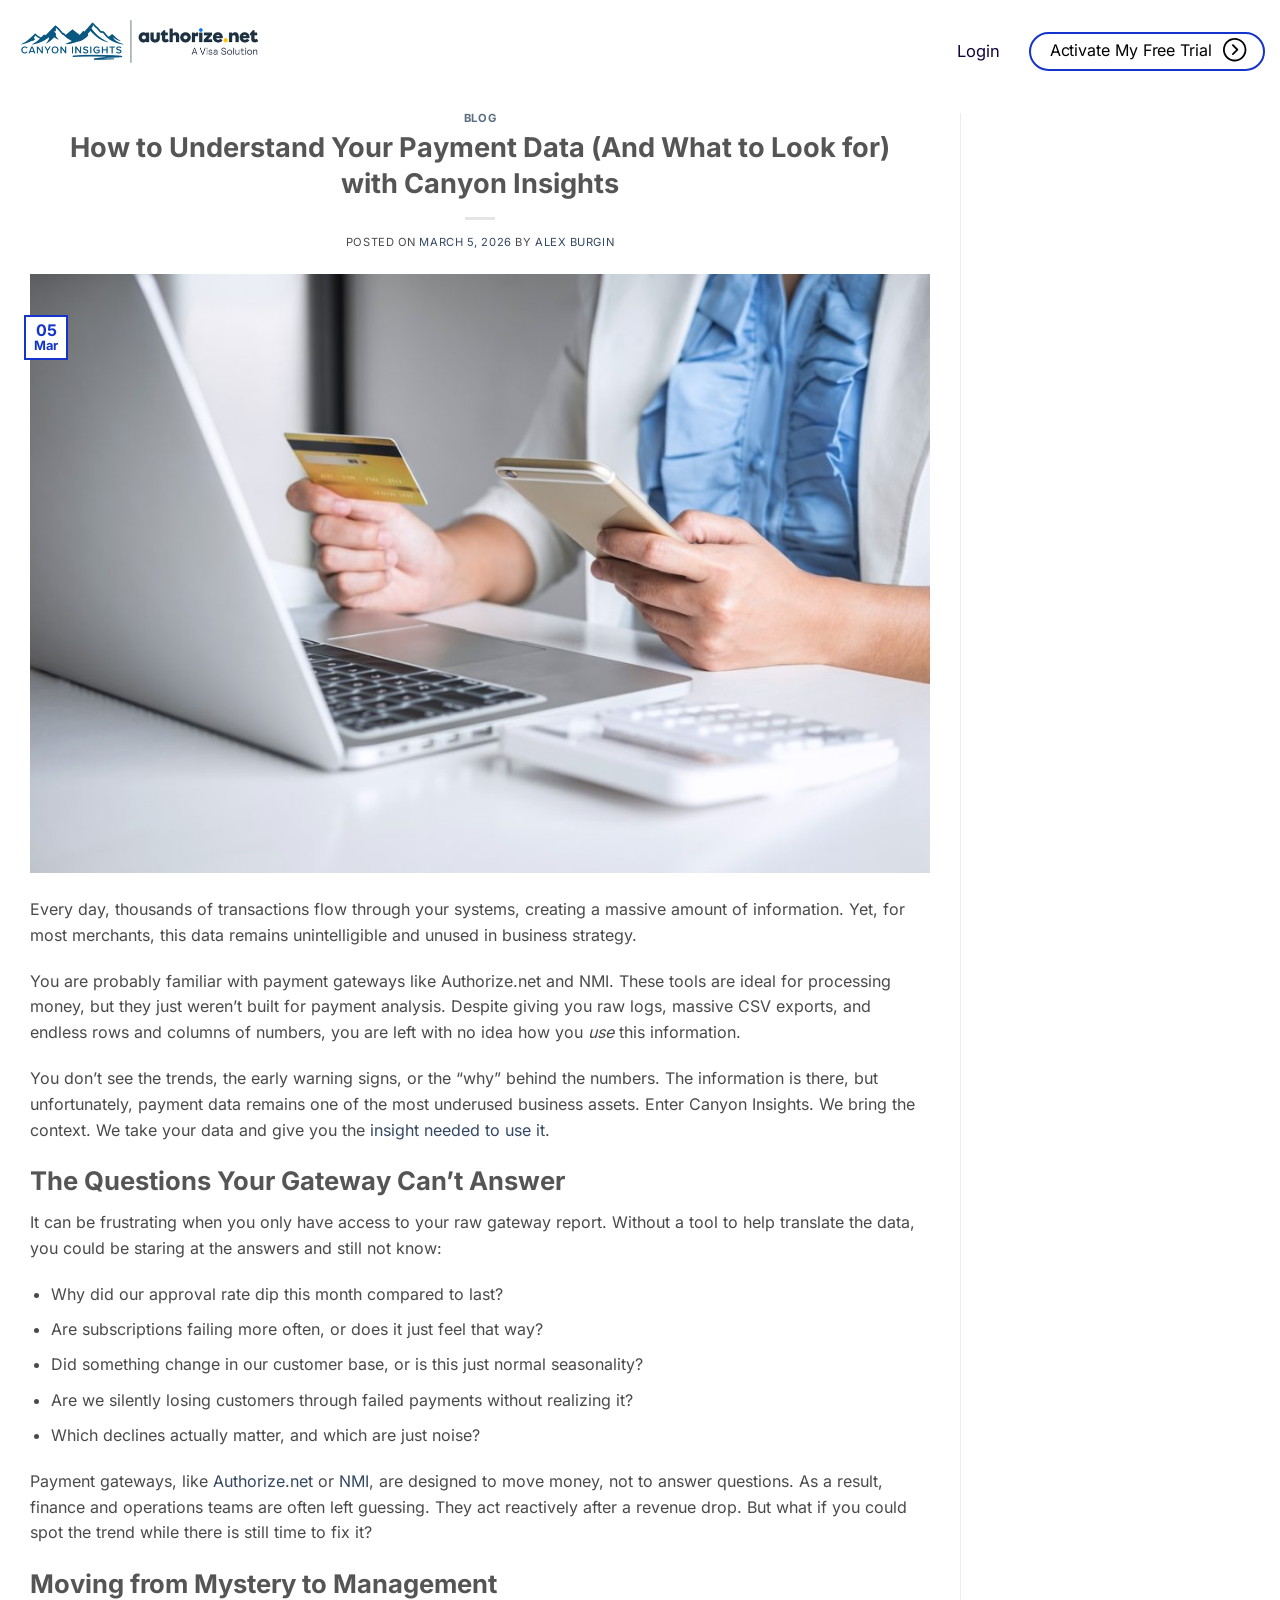
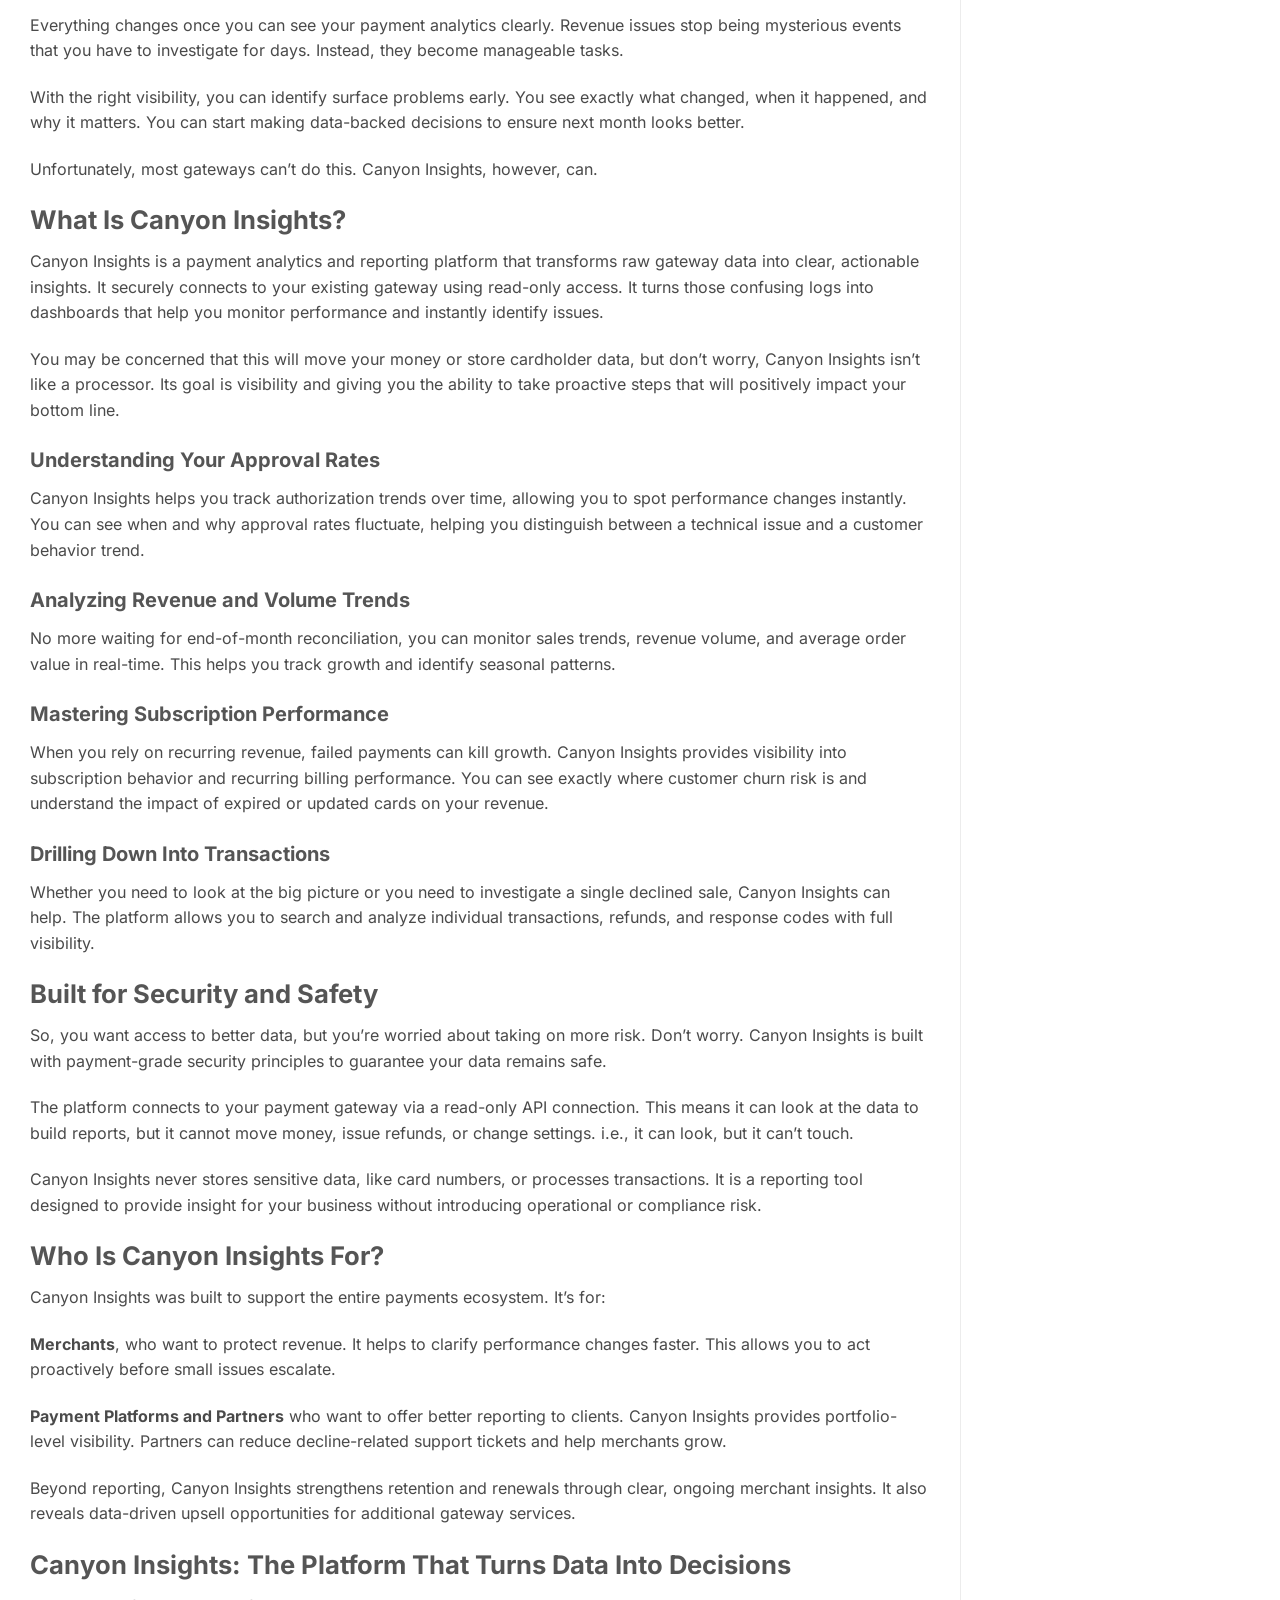
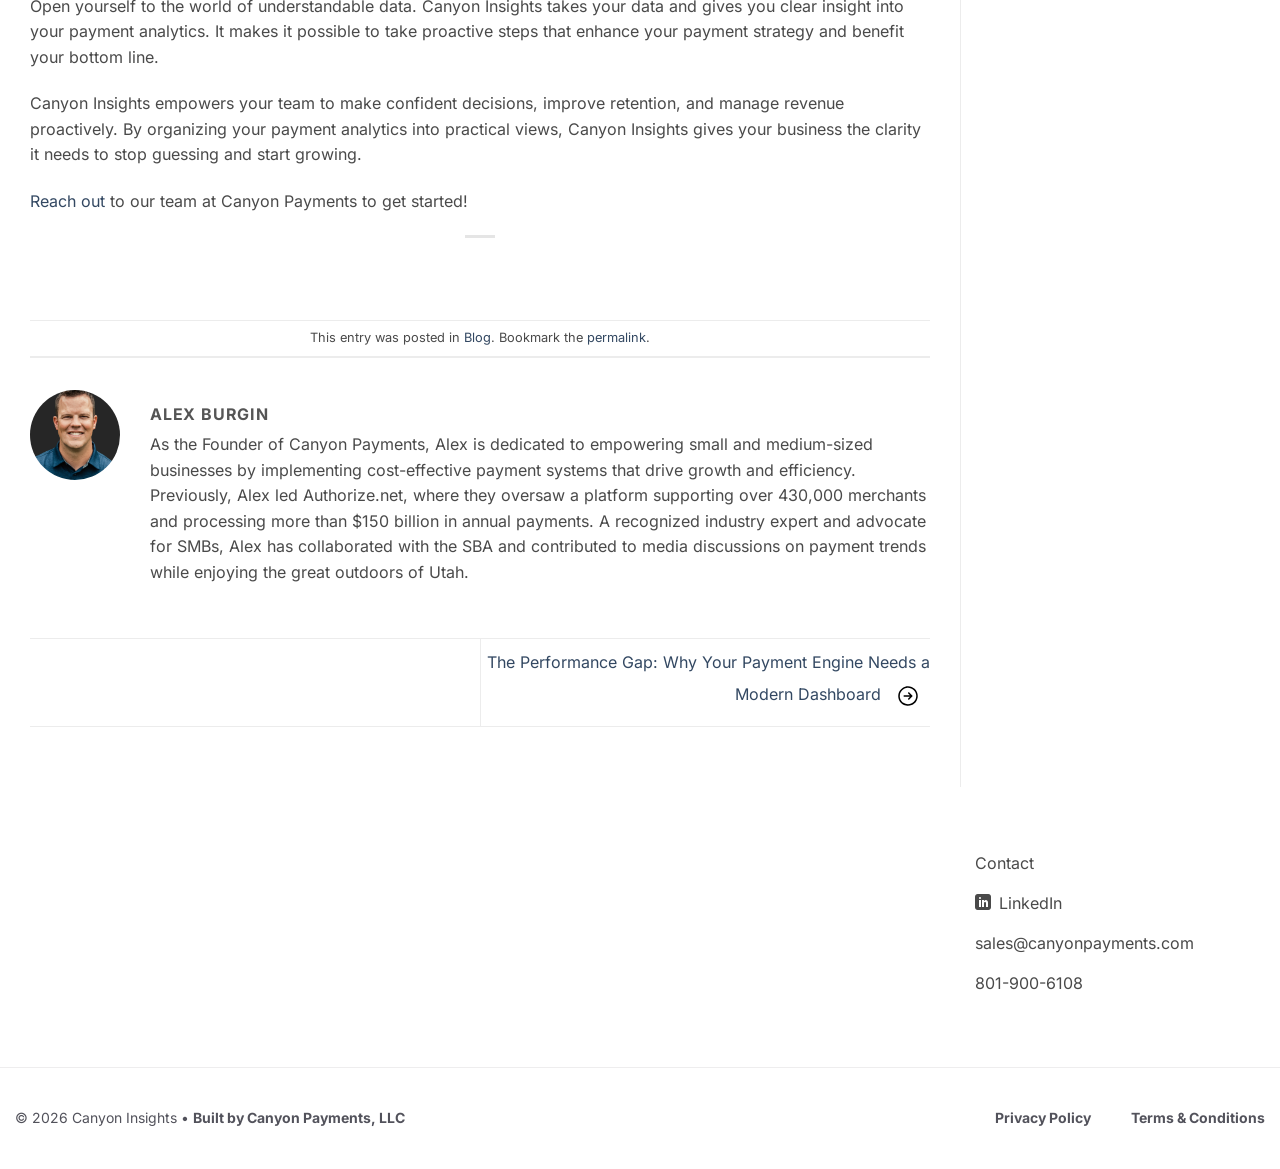
<file: how-to-understand-your-payment-data/index.html>
<!DOCTYPE html>
<html lang="en-US" class="loading-site no-js">
<head>
	<meta charset="UTF-8" />
	<meta property="og:site_name" content="Canyon Insights" />
	<meta property="og:title" content="Canyon Insights - Home" />
	<meta property="og:description" content="Your Payment Data. Real Insights" />
	<link rel="profile" href="http://gmpg.org/xfn/11" />
	<link rel="pingback" href="/xmlrpc.php" />

	<script>(function(html){html.className = html.className.replace(/\bno-js\b/,'js')})(document.documentElement);</script>
<meta name='robots' content='index, follow, max-image-preview:large, max-snippet:-1, max-video-preview:-1' />
<meta name="viewport" content="width=device-width, initial-scale=1" />
	<!-- This site is optimized with the Yoast SEO plugin v27.4 - https://yoast.com/product/yoast-seo-wordpress/ -->
	<title>How to Understand Your Payment Data (And What to Look for) with Canyon Insights - Authorize Canyon Insights</title>
	<link rel="canonical" href="https://awx.afh.mybluehost.me/website_a8115bc0/how-to-understand-your-payment-data/" />
	<meta property="og:locale" content="en_US" />
	<meta property="og:type" content="article" />
	<meta property="og:title" content="How to Understand Your Payment Data (And What to Look for) with Canyon Insights - Authorize Canyon Insights" />
	<meta property="og:description" content="Every day, thousands of transactions flow through your systems, creating a massive amount of information. Yet, for most merchants, this data remains unintelligible and unused in business strategy. You are probably familiar with payment gateways like Authorize.net and NMI. These tools are ideal for processing money, but they just weren&#8217;t built for payment analysis. Despite [...]" />
	<meta property="og:url" content="https://awx.afh.mybluehost.me/website_a8115bc0/how-to-understand-your-payment-data/" />
	<meta property="og:site_name" content="Authorize Canyon Insights" />
	<meta property="article:published_time" content="2026-03-05T14:00:52+00:00" />
	<meta property="article:modified_time" content="2026-04-23T18:02:17+00:00" />
	<meta property="og:image" content="https://awx.afh.mybluehost.me/website_a8115bc0/wp-content/uploads/2026/03/woman-looking-at-credit-card-and-making-payment-online.jpg" />
	<meta property="og:image:width" content="1280" />
	<meta property="og:image:height" content="853" />
	<meta property="og:image:type" content="image/jpeg" />
	<meta name="author" content="Alex Burgin" />
	<meta name="twitter:card" content="summary_large_image" />
	<meta name="twitter:label1" content="Written by" />
	<meta name="twitter:data1" content="Alex Burgin" />
	<meta name="twitter:label2" content="Est. reading time" />
	<meta name="twitter:data2" content="5 minutes" />
	<script type="application/ld+json" class="yoast-schema-graph">{"@context":"https:\/\/schema.org","@graph":[{"@type":"Article","@id":"https:\/\/awx.afh.mybluehost.me\/website_a8115bc0\/how-to-understand-your-payment-data\/#article","isPartOf":{"@id":"https:\/\/awx.afh.mybluehost.me\/website_a8115bc0\/how-to-understand-your-payment-data\/"},"author":{"name":"Alex Burgin","@id":"https:\/\/awx.afh.mybluehost.me\/website_a8115bc0\/#\/schema\/person\/17cca97730118bd9597b99b6a11eff7f"},"headline":"How to Understand Your Payment Data (And What to Look for) with Canyon Insights","datePublished":"2026-03-05T14:00:52+00:00","dateModified":"2026-04-23T18:02:17+00:00","mainEntityOfPage":{"@id":"https:\/\/awx.afh.mybluehost.me\/website_a8115bc0\/how-to-understand-your-payment-data\/"},"wordCount":928,"image":{"@id":"https:\/\/awx.afh.mybluehost.me\/website_a8115bc0\/how-to-understand-your-payment-data\/#primaryimage"},"thumbnailUrl":"\/wp-content\/uploads\/2026\/03\/woman-looking-at-credit-card-and-making-payment-online.jpg","articleSection":["Blog"],"inLanguage":"en-US"},{"@type":"WebPage","@id":"https:\/\/awx.afh.mybluehost.me\/website_a8115bc0\/how-to-understand-your-payment-data\/","url":"https:\/\/awx.afh.mybluehost.me\/website_a8115bc0\/how-to-understand-your-payment-data\/","name":"How to Understand Your Payment Data (And What to Look for) with Canyon Insights - Authorize Canyon Insights","isPartOf":{"@id":"https:\/\/awx.afh.mybluehost.me\/website_a8115bc0\/#website"},"primaryImageOfPage":{"@id":"https:\/\/awx.afh.mybluehost.me\/website_a8115bc0\/how-to-understand-your-payment-data\/#primaryimage"},"image":{"@id":"https:\/\/awx.afh.mybluehost.me\/website_a8115bc0\/how-to-understand-your-payment-data\/#primaryimage"},"thumbnailUrl":"\/wp-content\/uploads\/2026\/03\/woman-looking-at-credit-card-and-making-payment-online.jpg","datePublished":"2026-03-05T14:00:52+00:00","dateModified":"2026-04-23T18:02:17+00:00","author":{"@id":"https:\/\/awx.afh.mybluehost.me\/website_a8115bc0\/#\/schema\/person\/17cca97730118bd9597b99b6a11eff7f"},"breadcrumb":{"@id":"https:\/\/awx.afh.mybluehost.me\/website_a8115bc0\/how-to-understand-your-payment-data\/#breadcrumb"},"inLanguage":"en-US","potentialAction":[{"@type":"ReadAction","target":["https:\/\/awx.afh.mybluehost.me\/website_a8115bc0\/how-to-understand-your-payment-data\/"]}]},{"@type":"ImageObject","inLanguage":"en-US","@id":"https:\/\/awx.afh.mybluehost.me\/website_a8115bc0\/how-to-understand-your-payment-data\/#primaryimage","url":"\/wp-content\/uploads\/2026\/03\/woman-looking-at-credit-card-and-making-payment-online.jpg","contentUrl":"\/wp-content\/uploads\/2026\/03\/woman-looking-at-credit-card-and-making-payment-online.jpg","width":1280,"height":853,"caption":"woman looking at credit card and making payment online"},{"@type":"BreadcrumbList","@id":"https:\/\/awx.afh.mybluehost.me\/website_a8115bc0\/how-to-understand-your-payment-data\/#breadcrumb","itemListElement":[{"@type":"ListItem","position":1,"name":"Home","item":"\/"},{"@type":"ListItem","position":2,"name":"How to Understand Your Payment Data (And What to Look for) with Canyon Insights"}]},{"@type":"WebSite","@id":"https:\/\/awx.afh.mybluehost.me\/website_a8115bc0\/#website","url":"https:\/\/awx.afh.mybluehost.me\/website_a8115bc0\/","name":"Authorize Canyon Insights","description":"","potentialAction":[{"@type":"SearchAction","target":{"@type":"EntryPoint","urlTemplate":"https:\/\/awx.afh.mybluehost.me\/website_a8115bc0\/?s={search_term_string}"},"query-input":{"@type":"PropertyValueSpecification","valueRequired":true,"valueName":"search_term_string"}}],"inLanguage":"en-US"},{"@type":"Person","@id":"https:\/\/awx.afh.mybluehost.me\/website_a8115bc0\/#\/schema\/person\/17cca97730118bd9597b99b6a11eff7f","name":"Alex Burgin","image":{"@type":"ImageObject","inLanguage":"en-US","@id":"\/wp-content\/uploads\/2026\/04\/Alex-150x150.webp","url":"\/wp-content\/uploads\/2026\/04\/Alex-150x150.webp","contentUrl":"\/wp-content\/uploads\/2026\/04\/Alex-150x150.webp","caption":"Alex Burgin"},"description":"As the Founder of Canyon Payments, Alex is dedicated to empowering small and medium-sized businesses by implementing cost-effective payment systems that drive growth and efficiency. Previously, Alex led Authorize.net, where they oversaw a platform supporting over 430,000 merchants and processing more than $150 billion in annual payments. A recognized industry expert and advocate for SMBs, Alex has collaborated with the SBA and contributed to media discussions on payment trends while enjoying the great outdoors of Utah.","sameAs":["http:\/\/canyonpayments.com"],"url":"\/author\/alex-burgin\/"}]}</script>
	<!-- / Yoast SEO plugin. -->


<link rel='prefetch' href='/wp-content/themes/flatsome/assets/js/flatsome.js?ver=e2eddd6c228105dac048' />
<link rel='prefetch' href='/wp-content/themes/flatsome/assets/js/chunk.slider.js?ver=3.20.4' />
<link rel='prefetch' href='/wp-content/themes/flatsome/assets/js/chunk.popups.js?ver=3.20.4' />
<link rel='prefetch' href='/wp-content/themes/flatsome/assets/js/chunk.tooltips.js?ver=3.20.4' />
<link rel="alternate" type="application/rss+xml" title="Authorize Canyon Insights &raquo; Feed" href="/feed/" />
<link rel="alternate" type="application/rss+xml" title="Authorize Canyon Insights &raquo; Comments Feed" href="/comments/feed/" />
<link rel="alternate" title="oEmbed (JSON)" type="application/json+oembed" href="/wp-json/oembed/1.0/embed?url=https%3A%2F%2Fauthorizenet.canyoninsights.com%2Fhow-to-understand-your-payment-data%2F" />
<link rel="alternate" title="oEmbed (XML)" type="text/xml+oembed" href="/wp-json/oembed/1.0/embed?url=https%3A%2F%2Fauthorizenet.canyoninsights.com%2Fhow-to-understand-your-payment-data%2F&#038;format=xml" />
<style id="wp-img-auto-sizes-contain-inline-css">
img:is([sizes=auto i],[sizes^="auto," i]){contain-intrinsic-size:3000px 1500px}
/*# sourceURL=wp-img-auto-sizes-contain-inline-css */
</style>
<style id="wp-emoji-styles-inline-css">

	img.wp-smiley, img.emoji {
		display: inline !important;
		border: none !important;
		box-shadow: none !important;
		height: 1em !important;
		width: 1em !important;
		margin: 0 0.07em !important;
		vertical-align: -0.1em !important;
		background: none !important;
		padding: 0 !important;
	}
/*# sourceURL=wp-emoji-styles-inline-css */
</style>
<style id="wp-block-library-inline-css">
:root{--wp-block-synced-color:#7a00df;--wp-block-synced-color--rgb:122,0,223;--wp-bound-block-color:var(--wp-block-synced-color);--wp-editor-canvas-background:#ddd;--wp-admin-theme-color:#007cba;--wp-admin-theme-color--rgb:0,124,186;--wp-admin-theme-color-darker-10:#006ba1;--wp-admin-theme-color-darker-10--rgb:0,107,160.5;--wp-admin-theme-color-darker-20:#005a87;--wp-admin-theme-color-darker-20--rgb:0,90,135;--wp-admin-border-width-focus:2px}@media (min-resolution:192dpi){:root{--wp-admin-border-width-focus:1.5px}}.wp-element-button{cursor:pointer}:root .has-very-light-gray-background-color{background-color:#eee}:root .has-very-dark-gray-background-color{background-color:#313131}:root .has-very-light-gray-color{color:#eee}:root .has-very-dark-gray-color{color:#313131}:root .has-vivid-green-cyan-to-vivid-cyan-blue-gradient-background{background:linear-gradient(135deg,#00d084,#0693e3)}:root .has-purple-crush-gradient-background{background:linear-gradient(135deg,#34e2e4,#4721fb 50%,#ab1dfe)}:root .has-hazy-dawn-gradient-background{background:linear-gradient(135deg,#faaca8,#dad0ec)}:root .has-subdued-olive-gradient-background{background:linear-gradient(135deg,#fafae1,#67a671)}:root .has-atomic-cream-gradient-background{background:linear-gradient(135deg,#fdd79a,#004a59)}:root .has-nightshade-gradient-background{background:linear-gradient(135deg,#330968,#31cdcf)}:root .has-midnight-gradient-background{background:linear-gradient(135deg,#020381,#2874fc)}:root{--wp--preset--font-size--normal:16px;--wp--preset--font-size--huge:42px}.has-regular-font-size{font-size:1em}.has-larger-font-size{font-size:2.625em}.has-normal-font-size{font-size:var(--wp--preset--font-size--normal)}.has-huge-font-size{font-size:var(--wp--preset--font-size--huge)}:root .has-text-align-center{text-align:center}:root .has-text-align-left{text-align:left}:root .has-text-align-right{text-align:right}.has-fit-text{white-space:nowrap!important}#end-resizable-editor-section{display:none}.aligncenter{clear:both}.items-justified-left{justify-content:flex-start}.items-justified-center{justify-content:center}.items-justified-right{justify-content:flex-end}.items-justified-space-between{justify-content:space-between}.screen-reader-text{word-wrap:normal!important;border:0;clip-path:inset(50%);height:1px;margin:-1px;overflow:hidden;padding:0;position:absolute;width:1px;word-break:normal!important}.screen-reader-text:focus{background-color:#ddd;clip-path:none;color:#444;display:block;font-size:1em;height:auto;left:5px;line-height:normal;padding:15px 23px 14px;text-decoration:none;top:5px;width:auto;z-index:100000}html :where(.has-border-color){border-style:solid}html :where([style^=border-color],[style*=";border-color"],[style*="; border-color"]){border-style:solid}html :where([style^=border-top-color],[style*=";border-top-color"],[style*="; border-top-color"]){border-top-style:solid}html :where([style^=border-right-color],[style*=";border-right-color"],[style*="; border-right-color"]){border-right-style:solid}html :where([style^=border-bottom-color],[style*=";border-bottom-color"],[style*="; border-bottom-color"]){border-bottom-style:solid}html :where([style^=border-left-color],[style*=";border-left-color"],[style*="; border-left-color"]){border-left-style:solid}html :where([style^=border-width],[style*=";border-width"],[style*="; border-width"]){border-style:solid}html :where([style^=border-top-width],[style*=";border-top-width"],[style*="; border-top-width"]){border-top-style:solid}html :where([style^=border-right-width],[style*=";border-right-width"],[style*="; border-right-width"]){border-right-style:solid}html :where([style^=border-bottom-width],[style*=";border-bottom-width"],[style*="; border-bottom-width"]){border-bottom-style:solid}html :where([style^=border-left-width],[style*=";border-left-width"],[style*="; border-left-width"]){border-left-style:solid}html :where(img[class*=wp-image-]){height:auto;max-width:100%}:where(figure){margin:0 0 1em}html :where(.is-position-sticky){--wp-admin--admin-bar--position-offset:var(--wp-admin--admin-bar--height,0px)}@media screen and (max-width:600px){html :where(.is-position-sticky){--wp-admin--admin-bar--position-offset:0px}}

/*# sourceURL=/wp-includes/css/dist/block-library/common.min.css */
</style>

<style id="global-styles-inline-css">
:root{--wp--preset--aspect-ratio--square: 1;--wp--preset--aspect-ratio--4-3: 4/3;--wp--preset--aspect-ratio--3-4: 3/4;--wp--preset--aspect-ratio--3-2: 3/2;--wp--preset--aspect-ratio--2-3: 2/3;--wp--preset--aspect-ratio--16-9: 16/9;--wp--preset--aspect-ratio--9-16: 9/16;--wp--preset--color--black: #000000;--wp--preset--color--cyan-bluish-gray: #abb8c3;--wp--preset--color--white: #ffffff;--wp--preset--color--pale-pink: #f78da7;--wp--preset--color--vivid-red: #cf2e2e;--wp--preset--color--luminous-vivid-orange: #ff6900;--wp--preset--color--luminous-vivid-amber: #fcb900;--wp--preset--color--light-green-cyan: #7bdcb5;--wp--preset--color--vivid-green-cyan: #00d084;--wp--preset--color--pale-cyan-blue: #8ed1fc;--wp--preset--color--vivid-cyan-blue: #0693e3;--wp--preset--color--vivid-purple: #9b51e0;--wp--preset--color--primary: #1434cb;--wp--preset--color--secondary: #C05530;--wp--preset--color--success: #627D47;--wp--preset--color--alert: #b20000;--wp--preset--gradient--vivid-cyan-blue-to-vivid-purple: linear-gradient(135deg,rgb(6,147,227) 0%,rgb(155,81,224) 100%);--wp--preset--gradient--light-green-cyan-to-vivid-green-cyan: linear-gradient(135deg,rgb(122,220,180) 0%,rgb(0,208,130) 100%);--wp--preset--gradient--luminous-vivid-amber-to-luminous-vivid-orange: linear-gradient(135deg,rgb(252,185,0) 0%,rgb(255,105,0) 100%);--wp--preset--gradient--luminous-vivid-orange-to-vivid-red: linear-gradient(135deg,rgb(255,105,0) 0%,rgb(207,46,46) 100%);--wp--preset--gradient--very-light-gray-to-cyan-bluish-gray: linear-gradient(135deg,rgb(238,238,238) 0%,rgb(169,184,195) 100%);--wp--preset--gradient--cool-to-warm-spectrum: linear-gradient(135deg,rgb(74,234,220) 0%,rgb(151,120,209) 20%,rgb(207,42,186) 40%,rgb(238,44,130) 60%,rgb(251,105,98) 80%,rgb(254,248,76) 100%);--wp--preset--gradient--blush-light-purple: linear-gradient(135deg,rgb(255,206,236) 0%,rgb(152,150,240) 100%);--wp--preset--gradient--blush-bordeaux: linear-gradient(135deg,rgb(254,205,165) 0%,rgb(254,45,45) 50%,rgb(107,0,62) 100%);--wp--preset--gradient--luminous-dusk: linear-gradient(135deg,rgb(255,203,112) 0%,rgb(199,81,192) 50%,rgb(65,88,208) 100%);--wp--preset--gradient--pale-ocean: linear-gradient(135deg,rgb(255,245,203) 0%,rgb(182,227,212) 50%,rgb(51,167,181) 100%);--wp--preset--gradient--electric-grass: linear-gradient(135deg,rgb(202,248,128) 0%,rgb(113,206,126) 100%);--wp--preset--gradient--midnight: linear-gradient(135deg,rgb(2,3,129) 0%,rgb(40,116,252) 100%);--wp--preset--font-size--small: 13px;--wp--preset--font-size--medium: 20px;--wp--preset--font-size--large: 36px;--wp--preset--font-size--x-large: 42px;--wp--preset--spacing--20: 0.44rem;--wp--preset--spacing--30: 0.67rem;--wp--preset--spacing--40: 1rem;--wp--preset--spacing--50: 1.5rem;--wp--preset--spacing--60: 2.25rem;--wp--preset--spacing--70: 3.38rem;--wp--preset--spacing--80: 5.06rem;--wp--preset--shadow--natural: 6px 6px 9px rgba(0, 0, 0, 0.2);--wp--preset--shadow--deep: 12px 12px 50px rgba(0, 0, 0, 0.4);--wp--preset--shadow--sharp: 6px 6px 0px rgba(0, 0, 0, 0.2);--wp--preset--shadow--outlined: 6px 6px 0px -3px rgb(255, 255, 255), 6px 6px rgb(0, 0, 0);--wp--preset--shadow--crisp: 6px 6px 0px rgb(0, 0, 0);}.wp-block-button{--wp--preset--dimension--25: 25%;--wp--preset--dimension--50: 50%;--wp--preset--dimension--75: 75%;--wp--preset--dimension--100: 100%;}:where(body) { margin: 0; }.wp-site-blocks > .alignleft { float: left; margin-right: 2em; }.wp-site-blocks > .alignright { float: right; margin-left: 2em; }.wp-site-blocks > .aligncenter { justify-content: center; margin-left: auto; margin-right: auto; }:where(.is-layout-flex){gap: 0.5em;}:where(.is-layout-grid){gap: 0.5em;}.is-layout-flow > .alignleft{float: left;margin-inline-start: 0;margin-inline-end: 2em;}.is-layout-flow > .alignright{float: right;margin-inline-start: 2em;margin-inline-end: 0;}.is-layout-flow > .aligncenter{margin-left: auto !important;margin-right: auto !important;}.is-layout-constrained > .alignleft{float: left;margin-inline-start: 0;margin-inline-end: 2em;}.is-layout-constrained > .alignright{float: right;margin-inline-start: 2em;margin-inline-end: 0;}.is-layout-constrained > .aligncenter{margin-left: auto !important;margin-right: auto !important;}.is-layout-constrained > :where(:not(.alignleft):not(.alignright):not(.alignfull)){margin-left: auto !important;margin-right: auto !important;}body .is-layout-flex{display: flex;}.is-layout-flex{flex-wrap: wrap;align-items: center;}.is-layout-flex > :is(*, div){margin: 0;}body .is-layout-grid{display: grid;}.is-layout-grid > :is(*, div){margin: 0;}body{padding-top: 0px;padding-right: 0px;padding-bottom: 0px;padding-left: 0px;}a:where(:not(.wp-element-button)){text-decoration: none;}:root :where(.wp-element-button, .wp-block-button__link){background-color: #32373c;border-width: 0;color: #fff;font-family: inherit;font-size: inherit;font-style: inherit;font-weight: inherit;letter-spacing: inherit;line-height: inherit;padding-top: calc(0.667em + 2px);padding-right: calc(1.333em + 2px);padding-bottom: calc(0.667em + 2px);padding-left: calc(1.333em + 2px);text-decoration: none;text-transform: inherit;}.has-black-color{color: var(--wp--preset--color--black) !important;}.has-cyan-bluish-gray-color{color: var(--wp--preset--color--cyan-bluish-gray) !important;}.has-white-color{color: var(--wp--preset--color--white) !important;}.has-pale-pink-color{color: var(--wp--preset--color--pale-pink) !important;}.has-vivid-red-color{color: var(--wp--preset--color--vivid-red) !important;}.has-luminous-vivid-orange-color{color: var(--wp--preset--color--luminous-vivid-orange) !important;}.has-luminous-vivid-amber-color{color: var(--wp--preset--color--luminous-vivid-amber) !important;}.has-light-green-cyan-color{color: var(--wp--preset--color--light-green-cyan) !important;}.has-vivid-green-cyan-color{color: var(--wp--preset--color--vivid-green-cyan) !important;}.has-pale-cyan-blue-color{color: var(--wp--preset--color--pale-cyan-blue) !important;}.has-vivid-cyan-blue-color{color: var(--wp--preset--color--vivid-cyan-blue) !important;}.has-vivid-purple-color{color: var(--wp--preset--color--vivid-purple) !important;}.has-primary-color{color: var(--wp--preset--color--primary) !important;}.has-secondary-color{color: var(--wp--preset--color--secondary) !important;}.has-success-color{color: var(--wp--preset--color--success) !important;}.has-alert-color{color: var(--wp--preset--color--alert) !important;}.has-black-background-color{background-color: var(--wp--preset--color--black) !important;}.has-cyan-bluish-gray-background-color{background-color: var(--wp--preset--color--cyan-bluish-gray) !important;}.has-white-background-color{background-color: var(--wp--preset--color--white) !important;}.has-pale-pink-background-color{background-color: var(--wp--preset--color--pale-pink) !important;}.has-vivid-red-background-color{background-color: var(--wp--preset--color--vivid-red) !important;}.has-luminous-vivid-orange-background-color{background-color: var(--wp--preset--color--luminous-vivid-orange) !important;}.has-luminous-vivid-amber-background-color{background-color: var(--wp--preset--color--luminous-vivid-amber) !important;}.has-light-green-cyan-background-color{background-color: var(--wp--preset--color--light-green-cyan) !important;}.has-vivid-green-cyan-background-color{background-color: var(--wp--preset--color--vivid-green-cyan) !important;}.has-pale-cyan-blue-background-color{background-color: var(--wp--preset--color--pale-cyan-blue) !important;}.has-vivid-cyan-blue-background-color{background-color: var(--wp--preset--color--vivid-cyan-blue) !important;}.has-vivid-purple-background-color{background-color: var(--wp--preset--color--vivid-purple) !important;}.has-primary-background-color{background-color: var(--wp--preset--color--primary) !important;}.has-secondary-background-color{background-color: var(--wp--preset--color--secondary) !important;}.has-success-background-color{background-color: var(--wp--preset--color--success) !important;}.has-alert-background-color{background-color: var(--wp--preset--color--alert) !important;}.has-black-border-color{border-color: var(--wp--preset--color--black) !important;}.has-cyan-bluish-gray-border-color{border-color: var(--wp--preset--color--cyan-bluish-gray) !important;}.has-white-border-color{border-color: var(--wp--preset--color--white) !important;}.has-pale-pink-border-color{border-color: var(--wp--preset--color--pale-pink) !important;}.has-vivid-red-border-color{border-color: var(--wp--preset--color--vivid-red) !important;}.has-luminous-vivid-orange-border-color{border-color: var(--wp--preset--color--luminous-vivid-orange) !important;}.has-luminous-vivid-amber-border-color{border-color: var(--wp--preset--color--luminous-vivid-amber) !important;}.has-light-green-cyan-border-color{border-color: var(--wp--preset--color--light-green-cyan) !important;}.has-vivid-green-cyan-border-color{border-color: var(--wp--preset--color--vivid-green-cyan) !important;}.has-pale-cyan-blue-border-color{border-color: var(--wp--preset--color--pale-cyan-blue) !important;}.has-vivid-cyan-blue-border-color{border-color: var(--wp--preset--color--vivid-cyan-blue) !important;}.has-vivid-purple-border-color{border-color: var(--wp--preset--color--vivid-purple) !important;}.has-primary-border-color{border-color: var(--wp--preset--color--primary) !important;}.has-secondary-border-color{border-color: var(--wp--preset--color--secondary) !important;}.has-success-border-color{border-color: var(--wp--preset--color--success) !important;}.has-alert-border-color{border-color: var(--wp--preset--color--alert) !important;}.has-vivid-cyan-blue-to-vivid-purple-gradient-background{background: var(--wp--preset--gradient--vivid-cyan-blue-to-vivid-purple) !important;}.has-light-green-cyan-to-vivid-green-cyan-gradient-background{background: var(--wp--preset--gradient--light-green-cyan-to-vivid-green-cyan) !important;}.has-luminous-vivid-amber-to-luminous-vivid-orange-gradient-background{background: var(--wp--preset--gradient--luminous-vivid-amber-to-luminous-vivid-orange) !important;}.has-luminous-vivid-orange-to-vivid-red-gradient-background{background: var(--wp--preset--gradient--luminous-vivid-orange-to-vivid-red) !important;}.has-very-light-gray-to-cyan-bluish-gray-gradient-background{background: var(--wp--preset--gradient--very-light-gray-to-cyan-bluish-gray) !important;}.has-cool-to-warm-spectrum-gradient-background{background: var(--wp--preset--gradient--cool-to-warm-spectrum) !important;}.has-blush-light-purple-gradient-background{background: var(--wp--preset--gradient--blush-light-purple) !important;}.has-blush-bordeaux-gradient-background{background: var(--wp--preset--gradient--blush-bordeaux) !important;}.has-luminous-dusk-gradient-background{background: var(--wp--preset--gradient--luminous-dusk) !important;}.has-pale-ocean-gradient-background{background: var(--wp--preset--gradient--pale-ocean) !important;}.has-electric-grass-gradient-background{background: var(--wp--preset--gradient--electric-grass) !important;}.has-midnight-gradient-background{background: var(--wp--preset--gradient--midnight) !important;}.has-small-font-size{font-size: var(--wp--preset--font-size--small) !important;}.has-medium-font-size{font-size: var(--wp--preset--font-size--medium) !important;}.has-large-font-size{font-size: var(--wp--preset--font-size--large) !important;}.has-x-large-font-size{font-size: var(--wp--preset--font-size--x-large) !important;}
/*# sourceURL=global-styles-inline-css */
</style>

<link rel='stylesheet' id='contact-form-7-css' href='/wp-content/plugins/contact-form-7/includes/css/styles.css?ver=6.2.2' media='all' />
<link rel='stylesheet' id='flatsome-main-css' href='/wp-content/themes/flatsome/assets/css/flatsome.css?ver=3.20.4' media='all' />
<style id="flatsome-main-inline-css">
@font-face {
				font-family: "fl-icons";
				font-display: block;
				src: url(/wp-content/themes/flatsome/assets/css/icons/fl-icons.eot?v=3.20.4);
				src:
					url(/wp-content/themes/flatsome/assets/css/icons/fl-icons.eot#iefix?v=3.20.4) format("embedded-opentype"),
					url(/wp-content/themes/flatsome/assets/css/icons/fl-icons.woff2?v=3.20.4) format("woff2"),
					url(/wp-content/themes/flatsome/assets/css/icons/fl-icons.ttf?v=3.20.4) format("truetype"),
					url(/wp-content/themes/flatsome/assets/css/icons/fl-icons.woff?v=3.20.4) format("woff"),
					url(/wp-content/themes/flatsome/assets/css/icons/fl-icons.svg?v=3.20.4#fl-icons) format("svg");
			}
/*# sourceURL=flatsome-main-inline-css */
</style>
<link rel='stylesheet' id='flatsome-style-css' href='/wp-content/themes/flatsome-child/style.css?ver=3.2' media='all' />
<script id="jquery-core-js" src="/wp-includes/js/jquery/jquery.min.js?ver=3.7.1"></script>
<script id="jquery-migrate-js" src="/wp-includes/js/jquery/jquery-migrate.min.js?ver=3.4.1"></script>
<link rel="https://api.w.org/" href="/wp-json/" /><link rel="alternate" title="JSON" type="application/json" href="/wp-json/wp/v2/posts/1690" /><link rel="EditURI" type="application/rsd+xml" title="RSD" href="/xmlrpc.php?rsd" />
<meta name="generator" content="WordPress 7.1.3" />
<link rel='shortlink' href='/?p=1690' />
<style>
.footer-secondary.pull-right {
	text-align: end;
}
.copyright-footer img{
width: 200px; }
.absolute-footer .container{
	 display: block;
}
</style><!-- Google Tag Manager -->
<script>(function(w,d,s,l,i){w[l]=w[l]||[];w[l].push({'gtm.start':
new Date().getTime(),event:'gtm.js'});var f=d.getElementsByTagName(s)[0],
j=d.createElement(s),dl=l!='dataLayer'?'&l='+l:'';j.async=true;j.src=
'https://www.googletagmanager.com/gtm.js?id='+i+dl;f.parentNode.insertBefore(j,f);
})(window,document,'script','dataLayer','GTM-WSVLZ2HT');</script>
<!-- End Google Tag Manager --><link rel="icon" href="/wp-content/uploads/2026/03/cropped-new-favicon-scaled-1-32x32.png" sizes="32x32" />
<link rel="icon" href="/wp-content/uploads/2026/03/cropped-new-favicon-scaled-1-192x192.png" sizes="192x192" />
<link rel="apple-touch-icon" href="/wp-content/uploads/2026/03/cropped-new-favicon-scaled-1-180x180.png" />
<meta name="msapplication-TileImage" content="/wp-content/uploads/2026/03/cropped-new-favicon-scaled-1-270x270.png" />
<style id="custom-css" type="text/css">:root {--primary-color: #1434cb;--fs-color-primary: #1434cb;--fs-color-secondary: #C05530;--fs-color-success: #627D47;--fs-color-alert: #b20000;--fs-color-base: #4a4a4a;--fs-experimental-link-color: #334862;--fs-experimental-link-color-hover: #111;}.tooltipster-base {--tooltip-color: #fff;--tooltip-bg-color: #000;}.off-canvas-right .mfp-content, .off-canvas-left .mfp-content {--drawer-width: 300px;}.container-width, .full-width .ubermenu-nav, .container, .row{max-width: 1500px}.row.row-collapse{max-width: 1470px}.row.row-small{max-width: 1492.5px}.row.row-large{max-width: 1530px}.header-main{height: 83px}#logo img{max-height: 83px}#logo{width:320px;}#logo img{padding:20px 0;}.header-bottom{min-height: 10px}.header-top{min-height: 20px}.transparent .header-main{height: 30px}.transparent #logo img{max-height: 30px}.has-transparent + .page-title:first-of-type,.has-transparent + #main > .page-title,.has-transparent + #main > div > .page-title,.has-transparent + #main .page-header-wrapper:first-of-type .page-title{padding-top: 30px;}.header.show-on-scroll,.stuck .header-main{height:70px!important}.stuck #logo img{max-height: 70px!important}.search-form{ width: 100%;}.header-bg-color {background-color: rgba(255,255,255,0.9)}.header-bottom {background-color: #f1f1f1}.top-bar-nav > li > a{line-height: 50px }.header-main .nav > li > a{line-height: 16px }.header-wrapper:not(.stuck) .header-main .header-nav{margin-top: 20px }.stuck .header-main .nav > li > a{line-height: 50px }.header-bottom-nav > li > a{line-height: 16px }@media (max-width: 549px) {.header-main{height: 70px}#logo img{max-height: 70px}}@media screen and (max-width: 549px){body{font-size: 100%;}}body{font-family: Inter, sans-serif;}body {font-weight: 400;font-style: normal;}.nav > li > a {font-family: Inter, sans-serif;}.mobile-sidebar-levels-2 .nav > li > ul > li > a {font-family: Inter, sans-serif;}.nav > li > a,.mobile-sidebar-levels-2 .nav > li > ul > li > a {font-weight: 700;font-style: normal;}h1,h2,h3,h4,h5,h6,.heading-font, .off-canvas-center .nav-sidebar.nav-vertical > li > a{font-family: Inter, sans-serif;}h1,h2,h3,h4,h5,h6,.heading-font,.banner h1,.banner h2 {font-weight: 700;font-style: normal;}.alt-font{font-family: Inter, sans-serif;}.alt-font {font-weight: 400!important;font-style: normal!important;}button,.button{text-transform: none;}.header:not(.transparent) .header-nav-main.nav > li > a:hover,.header:not(.transparent) .header-nav-main.nav > li.active > a,.header:not(.transparent) .header-nav-main.nav > li.current > a,.header:not(.transparent) .header-nav-main.nav > li > a.active,.header:not(.transparent) .header-nav-main.nav > li > a.current{color: #1434cb;}.header-nav-main.nav-line-bottom > li > a:before,.header-nav-main.nav-line-grow > li > a:before,.header-nav-main.nav-line > li > a:before,.header-nav-main.nav-box > li > a:hover,.header-nav-main.nav-box > li.active > a,.header-nav-main.nav-pills > li > a:hover,.header-nav-main.nav-pills > li.active > a{color:#FFF!important;background-color: #1434cb;}.footer-1{background-color: #ffffff}.footer-2{background-color: #ffffff}.header-vertical-menu__opener {width: 500px}.nav-vertical-fly-out > li + li {border-top-width: 1px; border-top-style: solid;}.label-new.menu-item > a:after{content:"New";}.label-hot.menu-item > a:after{content:"Hot";}.label-sale.menu-item > a:after{content:"Sale";}.label-popular.menu-item > a:after{content:"Popular";}</style><style id="wp-custom-css">
.hero-start h1 {
    font-size: 48px;
}
.hero-start h1 span{
	color: #fFC400 !important;
}
.logo_banner {
	padding-left: 20px;
	padding-right: 20px;
}

.home-banner {
    height: 950px !important;
}
.home-banner .lg-y55 {
    bottom: 5%;
}


    .page-id-1995 header{
        display: none !important;
    }
    .header-start-section{
        position: absolute;
    }











.home-banner .imagr-container {
    height: 120px !important;
}
.features-list ul {
	display: flex !important;
    gap: 28px;
    align-items: center;
    padding-top: 12px;
    color: #6B6E70;
    margin: 0 auto;
    justify-content: center;
}


.icon-flickr::before {
background-size: contain;
}

.imgr-card{
box-shadow: 1px 1px 11px 0 rgba(0, 0, 0, 0.14);
	border-radius: 16px;
}

.title-tag p {
    color: #1434CB !important; 
}
.title-tag p:hover {
    color: #1434CB !important;
}

.features-list ul li {
    list-style: none;
    position: relative;
    padding-left: 20px;
}

.features-list ul li::before {
    content: "";
    position: absolute;
    left: -5px;
    top: 2px;
    width: 18px;
    height: 18px;
    /*background: url("data:image/svg+xml,%3Csvg xmlns='http://www.w3.org/2000/svg' viewBox='0 0 24 24'%3E%3Cpolyline fill='none' points='3.7 14.3 9.6 19 20.3 5' stroke='%2303a300' stroke-width='2' stroke-linecap='round' stroke-linejoin='round'/%3E%3C/svg%3E") no-repeat center center;*/
	background: url("data:image/svg+xml,%3Csvg xmlns='http://www.w3.org/2000/svg' viewBox='0 0 24 24'%3E%3Cpolyline fill='none' points='3.7 14.3 9.6 19 20.3 5' stroke='%231434cb' stroke-width='2' stroke-linecap='round' stroke-linejoin='round'/%3E%3C/svg%3E") no-repeat center center;
    background-size: contain;
}




@media screen and (max-width: 768px) {
	.image_space_banner {
			padding-top: 30px;
	}
	.item {
		width: 160px;
		margin: auto;
	}
	.process-liner-wid .medium-3 {
		 max-width: 32%;
	}
	.logo_banner .has-hover {
			width: auto !important;
	}
	.home-banner {
    height: 716px !important;
}
	.features-list ul {
	display: flex !important;
   flex-direction: column;
		gap: 0px;
}


}
.card-gifs img{
	height: 400px;
	object-fit: contain;
}
@media screen and (max-width: 575px) {
	.image-dashboard {
		margin: auto !important;
	}
	.blue_card_box > .col-inner {
			margin: 16px 0 !important;
			left: 0;
			padding: 0 27px;
	}
	.logo_banner .has-hover {
			margin: auto;
	}
	.card-gifs img {
    height: 260px;
    object-fit: contain;
}
}



@media screen and (max-width: 550px) {
	.home-banner .imagr-container {
    height: 290px !important;
}

	
	.hero-start .buttom-copy {
    padding: 10px 0px;
    font-size: 12px;
}
	.lowercase span {
    font-size: 10px;
}
}


@media screen and (max-width: 3740px) {
    
	.dashb-bullets ul li {
    font-size: 10px;
  
}
	.text-center .button:first-of-type {
    margin-left: 0!important;
    margin: 0px  !important;
}
}


</style>
<style id="kirki-inline-styles">/* cyrillic-ext */
@font-face {
  font-family: 'Inter';
  font-style: normal;
  font-weight: 400;
  font-display: swap;
  src: url(/wp-content/fonts/inter/UcC73FwrK3iLTeHuS_nVMrMxCp50SjIa2JL7SUc.woff2) format('woff2');
  unicode-range: U+0460-052F, U+1C80-1C8A, U+20B4, U+2DE0-2DFF, U+A640-A69F, U+FE2E-FE2F;
}
/* cyrillic */
@font-face {
  font-family: 'Inter';
  font-style: normal;
  font-weight: 400;
  font-display: swap;
  src: url(/wp-content/fonts/inter/UcC73FwrK3iLTeHuS_nVMrMxCp50SjIa0ZL7SUc.woff2) format('woff2');
  unicode-range: U+0301, U+0400-045F, U+0490-0491, U+04B0-04B1, U+2116;
}
/* greek-ext */
@font-face {
  font-family: 'Inter';
  font-style: normal;
  font-weight: 400;
  font-display: swap;
  src: url(/wp-content/fonts/inter/UcC73FwrK3iLTeHuS_nVMrMxCp50SjIa2ZL7SUc.woff2) format('woff2');
  unicode-range: U+1F00-1FFF;
}
/* greek */
@font-face {
  font-family: 'Inter';
  font-style: normal;
  font-weight: 400;
  font-display: swap;
  src: url(/wp-content/fonts/inter/UcC73FwrK3iLTeHuS_nVMrMxCp50SjIa1pL7SUc.woff2) format('woff2');
  unicode-range: U+0370-0377, U+037A-037F, U+0384-038A, U+038C, U+038E-03A1, U+03A3-03FF;
}
/* vietnamese */
@font-face {
  font-family: 'Inter';
  font-style: normal;
  font-weight: 400;
  font-display: swap;
  src: url(/wp-content/fonts/inter/UcC73FwrK3iLTeHuS_nVMrMxCp50SjIa2pL7SUc.woff2) format('woff2');
  unicode-range: U+0102-0103, U+0110-0111, U+0128-0129, U+0168-0169, U+01A0-01A1, U+01AF-01B0, U+0300-0301, U+0303-0304, U+0308-0309, U+0323, U+0329, U+1EA0-1EF9, U+20AB;
}
/* latin-ext */
@font-face {
  font-family: 'Inter';
  font-style: normal;
  font-weight: 400;
  font-display: swap;
  src: url(/wp-content/fonts/inter/UcC73FwrK3iLTeHuS_nVMrMxCp50SjIa25L7SUc.woff2) format('woff2');
  unicode-range: U+0100-02BA, U+02BD-02C5, U+02C7-02CC, U+02CE-02D7, U+02DD-02FF, U+0304, U+0308, U+0329, U+1D00-1DBF, U+1E00-1E9F, U+1EF2-1EFF, U+2020, U+20A0-20AB, U+20AD-20C4, U+2113, U+2C60-2C7F, U+A720-A7FF;
}
/* latin */
@font-face {
  font-family: 'Inter';
  font-style: normal;
  font-weight: 400;
  font-display: swap;
  src: url(/wp-content/fonts/inter/UcC73FwrK3iLTeHuS_nVMrMxCp50SjIa1ZL7.woff2) format('woff2');
  unicode-range: U+0000-00FF, U+0131, U+0152-0153, U+02BB-02BC, U+02C6, U+02DA, U+02DC, U+0304, U+0308, U+0329, U+2000-206F, U+20AC, U+2122, U+2191, U+2193, U+2212, U+2215, U+FEFF, U+FFFD;
}
/* cyrillic-ext */
@font-face {
  font-family: 'Inter';
  font-style: normal;
  font-weight: 700;
  font-display: swap;
  src: url(/wp-content/fonts/inter/UcC73FwrK3iLTeHuS_nVMrMxCp50SjIa2JL7SUc.woff2) format('woff2');
  unicode-range: U+0460-052F, U+1C80-1C8A, U+20B4, U+2DE0-2DFF, U+A640-A69F, U+FE2E-FE2F;
}
/* cyrillic */
@font-face {
  font-family: 'Inter';
  font-style: normal;
  font-weight: 700;
  font-display: swap;
  src: url(/wp-content/fonts/inter/UcC73FwrK3iLTeHuS_nVMrMxCp50SjIa0ZL7SUc.woff2) format('woff2');
  unicode-range: U+0301, U+0400-045F, U+0490-0491, U+04B0-04B1, U+2116;
}
/* greek-ext */
@font-face {
  font-family: 'Inter';
  font-style: normal;
  font-weight: 700;
  font-display: swap;
  src: url(/wp-content/fonts/inter/UcC73FwrK3iLTeHuS_nVMrMxCp50SjIa2ZL7SUc.woff2) format('woff2');
  unicode-range: U+1F00-1FFF;
}
/* greek */
@font-face {
  font-family: 'Inter';
  font-style: normal;
  font-weight: 700;
  font-display: swap;
  src: url(/wp-content/fonts/inter/UcC73FwrK3iLTeHuS_nVMrMxCp50SjIa1pL7SUc.woff2) format('woff2');
  unicode-range: U+0370-0377, U+037A-037F, U+0384-038A, U+038C, U+038E-03A1, U+03A3-03FF;
}
/* vietnamese */
@font-face {
  font-family: 'Inter';
  font-style: normal;
  font-weight: 700;
  font-display: swap;
  src: url(/wp-content/fonts/inter/UcC73FwrK3iLTeHuS_nVMrMxCp50SjIa2pL7SUc.woff2) format('woff2');
  unicode-range: U+0102-0103, U+0110-0111, U+0128-0129, U+0168-0169, U+01A0-01A1, U+01AF-01B0, U+0300-0301, U+0303-0304, U+0308-0309, U+0323, U+0329, U+1EA0-1EF9, U+20AB;
}
/* latin-ext */
@font-face {
  font-family: 'Inter';
  font-style: normal;
  font-weight: 700;
  font-display: swap;
  src: url(/wp-content/fonts/inter/UcC73FwrK3iLTeHuS_nVMrMxCp50SjIa25L7SUc.woff2) format('woff2');
  unicode-range: U+0100-02BA, U+02BD-02C5, U+02C7-02CC, U+02CE-02D7, U+02DD-02FF, U+0304, U+0308, U+0329, U+1D00-1DBF, U+1E00-1E9F, U+1EF2-1EFF, U+2020, U+20A0-20AB, U+20AD-20C4, U+2113, U+2C60-2C7F, U+A720-A7FF;
}
/* latin */
@font-face {
  font-family: 'Inter';
  font-style: normal;
  font-weight: 700;
  font-display: swap;
  src: url(/wp-content/fonts/inter/UcC73FwrK3iLTeHuS_nVMrMxCp50SjIa1ZL7.woff2) format('woff2');
  unicode-range: U+0000-00FF, U+0131, U+0152-0153, U+02BB-02BC, U+02C6, U+02DA, U+02DC, U+0304, U+0308, U+0329, U+2000-206F, U+20AC, U+2122, U+2191, U+2193, U+2212, U+2215, U+FEFF, U+FFFD;
}</style></head>

<body class="wp-singular post-template-default single single-post postid-1690 single-format-standard wp-theme-flatsome wp-child-theme-flatsome-child lightbox nav-dropdown-has-arrow nav-dropdown-has-shadow nav-dropdown-has-border">

<!-- Google Tag Manager (noscript) -->
<noscript><iframe src="https://www.googletagmanager.com/ns.html?id=GTM-WSVLZ2HT"
height="0" width="0" style="display:none;visibility:hidden"></iframe></noscript>
<!-- End Google Tag Manager (noscript) -->
<a class="skip-link screen-reader-text" href="#main">Skip to content</a>

<div id="wrapper">

	
	<header id="header" class="header has-sticky sticky-jump">
		<div class="header-wrapper">
			<div id="masthead" class="header-main ">
      <div class="header-inner flex-row container logo-left medium-logo-left" role="navigation">

          <!-- Logo -->
          <div id="logo" class="flex-col logo">
            
<!-- Header logo -->
<a href="/" title="Authorize Canyon Insights" rel="home">
		<img width="1020" height="170" src="/wp-content/uploads/2026/09/Aznet-logfo-1-1024x171.png" class="header_logo header-logo" alt="Authorize Canyon Insights"/><img  width="1020" height="170" src="/wp-content/uploads/2026/09/Aznet-logfo-1-1024x171.png" class="header-logo-dark" alt="Authorize Canyon Insights"/></a>
          </div>

          <!-- Mobile Left Elements -->
          <div class="flex-col show-for-medium flex-left">
            <ul class="mobile-nav nav nav-left ">
              <li class="nav-icon has-icon">
			<a href="#" class="is-small" data-open="#main-menu" data-pos="right" data-bg="main-menu-overlay" role="button" aria-label="Menu" aria-controls="main-menu" aria-expanded="false" aria-haspopup="dialog" data-flatsome-role-button>
			<i class="icon-menu" aria-hidden="true"></i>					</a>
	</li>
            </ul>
          </div>

          <!-- Left Elements -->
          <div class="flex-col hide-for-medium flex-left
            flex-grow">
            <ul class="header-nav header-nav-main nav nav-left  nav-spacing-xlarge" >
                          </ul>
          </div>

          <!-- Right Elements -->
          <div class="flex-col hide-for-medium flex-right">
            <ul class="header-nav header-nav-main nav nav-right  nav-spacing-xlarge">
              <li class="html header-button-1">
	<div class="header-button">
		<a href="http://authorizenetapp.canyoninsights.com/login?source=authorize.net&#038;ref=authnet-trial-9f3a2b1c" target="_blank" class="button primary is-link is-large lowercase" rel="noopener" style="border-radius:99px;">
		<span>Login</span>
	</a>
	</div>
</li>
<li class="html header-button-2">
	<div class="header-button">
		<a href="https://authorizenetapp.canyoninsights.com/register?source=authorize.net&#038;ref=authnet-trial-9f3a2b1c" target="_blank" class="button plain is-outline is-large lowercase" rel="noopener" style="border-radius:99px;">
		<span>Activate My Free Trial</span>
	<i class="icon-flickr" aria-hidden="true"></i></a>
	</div>
</li>
            </ul>
          </div>

          <!-- Mobile Right Elements -->
          <div class="flex-col show-for-medium flex-right">
            <ul class="mobile-nav nav nav-right ">
                          </ul>
          </div>

      </div>

      </div>

<div class="header-bg-container fill"><div class="header-bg-image fill"></div><div class="header-bg-color fill"></div></div>		</div>
	</header>

	
	<main id="main" class="">

<div id="content" class="blog-wrapper blog-single page-wrapper">
	

<div class="row row-large row-divided ">

	<div class="large-9 col">
		


<article id="post-1690" class="post-1690 post type-post status-publish format-standard has-post-thumbnail hentry category-blog">
	<div class="article-inner ">
		<header class="entry-header">
	<div class="entry-header-text entry-header-text-top text-center">
		<h6 class="entry-category is-xsmall"><a href="/category/blog/" rel="category tag">Blog</a></h6><h1 class="entry-title">How to Understand Your Payment Data (And What to Look for) with Canyon Insights</h1><div class="entry-divider is-divider small"></div>
	<div class="entry-meta uppercase is-xsmall">
		<span class="posted-on">Posted on <a href="/how-to-understand-your-payment-data/" rel="bookmark"><time class="entry-date published" datetime="2026-03-05T14:00:52+00:00">March 5, 2026</time><time class="updated" datetime="2026-04-23T18:02:17+00:00">April 23, 2026</time></a></span> <span class="byline">by <span class="meta-author vcard"><a class="url fn n" href="/author/alex-burgin/">Alex Burgin</a></span></span>	</div>
	</div>
						<div class="entry-image relative">
				<a href="/how-to-understand-your-payment-data/">
    <img width="1020" height="679" src="/wp-content/uploads/2026/03/woman-looking-at-credit-card-and-making-payment-online-1024x682.jpg" class="attachment-large size-large wp-post-image" alt="woman looking at credit card and making payment online" decoding="async" fetchpriority="high" srcset="/wp-content/uploads/2026/03/woman-looking-at-credit-card-and-making-payment-online-1024x682.jpg 1024w, /wp-content/uploads/2026/03/woman-looking-at-credit-card-and-making-payment-online-300x200.jpg 300w, /wp-content/uploads/2026/03/woman-looking-at-credit-card-and-making-payment-online-768x512.jpg 768w, /wp-content/uploads/2026/03/woman-looking-at-credit-card-and-making-payment-online.jpg 1280w" sizes="(max-width: 1020px) 100vw, 1020px" /></a>
				<div class="badge absolute top post-date badge-outline">
	<div class="badge-inner">
		<span class="post-date-day">05</span><br>
		<span class="post-date-month is-small">Mar</span>
	</div>
</div>
			</div>
			</header>
		<div class="entry-content single-page">

	<p><span style="font-weight: 400;">Every day, thousands of transactions flow through your systems, creating a massive amount of information. Yet, for most merchants, this data remains unintelligible and unused in business strategy.</span></p>
<p><span style="font-weight: 400;">You are probably familiar with payment gateways like Authorize.net and NMI. These tools are ideal for processing money, but they just weren&#8217;t built for payment analysis. Despite giving you raw logs, massive CSV exports, and endless rows and columns of numbers, you are left with no idea how you </span><i><span style="font-weight: 400;">use</span></i><span style="font-weight: 400;"> this information.</span></p>
<p><span style="font-weight: 400;">You don&#8217;t see the trends, the early warning signs, or the &#8220;why&#8221; behind the numbers. The information is there, but unfortunately, payment data remains one of the most underused business assets. Enter Canyon Insights. We bring the context. We take your data and give you the</span><a href="https://canyonpayments.com/" target="_blank" rel="noopener"> <span style="font-weight: 400;">insight needed to use it</span></a><span style="font-weight: 400;">.</span></p>
<h2><b>The Questions Your Gateway Can&#8217;t Answer</b></h2>
<p><span style="font-weight: 400;">It can be frustrating when you only have access to your raw gateway report. Without a tool to help translate the data, you could be staring at the answers and still not know:</span></p>
<ul>
<li style="font-weight: 400;" aria-level="1"><span style="font-weight: 400;">Why did our approval rate dip this month compared to last?</span></li>
<li style="font-weight: 400;" aria-level="1"><span style="font-weight: 400;">Are subscriptions failing more often, or does it just feel that way?</span></li>
<li style="font-weight: 400;" aria-level="1"><span style="font-weight: 400;">Did something change in our customer base, or is this just normal seasonality?</span></li>
<li style="font-weight: 400;" aria-level="1"><span style="font-weight: 400;">Are we silently losing customers through failed payments without realizing it?</span></li>
<li style="font-weight: 400;" aria-level="1"><span style="font-weight: 400;">Which declines actually matter, and which are just noise?</span></li>
</ul>
<p><span style="font-weight: 400;">Payment gateways, like</span><a href="https://www.authorize.net/" target="_blank" rel="noopener"> <span style="font-weight: 400;">Authorize.net</span></a><span style="font-weight: 400;"> or</span><a href="https://www.nmi.com/modular-payment-gateway-solution/?utm_source=google&amp;utm_medium=paidsearch&amp;utm_campaign=CL-Brand-US-NMI&amp;utm_content=677517767162&amp;utm_adgroup=99504078157&amp;utm_term=nmi&amp;utm_campaign_id=9726167926&amp;gad_source=1&amp;gad_campaignid=9726167926&amp;gbraid=0AAAAACzdW6rDkhasZCIrCcX__9kh5JBtR&amp;gclid=Cj0KCQiAp-zLBhDkARIsABcYc6uVJ5RCzfKh5fjB3C6iX0eyZBr1e6ReV4JLDkOKP9-OZsVnEq0EXMEaAmjJEALw_wcB" target="_blank" rel="noopener"> <span style="font-weight: 400;">NMI</span></a><span style="font-weight: 400;">, are designed to move money, not to answer questions. As a result, finance and operations teams are often left guessing. They act reactively after a revenue drop. But what if you could spot the trend while there is still time to fix it?</span></p>
<h2><b>Moving from Mystery to Management</b></h2>
<p><span style="font-weight: 400;">Everything changes once you can see your payment analytics clearly. Revenue issues stop being mysterious events that you have to investigate for days. Instead, they become manageable tasks.</span></p>
<p><span style="font-weight: 400;">With the right visibility, you can identify surface problems early. You see exactly what changed, when it happened, and why it matters. You can start making data-backed decisions to ensure next month looks better.</span></p>
<p><span style="font-weight: 400;">Unfortunately, most gateways can&#8217;t do this. Canyon Insights, however, can.</span></p>
<h2><b>What Is Canyon Insights?</b></h2>
<p><span style="font-weight: 400;">Canyon Insights is a payment analytics and reporting platform that transforms raw gateway data into clear, actionable insights. It securely connects to your existing gateway using read-only access. It turns those confusing logs into dashboards that help you monitor performance and instantly identify issues.</span></p>
<p><span style="font-weight: 400;">You may be concerned that this will move your money or store cardholder data, but don&#8217;t worry, Canyon Insights isn&#8217;t like a processor. Its goal is visibility and giving you the ability to take proactive steps that will positively impact your bottom line.</span></p>
<h3><b>Understanding Your Approval Rates</b></h3>
<p><span style="font-weight: 400;">Canyon Insights helps you track authorization trends over time, allowing you to spot performance changes instantly. You can see when and why approval rates fluctuate, helping you distinguish between a technical issue and a customer behavior trend.</span></p>
<h3><b>Analyzing Revenue and Volume Trends</b></h3>
<p><span style="font-weight: 400;">No more waiting for end-of-month reconciliation, you can monitor sales trends, revenue volume, and average order value in real-time. This helps you track growth and identify seasonal patterns.</span></p>
<h3><b>Mastering Subscription Performance</b></h3>
<p><span style="font-weight: 400;">When you rely on recurring revenue, failed payments can kill growth. Canyon Insights provides visibility into subscription behavior and recurring billing performance. You can see exactly where customer churn risk is and understand the impact of expired or updated cards on your revenue.</span></p>
<h3><b>Drilling Down Into Transactions</b></h3>
<p><span style="font-weight: 400;">Whether you need to look at the big picture or you need to investigate a single declined sale, Canyon Insights can help. The platform allows you to search and analyze individual transactions, refunds, and response codes with full visibility.</span></p>
<h2><b>Built for Security and Safety</b></h2>
<p><span style="font-weight: 400;">So, you want access to better data, but you&#8217;re worried about taking on more risk. Don&#8217;t worry. Canyon Insights is built with payment-grade security principles to guarantee your data remains safe.</span></p>
<p><span style="font-weight: 400;">The platform connects to your payment gateway via a read-only API connection. This means it can look at the data to build reports, but it cannot move money, issue refunds, or change settings. i.e., it can look, but it can&#8217;t touch. </span></p>
<p><span style="font-weight: 400;">Canyon Insights never stores sensitive data, like card numbers, or processes transactions. It is a reporting tool designed to provide insight for your business without introducing operational or compliance risk.</span></p>
<h2><b>Who Is Canyon Insights For?</b></h2>
<p><span style="font-weight: 400;">Canyon Insights was built to support the entire payments ecosystem. It’s for:</span></p>
<p><b>Merchants</b><span style="font-weight: 400;">, who want to protect revenue. It helps to clarify performance changes faster. This allows you to act proactively before small issues escalate.</span></p>
<p><b>Payment Platforms and Partners</b><span style="font-weight: 400;"> who want to offer better reporting to clients. Canyon Insights provides portfolio-level visibility. Partners can reduce decline-related support tickets and help merchants grow.</span></p>
<p><span style="font-weight: 400;">Beyond reporting, Canyon Insights strengthens retention and renewals through clear, ongoing merchant insights. It also reveals data-driven upsell opportunities for additional gateway services.</span></p>
<h2><b>Canyon Insights: The Platform That Turns Data Into Decisions</b></h2>
<p><span style="font-weight: 400;">Open yourself to the world of understandable data. Canyon Insights takes your data and gives you clear insight into your payment analytics. It makes it possible to take proactive steps that enhance your payment strategy and benefit your bottom line.</span></p>
<p><span style="font-weight: 400;">Canyon Insights empowers your team to make confident decisions, improve retention, and manage revenue proactively. By organizing your payment analytics into practical views, Canyon Insights gives your business the clarity it needs to stop guessing and start growing.</span></p>
<p><a href="/register" target="_blank" rel="noopener"><span style="font-weight: 400;">Reach out</span></a><span style="font-weight: 400;"> to our team at Canyon Payments to get started!</span></p>

	
	<div class="blog-share text-center"><div class="is-divider medium"></div><div class="social-icons share-icons share-row relative icon-style-outline" ><a href="whatsapp://send?text=How%20to%20Understand%20Your%20Payment%20Data%20%28And%20What%20to%20Look%20for%29%20with%20Canyon%20Insights - /how-to-understand-your-payment-data/" data-action="share/whatsapp/share" class="icon button circle is-outline tooltip whatsapp show-for-medium" title="Share on WhatsApp" aria-label="Share on WhatsApp"><i class="icon-whatsapp" aria-hidden="true"></i></a><a href="https://www.facebook.com/sharer.php?u=/how-to-understand-your-payment-data/" data-label="Facebook" onclick="window.open(this.href,this.title,'width=500,height=500,top=300px,left=300px'); return false;" target="_blank" class="icon button circle is-outline tooltip facebook" title="Share on Facebook" aria-label="Share on Facebook" rel="noopener nofollow"><i class="icon-facebook" aria-hidden="true"></i></a><a href="https://twitter.com/share?url=/how-to-understand-your-payment-data/" onclick="window.open(this.href,this.title,'width=500,height=500,top=300px,left=300px'); return false;" target="_blank" class="icon button circle is-outline tooltip twitter" title="Share on Twitter" aria-label="Share on Twitter" rel="noopener nofollow"><i class="icon-twitter" aria-hidden="true"></i></a><a href="mailto:?subject=How%20to%20Understand%20Your%20Payment%20Data%20%28And%20What%20to%20Look%20for%29%20with%20Canyon%20Insights&body=Check%20this%20out%3A%20https%3A%2F%2Fauthorizenet.canyoninsights.com%2Fhow-to-understand-your-payment-data%2F" class="icon button circle is-outline tooltip email" title="Email to a Friend" aria-label="Email to a Friend" rel="nofollow"><i class="icon-envelop" aria-hidden="true"></i></a><a href="https://pinterest.com/pin/create/button?url=/how-to-understand-your-payment-data/&media=/wp-content/uploads/2026/03/woman-looking-at-credit-card-and-making-payment-online-1024x682.jpg&description=How%20to%20Understand%20Your%20Payment%20Data%20%28And%20What%20to%20Look%20for%29%20with%20Canyon%20Insights" onclick="window.open(this.href,this.title,'width=500,height=500,top=300px,left=300px'); return false;" target="_blank" class="icon button circle is-outline tooltip pinterest" title="Pin on Pinterest" aria-label="Pin on Pinterest" rel="noopener nofollow"><i class="icon-pinterest" aria-hidden="true"></i></a><a href="https://www.linkedin.com/shareArticle?mini=true&url=/how-to-understand-your-payment-data/&title=How%20to%20Understand%20Your%20Payment%20Data%20%28And%20What%20to%20Look%20for%29%20with%20Canyon%20Insights" onclick="window.open(this.href,this.title,'width=500,height=500,top=300px,left=300px'); return false;" target="_blank" class="icon button circle is-outline tooltip linkedin" title="Share on LinkedIn" aria-label="Share on LinkedIn" rel="noopener nofollow"><i class="icon-linkedin" aria-hidden="true"></i></a></div></div></div>

	<footer class="entry-meta text-center">
		This entry was posted in <a href="/category/blog/" rel="category tag">Blog</a>. Bookmark the <a href="/how-to-understand-your-payment-data/" title="Permalink to How to Understand Your Payment Data (And What to Look for) with Canyon Insights" rel="bookmark">permalink</a>.	</footer>

	<div class="entry-author author-box">
		<div class="flex-row align-top">
			<div class="flex-col mr circle">
				<div class="blog-author-image">
					<img src="/wp-content/uploads/2026/04/Alex-150x150.webp" width="90" height="90" srcset="/wp-content/uploads/2026/04/Alex.webp 2x" alt="Alex Burgin" class="avatar avatar-90 wp-user-avatar wp-user-avatar-90 alignnone photo" />				</div>
			</div>
			<div class="flex-col flex-grow">
				<h5 class="author-name uppercase pt-half">
					Alex Burgin				</h5>
				<p class="author-desc small">As the Founder of Canyon Payments, Alex is dedicated to empowering small and medium-sized businesses by implementing cost-effective payment systems that drive growth and efficiency. Previously, Alex led Authorize.net, where they oversaw a platform supporting over 430,000 merchants and processing more than $150 billion in annual payments. 

A recognized industry expert and advocate for SMBs, Alex has collaborated with the SBA and contributed to media discussions on payment trends while enjoying the great outdoors of Utah.</p>
			</div>
		</div>
	</div>

        <nav role="navigation" id="nav-below" class="navigation-post">
	<div class="flex-row next-prev-nav bt bb">
		<div class="flex-col flex-grow nav-prev text-left">
			    
		</div>
		<div class="flex-col flex-grow nav-next text-right">
			    <div class="nav-next"><a href="/the-performance-gap-why-your-payment-engine-needs-a-modern-dashboard/" rel="next">The Performance Gap: Why Your Payment Engine Needs a Modern Dashboard <span class="hide-for-small"><i class="icon-angle-right" aria-hidden="true"></i></span></a></div>		</div>
	</div>

	    </nav>

    	</div>
</article>




<div id="comments" class="comments-area">

	
	
	
	
</div>
	</div>
	<div class="post-sidebar large-3 col">
				<div id="secondary" class="widget-area " role="complementary">
			</div>
			</div>
</div>

</div>


</main>

<footer id="footer" class="footer-wrapper">

	<style>
/* --- Forced Font & Logo Fix --- */</p>
<p>/* Headers: Product / Contact */
#canyon-custom-footer .ux-menu-title, 
#canyon-custom-footer .ux-menu-title span {
    font-family: "Helvetica Neue", Helvetica, Arial, sans-serif !important;
    font-weight: 700 !important;
    color: #000000 !important;
    text-transform: uppercase !important;
    font-size: 0.85rem !important;
    letter-spacing: 1.2px !important;
}</p>
<p>/* Menu Links */
#canyon-custom-footer .ux-menu-link__text, 
#canyon-custom-footer .ux-menu-link__link,
#canyon-custom-footer .ux-menu-link span {
    font-family: "Helvetica Neue", Helvetica, Arial, sans-serif !important;
    color: #555555 !important;
    font-size: 0.95rem !important;
    font-weight: 400 !important;
}</p>
<p>/* THE LOGO FIX */
/* This forces the image to stay at a reasonable footer size */
#canyon-custom-footer .img-inner img {
    max-width: 180px !important; 
    height: auto !important;
}</p>
<p>/* Alignment for the logo column */
#canyon-custom-footer .img-inner {
    text-align: left;
}</p>
<p>/* Hover Effect */
#canyon-custom-footer .ux-menu-link__link:hover span {
    color: #000000 !important;
}
</style>
<div id="canyon-custom-footer">

	<section class="section" id="section_495149386">
		<div class="section-bg fill" >
									
			

		</div>

		

		<div class="section-content relative">
			

<div class="row"  id="row-1826988751">


	<div id="col-1448964988" class="col medium-1 small-12 large-1"  >
				<div class="col-inner"  >
			
			


		</div>
					</div>

	

	<div id="col-1361706784" class="col medium-2 small-12 large-2"  >
				<div class="col-inner"  >
			
			

	<div class="img has-hover x md-x lg-x y md-y lg-y" id="image_41745927">
		<a class="" href="/" >						<div class="img-inner dark" >
			<img width="1020" height="356" src="/wp-content/uploads/2026/02/Canyon-InsightsLogo-1024x357.webp" class="attachment-large size-large" alt="" decoding="async" loading="lazy" srcset="/wp-content/uploads/2026/02/Canyon-InsightsLogo-1024x357.webp 1024w, /wp-content/uploads/2026/02/Canyon-InsightsLogo-300x105.webp 300w, /wp-content/uploads/2026/02/Canyon-InsightsLogo-768x268.webp 768w, /wp-content/uploads/2026/02/Canyon-InsightsLogo-1536x535.webp 1536w, /wp-content/uploads/2026/02/Canyon-InsightsLogo-2048x714.webp 2048w" sizes="auto, (max-width: 1020px) 100vw, 1020px" />						
					</div>
						</a>		
<style>
#image_41745927 {
  width: 100%;
}
</style>
	</div>
	


		</div>
					</div>

	

	<div id="col-1145625574" class="col medium-6 small-12 large-6"  >
				<div class="col-inner"  >
			
			


		</div>
					</div>

	

	<div id="col-821687990" class="col medium-3 small-12 large-3"  >
				<div class="col-inner"  >
			
			

	<div class="ux-menu stack stack-col justify-start">
		

	<div class="ux-menu-link flex menu-item">
		<a class="ux-menu-link__link flex" href="/" >
						<span class="ux-menu-link__text">
				Contact			</span>
		</a>
	</div>
	

	<div class="ux-menu-link flex menu-item">
		<a class="ux-menu-link__link flex" href="https://www.linkedin.com/company/canyonpayments" >
			<i class="ux-menu-link__icon text-center icon-linkedin" aria-hidden="true"></i>			<span class="ux-menu-link__text">
				LinkedIn			</span>
		</a>
	</div>
	

	<div class="ux-menu-link flex menu-item">
		<a class="ux-menu-link__link flex" href="mailto:sales@canyonpayments.com" >
						<span class="ux-menu-link__text">
				sales@canyonpayments.com			</span>
		</a>
	</div>
	

	<div class="ux-menu-link flex menu-item">
		<a class="ux-menu-link__link flex" href="tel:8019006108" >
						<span class="ux-menu-link__text">
				801-900-6108			</span>
		</a>
	</div>
	


	</div>
	

		</div>
					</div>

	

</div>

		</div>

		
<style>
#section_495149386 {
  padding-top: 30px;
  padding-bottom: 30px;
}
</style>
	</section>
	
</div>
<div class="absolute-footer dark medium-text-center text-center">
  <div class="container clearfix">
          <div class="footer-secondary pull-right">
                  <div class="footer-text inline-block small-block">
            <div class="footer-links">

    <a href="/privacy-policy/">Privacy Policy</a>
    <a href="/terms-of-service/">Terms & Conditions</a>
</div>          </div>
                      </div>
    
    <div class="footer-primary pull-left">
            <div class="copyright-footer">
        © 2026 Canyon Insights • <strong>Built by Canyon Payments, LLC</strong>      </div>
          </div>
  </div>
</div>
<button type="button" id="top-link" class="back-to-top button icon invert plain fixed bottom z-1 is-outline circle hide-for-medium" aria-label="Go to top"><i class="icon-angle-up" aria-hidden="true"></i></button>
</footer>

</div>

<div id="main-menu" class="mobile-sidebar no-scrollbar mfp-hide">

	
	<div class="sidebar-menu no-scrollbar ">

		
					<ul class="nav nav-sidebar nav-vertical nav-uppercase" data-tab="1">
				<li class="html header-button-1">
	<div class="header-button">
		<a href="http://authorizenetapp.canyoninsights.com/login?source=authorize.net&#038;ref=authnet-trial-9f3a2b1c" target="_blank" class="button primary is-link is-large lowercase" rel="noopener" style="border-radius:99px;">
		<span>Login</span>
	</a>
	</div>
</li>
<li class="html header-button-2">
	<div class="header-button">
		<a href="https://authorizenetapp.canyoninsights.com/register?source=authorize.net&#038;ref=authnet-trial-9f3a2b1c" target="_blank" class="button plain is-outline is-large lowercase" rel="noopener" style="border-radius:99px;">
		<span>Activate My Free Trial</span>
	<i class="icon-flickr" aria-hidden="true"></i></a>
	</div>
</li>
			</ul>
		
		
	</div>

	
</div>
<script type="speculationrules">
{"prefetch":[{"source":"document","where":{"and":[{"href_matches":"/*"},{"not":{"href_matches":["/wp-*.php","/wp-admin/*","/wp-content/uploads/*","/wp-content/*","/wp-content/plugins/*","/wp-content/themes/flatsome-child/*","/wp-content/themes/flatsome/*","/*\\?(.+)"]}},{"not":{"selector_matches":"a[rel~=\"nofollow\"]"}},{"not":{"selector_matches":".no-prefetch, .no-prefetch a"}}]},"eagerness":"conservative"}]}
</script>
<style>
/* MODAL BACKDROP */
.video-modal-overlay {
    position: fixed;
    top: 0;
    left: 0;
    width: 100%;
    height: 100%;
    background: rgba(0,0,0,0.75);
    display: none;
    align-items: center;
    justify-content: center;
    z-index: 999999;
}

/* MODAL BOX */
.video-modal-box {
    position: relative;
    width: 90%;
    max-width: 900px;
    aspect-ratio: 16/9;
    background: #000;
}

/* CLOSE BUTTON */
.video-modal-close {
    position: absolute;
    top: -40px;
    right: 0;
    font-size: 30px;
    color: #fff;
    cursor: pointer;
}

/* IFRAME */
.video-modal-box iframe {
    width: 100%;
    height: 100%;
    border: 0;
}
</style>

<div class="video-modal-overlay" id="videoModal">
    <div class="video-modal-box">
        <span class="video-modal-close" id="videoModalClose">&times;</span>

        <iframe
            id="videoFrame"
            src=""
            allow="autoplay; encrypted-media"
            allowfullscreen>
        </iframe>
    </div>
</div>

<script>
document.addEventListener('DOMContentLoaded', function () {

    const btn = document.querySelector('a.button.primary.is-outline.lowercase');
    const modal = document.getElementById('videoModal');
    const closeBtn = document.getElementById('videoModalClose');
    const iframe = document.getElementById('videoFrame');

    const videoURL = "https://www.youtube.com/embed/myzHe4fv6l0?autoplay=1&rel=0&modestbranding=1";

    if (!btn) return;

    // Open modal
    btn.addEventListener('click', function (e) {
        e.preventDefault();

        modal.style.display = "flex";
        iframe.src = videoURL;
    });

    // Close modal
    function closeModal() {
        modal.style.display = "none";
        iframe.src = ""; // IMPORTANT → stops video
    }

    closeBtn.addEventListener('click', closeModal);

    // Click outside box closes modal
    modal.addEventListener('click', function (e) {
        if (e.target === modal) {
            closeModal();
        }
    });

});
</script>
<script id="wp-hooks-js" src="/wp-includes/js/dist/hooks.min.js?ver=f0f188028580e8dc1255"></script>
<script id="wp-i18n-js" src="/wp-includes/js/dist/i18n.min.js?ver=1dfe7db3940c23ea9216"></script>
<script id="wp-i18n-js-after">
wp.i18n.setLocaleData( { 'text direction\u0004ltr': [ 'ltr' ] } );
//# sourceURL=wp-i18n-js-after
</script>
<script id="swv-js" src="/wp-content/plugins/contact-form-7/includes/swv/js/index.js?ver=6.2.2"></script>
<script id="contact-form-7-js-before">
var wpcf7 = {
    "api": {
        "root": "\/wp-json\/",
        "namespace": "contact-form-7\/v1"
    }
};
//# sourceURL=contact-form-7-js-before
</script>
<script id="contact-form-7-js" src="/wp-content/plugins/contact-form-7/includes/js/index.js?ver=6.2.2"></script>
<script id="flatsome-live-search-js" src="/wp-content/themes/flatsome/assets/js/extensions/flatsome-live-search.js?ver=3.20.4"></script>
<script id="wp-polyfill-js" src="/wp-includes/js/dist/vendor/wp-polyfill.min.js?ver=3.15.0"></script>
<script id="hoverIntent-js" src="/wp-includes/js/hoverIntent.min.js?ver=1.10.2"></script>
<script id="flatsome-js-js-extra">
var flatsomeVars = {"theme":{"version":"3.20.4"},"ajaxurl":"/wp-admin/admin-ajax.php","rtl":"","sticky_height":"70","stickyHeaderHeight":"0","scrollPaddingTop":"0","assets_url":"/wp-content/themes/flatsome/assets/","lightbox":{"close_markup":"\u003Cbutton title=\"%title%\" type=\"button\" class=\"mfp-close\"\u003E\u003Csvg xmlns=\"http://www.w3.org/2000/svg\" width=\"28\" height=\"28\" viewBox=\"0 0 24 24\" fill=\"none\" stroke=\"currentColor\" stroke-width=\"2\" stroke-linecap=\"round\" stroke-linejoin=\"round\" class=\"feather feather-x\"\u003E\u003Cline x1=\"18\" y1=\"6\" x2=\"6\" y2=\"18\"\u003E\u003C/line\u003E\u003Cline x1=\"6\" y1=\"6\" x2=\"18\" y2=\"18\"\u003E\u003C/line\u003E\u003C/svg\u003E\u003C/button\u003E","close_btn_inside":false},"user":{"can_edit_pages":false},"i18n":{"mainMenu":"Main Menu","toggleButton":"Toggle"},"options":{"cookie_notice_version":"1","swatches_layout":false,"swatches_disable_deselect":false,"swatches_box_select_event":false,"swatches_box_behavior_selected":false,"swatches_box_update_urls":"1","swatches_box_reset":false,"swatches_box_reset_limited":false,"swatches_box_reset_extent":false,"swatches_box_reset_time":300,"search_result_latency":"0","header_nav_vertical_fly_out_frontpage":1}};
//# sourceURL=flatsome-js-js-extra
</script>
<script id="flatsome-js-js" src="/wp-content/themes/flatsome/assets/js/flatsome.js?ver=e2eddd6c228105dac048"></script>
<script id="wp-emoji-settings" type="application/json">
{"baseUrl":"https://s.w.org/images/core/emoji/17.0.2/72x72/","ext":".png","svgUrl":"https://s.w.org/images/core/emoji/17.0.2/svg/","svgExt":".svg","source":{"concatemoji":"/wp-includes/js/wp-emoji-release.min.js?ver=7.1.3"}}
</script>
<script type="module">
/*! This file is auto-generated */
var e="script#wp-emoji-settings",t=document.querySelector(e);if(!(t instanceof HTMLScriptElement))throw new Error("Element missing: "+e);const r=JSON.parse(t.text),s=(window._wpemojiSettings=r,"wpEmojiSettingsSupports"),o=["flag","emoji"];function i(e){try{var t={supportTests:e,timestamp:(new Date).valueOf()};sessionStorage.setItem(s,JSON.stringify(t))}catch(e){}}function c(e,t,n){e.clearRect(0,0,e.canvas.width,e.canvas.height),e.fillText(t,0,0);t=new Uint32Array(e.getImageData(0,0,e.canvas.width,e.canvas.height).data);e.clearRect(0,0,e.canvas.width,e.canvas.height),e.fillText(n,0,0);const r=new Uint32Array(e.getImageData(0,0,e.canvas.width,e.canvas.height).data);return t.every((e,t)=>e===r[t])}function p(e,t){e.clearRect(0,0,e.canvas.width,e.canvas.height),e.fillText(t,0,0);var n=e.getImageData(16,16,1,1);for(let e=0;e<n.data.length;e++)if(0!==n.data[e])return!1;return!0}function u(e,t,n,r){switch(t){case"flag":return n(e,"\ud83c\udff3\ufe0f\u200d\u26a7\ufe0f","\ud83c\udff3\ufe0f\u200b\u26a7\ufe0f")?!1:!n(e,"\ud83c\udde8\ud83c\uddf6","\ud83c\udde8\u200b\ud83c\uddf6")&&!n(e,"\ud83c\udff4\udb40\udc67\udb40\udc62\udb40\udc65\udb40\udc6e\udb40\udc67\udb40\udc7f","\ud83c\udff4\u200b\udb40\udc67\u200b\udb40\udc62\u200b\udb40\udc65\u200b\udb40\udc6e\u200b\udb40\udc67\u200b\udb40\udc7f");case"emoji":return!r(e,"\ud83e\u1fac8")}return!1}function f(e,t,n,r){let a;const s=(a="undefined"!=typeof WorkerGlobalScope&&self instanceof WorkerGlobalScope?new OffscreenCanvas(300,150):document.createElement("canvas")).getContext("2d",{willReadFrequently:!0}),o=(s.textBaseline="top",s.font="600 32px Arial",{});return e.forEach(e=>{o[e]=t(s,e,n,r)}),o}function a(e){var t=document.createElement("script");t.src=e,t.defer=!0,document.head.appendChild(t)}r.supports={everything:!0,everythingExceptFlag:!0},new Promise(t=>{let n=function(){try{var e=JSON.parse(sessionStorage.getItem(s));if("object"==typeof e&&"number"==typeof e.timestamp&&(new Date).valueOf()<e.timestamp+604800&&"object"==typeof e.supportTests)return e.supportTests}catch(e){}return null}();if(!n){if("undefined"!=typeof Worker&&"undefined"!=typeof OffscreenCanvas&&"undefined"!=typeof URL&&URL.createObjectURL&&"undefined"!=typeof Blob)try{var e="postMessage("+f.toString()+"("+[JSON.stringify(o),u.toString(),c.toString(),p.toString()].join(",")+"));",r=new Blob([e],{type:"text/javascript"});const a=new Worker(URL.createObjectURL(r),{name:"wpTestEmojiSupports"});return void(a.onmessage=e=>{i(n=e.data),a.terminate(),t(n)})}catch(e){}i(n=f(o,u,c,p))}t(n)}).then(e=>{for(const n in e)r.supports[n]=e[n],r.supports.everything=r.supports.everything&&r.supports[n],"flag"!==n&&(r.supports.everythingExceptFlag=r.supports.everythingExceptFlag&&r.supports[n]);var t;r.supports.everythingExceptFlag=r.supports.everythingExceptFlag&&!r.supports.flag,r.supports.everything||((t=r.source||{}).concatemoji?a(t.concatemoji):t.wpemoji&&t.twemoji&&(a(t.twemoji),a(t.wpemoji)))});
//# sourceURL=/wp-includes/js/wp-emoji-loader.min.js
</script>

</body>
</html>
</file>
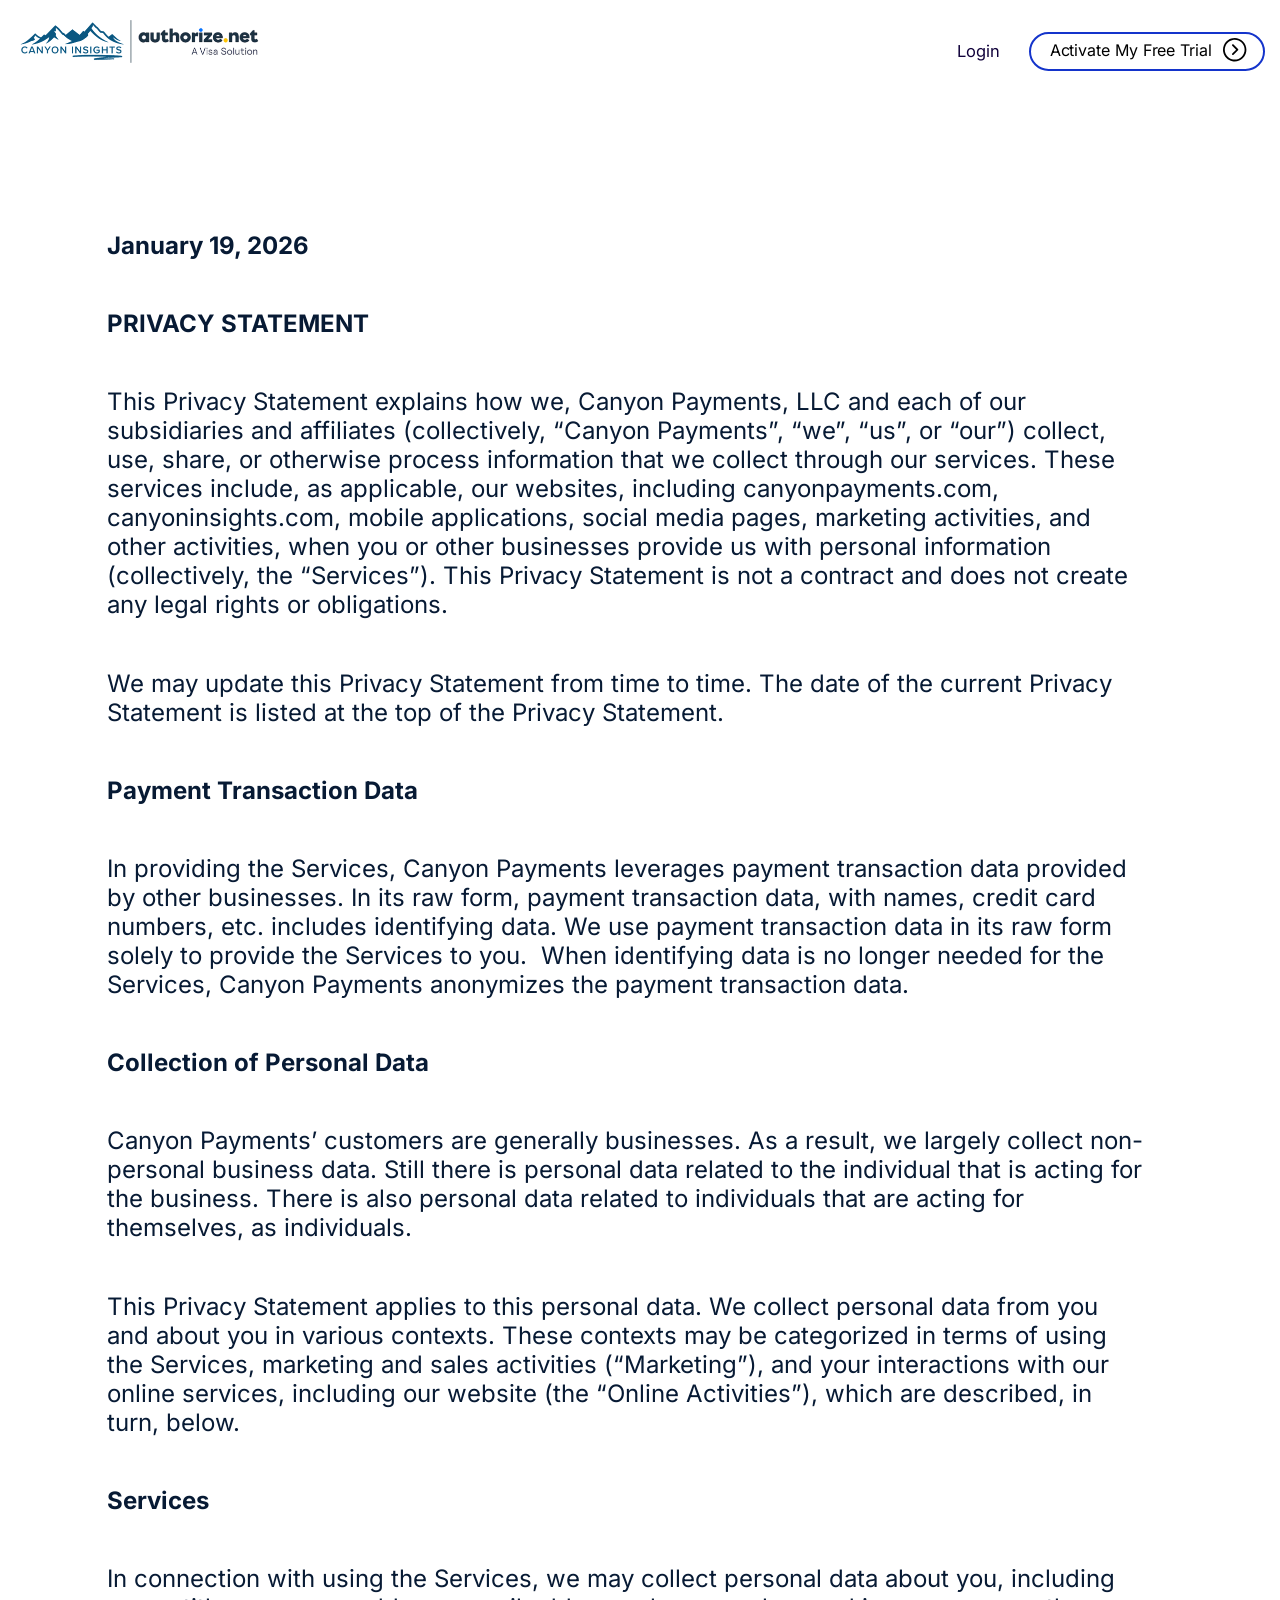
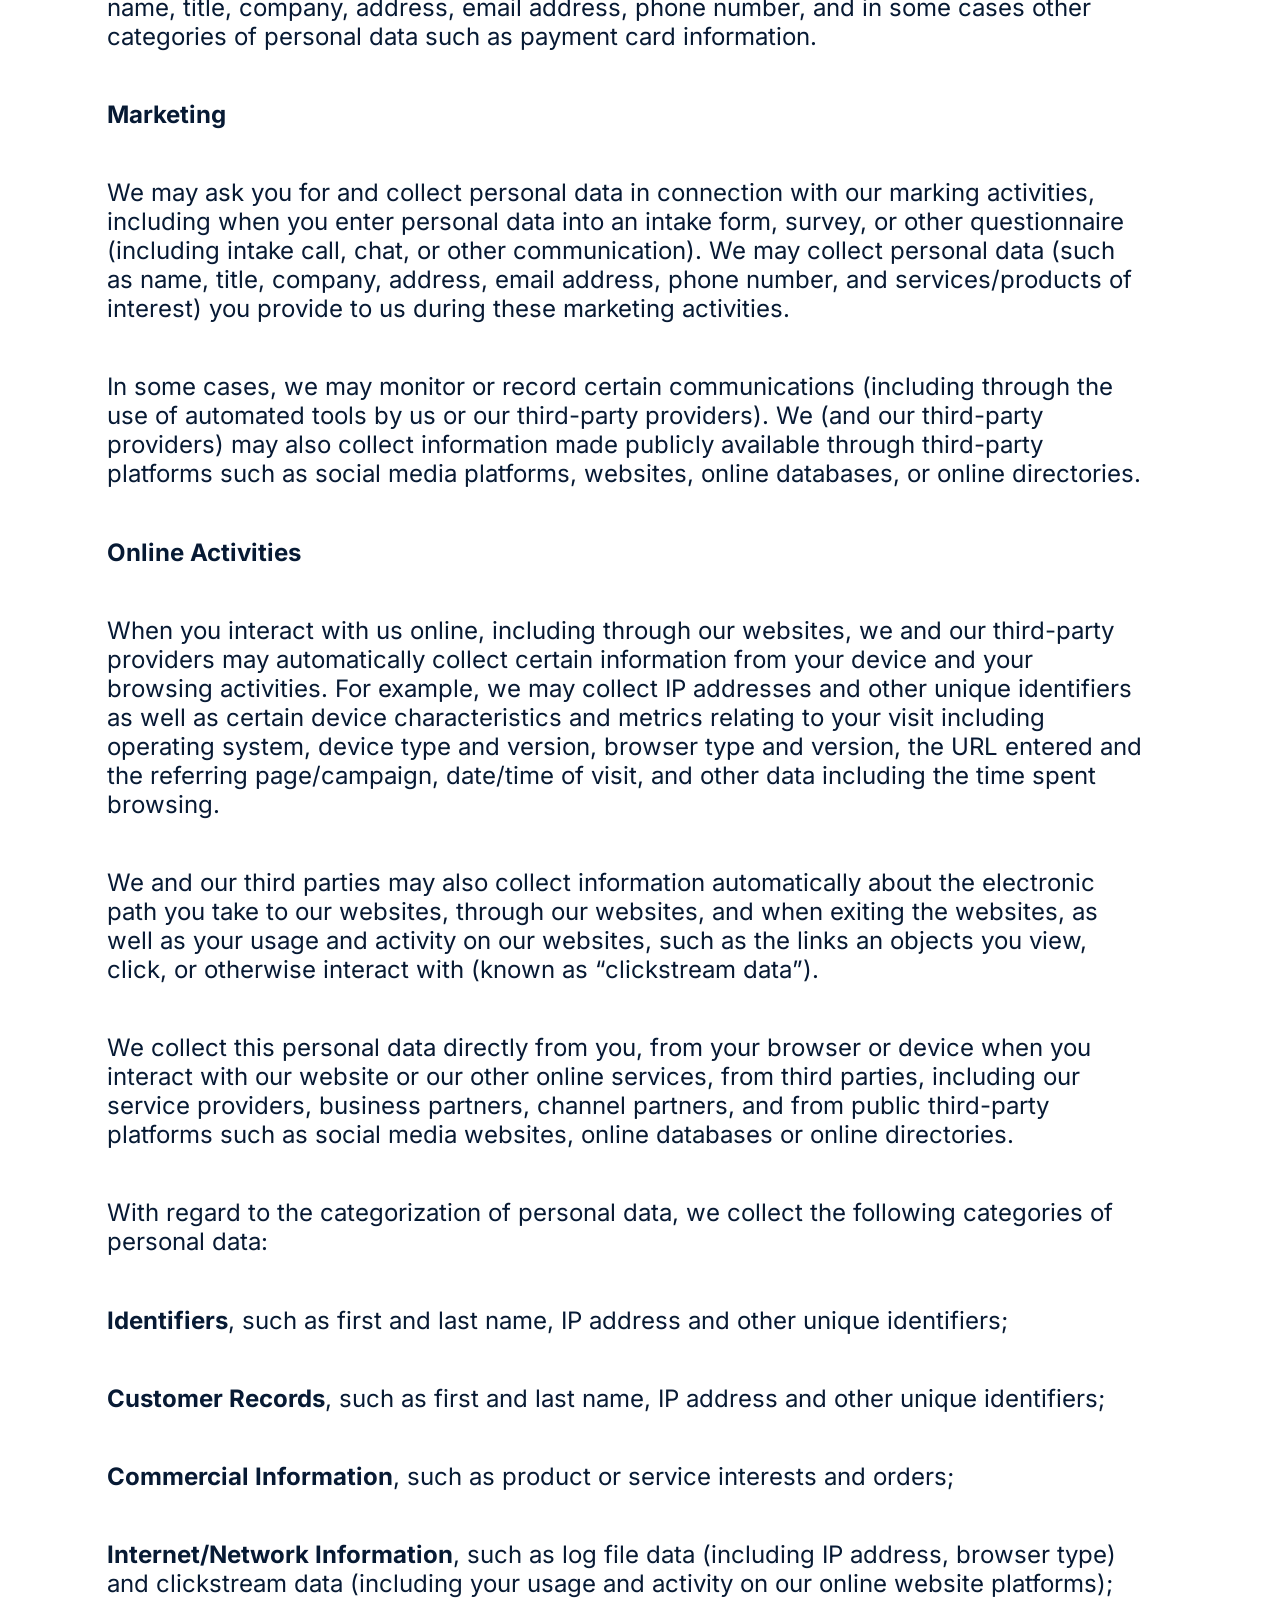
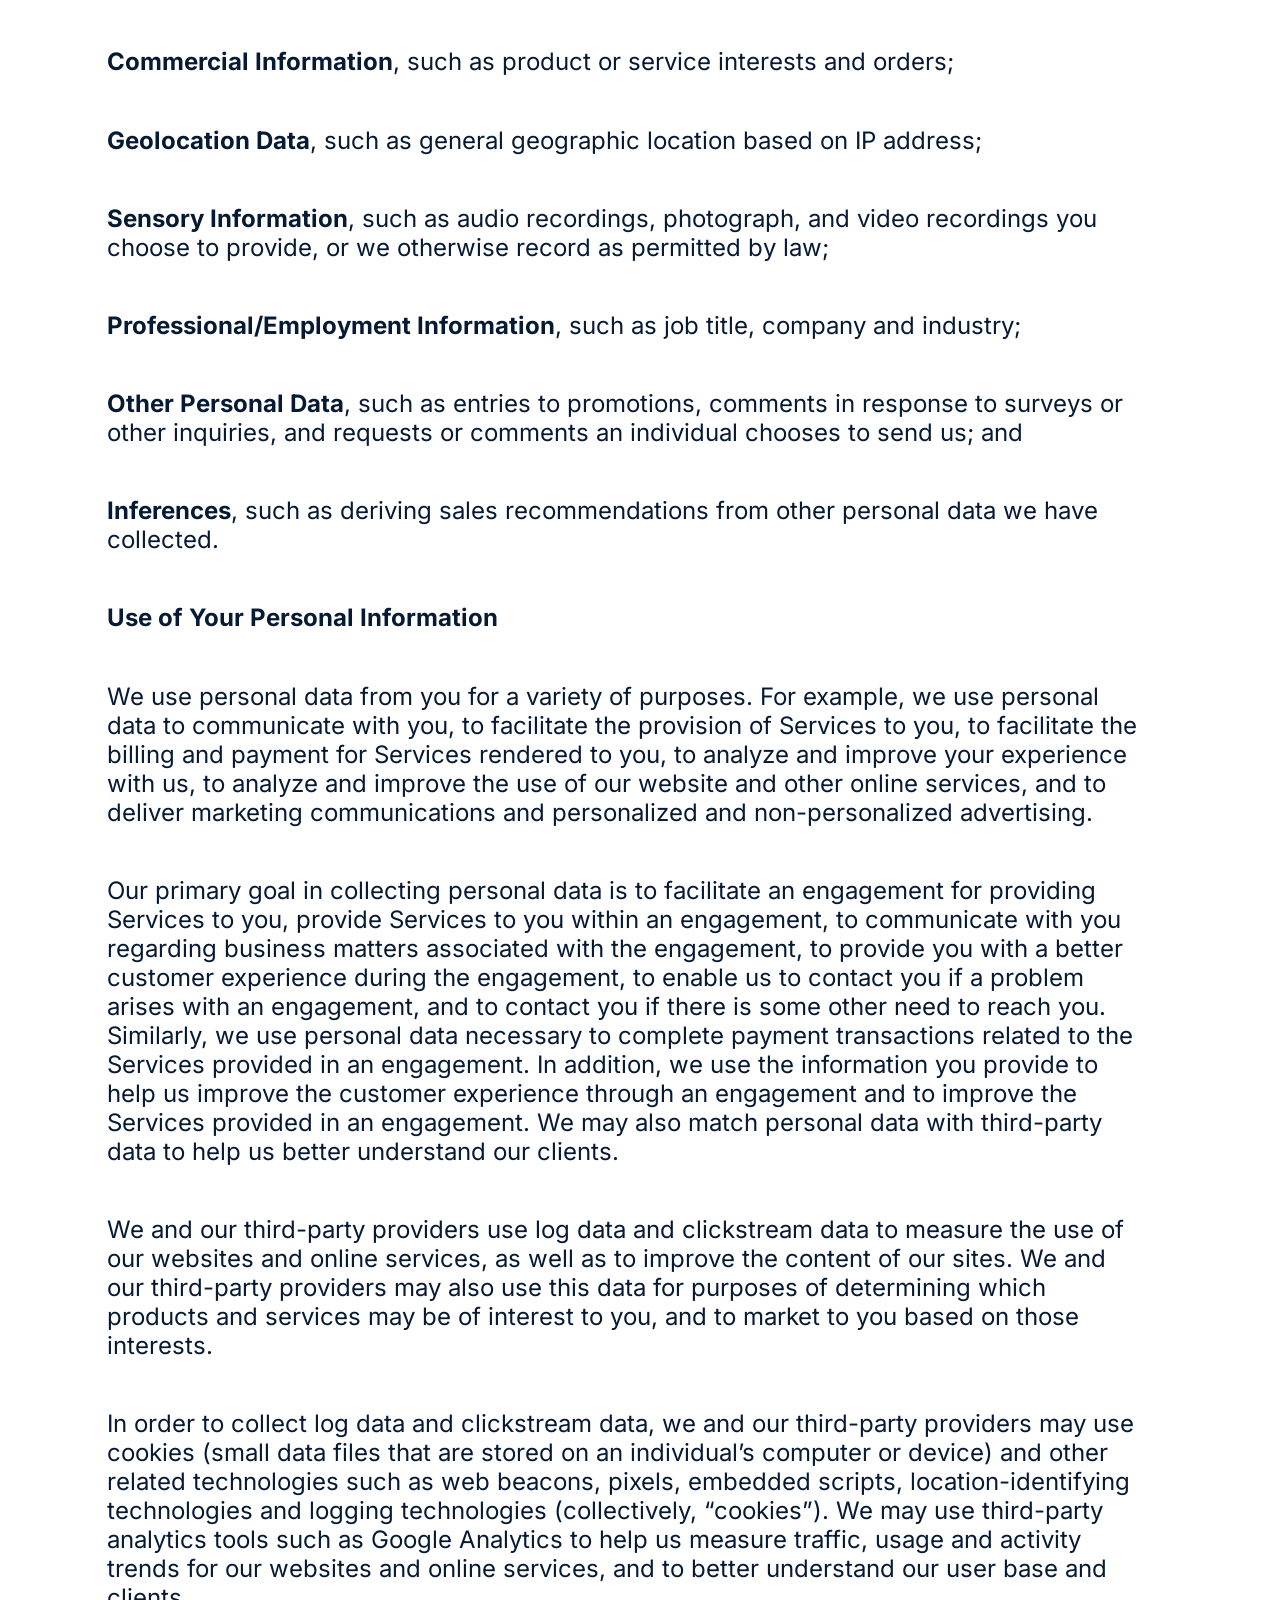
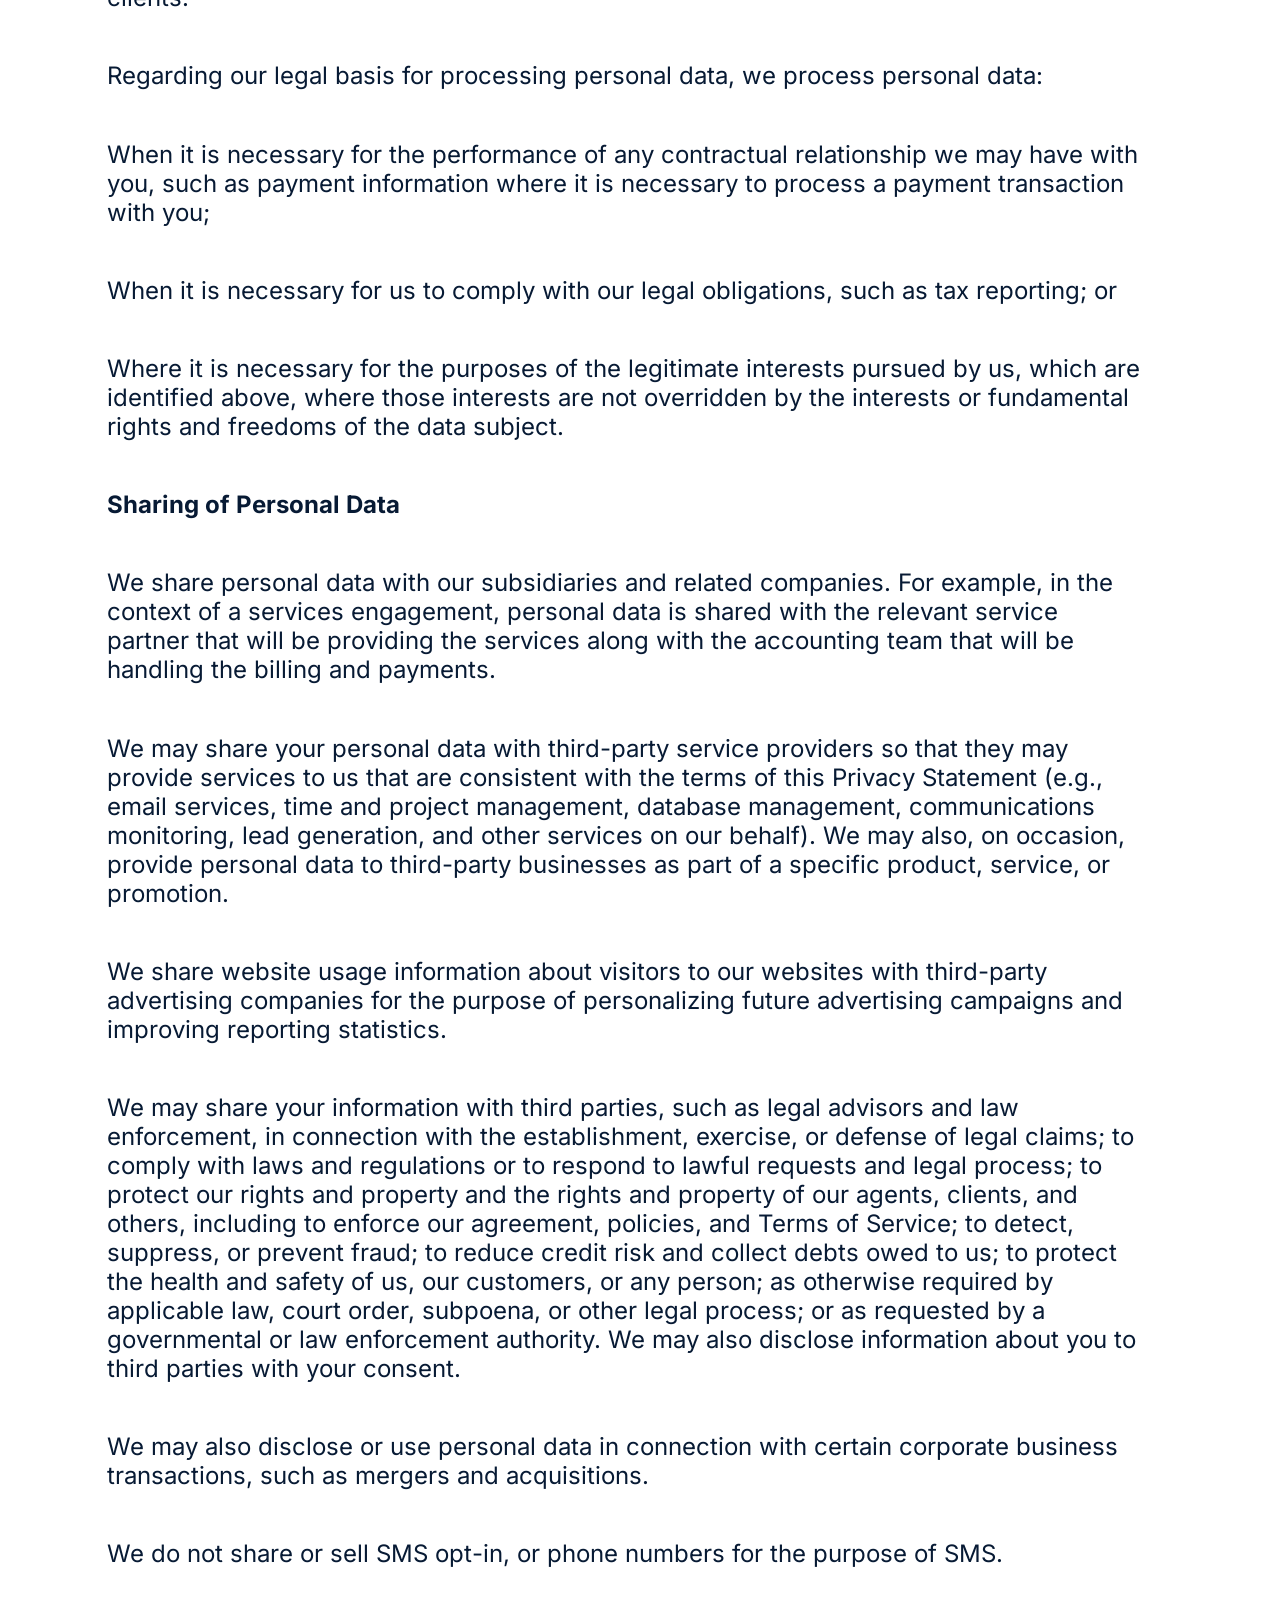
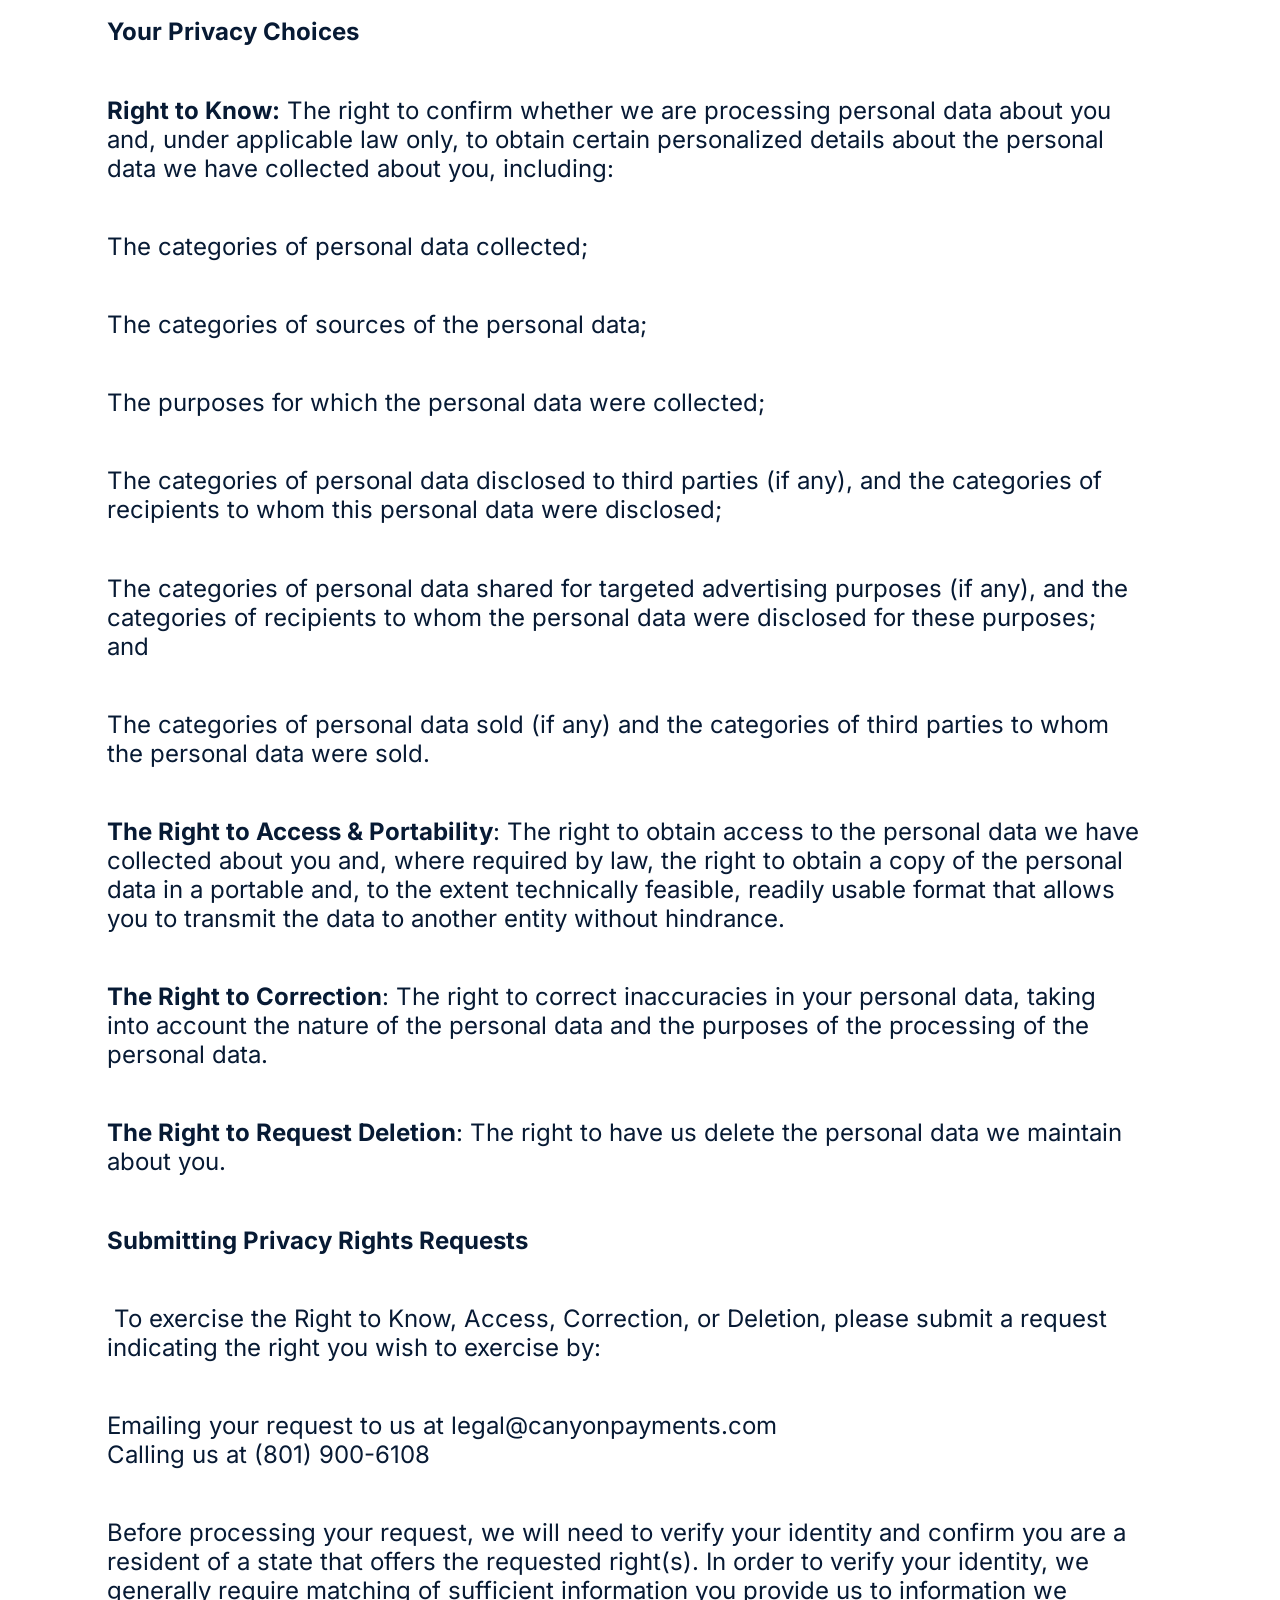
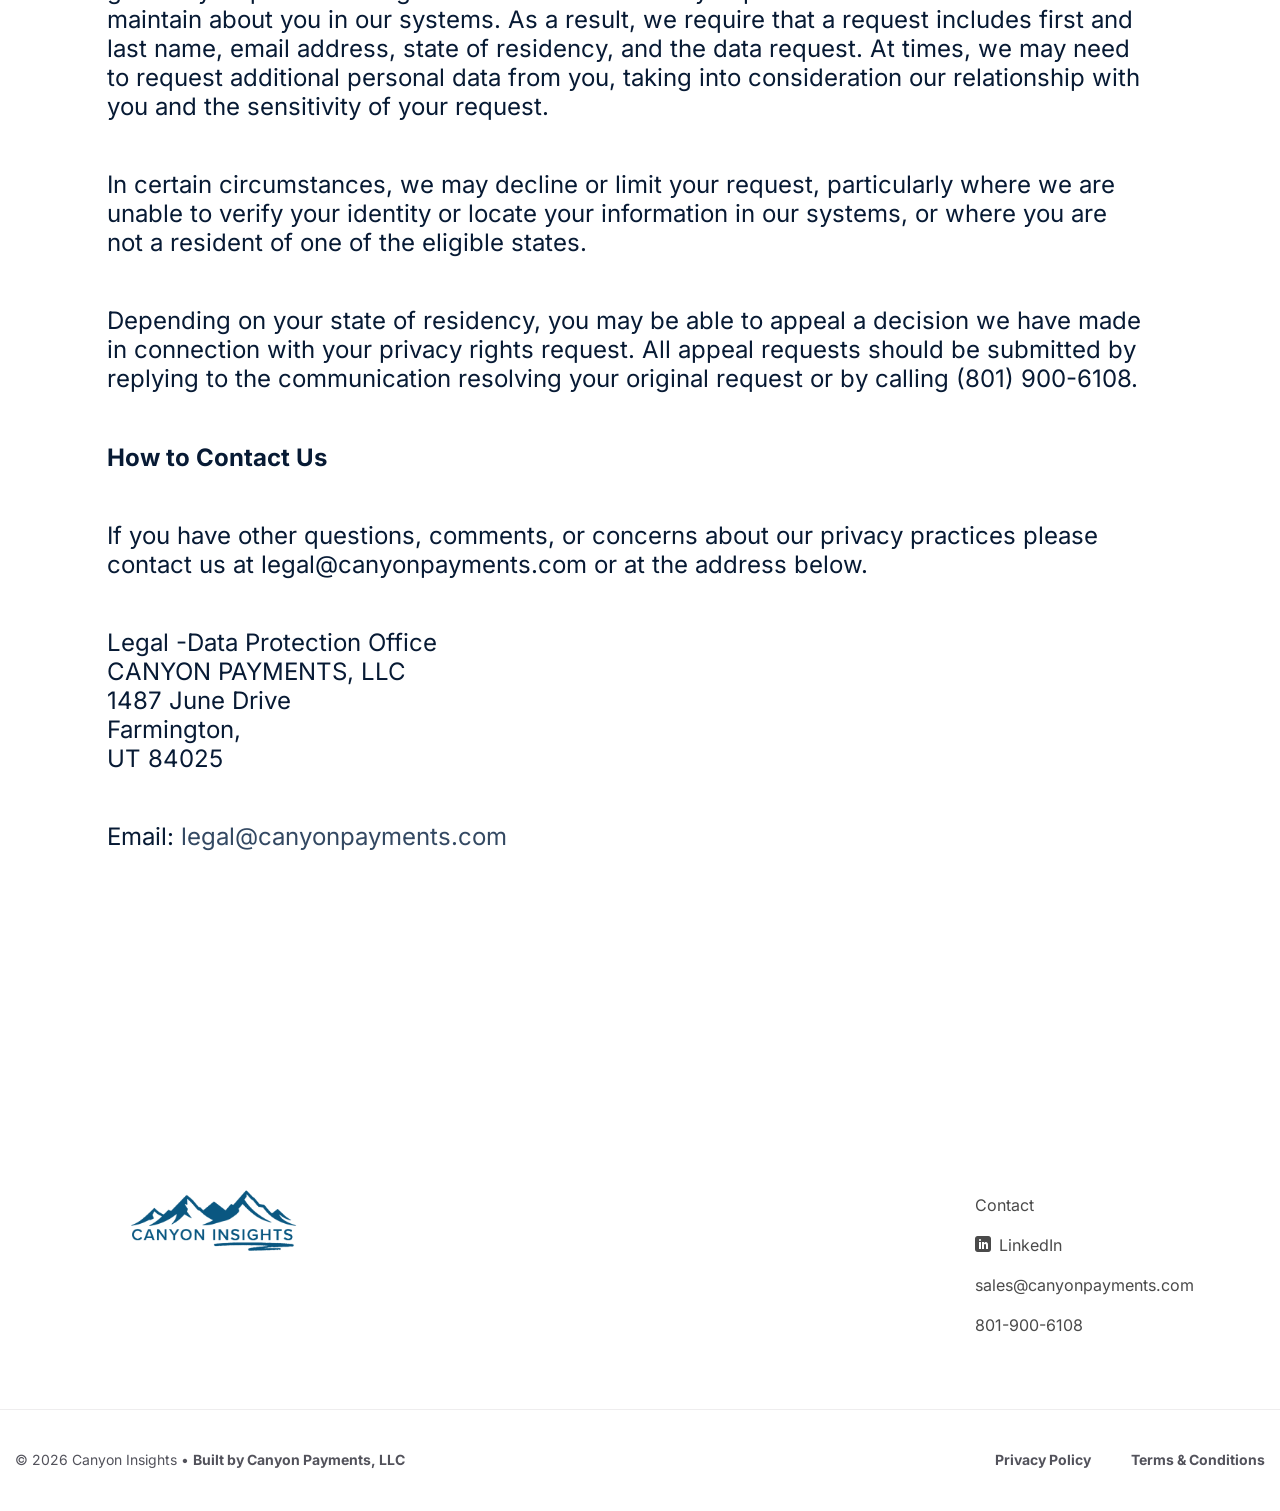
<file: privacy-policy/index.html>
<!DOCTYPE html>
<html lang="en-US" class="loading-site no-js">
<head>
	<meta charset="UTF-8" />
	<meta property="og:site_name" content="Canyon Insights" />
	<meta property="og:title" content="Canyon Insights - Home" />
	<meta property="og:description" content="Your Payment Data. Real Insights" />
	<link rel="profile" href="http://gmpg.org/xfn/11" />
	<link rel="pingback" href="/xmlrpc.php" />

	<script>(function(html){html.className = html.className.replace(/\bno-js\b/,'js')})(document.documentElement);</script>
<meta name='robots' content='index, follow, max-image-preview:large, max-snippet:-1, max-video-preview:-1' />
<meta name="viewport" content="width=device-width, initial-scale=1" />
	<!-- This site is optimized with the Yoast SEO plugin v27.4 - https://yoast.com/product/yoast-seo-wordpress/ -->
	<title>Privacy Policy - Authorize Canyon Insights</title>
	<link rel="canonical" href="https://awx.afh.mybluehost.me/website_a8115bc0/privacy-policy/" />
	<meta property="og:locale" content="en_US" />
	<meta property="og:type" content="article" />
	<meta property="og:title" content="Privacy Policy - Authorize Canyon Insights" />
	<meta property="og:url" content="https://awx.afh.mybluehost.me/website_a8115bc0/privacy-policy/" />
	<meta property="og:site_name" content="Authorize Canyon Insights" />
	<meta property="article:modified_time" content="2026-02-16T15:26:36+00:00" />
	<meta name="twitter:card" content="summary_large_image" />
	<meta name="twitter:label1" content="Est. reading time" />
	<meta name="twitter:data1" content="11 minutes" />
	<script type="application/ld+json" class="yoast-schema-graph">{"@context":"https:\/\/schema.org","@graph":[{"@type":"WebPage","@id":"https:\/\/awx.afh.mybluehost.me\/website_a8115bc0\/privacy-policy\/","url":"https:\/\/awx.afh.mybluehost.me\/website_a8115bc0\/privacy-policy\/","name":"Privacy Policy - Authorize Canyon Insights","isPartOf":{"@id":"https:\/\/awx.afh.mybluehost.me\/website_a8115bc0\/#website"},"datePublished":"2026-01-27T16:12:11+00:00","dateModified":"2026-02-16T15:26:36+00:00","breadcrumb":{"@id":"https:\/\/awx.afh.mybluehost.me\/website_a8115bc0\/privacy-policy\/#breadcrumb"},"inLanguage":"en-US","potentialAction":[{"@type":"ReadAction","target":["https:\/\/awx.afh.mybluehost.me\/website_a8115bc0\/privacy-policy\/"]}]},{"@type":"BreadcrumbList","@id":"https:\/\/awx.afh.mybluehost.me\/website_a8115bc0\/privacy-policy\/#breadcrumb","itemListElement":[{"@type":"ListItem","position":1,"name":"Home","item":"\/"},{"@type":"ListItem","position":2,"name":"Privacy Policy"}]},{"@type":"WebSite","@id":"https:\/\/awx.afh.mybluehost.me\/website_a8115bc0\/#website","url":"https:\/\/awx.afh.mybluehost.me\/website_a8115bc0\/","name":"Authorize Canyon Insights","description":"","potentialAction":[{"@type":"SearchAction","target":{"@type":"EntryPoint","urlTemplate":"https:\/\/awx.afh.mybluehost.me\/website_a8115bc0\/?s={search_term_string}"},"query-input":{"@type":"PropertyValueSpecification","valueRequired":true,"valueName":"search_term_string"}}],"inLanguage":"en-US"}]}</script>
	<!-- / Yoast SEO plugin. -->


<link rel='prefetch' href='/wp-content/themes/flatsome/assets/js/flatsome.js?ver=e2eddd6c228105dac048' />
<link rel='prefetch' href='/wp-content/themes/flatsome/assets/js/chunk.slider.js?ver=3.20.4' />
<link rel='prefetch' href='/wp-content/themes/flatsome/assets/js/chunk.popups.js?ver=3.20.4' />
<link rel='prefetch' href='/wp-content/themes/flatsome/assets/js/chunk.tooltips.js?ver=3.20.4' />
<link rel="alternate" type="application/rss+xml" title="Authorize Canyon Insights &raquo; Feed" href="/feed/" />
<link rel="alternate" type="application/rss+xml" title="Authorize Canyon Insights &raquo; Comments Feed" href="/comments/feed/" />
<link rel="alternate" title="oEmbed (JSON)" type="application/json+oembed" href="/wp-json/oembed/1.0/embed?url=https%3A%2F%2Fauthorizenet.canyoninsights.com%2Fprivacy-policy%2F" />
<link rel="alternate" title="oEmbed (XML)" type="text/xml+oembed" href="/wp-json/oembed/1.0/embed?url=https%3A%2F%2Fauthorizenet.canyoninsights.com%2Fprivacy-policy%2F&#038;format=xml" />
<style id="wp-img-auto-sizes-contain-inline-css">
img:is([sizes=auto i],[sizes^="auto," i]){contain-intrinsic-size:3000px 1500px}
/*# sourceURL=wp-img-auto-sizes-contain-inline-css */
</style>
<style id="wp-emoji-styles-inline-css">

	img.wp-smiley, img.emoji {
		display: inline !important;
		border: none !important;
		box-shadow: none !important;
		height: 1em !important;
		width: 1em !important;
		margin: 0 0.07em !important;
		vertical-align: -0.1em !important;
		background: none !important;
		padding: 0 !important;
	}
/*# sourceURL=wp-emoji-styles-inline-css */
</style>
<style id="wp-block-library-inline-css">
:root{--wp-block-synced-color:#7a00df;--wp-block-synced-color--rgb:122,0,223;--wp-bound-block-color:var(--wp-block-synced-color);--wp-editor-canvas-background:#ddd;--wp-admin-theme-color:#007cba;--wp-admin-theme-color--rgb:0,124,186;--wp-admin-theme-color-darker-10:#006ba1;--wp-admin-theme-color-darker-10--rgb:0,107,160.5;--wp-admin-theme-color-darker-20:#005a87;--wp-admin-theme-color-darker-20--rgb:0,90,135;--wp-admin-border-width-focus:2px}@media (min-resolution:192dpi){:root{--wp-admin-border-width-focus:1.5px}}.wp-element-button{cursor:pointer}:root .has-very-light-gray-background-color{background-color:#eee}:root .has-very-dark-gray-background-color{background-color:#313131}:root .has-very-light-gray-color{color:#eee}:root .has-very-dark-gray-color{color:#313131}:root .has-vivid-green-cyan-to-vivid-cyan-blue-gradient-background{background:linear-gradient(135deg,#00d084,#0693e3)}:root .has-purple-crush-gradient-background{background:linear-gradient(135deg,#34e2e4,#4721fb 50%,#ab1dfe)}:root .has-hazy-dawn-gradient-background{background:linear-gradient(135deg,#faaca8,#dad0ec)}:root .has-subdued-olive-gradient-background{background:linear-gradient(135deg,#fafae1,#67a671)}:root .has-atomic-cream-gradient-background{background:linear-gradient(135deg,#fdd79a,#004a59)}:root .has-nightshade-gradient-background{background:linear-gradient(135deg,#330968,#31cdcf)}:root .has-midnight-gradient-background{background:linear-gradient(135deg,#020381,#2874fc)}:root{--wp--preset--font-size--normal:16px;--wp--preset--font-size--huge:42px}.has-regular-font-size{font-size:1em}.has-larger-font-size{font-size:2.625em}.has-normal-font-size{font-size:var(--wp--preset--font-size--normal)}.has-huge-font-size{font-size:var(--wp--preset--font-size--huge)}:root .has-text-align-center{text-align:center}:root .has-text-align-left{text-align:left}:root .has-text-align-right{text-align:right}.has-fit-text{white-space:nowrap!important}#end-resizable-editor-section{display:none}.aligncenter{clear:both}.items-justified-left{justify-content:flex-start}.items-justified-center{justify-content:center}.items-justified-right{justify-content:flex-end}.items-justified-space-between{justify-content:space-between}.screen-reader-text{word-wrap:normal!important;border:0;clip-path:inset(50%);height:1px;margin:-1px;overflow:hidden;padding:0;position:absolute;width:1px;word-break:normal!important}.screen-reader-text:focus{background-color:#ddd;clip-path:none;color:#444;display:block;font-size:1em;height:auto;left:5px;line-height:normal;padding:15px 23px 14px;text-decoration:none;top:5px;width:auto;z-index:100000}html :where(.has-border-color){border-style:solid}html :where([style^=border-color],[style*=";border-color"],[style*="; border-color"]){border-style:solid}html :where([style^=border-top-color],[style*=";border-top-color"],[style*="; border-top-color"]){border-top-style:solid}html :where([style^=border-right-color],[style*=";border-right-color"],[style*="; border-right-color"]){border-right-style:solid}html :where([style^=border-bottom-color],[style*=";border-bottom-color"],[style*="; border-bottom-color"]){border-bottom-style:solid}html :where([style^=border-left-color],[style*=";border-left-color"],[style*="; border-left-color"]){border-left-style:solid}html :where([style^=border-width],[style*=";border-width"],[style*="; border-width"]){border-style:solid}html :where([style^=border-top-width],[style*=";border-top-width"],[style*="; border-top-width"]){border-top-style:solid}html :where([style^=border-right-width],[style*=";border-right-width"],[style*="; border-right-width"]){border-right-style:solid}html :where([style^=border-bottom-width],[style*=";border-bottom-width"],[style*="; border-bottom-width"]){border-bottom-style:solid}html :where([style^=border-left-width],[style*=";border-left-width"],[style*="; border-left-width"]){border-left-style:solid}html :where(img[class*=wp-image-]){height:auto;max-width:100%}:where(figure){margin:0 0 1em}html :where(.is-position-sticky){--wp-admin--admin-bar--position-offset:var(--wp-admin--admin-bar--height,0px)}@media screen and (max-width:600px){html :where(.is-position-sticky){--wp-admin--admin-bar--position-offset:0px}}

/*# sourceURL=/wp-includes/css/dist/block-library/common.min.css */
</style>

<style id="global-styles-inline-css">
:root{--wp--preset--aspect-ratio--square: 1;--wp--preset--aspect-ratio--4-3: 4/3;--wp--preset--aspect-ratio--3-4: 3/4;--wp--preset--aspect-ratio--3-2: 3/2;--wp--preset--aspect-ratio--2-3: 2/3;--wp--preset--aspect-ratio--16-9: 16/9;--wp--preset--aspect-ratio--9-16: 9/16;--wp--preset--color--black: #000000;--wp--preset--color--cyan-bluish-gray: #abb8c3;--wp--preset--color--white: #ffffff;--wp--preset--color--pale-pink: #f78da7;--wp--preset--color--vivid-red: #cf2e2e;--wp--preset--color--luminous-vivid-orange: #ff6900;--wp--preset--color--luminous-vivid-amber: #fcb900;--wp--preset--color--light-green-cyan: #7bdcb5;--wp--preset--color--vivid-green-cyan: #00d084;--wp--preset--color--pale-cyan-blue: #8ed1fc;--wp--preset--color--vivid-cyan-blue: #0693e3;--wp--preset--color--vivid-purple: #9b51e0;--wp--preset--color--primary: #1434cb;--wp--preset--color--secondary: #C05530;--wp--preset--color--success: #627D47;--wp--preset--color--alert: #b20000;--wp--preset--gradient--vivid-cyan-blue-to-vivid-purple: linear-gradient(135deg,rgb(6,147,227) 0%,rgb(155,81,224) 100%);--wp--preset--gradient--light-green-cyan-to-vivid-green-cyan: linear-gradient(135deg,rgb(122,220,180) 0%,rgb(0,208,130) 100%);--wp--preset--gradient--luminous-vivid-amber-to-luminous-vivid-orange: linear-gradient(135deg,rgb(252,185,0) 0%,rgb(255,105,0) 100%);--wp--preset--gradient--luminous-vivid-orange-to-vivid-red: linear-gradient(135deg,rgb(255,105,0) 0%,rgb(207,46,46) 100%);--wp--preset--gradient--very-light-gray-to-cyan-bluish-gray: linear-gradient(135deg,rgb(238,238,238) 0%,rgb(169,184,195) 100%);--wp--preset--gradient--cool-to-warm-spectrum: linear-gradient(135deg,rgb(74,234,220) 0%,rgb(151,120,209) 20%,rgb(207,42,186) 40%,rgb(238,44,130) 60%,rgb(251,105,98) 80%,rgb(254,248,76) 100%);--wp--preset--gradient--blush-light-purple: linear-gradient(135deg,rgb(255,206,236) 0%,rgb(152,150,240) 100%);--wp--preset--gradient--blush-bordeaux: linear-gradient(135deg,rgb(254,205,165) 0%,rgb(254,45,45) 50%,rgb(107,0,62) 100%);--wp--preset--gradient--luminous-dusk: linear-gradient(135deg,rgb(255,203,112) 0%,rgb(199,81,192) 50%,rgb(65,88,208) 100%);--wp--preset--gradient--pale-ocean: linear-gradient(135deg,rgb(255,245,203) 0%,rgb(182,227,212) 50%,rgb(51,167,181) 100%);--wp--preset--gradient--electric-grass: linear-gradient(135deg,rgb(202,248,128) 0%,rgb(113,206,126) 100%);--wp--preset--gradient--midnight: linear-gradient(135deg,rgb(2,3,129) 0%,rgb(40,116,252) 100%);--wp--preset--font-size--small: 13px;--wp--preset--font-size--medium: 20px;--wp--preset--font-size--large: 36px;--wp--preset--font-size--x-large: 42px;--wp--preset--spacing--20: 0.44rem;--wp--preset--spacing--30: 0.67rem;--wp--preset--spacing--40: 1rem;--wp--preset--spacing--50: 1.5rem;--wp--preset--spacing--60: 2.25rem;--wp--preset--spacing--70: 3.38rem;--wp--preset--spacing--80: 5.06rem;--wp--preset--shadow--natural: 6px 6px 9px rgba(0, 0, 0, 0.2);--wp--preset--shadow--deep: 12px 12px 50px rgba(0, 0, 0, 0.4);--wp--preset--shadow--sharp: 6px 6px 0px rgba(0, 0, 0, 0.2);--wp--preset--shadow--outlined: 6px 6px 0px -3px rgb(255, 255, 255), 6px 6px rgb(0, 0, 0);--wp--preset--shadow--crisp: 6px 6px 0px rgb(0, 0, 0);}.wp-block-button{--wp--preset--dimension--25: 25%;--wp--preset--dimension--50: 50%;--wp--preset--dimension--75: 75%;--wp--preset--dimension--100: 100%;}:where(body) { margin: 0; }.wp-site-blocks > .alignleft { float: left; margin-right: 2em; }.wp-site-blocks > .alignright { float: right; margin-left: 2em; }.wp-site-blocks > .aligncenter { justify-content: center; margin-left: auto; margin-right: auto; }:where(.is-layout-flex){gap: 0.5em;}:where(.is-layout-grid){gap: 0.5em;}.is-layout-flow > .alignleft{float: left;margin-inline-start: 0;margin-inline-end: 2em;}.is-layout-flow > .alignright{float: right;margin-inline-start: 2em;margin-inline-end: 0;}.is-layout-flow > .aligncenter{margin-left: auto !important;margin-right: auto !important;}.is-layout-constrained > .alignleft{float: left;margin-inline-start: 0;margin-inline-end: 2em;}.is-layout-constrained > .alignright{float: right;margin-inline-start: 2em;margin-inline-end: 0;}.is-layout-constrained > .aligncenter{margin-left: auto !important;margin-right: auto !important;}.is-layout-constrained > :where(:not(.alignleft):not(.alignright):not(.alignfull)){margin-left: auto !important;margin-right: auto !important;}body .is-layout-flex{display: flex;}.is-layout-flex{flex-wrap: wrap;align-items: center;}.is-layout-flex > :is(*, div){margin: 0;}body .is-layout-grid{display: grid;}.is-layout-grid > :is(*, div){margin: 0;}body{padding-top: 0px;padding-right: 0px;padding-bottom: 0px;padding-left: 0px;}a:where(:not(.wp-element-button)){text-decoration: none;}:root :where(.wp-element-button, .wp-block-button__link){background-color: #32373c;border-width: 0;color: #fff;font-family: inherit;font-size: inherit;font-style: inherit;font-weight: inherit;letter-spacing: inherit;line-height: inherit;padding-top: calc(0.667em + 2px);padding-right: calc(1.333em + 2px);padding-bottom: calc(0.667em + 2px);padding-left: calc(1.333em + 2px);text-decoration: none;text-transform: inherit;}.has-black-color{color: var(--wp--preset--color--black) !important;}.has-cyan-bluish-gray-color{color: var(--wp--preset--color--cyan-bluish-gray) !important;}.has-white-color{color: var(--wp--preset--color--white) !important;}.has-pale-pink-color{color: var(--wp--preset--color--pale-pink) !important;}.has-vivid-red-color{color: var(--wp--preset--color--vivid-red) !important;}.has-luminous-vivid-orange-color{color: var(--wp--preset--color--luminous-vivid-orange) !important;}.has-luminous-vivid-amber-color{color: var(--wp--preset--color--luminous-vivid-amber) !important;}.has-light-green-cyan-color{color: var(--wp--preset--color--light-green-cyan) !important;}.has-vivid-green-cyan-color{color: var(--wp--preset--color--vivid-green-cyan) !important;}.has-pale-cyan-blue-color{color: var(--wp--preset--color--pale-cyan-blue) !important;}.has-vivid-cyan-blue-color{color: var(--wp--preset--color--vivid-cyan-blue) !important;}.has-vivid-purple-color{color: var(--wp--preset--color--vivid-purple) !important;}.has-primary-color{color: var(--wp--preset--color--primary) !important;}.has-secondary-color{color: var(--wp--preset--color--secondary) !important;}.has-success-color{color: var(--wp--preset--color--success) !important;}.has-alert-color{color: var(--wp--preset--color--alert) !important;}.has-black-background-color{background-color: var(--wp--preset--color--black) !important;}.has-cyan-bluish-gray-background-color{background-color: var(--wp--preset--color--cyan-bluish-gray) !important;}.has-white-background-color{background-color: var(--wp--preset--color--white) !important;}.has-pale-pink-background-color{background-color: var(--wp--preset--color--pale-pink) !important;}.has-vivid-red-background-color{background-color: var(--wp--preset--color--vivid-red) !important;}.has-luminous-vivid-orange-background-color{background-color: var(--wp--preset--color--luminous-vivid-orange) !important;}.has-luminous-vivid-amber-background-color{background-color: var(--wp--preset--color--luminous-vivid-amber) !important;}.has-light-green-cyan-background-color{background-color: var(--wp--preset--color--light-green-cyan) !important;}.has-vivid-green-cyan-background-color{background-color: var(--wp--preset--color--vivid-green-cyan) !important;}.has-pale-cyan-blue-background-color{background-color: var(--wp--preset--color--pale-cyan-blue) !important;}.has-vivid-cyan-blue-background-color{background-color: var(--wp--preset--color--vivid-cyan-blue) !important;}.has-vivid-purple-background-color{background-color: var(--wp--preset--color--vivid-purple) !important;}.has-primary-background-color{background-color: var(--wp--preset--color--primary) !important;}.has-secondary-background-color{background-color: var(--wp--preset--color--secondary) !important;}.has-success-background-color{background-color: var(--wp--preset--color--success) !important;}.has-alert-background-color{background-color: var(--wp--preset--color--alert) !important;}.has-black-border-color{border-color: var(--wp--preset--color--black) !important;}.has-cyan-bluish-gray-border-color{border-color: var(--wp--preset--color--cyan-bluish-gray) !important;}.has-white-border-color{border-color: var(--wp--preset--color--white) !important;}.has-pale-pink-border-color{border-color: var(--wp--preset--color--pale-pink) !important;}.has-vivid-red-border-color{border-color: var(--wp--preset--color--vivid-red) !important;}.has-luminous-vivid-orange-border-color{border-color: var(--wp--preset--color--luminous-vivid-orange) !important;}.has-luminous-vivid-amber-border-color{border-color: var(--wp--preset--color--luminous-vivid-amber) !important;}.has-light-green-cyan-border-color{border-color: var(--wp--preset--color--light-green-cyan) !important;}.has-vivid-green-cyan-border-color{border-color: var(--wp--preset--color--vivid-green-cyan) !important;}.has-pale-cyan-blue-border-color{border-color: var(--wp--preset--color--pale-cyan-blue) !important;}.has-vivid-cyan-blue-border-color{border-color: var(--wp--preset--color--vivid-cyan-blue) !important;}.has-vivid-purple-border-color{border-color: var(--wp--preset--color--vivid-purple) !important;}.has-primary-border-color{border-color: var(--wp--preset--color--primary) !important;}.has-secondary-border-color{border-color: var(--wp--preset--color--secondary) !important;}.has-success-border-color{border-color: var(--wp--preset--color--success) !important;}.has-alert-border-color{border-color: var(--wp--preset--color--alert) !important;}.has-vivid-cyan-blue-to-vivid-purple-gradient-background{background: var(--wp--preset--gradient--vivid-cyan-blue-to-vivid-purple) !important;}.has-light-green-cyan-to-vivid-green-cyan-gradient-background{background: var(--wp--preset--gradient--light-green-cyan-to-vivid-green-cyan) !important;}.has-luminous-vivid-amber-to-luminous-vivid-orange-gradient-background{background: var(--wp--preset--gradient--luminous-vivid-amber-to-luminous-vivid-orange) !important;}.has-luminous-vivid-orange-to-vivid-red-gradient-background{background: var(--wp--preset--gradient--luminous-vivid-orange-to-vivid-red) !important;}.has-very-light-gray-to-cyan-bluish-gray-gradient-background{background: var(--wp--preset--gradient--very-light-gray-to-cyan-bluish-gray) !important;}.has-cool-to-warm-spectrum-gradient-background{background: var(--wp--preset--gradient--cool-to-warm-spectrum) !important;}.has-blush-light-purple-gradient-background{background: var(--wp--preset--gradient--blush-light-purple) !important;}.has-blush-bordeaux-gradient-background{background: var(--wp--preset--gradient--blush-bordeaux) !important;}.has-luminous-dusk-gradient-background{background: var(--wp--preset--gradient--luminous-dusk) !important;}.has-pale-ocean-gradient-background{background: var(--wp--preset--gradient--pale-ocean) !important;}.has-electric-grass-gradient-background{background: var(--wp--preset--gradient--electric-grass) !important;}.has-midnight-gradient-background{background: var(--wp--preset--gradient--midnight) !important;}.has-small-font-size{font-size: var(--wp--preset--font-size--small) !important;}.has-medium-font-size{font-size: var(--wp--preset--font-size--medium) !important;}.has-large-font-size{font-size: var(--wp--preset--font-size--large) !important;}.has-x-large-font-size{font-size: var(--wp--preset--font-size--x-large) !important;}
/*# sourceURL=global-styles-inline-css */
</style>

<link rel='stylesheet' id='contact-form-7-css' href='/wp-content/plugins/contact-form-7/includes/css/styles.css?ver=6.2.2' media='all' />
<link rel='stylesheet' id='flatsome-main-css' href='/wp-content/themes/flatsome/assets/css/flatsome.css?ver=3.20.4' media='all' />
<style id="flatsome-main-inline-css">
@font-face {
				font-family: "fl-icons";
				font-display: block;
				src: url(/wp-content/themes/flatsome/assets/css/icons/fl-icons.eot?v=3.20.4);
				src:
					url(/wp-content/themes/flatsome/assets/css/icons/fl-icons.eot#iefix?v=3.20.4) format("embedded-opentype"),
					url(/wp-content/themes/flatsome/assets/css/icons/fl-icons.woff2?v=3.20.4) format("woff2"),
					url(/wp-content/themes/flatsome/assets/css/icons/fl-icons.ttf?v=3.20.4) format("truetype"),
					url(/wp-content/themes/flatsome/assets/css/icons/fl-icons.woff?v=3.20.4) format("woff"),
					url(/wp-content/themes/flatsome/assets/css/icons/fl-icons.svg?v=3.20.4#fl-icons) format("svg");
			}
/*# sourceURL=flatsome-main-inline-css */
</style>
<link rel='stylesheet' id='flatsome-style-css' href='/wp-content/themes/flatsome-child/style.css?ver=3.2' media='all' />
<script id="jquery-core-js" src="/wp-includes/js/jquery/jquery.min.js?ver=3.7.1"></script>
<script id="jquery-migrate-js" src="/wp-includes/js/jquery/jquery-migrate.min.js?ver=3.4.1"></script>
<link rel="https://api.w.org/" href="/wp-json/" /><link rel="alternate" title="JSON" type="application/json" href="/wp-json/wp/v2/pages/1373" /><link rel="EditURI" type="application/rsd+xml" title="RSD" href="/xmlrpc.php?rsd" />
<meta name="generator" content="WordPress 7.1.3" />
<link rel='shortlink' href='/?p=1373' />
<style>
.footer-secondary.pull-right {
	text-align: end;
}
.copyright-footer img{
width: 200px; }
.absolute-footer .container{
	 display: block;
}
</style><!-- Google Tag Manager -->
<script>(function(w,d,s,l,i){w[l]=w[l]||[];w[l].push({'gtm.start':
new Date().getTime(),event:'gtm.js'});var f=d.getElementsByTagName(s)[0],
j=d.createElement(s),dl=l!='dataLayer'?'&l='+l:'';j.async=true;j.src=
'https://www.googletagmanager.com/gtm.js?id='+i+dl;f.parentNode.insertBefore(j,f);
})(window,document,'script','dataLayer','GTM-WSVLZ2HT');</script>
<!-- End Google Tag Manager --><link rel="icon" href="/wp-content/uploads/2026/03/cropped-new-favicon-scaled-1-32x32.png" sizes="32x32" />
<link rel="icon" href="/wp-content/uploads/2026/03/cropped-new-favicon-scaled-1-192x192.png" sizes="192x192" />
<link rel="apple-touch-icon" href="/wp-content/uploads/2026/03/cropped-new-favicon-scaled-1-180x180.png" />
<meta name="msapplication-TileImage" content="/wp-content/uploads/2026/03/cropped-new-favicon-scaled-1-270x270.png" />
<style id="custom-css" type="text/css">:root {--primary-color: #1434cb;--fs-color-primary: #1434cb;--fs-color-secondary: #C05530;--fs-color-success: #627D47;--fs-color-alert: #b20000;--fs-color-base: #4a4a4a;--fs-experimental-link-color: #334862;--fs-experimental-link-color-hover: #111;}.tooltipster-base {--tooltip-color: #fff;--tooltip-bg-color: #000;}.off-canvas-right .mfp-content, .off-canvas-left .mfp-content {--drawer-width: 300px;}.container-width, .full-width .ubermenu-nav, .container, .row{max-width: 1500px}.row.row-collapse{max-width: 1470px}.row.row-small{max-width: 1492.5px}.row.row-large{max-width: 1530px}.header-main{height: 83px}#logo img{max-height: 83px}#logo{width:320px;}#logo img{padding:20px 0;}.header-bottom{min-height: 10px}.header-top{min-height: 20px}.transparent .header-main{height: 30px}.transparent #logo img{max-height: 30px}.has-transparent + .page-title:first-of-type,.has-transparent + #main > .page-title,.has-transparent + #main > div > .page-title,.has-transparent + #main .page-header-wrapper:first-of-type .page-title{padding-top: 30px;}.header.show-on-scroll,.stuck .header-main{height:70px!important}.stuck #logo img{max-height: 70px!important}.search-form{ width: 100%;}.header-bg-color {background-color: rgba(255,255,255,0.9)}.header-bottom {background-color: #f1f1f1}.top-bar-nav > li > a{line-height: 50px }.header-main .nav > li > a{line-height: 16px }.header-wrapper:not(.stuck) .header-main .header-nav{margin-top: 20px }.stuck .header-main .nav > li > a{line-height: 50px }.header-bottom-nav > li > a{line-height: 16px }@media (max-width: 549px) {.header-main{height: 70px}#logo img{max-height: 70px}}@media screen and (max-width: 549px){body{font-size: 100%;}}body{font-family: Inter, sans-serif;}body {font-weight: 400;font-style: normal;}.nav > li > a {font-family: Inter, sans-serif;}.mobile-sidebar-levels-2 .nav > li > ul > li > a {font-family: Inter, sans-serif;}.nav > li > a,.mobile-sidebar-levels-2 .nav > li > ul > li > a {font-weight: 700;font-style: normal;}h1,h2,h3,h4,h5,h6,.heading-font, .off-canvas-center .nav-sidebar.nav-vertical > li > a{font-family: Inter, sans-serif;}h1,h2,h3,h4,h5,h6,.heading-font,.banner h1,.banner h2 {font-weight: 700;font-style: normal;}.alt-font{font-family: Inter, sans-serif;}.alt-font {font-weight: 400!important;font-style: normal!important;}button,.button{text-transform: none;}.header:not(.transparent) .header-nav-main.nav > li > a:hover,.header:not(.transparent) .header-nav-main.nav > li.active > a,.header:not(.transparent) .header-nav-main.nav > li.current > a,.header:not(.transparent) .header-nav-main.nav > li > a.active,.header:not(.transparent) .header-nav-main.nav > li > a.current{color: #1434cb;}.header-nav-main.nav-line-bottom > li > a:before,.header-nav-main.nav-line-grow > li > a:before,.header-nav-main.nav-line > li > a:before,.header-nav-main.nav-box > li > a:hover,.header-nav-main.nav-box > li.active > a,.header-nav-main.nav-pills > li > a:hover,.header-nav-main.nav-pills > li.active > a{color:#FFF!important;background-color: #1434cb;}.footer-1{background-color: #ffffff}.footer-2{background-color: #ffffff}.header-vertical-menu__opener {width: 500px}.nav-vertical-fly-out > li + li {border-top-width: 1px; border-top-style: solid;}.label-new.menu-item > a:after{content:"New";}.label-hot.menu-item > a:after{content:"Hot";}.label-sale.menu-item > a:after{content:"Sale";}.label-popular.menu-item > a:after{content:"Popular";}</style><style id="wp-custom-css">
.hero-start h1 {
    font-size: 48px;
}
.hero-start h1 span{
	color: #fFC400 !important;
}
.logo_banner {
	padding-left: 20px;
	padding-right: 20px;
}

.home-banner {
    height: 950px !important;
}
.home-banner .lg-y55 {
    bottom: 5%;
}


    .page-id-1995 header{
        display: none !important;
    }
    .header-start-section{
        position: absolute;
    }











.home-banner .imagr-container {
    height: 120px !important;
}
.features-list ul {
	display: flex !important;
    gap: 28px;
    align-items: center;
    padding-top: 12px;
    color: #6B6E70;
    margin: 0 auto;
    justify-content: center;
}


.icon-flickr::before {
background-size: contain;
}

.imgr-card{
box-shadow: 1px 1px 11px 0 rgba(0, 0, 0, 0.14);
	border-radius: 16px;
}

.title-tag p {
    color: #1434CB !important; 
}
.title-tag p:hover {
    color: #1434CB !important;
}

.features-list ul li {
    list-style: none;
    position: relative;
    padding-left: 20px;
}

.features-list ul li::before {
    content: "";
    position: absolute;
    left: -5px;
    top: 2px;
    width: 18px;
    height: 18px;
    /*background: url("data:image/svg+xml,%3Csvg xmlns='http://www.w3.org/2000/svg' viewBox='0 0 24 24'%3E%3Cpolyline fill='none' points='3.7 14.3 9.6 19 20.3 5' stroke='%2303a300' stroke-width='2' stroke-linecap='round' stroke-linejoin='round'/%3E%3C/svg%3E") no-repeat center center;*/
	background: url("data:image/svg+xml,%3Csvg xmlns='http://www.w3.org/2000/svg' viewBox='0 0 24 24'%3E%3Cpolyline fill='none' points='3.7 14.3 9.6 19 20.3 5' stroke='%231434cb' stroke-width='2' stroke-linecap='round' stroke-linejoin='round'/%3E%3C/svg%3E") no-repeat center center;
    background-size: contain;
}




@media screen and (max-width: 768px) {
	.image_space_banner {
			padding-top: 30px;
	}
	.item {
		width: 160px;
		margin: auto;
	}
	.process-liner-wid .medium-3 {
		 max-width: 32%;
	}
	.logo_banner .has-hover {
			width: auto !important;
	}
	.home-banner {
    height: 716px !important;
}
	.features-list ul {
	display: flex !important;
   flex-direction: column;
		gap: 0px;
}


}
.card-gifs img{
	height: 400px;
	object-fit: contain;
}
@media screen and (max-width: 575px) {
	.image-dashboard {
		margin: auto !important;
	}
	.blue_card_box > .col-inner {
			margin: 16px 0 !important;
			left: 0;
			padding: 0 27px;
	}
	.logo_banner .has-hover {
			margin: auto;
	}
	.card-gifs img {
    height: 260px;
    object-fit: contain;
}
}



@media screen and (max-width: 550px) {
	.home-banner .imagr-container {
    height: 290px !important;
}

	
	.hero-start .buttom-copy {
    padding: 10px 0px;
    font-size: 12px;
}
	.lowercase span {
    font-size: 10px;
}
}


@media screen and (max-width: 3740px) {
    
	.dashb-bullets ul li {
    font-size: 10px;
  
}
	.text-center .button:first-of-type {
    margin-left: 0!important;
    margin: 0px  !important;
}
}


</style>
<style id="kirki-inline-styles">/* cyrillic-ext */
@font-face {
  font-family: 'Inter';
  font-style: normal;
  font-weight: 400;
  font-display: swap;
  src: url(/wp-content/fonts/inter/UcC73FwrK3iLTeHuS_nVMrMxCp50SjIa2JL7SUc.woff2) format('woff2');
  unicode-range: U+0460-052F, U+1C80-1C8A, U+20B4, U+2DE0-2DFF, U+A640-A69F, U+FE2E-FE2F;
}
/* cyrillic */
@font-face {
  font-family: 'Inter';
  font-style: normal;
  font-weight: 400;
  font-display: swap;
  src: url(/wp-content/fonts/inter/UcC73FwrK3iLTeHuS_nVMrMxCp50SjIa0ZL7SUc.woff2) format('woff2');
  unicode-range: U+0301, U+0400-045F, U+0490-0491, U+04B0-04B1, U+2116;
}
/* greek-ext */
@font-face {
  font-family: 'Inter';
  font-style: normal;
  font-weight: 400;
  font-display: swap;
  src: url(/wp-content/fonts/inter/UcC73FwrK3iLTeHuS_nVMrMxCp50SjIa2ZL7SUc.woff2) format('woff2');
  unicode-range: U+1F00-1FFF;
}
/* greek */
@font-face {
  font-family: 'Inter';
  font-style: normal;
  font-weight: 400;
  font-display: swap;
  src: url(/wp-content/fonts/inter/UcC73FwrK3iLTeHuS_nVMrMxCp50SjIa1pL7SUc.woff2) format('woff2');
  unicode-range: U+0370-0377, U+037A-037F, U+0384-038A, U+038C, U+038E-03A1, U+03A3-03FF;
}
/* vietnamese */
@font-face {
  font-family: 'Inter';
  font-style: normal;
  font-weight: 400;
  font-display: swap;
  src: url(/wp-content/fonts/inter/UcC73FwrK3iLTeHuS_nVMrMxCp50SjIa2pL7SUc.woff2) format('woff2');
  unicode-range: U+0102-0103, U+0110-0111, U+0128-0129, U+0168-0169, U+01A0-01A1, U+01AF-01B0, U+0300-0301, U+0303-0304, U+0308-0309, U+0323, U+0329, U+1EA0-1EF9, U+20AB;
}
/* latin-ext */
@font-face {
  font-family: 'Inter';
  font-style: normal;
  font-weight: 400;
  font-display: swap;
  src: url(/wp-content/fonts/inter/UcC73FwrK3iLTeHuS_nVMrMxCp50SjIa25L7SUc.woff2) format('woff2');
  unicode-range: U+0100-02BA, U+02BD-02C5, U+02C7-02CC, U+02CE-02D7, U+02DD-02FF, U+0304, U+0308, U+0329, U+1D00-1DBF, U+1E00-1E9F, U+1EF2-1EFF, U+2020, U+20A0-20AB, U+20AD-20C4, U+2113, U+2C60-2C7F, U+A720-A7FF;
}
/* latin */
@font-face {
  font-family: 'Inter';
  font-style: normal;
  font-weight: 400;
  font-display: swap;
  src: url(/wp-content/fonts/inter/UcC73FwrK3iLTeHuS_nVMrMxCp50SjIa1ZL7.woff2) format('woff2');
  unicode-range: U+0000-00FF, U+0131, U+0152-0153, U+02BB-02BC, U+02C6, U+02DA, U+02DC, U+0304, U+0308, U+0329, U+2000-206F, U+20AC, U+2122, U+2191, U+2193, U+2212, U+2215, U+FEFF, U+FFFD;
}
/* cyrillic-ext */
@font-face {
  font-family: 'Inter';
  font-style: normal;
  font-weight: 700;
  font-display: swap;
  src: url(/wp-content/fonts/inter/UcC73FwrK3iLTeHuS_nVMrMxCp50SjIa2JL7SUc.woff2) format('woff2');
  unicode-range: U+0460-052F, U+1C80-1C8A, U+20B4, U+2DE0-2DFF, U+A640-A69F, U+FE2E-FE2F;
}
/* cyrillic */
@font-face {
  font-family: 'Inter';
  font-style: normal;
  font-weight: 700;
  font-display: swap;
  src: url(/wp-content/fonts/inter/UcC73FwrK3iLTeHuS_nVMrMxCp50SjIa0ZL7SUc.woff2) format('woff2');
  unicode-range: U+0301, U+0400-045F, U+0490-0491, U+04B0-04B1, U+2116;
}
/* greek-ext */
@font-face {
  font-family: 'Inter';
  font-style: normal;
  font-weight: 700;
  font-display: swap;
  src: url(/wp-content/fonts/inter/UcC73FwrK3iLTeHuS_nVMrMxCp50SjIa2ZL7SUc.woff2) format('woff2');
  unicode-range: U+1F00-1FFF;
}
/* greek */
@font-face {
  font-family: 'Inter';
  font-style: normal;
  font-weight: 700;
  font-display: swap;
  src: url(/wp-content/fonts/inter/UcC73FwrK3iLTeHuS_nVMrMxCp50SjIa1pL7SUc.woff2) format('woff2');
  unicode-range: U+0370-0377, U+037A-037F, U+0384-038A, U+038C, U+038E-03A1, U+03A3-03FF;
}
/* vietnamese */
@font-face {
  font-family: 'Inter';
  font-style: normal;
  font-weight: 700;
  font-display: swap;
  src: url(/wp-content/fonts/inter/UcC73FwrK3iLTeHuS_nVMrMxCp50SjIa2pL7SUc.woff2) format('woff2');
  unicode-range: U+0102-0103, U+0110-0111, U+0128-0129, U+0168-0169, U+01A0-01A1, U+01AF-01B0, U+0300-0301, U+0303-0304, U+0308-0309, U+0323, U+0329, U+1EA0-1EF9, U+20AB;
}
/* latin-ext */
@font-face {
  font-family: 'Inter';
  font-style: normal;
  font-weight: 700;
  font-display: swap;
  src: url(/wp-content/fonts/inter/UcC73FwrK3iLTeHuS_nVMrMxCp50SjIa25L7SUc.woff2) format('woff2');
  unicode-range: U+0100-02BA, U+02BD-02C5, U+02C7-02CC, U+02CE-02D7, U+02DD-02FF, U+0304, U+0308, U+0329, U+1D00-1DBF, U+1E00-1E9F, U+1EF2-1EFF, U+2020, U+20A0-20AB, U+20AD-20C4, U+2113, U+2C60-2C7F, U+A720-A7FF;
}
/* latin */
@font-face {
  font-family: 'Inter';
  font-style: normal;
  font-weight: 700;
  font-display: swap;
  src: url(/wp-content/fonts/inter/UcC73FwrK3iLTeHuS_nVMrMxCp50SjIa1ZL7.woff2) format('woff2');
  unicode-range: U+0000-00FF, U+0131, U+0152-0153, U+02BB-02BC, U+02C6, U+02DA, U+02DC, U+0304, U+0308, U+0329, U+2000-206F, U+20AC, U+2122, U+2191, U+2193, U+2212, U+2215, U+FEFF, U+FFFD;
}</style></head>

<body class="wp-singular page-template-default page page-id-1373 wp-theme-flatsome wp-child-theme-flatsome-child lightbox nav-dropdown-has-arrow nav-dropdown-has-shadow nav-dropdown-has-border">

<!-- Google Tag Manager (noscript) -->
<noscript><iframe src="https://www.googletagmanager.com/ns.html?id=GTM-WSVLZ2HT"
height="0" width="0" style="display:none;visibility:hidden"></iframe></noscript>
<!-- End Google Tag Manager (noscript) -->
<a class="skip-link screen-reader-text" href="#main">Skip to content</a>

<div id="wrapper">

	
	<header id="header" class="header has-sticky sticky-jump">
		<div class="header-wrapper">
			<div id="masthead" class="header-main ">
      <div class="header-inner flex-row container logo-left medium-logo-left" role="navigation">

          <!-- Logo -->
          <div id="logo" class="flex-col logo">
            
<!-- Header logo -->
<a href="/" title="Authorize Canyon Insights" rel="home">
		<img width="1020" height="170" src="/wp-content/uploads/2026/09/Aznet-logfo-1-1024x171.png" class="header_logo header-logo" alt="Authorize Canyon Insights"/><img  width="1020" height="170" src="/wp-content/uploads/2026/09/Aznet-logfo-1-1024x171.png" class="header-logo-dark" alt="Authorize Canyon Insights"/></a>
          </div>

          <!-- Mobile Left Elements -->
          <div class="flex-col show-for-medium flex-left">
            <ul class="mobile-nav nav nav-left ">
              <li class="nav-icon has-icon">
			<a href="#" class="is-small" data-open="#main-menu" data-pos="right" data-bg="main-menu-overlay" role="button" aria-label="Menu" aria-controls="main-menu" aria-expanded="false" aria-haspopup="dialog" data-flatsome-role-button>
			<i class="icon-menu" aria-hidden="true"></i>					</a>
	</li>
            </ul>
          </div>

          <!-- Left Elements -->
          <div class="flex-col hide-for-medium flex-left
            flex-grow">
            <ul class="header-nav header-nav-main nav nav-left  nav-spacing-xlarge" >
                          </ul>
          </div>

          <!-- Right Elements -->
          <div class="flex-col hide-for-medium flex-right">
            <ul class="header-nav header-nav-main nav nav-right  nav-spacing-xlarge">
              <li class="html header-button-1">
	<div class="header-button">
		<a href="http://authorizenetapp.canyoninsights.com/login?source=authorize.net&#038;ref=authnet-trial-9f3a2b1c" target="_blank" class="button primary is-link is-large lowercase" rel="noopener" style="border-radius:99px;">
		<span>Login</span>
	</a>
	</div>
</li>
<li class="html header-button-2">
	<div class="header-button">
		<a href="https://authorizenetapp.canyoninsights.com/register?source=authorize.net&#038;ref=authnet-trial-9f3a2b1c" target="_blank" class="button plain is-outline is-large lowercase" rel="noopener" style="border-radius:99px;">
		<span>Activate My Free Trial</span>
	<i class="icon-flickr" aria-hidden="true"></i></a>
	</div>
</li>
            </ul>
          </div>

          <!-- Mobile Right Elements -->
          <div class="flex-col show-for-medium flex-right">
            <ul class="mobile-nav nav nav-right ">
                          </ul>
          </div>

      </div>

      </div>

<div class="header-bg-container fill"><div class="header-bg-image fill"></div><div class="header-bg-color fill"></div></div>		</div>
	</header>

	
	<main id="main" class="">
<div id="content" class="content-area page-wrapper" role="main">
	<div class="row row-main">
		<div class="large-12 col">
			<div class="col-inner">

				
									
						
	<section class="section csv-clss text_styling" id="section_306167525">
		<div class="section-bg fill" >
									
			

		</div>

		

		<div class="section-content relative">
			
<div class="row align-center"  id="row-1840227636">

	<div id="col-1842308790" class="col small-12 large-12"  >
				<div class="col-inner"  >
			
			
<div class="row row-full-width align-center"  id="row-932270127">

	<div id="col-1723918824" class="col small-12 large-12"  >
				<div class="col-inner text-center"  >
			
			
	<div id="text-926260423" class="text">
		
<div class="top-headings">
<p style="text-align: left;"><strong>January 19, 2026</strong></p>
<p><strong>PRIVACY STATEMENT</strong></p>
<p>This Privacy Statement explains how we, Canyon Payments, LLC and each of our subsidiaries and affiliates (collectively, “Canyon Payments”, “we”, “us”, or “our”) collect, use, share, or otherwise process information that we collect through our services. These services include, as applicable, our websites, including canyonpayments.com, canyoninsights.com, mobile applications, social media pages, marketing activities, and other activities, when you or other businesses provide us with personal information (collectively, the “Services”). This Privacy Statement is not a contract and does not create any legal rights or obligations.</p>
<p>We may update this Privacy Statement from time to time. The date of the current Privacy Statement is listed at the top of the Privacy Statement.</p>
<p><strong>Payment Transaction Data</strong></p>
<p>In providing the Services, Canyon Payments leverages payment transaction data provided by other businesses. In its raw form, payment transaction data, with names, credit card numbers, etc. includes identifying data. We use payment transaction data in its raw form solely to provide the Services to you.  When identifying data is no longer needed for the Services, Canyon Payments anonymizes the payment transaction data.</p>
<p><strong>Collection of Personal Data</strong></p>
<p>Canyon Payments’ customers are generally businesses. As a result, we largely collect non-personal business data. Still there is personal data related to the individual that is acting for the business. There is also personal data related to individuals that are acting for themselves, as individuals.</p>
<p>This Privacy Statement applies to this personal data. We collect personal data from you and about you in various contexts. These contexts may be categorized in terms of using the Services, marketing and sales activities (“Marketing”), and your interactions with our online services, including our website (the “Online Activities”), which are described, in turn, below.</p>
<p><strong>Services</strong></p>
<p>In connection with using the Services, we may collect personal data about you, including name, title, company, address, email address, phone number, and in some cases other categories of personal data such as payment card information.</p>
<p><strong>Marketing</strong></p>
<p>We may ask you for and collect personal data in connection with our marking activities, including when you enter personal data into an intake form, survey, or other questionnaire (including intake call, chat, or other communication). We may collect personal data (such as name, title, company, address, email address, phone number, and services/products of interest) you provide to us during these marketing activities.</p>
<p>In some cases, we may monitor or record certain communications (including through the use of automated tools by us or our third-party providers). We (and our third-party providers) may also collect information made publicly available through third-party platforms such as social media platforms, websites, online databases, or online directories.</p>
<p><strong>Online Activities</strong></p>
<p>When you interact with us online, including through our websites, we and our third-party providers may automatically collect certain information from your device and your browsing activities. For example, we may collect IP addresses and other unique identifiers as well as certain device characteristics and metrics relating to your visit including operating system, device type and version, browser type and version, the URL entered and the referring page/campaign, date/time of visit, and other data including the time spent browsing.</p>
<p>We and our third parties may also collect information automatically about the electronic path you take to our websites, through our websites, and when exiting the websites, as well as your usage and activity on our websites, such as the links an objects you view, click, or otherwise interact with (known as “clickstream data”).</p>
<p>We collect this personal data directly from you, from your browser or device when you interact with our website or our other online services, from third parties, including our service providers, business partners, channel partners, and from public third-party platforms such as social media websites, online databases or online directories.</p>
<p>With regard to the categorization of personal data, we collect the following categories of personal data:</p>
<p><strong>Identifiers</strong>, such as first and last name, IP address and other unique identifiers;</p>
<p><strong>Customer Records</strong>, such as first and last name, IP address and other unique identifiers;</p>
<p><strong>Commercial Information</strong>, such as product or service interests and orders;</p>
<p><strong>Internet/Network Information</strong>, such as log file data (including IP address, browser type) and clickstream data (including your usage and activity on our online website platforms);</p>
<p><strong>Commercial Information</strong>, such as product or service interests and orders;</p>
<p><strong>Geolocation Data</strong>, such as general geographic location based on IP address;</p>
<p><strong>Sensory Information</strong>, such as audio recordings, photograph, and video recordings you choose to provide, or we otherwise record as permitted by law;</p>
<p><strong>Professional/Employment Information</strong>, such as job title, company and industry;</p>
<p><strong>Other Personal Data</strong>, such as entries to promotions, comments in response to surveys or other inquiries, and requests or comments an individual chooses to send us; and</p>
<p><strong>Inferences</strong>, such as deriving sales recommendations from other personal data we have collected.</p>
<p><strong>Use of Your Personal Information</strong></p>
<p>We use personal data from you for a variety of purposes. For example, we use personal data to communicate with you, to facilitate the provision of Services to you, to facilitate the billing and payment for Services rendered to you, to analyze and improve your experience with us, to analyze and improve the use of our website and other online services, and to deliver marketing communications and personalized and non-personalized advertising.</p>
<p>Our primary goal in collecting personal data is to facilitate an engagement for providing Services to you, provide Services to you within an engagement, to communicate with you regarding business matters associated with the engagement, to provide you with a better customer experience during the engagement, to enable us to contact you if a problem arises with an engagement, and to contact you if there is some other need to reach you. Similarly, we use personal data necessary to complete payment transactions related to the Services provided in an engagement. In addition, we use the information you provide to help us improve the customer experience through an engagement and to improve the Services provided in an engagement. We may also match personal data with third-party data to help us better understand our clients.</p>
<p>We and our third-party providers use log data and clickstream data to measure the use of our websites and online services, as well as to improve the content of our sites. We and our third-party providers may also use this data for purposes of determining which products and services may be of interest to you, and to market to you based on those interests.</p>
<p>In order to collect log data and clickstream data, we and our third-party providers may use cookies (small data files that are stored on an individual’s computer or device) and other related technologies such as web beacons, pixels, embedded scripts, location-identifying technologies and logging technologies (collectively, “cookies”). We may use third-party analytics tools such as Google Analytics to help us measure traffic, usage and activity trends for our websites and online services, and to better understand our user base and clients.</p>
<p>Regarding our legal basis for processing personal data, we process personal data:</p>
<p>When it is necessary for the performance of any contractual relationship we may have with you, such as payment information where it is necessary to process a payment transaction with you;</p>
<p>When it is necessary for us to comply with our legal obligations, such as tax reporting; or</p>
<p>Where it is necessary for the purposes of the legitimate interests pursued by us, which are identified above, where those interests are not overridden by the interests or fundamental rights and freedoms of the data subject.</p>
<p><strong>Sharing of Personal Data</strong></p>
<p>We share personal data with our subsidiaries and related companies. For example, in the context of a services engagement, personal data is shared with the relevant service partner that will be providing the services along with the accounting team that will be handling the billing and payments.</p>
<p>We may share your personal data with third-party service providers so that they may provide services to us that are consistent with the terms of this Privacy Statement (e.g., email services, time and project management, database management, communications monitoring, lead generation, and other services on our behalf). We may also, on occasion, provide personal data to third-party businesses as part of a specific product, service, or promotion.</p>
<p>We share website usage information about visitors to our websites with third-party advertising companies for the purpose of personalizing future advertising campaigns and improving reporting statistics.</p>
<p>We may share your information with third parties, such as legal advisors and law enforcement, in connection with the establishment, exercise, or defense of legal claims; to comply with laws and regulations or to respond to lawful requests and legal process; to protect our rights and property and the rights and property of our agents, clients, and others, including to enforce our agreement, policies, and Terms of Service; to detect, suppress, or prevent fraud; to reduce credit risk and collect debts owed to us; to protect the health and safety of us, our customers, or any person; as otherwise required by applicable law, court order, subpoena, or other legal process; or as requested by a governmental or law enforcement authority. We may also disclose information about you to third parties with your consent.</p>
<p>We may also disclose or use personal data in connection with certain corporate business transactions, such as mergers and acquisitions.</p>
<p>We do not share or sell SMS opt-in, or phone numbers for the purpose of SMS.</p>
<p><strong>Your Privacy Choices</strong></p>
<p><strong>Right to Know:</strong> The right to confirm whether we are processing personal data about you and, under applicable law only, to obtain certain personalized details about the personal data we have collected about you, including:</p>
<p>The categories of personal data collected;</p>
<p>The categories of sources of the personal data;</p>
<p>The purposes for which the personal data were collected;</p>
<p>The categories of personal data disclosed to third parties (if any), and the categories of recipients to whom this personal data were disclosed;</p>
<p>The categories of personal data shared for targeted advertising purposes (if any), and the categories of recipients to whom the personal data were disclosed for these purposes; and</p>
<p>The categories of personal data sold (if any) and the categories of third parties to whom the personal data were sold.</p>
<p><strong>The Right to Access &amp; Portability</strong>: The right to obtain access to the personal data we have collected about you and, where required by law, the right to obtain a copy of the personal data in a portable and, to the extent technically feasible, readily usable format that allows you to transmit the data to another entity without hindrance.</p>
<p><strong>The Right to Correction</strong>: The right to correct inaccuracies in your personal data, taking into account the nature of the personal data and the purposes of the processing of the personal data.</p>
<p><strong>The Right to Request Deletion</strong>: The right to have us delete the personal data we maintain about you.</p>
<p><strong>Submitting Privacy Rights Requests</strong></p>
<p> To exercise the Right to Know, Access, Correction, or Deletion, please submit a request indicating the right you wish to exercise by:</p>
<p>Emailing your request to us at legal@canyonpayments.com<br />Calling us at (801) 900-6108</p>
<p>Before processing your request, we will need to verify your identity and confirm you are a resident of a state that offers the requested right(s). In order to verify your identity, we generally require matching of sufficient information you provide us to information we maintain about you in our systems. As a result, we require that a request includes first and last name, email address, state of residency, and the data request. At times, we may need to request additional personal data from you, taking into consideration our relationship with you and the sensitivity of your request.</p>
<p>In certain circumstances, we may decline or limit your request, particularly where we are unable to verify your identity or locate your information in our systems, or where you are not a resident of one of the eligible states.</p>
<p>Depending on your state of residency, you may be able to appeal a decision we have made in connection with your privacy rights request. All appeal requests should be submitted by replying to the communication resolving your original request or by calling (801) 900-6108.</p>
<p><strong>How to Contact Us</strong></p>
<p>If you have other questions, comments, or concerns about our privacy practices please contact us at legal@canyonpayments.com or at the address below.</p>
<p>Legal -Data Protection Office<br />CANYON PAYMENTS, LLC<br />1487 June Drive<br />Farmington,<br />UT 84025</p>
<p>Email:<a href="mailto:legal@canyonpayments.com"> legal@canyonpayments.com</a></p>
<p> </p>
</div>
		
<style>
#text-926260423 {
  text-align: left;
}
</style>
	</div>
	
		</div>
					</div>

	
</div>
		</div>
				
<style>
#col-1842308790 > .col-inner {
  padding: 40px 0px 8px 0px;
}
@media (min-width:550px) {
  #col-1842308790 > .col-inner {
    padding: 88px 0px 8px 0px;
  }
}
</style>
	</div>

	
</div>
		</div>

		
<style>
#section_306167525 {
  padding-top: 30px;
  padding-bottom: 30px;
  background-color: rgb(255,255,255);
}
</style>
	</section>
	

					
												</div>
		</div>
	</div>
</div>


</main>

<footer id="footer" class="footer-wrapper">

	<style>
/* --- Forced Font & Logo Fix --- */</p>
<p>/* Headers: Product / Contact */
#canyon-custom-footer .ux-menu-title, 
#canyon-custom-footer .ux-menu-title span {
    font-family: "Helvetica Neue", Helvetica, Arial, sans-serif !important;
    font-weight: 700 !important;
    color: #000000 !important;
    text-transform: uppercase !important;
    font-size: 0.85rem !important;
    letter-spacing: 1.2px !important;
}</p>
<p>/* Menu Links */
#canyon-custom-footer .ux-menu-link__text, 
#canyon-custom-footer .ux-menu-link__link,
#canyon-custom-footer .ux-menu-link span {
    font-family: "Helvetica Neue", Helvetica, Arial, sans-serif !important;
    color: #555555 !important;
    font-size: 0.95rem !important;
    font-weight: 400 !important;
}</p>
<p>/* THE LOGO FIX */
/* This forces the image to stay at a reasonable footer size */
#canyon-custom-footer .img-inner img {
    max-width: 180px !important; 
    height: auto !important;
}</p>
<p>/* Alignment for the logo column */
#canyon-custom-footer .img-inner {
    text-align: left;
}</p>
<p>/* Hover Effect */
#canyon-custom-footer .ux-menu-link__link:hover span {
    color: #000000 !important;
}
</style>
<div id="canyon-custom-footer">

	<section class="section" id="section_414236752">
		<div class="section-bg fill" >
									
			

		</div>

		

		<div class="section-content relative">
			

<div class="row"  id="row-952626026">


	<div id="col-1729273189" class="col medium-1 small-12 large-1"  >
				<div class="col-inner"  >
			
			


		</div>
					</div>

	

	<div id="col-1953351796" class="col medium-2 small-12 large-2"  >
				<div class="col-inner"  >
			
			

	<div class="img has-hover x md-x lg-x y md-y lg-y" id="image_906725317">
		<a class="" href="/" >						<div class="img-inner dark" >
			<img width="1020" height="356" src="/wp-content/uploads/2026/02/Canyon-InsightsLogo-1024x357.webp" class="attachment-large size-large" alt="" decoding="async" loading="lazy" srcset="/wp-content/uploads/2026/02/Canyon-InsightsLogo-1024x357.webp 1024w, /wp-content/uploads/2026/02/Canyon-InsightsLogo-300x105.webp 300w, /wp-content/uploads/2026/02/Canyon-InsightsLogo-768x268.webp 768w, /wp-content/uploads/2026/02/Canyon-InsightsLogo-1536x535.webp 1536w, /wp-content/uploads/2026/02/Canyon-InsightsLogo-2048x714.webp 2048w" sizes="auto, (max-width: 1020px) 100vw, 1020px" />						
					</div>
						</a>		
<style>
#image_906725317 {
  width: 100%;
}
</style>
	</div>
	


		</div>
					</div>

	

	<div id="col-501836782" class="col medium-6 small-12 large-6"  >
				<div class="col-inner"  >
			
			


		</div>
					</div>

	

	<div id="col-1874399356" class="col medium-3 small-12 large-3"  >
				<div class="col-inner"  >
			
			

	<div class="ux-menu stack stack-col justify-start">
		

	<div class="ux-menu-link flex menu-item">
		<a class="ux-menu-link__link flex" href="/" >
						<span class="ux-menu-link__text">
				Contact			</span>
		</a>
	</div>
	

	<div class="ux-menu-link flex menu-item">
		<a class="ux-menu-link__link flex" href="https://www.linkedin.com/company/canyonpayments" >
			<i class="ux-menu-link__icon text-center icon-linkedin" aria-hidden="true"></i>			<span class="ux-menu-link__text">
				LinkedIn			</span>
		</a>
	</div>
	

	<div class="ux-menu-link flex menu-item">
		<a class="ux-menu-link__link flex" href="mailto:sales@canyonpayments.com" >
						<span class="ux-menu-link__text">
				sales@canyonpayments.com			</span>
		</a>
	</div>
	

	<div class="ux-menu-link flex menu-item">
		<a class="ux-menu-link__link flex" href="tel:8019006108" >
						<span class="ux-menu-link__text">
				801-900-6108			</span>
		</a>
	</div>
	


	</div>
	

		</div>
					</div>

	

</div>

		</div>

		
<style>
#section_414236752 {
  padding-top: 30px;
  padding-bottom: 30px;
}
</style>
	</section>
	
</div>
<div class="absolute-footer dark medium-text-center text-center">
  <div class="container clearfix">
          <div class="footer-secondary pull-right">
                  <div class="footer-text inline-block small-block">
            <div class="footer-links">

    <a href="/privacy-policy/">Privacy Policy</a>
    <a href="/terms-of-service/">Terms & Conditions</a>
</div>          </div>
                      </div>
    
    <div class="footer-primary pull-left">
            <div class="copyright-footer">
        © 2026 Canyon Insights • <strong>Built by Canyon Payments, LLC</strong>      </div>
          </div>
  </div>
</div>
<button type="button" id="top-link" class="back-to-top button icon invert plain fixed bottom z-1 is-outline circle hide-for-medium" aria-label="Go to top"><i class="icon-angle-up" aria-hidden="true"></i></button>
</footer>

</div>

<div id="main-menu" class="mobile-sidebar no-scrollbar mfp-hide">

	
	<div class="sidebar-menu no-scrollbar ">

		
					<ul class="nav nav-sidebar nav-vertical nav-uppercase" data-tab="1">
				<li class="html header-button-1">
	<div class="header-button">
		<a href="http://authorizenetapp.canyoninsights.com/login?source=authorize.net&#038;ref=authnet-trial-9f3a2b1c" target="_blank" class="button primary is-link is-large lowercase" rel="noopener" style="border-radius:99px;">
		<span>Login</span>
	</a>
	</div>
</li>
<li class="html header-button-2">
	<div class="header-button">
		<a href="https://authorizenetapp.canyoninsights.com/register?source=authorize.net&#038;ref=authnet-trial-9f3a2b1c" target="_blank" class="button plain is-outline is-large lowercase" rel="noopener" style="border-radius:99px;">
		<span>Activate My Free Trial</span>
	<i class="icon-flickr" aria-hidden="true"></i></a>
	</div>
</li>
			</ul>
		
		
	</div>

	
</div>
<script type="speculationrules">
{"prefetch":[{"source":"document","where":{"and":[{"href_matches":"/*"},{"not":{"href_matches":["/wp-*.php","/wp-admin/*","/wp-content/uploads/*","/wp-content/*","/wp-content/plugins/*","/wp-content/themes/flatsome-child/*","/wp-content/themes/flatsome/*","/*\\?(.+)"]}},{"not":{"selector_matches":"a[rel~=\"nofollow\"]"}},{"not":{"selector_matches":".no-prefetch, .no-prefetch a"}}]},"eagerness":"conservative"}]}
</script>
<style>
/* MODAL BACKDROP */
.video-modal-overlay {
    position: fixed;
    top: 0;
    left: 0;
    width: 100%;
    height: 100%;
    background: rgba(0,0,0,0.75);
    display: none;
    align-items: center;
    justify-content: center;
    z-index: 999999;
}

/* MODAL BOX */
.video-modal-box {
    position: relative;
    width: 90%;
    max-width: 900px;
    aspect-ratio: 16/9;
    background: #000;
}

/* CLOSE BUTTON */
.video-modal-close {
    position: absolute;
    top: -40px;
    right: 0;
    font-size: 30px;
    color: #fff;
    cursor: pointer;
}

/* IFRAME */
.video-modal-box iframe {
    width: 100%;
    height: 100%;
    border: 0;
}
</style>

<div class="video-modal-overlay" id="videoModal">
    <div class="video-modal-box">
        <span class="video-modal-close" id="videoModalClose">&times;</span>

        <iframe
            id="videoFrame"
            src=""
            allow="autoplay; encrypted-media"
            allowfullscreen>
        </iframe>
    </div>
</div>

<script>
document.addEventListener('DOMContentLoaded', function () {

    const btn = document.querySelector('a.button.primary.is-outline.lowercase');
    const modal = document.getElementById('videoModal');
    const closeBtn = document.getElementById('videoModalClose');
    const iframe = document.getElementById('videoFrame');

    const videoURL = "https://www.youtube.com/embed/myzHe4fv6l0?autoplay=1&rel=0&modestbranding=1";

    if (!btn) return;

    // Open modal
    btn.addEventListener('click', function (e) {
        e.preventDefault();

        modal.style.display = "flex";
        iframe.src = videoURL;
    });

    // Close modal
    function closeModal() {
        modal.style.display = "none";
        iframe.src = ""; // IMPORTANT → stops video
    }

    closeBtn.addEventListener('click', closeModal);

    // Click outside box closes modal
    modal.addEventListener('click', function (e) {
        if (e.target === modal) {
            closeModal();
        }
    });

});
</script>
<script id="wp-hooks-js" src="/wp-includes/js/dist/hooks.min.js?ver=f0f188028580e8dc1255"></script>
<script id="wp-i18n-js" src="/wp-includes/js/dist/i18n.min.js?ver=1dfe7db3940c23ea9216"></script>
<script id="wp-i18n-js-after">
wp.i18n.setLocaleData( { 'text direction\u0004ltr': [ 'ltr' ] } );
//# sourceURL=wp-i18n-js-after
</script>
<script id="swv-js" src="/wp-content/plugins/contact-form-7/includes/swv/js/index.js?ver=6.2.2"></script>
<script id="contact-form-7-js-before">
var wpcf7 = {
    "api": {
        "root": "\/wp-json\/",
        "namespace": "contact-form-7\/v1"
    }
};
//# sourceURL=contact-form-7-js-before
</script>
<script id="contact-form-7-js" src="/wp-content/plugins/contact-form-7/includes/js/index.js?ver=6.2.2"></script>
<script id="flatsome-live-search-js" src="/wp-content/themes/flatsome/assets/js/extensions/flatsome-live-search.js?ver=3.20.4"></script>
<script id="wp-polyfill-js" src="/wp-includes/js/dist/vendor/wp-polyfill.min.js?ver=3.15.0"></script>
<script id="hoverIntent-js" src="/wp-includes/js/hoverIntent.min.js?ver=1.10.2"></script>
<script id="flatsome-js-js-extra">
var flatsomeVars = {"theme":{"version":"3.20.4"},"ajaxurl":"/wp-admin/admin-ajax.php","rtl":"","sticky_height":"70","stickyHeaderHeight":"0","scrollPaddingTop":"0","assets_url":"/wp-content/themes/flatsome/assets/","lightbox":{"close_markup":"\u003Cbutton title=\"%title%\" type=\"button\" class=\"mfp-close\"\u003E\u003Csvg xmlns=\"http://www.w3.org/2000/svg\" width=\"28\" height=\"28\" viewBox=\"0 0 24 24\" fill=\"none\" stroke=\"currentColor\" stroke-width=\"2\" stroke-linecap=\"round\" stroke-linejoin=\"round\" class=\"feather feather-x\"\u003E\u003Cline x1=\"18\" y1=\"6\" x2=\"6\" y2=\"18\"\u003E\u003C/line\u003E\u003Cline x1=\"6\" y1=\"6\" x2=\"18\" y2=\"18\"\u003E\u003C/line\u003E\u003C/svg\u003E\u003C/button\u003E","close_btn_inside":false},"user":{"can_edit_pages":false},"i18n":{"mainMenu":"Main Menu","toggleButton":"Toggle"},"options":{"cookie_notice_version":"1","swatches_layout":false,"swatches_disable_deselect":false,"swatches_box_select_event":false,"swatches_box_behavior_selected":false,"swatches_box_update_urls":"1","swatches_box_reset":false,"swatches_box_reset_limited":false,"swatches_box_reset_extent":false,"swatches_box_reset_time":300,"search_result_latency":"0","header_nav_vertical_fly_out_frontpage":1}};
//# sourceURL=flatsome-js-js-extra
</script>
<script id="flatsome-js-js" src="/wp-content/themes/flatsome/assets/js/flatsome.js?ver=e2eddd6c228105dac048"></script>
<script id="wp-emoji-settings" type="application/json">
{"baseUrl":"https://s.w.org/images/core/emoji/17.0.2/72x72/","ext":".png","svgUrl":"https://s.w.org/images/core/emoji/17.0.2/svg/","svgExt":".svg","source":{"concatemoji":"/wp-includes/js/wp-emoji-release.min.js?ver=7.1.3"}}
</script>
<script type="module">
/*! This file is auto-generated */
var e="script#wp-emoji-settings",t=document.querySelector(e);if(!(t instanceof HTMLScriptElement))throw new Error("Element missing: "+e);const r=JSON.parse(t.text),s=(window._wpemojiSettings=r,"wpEmojiSettingsSupports"),o=["flag","emoji"];function i(e){try{var t={supportTests:e,timestamp:(new Date).valueOf()};sessionStorage.setItem(s,JSON.stringify(t))}catch(e){}}function c(e,t,n){e.clearRect(0,0,e.canvas.width,e.canvas.height),e.fillText(t,0,0);t=new Uint32Array(e.getImageData(0,0,e.canvas.width,e.canvas.height).data);e.clearRect(0,0,e.canvas.width,e.canvas.height),e.fillText(n,0,0);const r=new Uint32Array(e.getImageData(0,0,e.canvas.width,e.canvas.height).data);return t.every((e,t)=>e===r[t])}function p(e,t){e.clearRect(0,0,e.canvas.width,e.canvas.height),e.fillText(t,0,0);var n=e.getImageData(16,16,1,1);for(let e=0;e<n.data.length;e++)if(0!==n.data[e])return!1;return!0}function u(e,t,n,r){switch(t){case"flag":return n(e,"\ud83c\udff3\ufe0f\u200d\u26a7\ufe0f","\ud83c\udff3\ufe0f\u200b\u26a7\ufe0f")?!1:!n(e,"\ud83c\udde8\ud83c\uddf6","\ud83c\udde8\u200b\ud83c\uddf6")&&!n(e,"\ud83c\udff4\udb40\udc67\udb40\udc62\udb40\udc65\udb40\udc6e\udb40\udc67\udb40\udc7f","\ud83c\udff4\u200b\udb40\udc67\u200b\udb40\udc62\u200b\udb40\udc65\u200b\udb40\udc6e\u200b\udb40\udc67\u200b\udb40\udc7f");case"emoji":return!r(e,"\ud83e\u1fac8")}return!1}function f(e,t,n,r){let a;const s=(a="undefined"!=typeof WorkerGlobalScope&&self instanceof WorkerGlobalScope?new OffscreenCanvas(300,150):document.createElement("canvas")).getContext("2d",{willReadFrequently:!0}),o=(s.textBaseline="top",s.font="600 32px Arial",{});return e.forEach(e=>{o[e]=t(s,e,n,r)}),o}function a(e){var t=document.createElement("script");t.src=e,t.defer=!0,document.head.appendChild(t)}r.supports={everything:!0,everythingExceptFlag:!0},new Promise(t=>{let n=function(){try{var e=JSON.parse(sessionStorage.getItem(s));if("object"==typeof e&&"number"==typeof e.timestamp&&(new Date).valueOf()<e.timestamp+604800&&"object"==typeof e.supportTests)return e.supportTests}catch(e){}return null}();if(!n){if("undefined"!=typeof Worker&&"undefined"!=typeof OffscreenCanvas&&"undefined"!=typeof URL&&URL.createObjectURL&&"undefined"!=typeof Blob)try{var e="postMessage("+f.toString()+"("+[JSON.stringify(o),u.toString(),c.toString(),p.toString()].join(",")+"));",r=new Blob([e],{type:"text/javascript"});const a=new Worker(URL.createObjectURL(r),{name:"wpTestEmojiSupports"});return void(a.onmessage=e=>{i(n=e.data),a.terminate(),t(n)})}catch(e){}i(n=f(o,u,c,p))}t(n)}).then(e=>{for(const n in e)r.supports[n]=e[n],r.supports.everything=r.supports.everything&&r.supports[n],"flag"!==n&&(r.supports.everythingExceptFlag=r.supports.everythingExceptFlag&&r.supports[n]);var t;r.supports.everythingExceptFlag=r.supports.everythingExceptFlag&&!r.supports.flag,r.supports.everything||((t=r.source||{}).concatemoji?a(t.concatemoji):t.wpemoji&&t.twemoji&&(a(t.twemoji),a(t.wpemoji)))});
//# sourceURL=/wp-includes/js/wp-emoji-loader.min.js
</script>

</body>
</html>
</file>
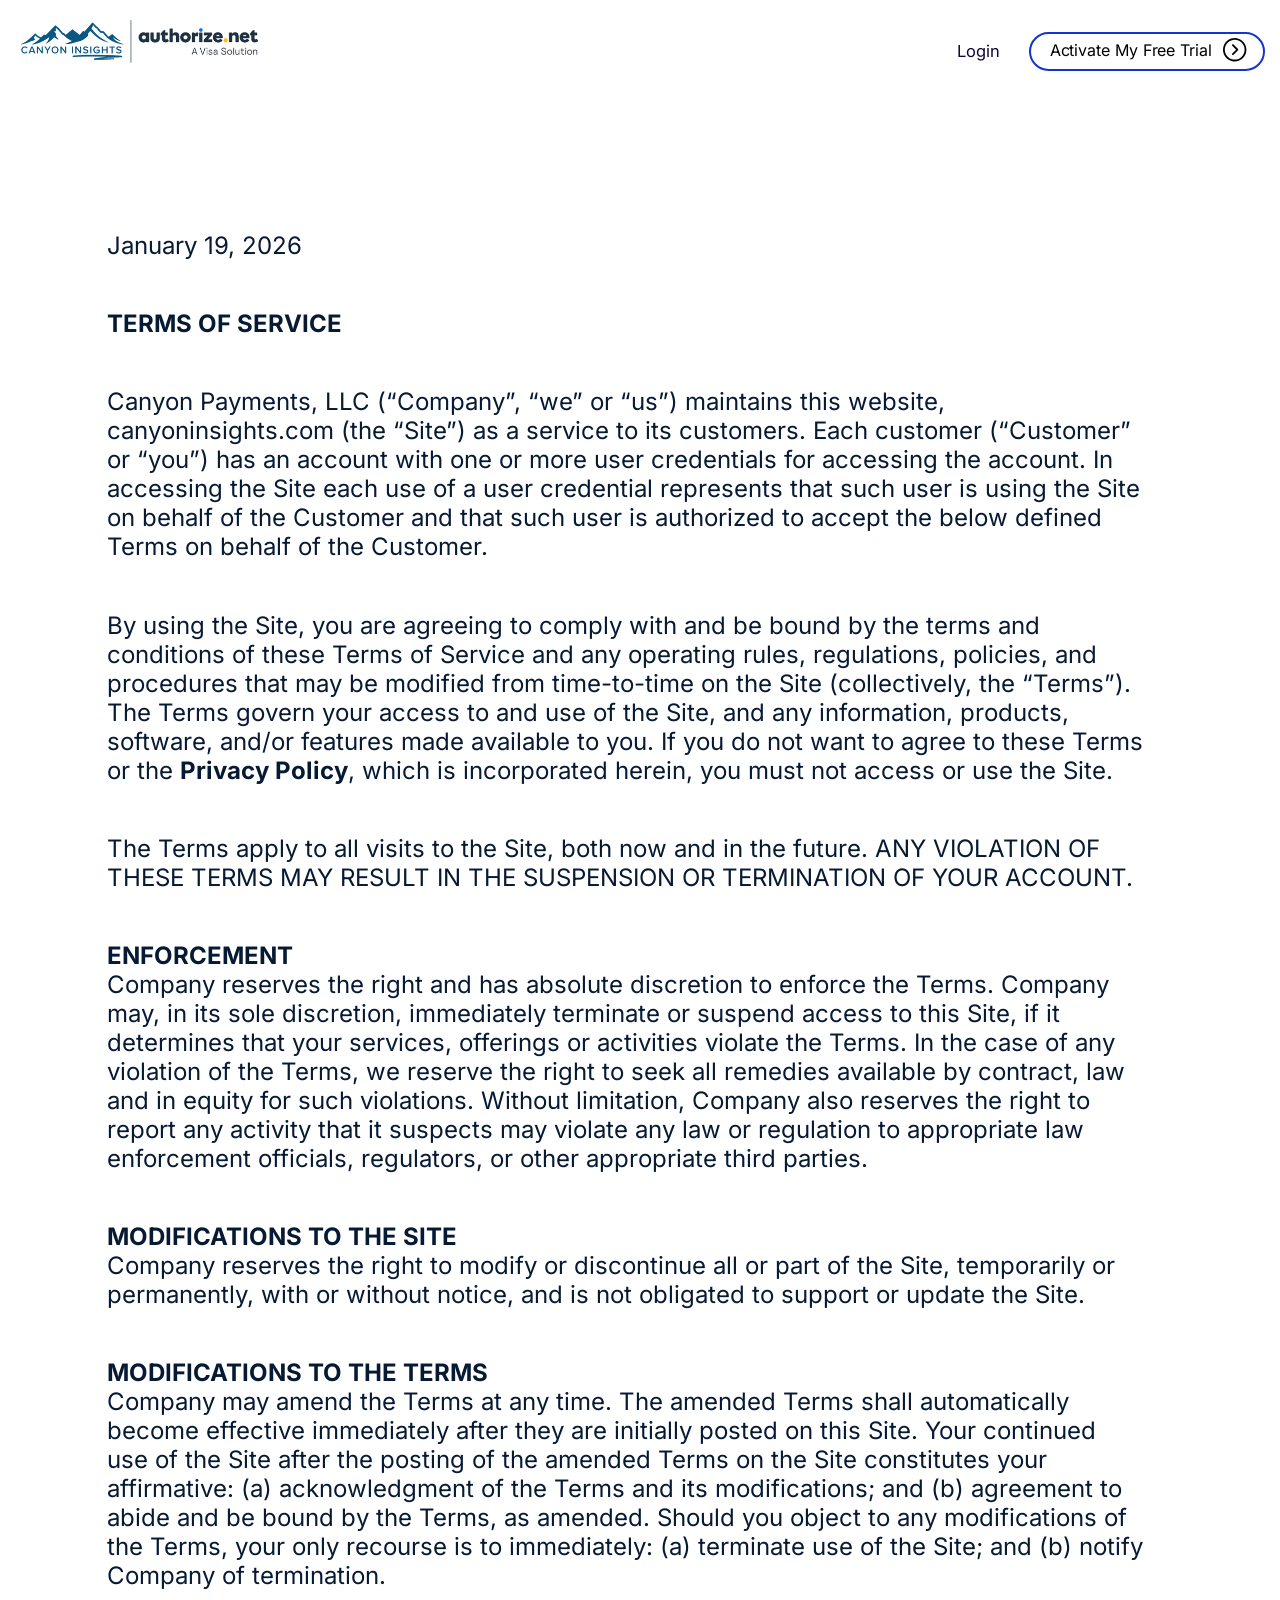
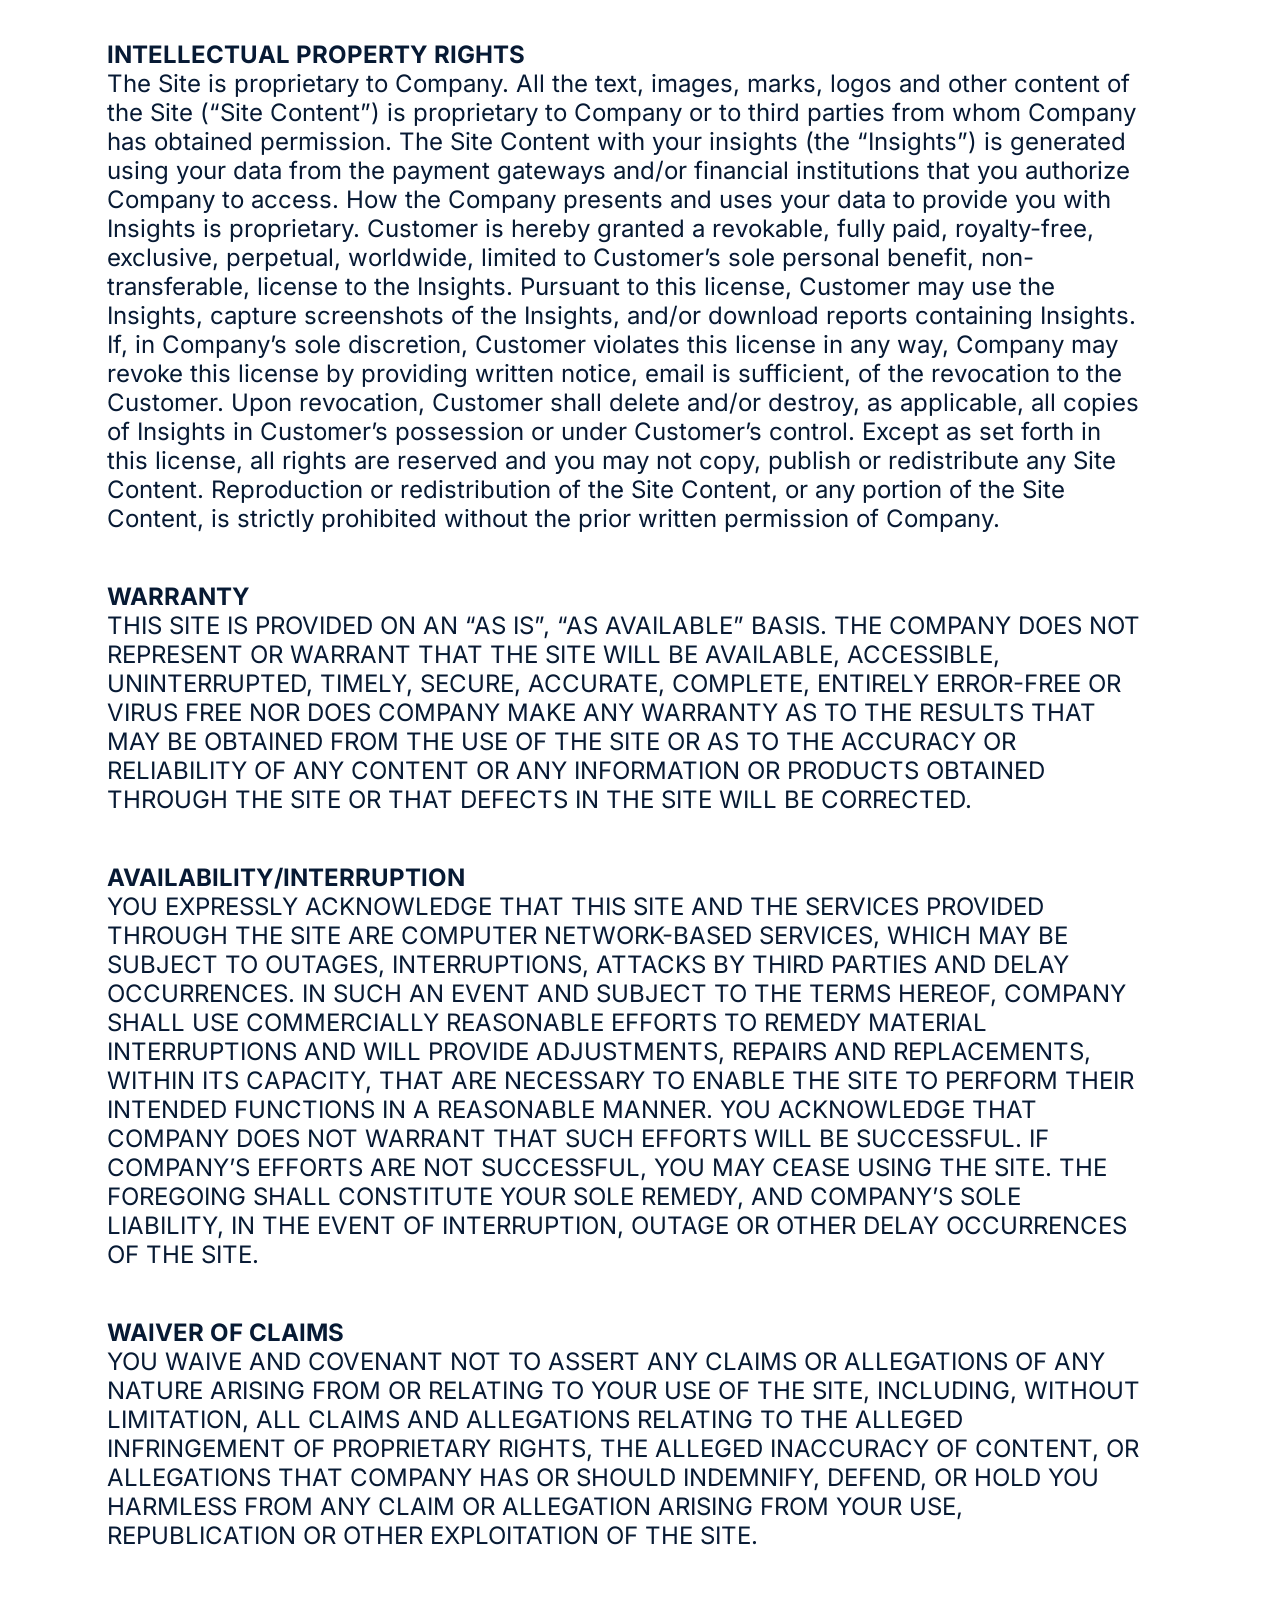
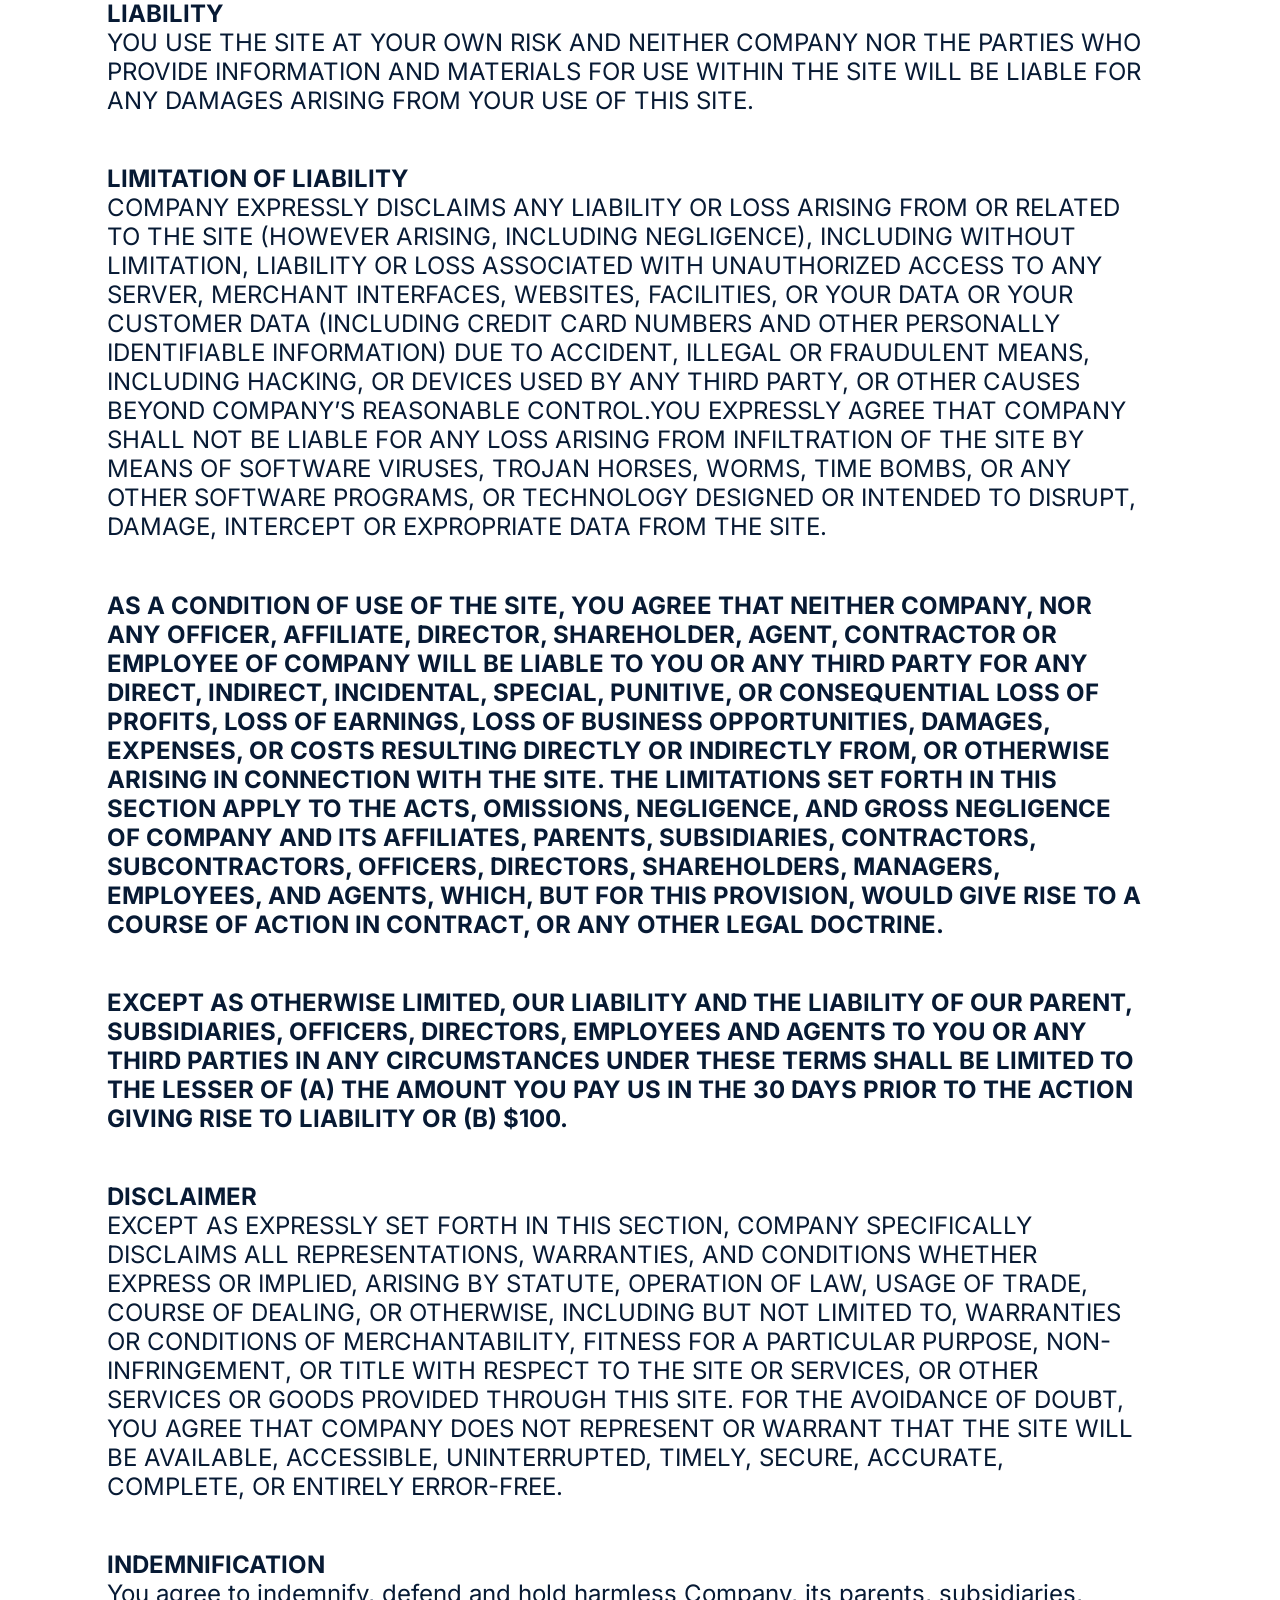
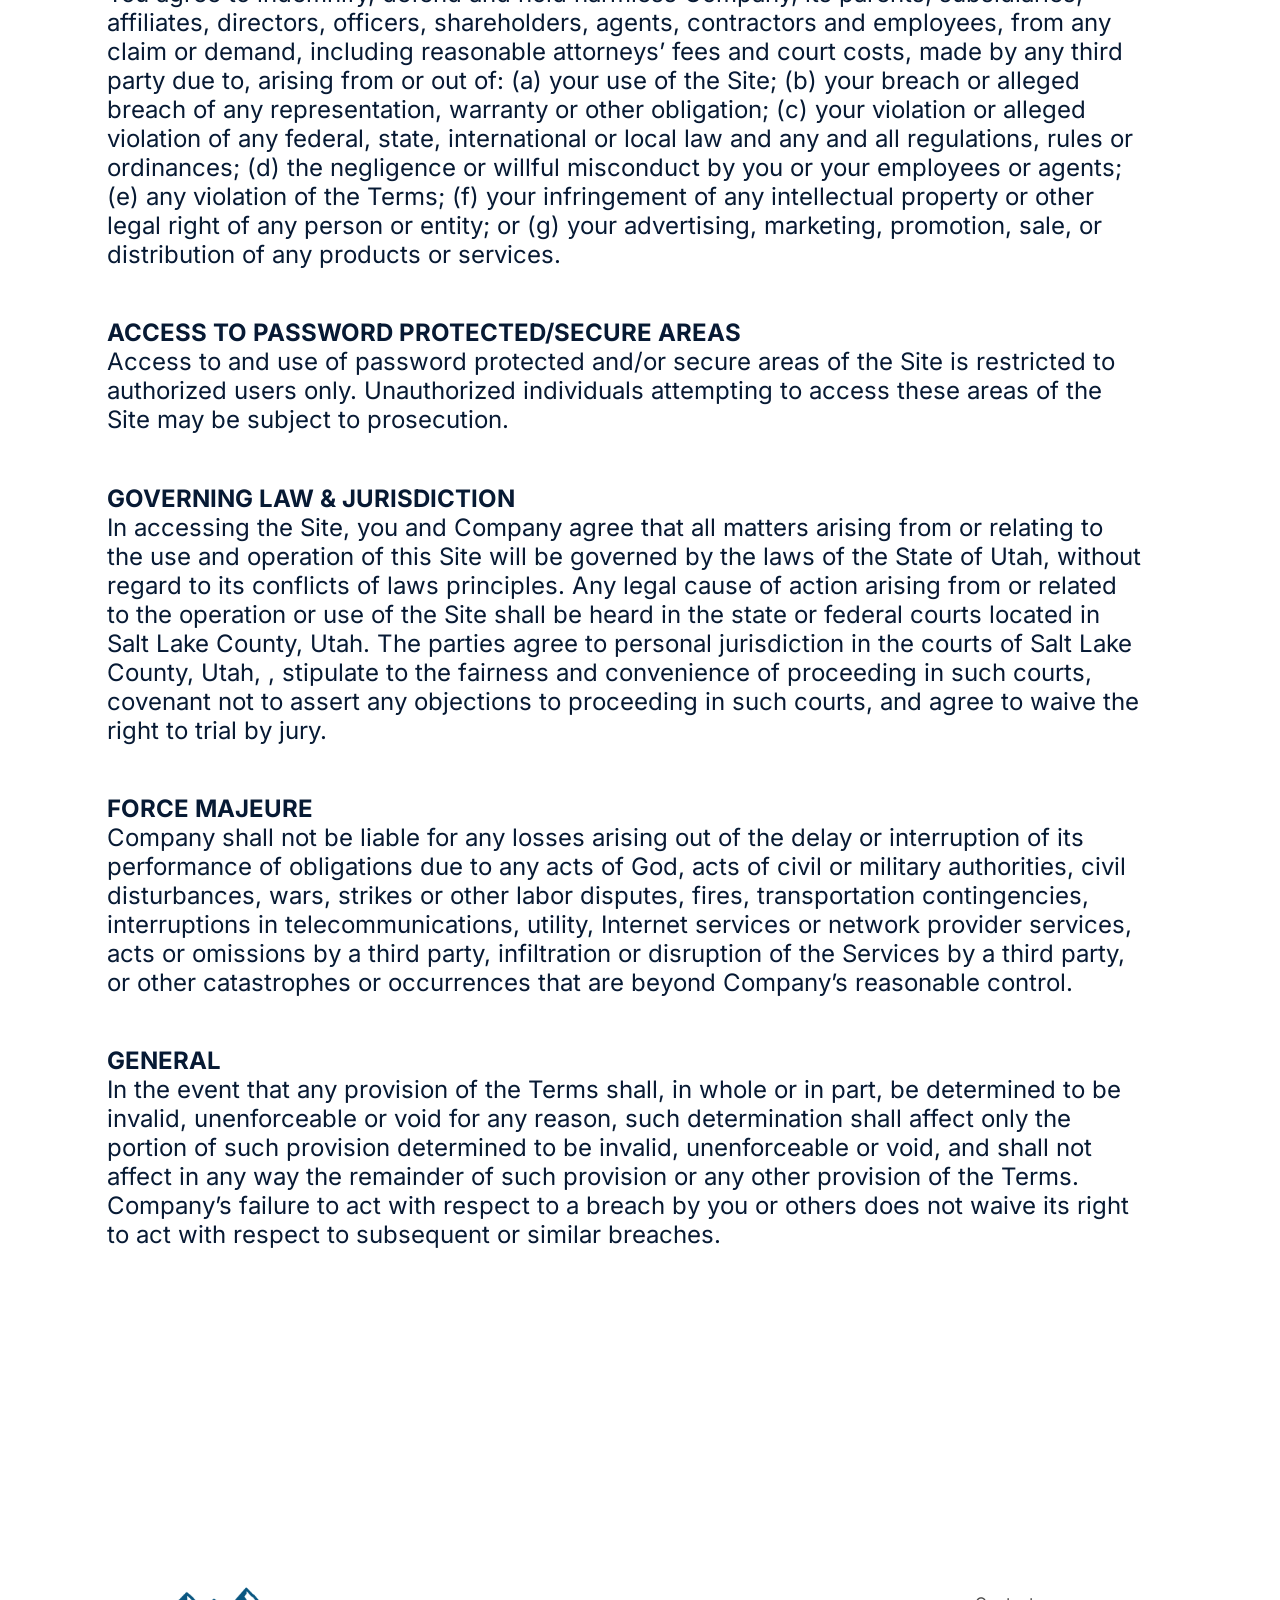
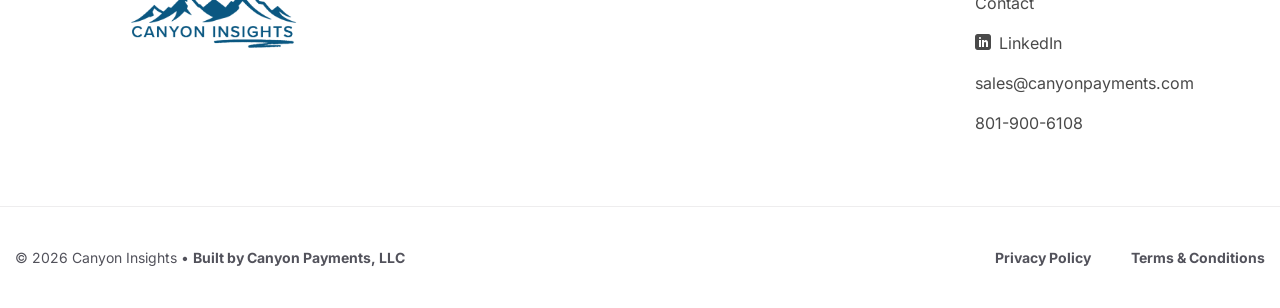
<file: terms-of-service/index.html>
<!DOCTYPE html>
<html lang="en-US" class="loading-site no-js">
<head>
	<meta charset="UTF-8" />
	<meta property="og:site_name" content="Canyon Insights" />
	<meta property="og:title" content="Canyon Insights - Home" />
	<meta property="og:description" content="Your Payment Data. Real Insights" />
	<link rel="profile" href="http://gmpg.org/xfn/11" />
	<link rel="pingback" href="/xmlrpc.php" />

	<script>(function(html){html.className = html.className.replace(/\bno-js\b/,'js')})(document.documentElement);</script>
<meta name='robots' content='index, follow, max-image-preview:large, max-snippet:-1, max-video-preview:-1' />
<meta name="viewport" content="width=device-width, initial-scale=1" />
	<!-- This site is optimized with the Yoast SEO plugin v27.4 - https://yoast.com/product/yoast-seo-wordpress/ -->
	<title>Terms of Service - Authorize Canyon Insights</title>
	<link rel="canonical" href="https://awx.afh.mybluehost.me/website_a8115bc0/terms-of-service/" />
	<meta property="og:locale" content="en_US" />
	<meta property="og:type" content="article" />
	<meta property="og:title" content="Terms of Service - Authorize Canyon Insights" />
	<meta property="og:url" content="https://awx.afh.mybluehost.me/website_a8115bc0/terms-of-service/" />
	<meta property="og:site_name" content="Authorize Canyon Insights" />
	<meta property="article:modified_time" content="2026-02-16T15:34:05+00:00" />
	<meta name="twitter:card" content="summary_large_image" />
	<meta name="twitter:label1" content="Est. reading time" />
	<meta name="twitter:data1" content="9 minutes" />
	<script type="application/ld+json" class="yoast-schema-graph">{"@context":"https:\/\/schema.org","@graph":[{"@type":"WebPage","@id":"https:\/\/awx.afh.mybluehost.me\/website_a8115bc0\/terms-of-service\/","url":"https:\/\/awx.afh.mybluehost.me\/website_a8115bc0\/terms-of-service\/","name":"Terms of Service - Authorize Canyon Insights","isPartOf":{"@id":"https:\/\/awx.afh.mybluehost.me\/website_a8115bc0\/#website"},"datePublished":"2026-01-27T16:14:52+00:00","dateModified":"2026-02-16T15:34:05+00:00","breadcrumb":{"@id":"https:\/\/awx.afh.mybluehost.me\/website_a8115bc0\/terms-of-service\/#breadcrumb"},"inLanguage":"en-US","potentialAction":[{"@type":"ReadAction","target":["https:\/\/awx.afh.mybluehost.me\/website_a8115bc0\/terms-of-service\/"]}]},{"@type":"BreadcrumbList","@id":"https:\/\/awx.afh.mybluehost.me\/website_a8115bc0\/terms-of-service\/#breadcrumb","itemListElement":[{"@type":"ListItem","position":1,"name":"Home","item":"\/"},{"@type":"ListItem","position":2,"name":"Terms of Service"}]},{"@type":"WebSite","@id":"https:\/\/awx.afh.mybluehost.me\/website_a8115bc0\/#website","url":"https:\/\/awx.afh.mybluehost.me\/website_a8115bc0\/","name":"Authorize Canyon Insights","description":"","potentialAction":[{"@type":"SearchAction","target":{"@type":"EntryPoint","urlTemplate":"https:\/\/awx.afh.mybluehost.me\/website_a8115bc0\/?s={search_term_string}"},"query-input":{"@type":"PropertyValueSpecification","valueRequired":true,"valueName":"search_term_string"}}],"inLanguage":"en-US"}]}</script>
	<!-- / Yoast SEO plugin. -->


<link rel='prefetch' href='/wp-content/themes/flatsome/assets/js/flatsome.js?ver=e2eddd6c228105dac048' />
<link rel='prefetch' href='/wp-content/themes/flatsome/assets/js/chunk.slider.js?ver=3.20.4' />
<link rel='prefetch' href='/wp-content/themes/flatsome/assets/js/chunk.popups.js?ver=3.20.4' />
<link rel='prefetch' href='/wp-content/themes/flatsome/assets/js/chunk.tooltips.js?ver=3.20.4' />
<link rel="alternate" type="application/rss+xml" title="Authorize Canyon Insights &raquo; Feed" href="/feed/" />
<link rel="alternate" type="application/rss+xml" title="Authorize Canyon Insights &raquo; Comments Feed" href="/comments/feed/" />
<link rel="alternate" title="oEmbed (JSON)" type="application/json+oembed" href="/wp-json/oembed/1.0/embed?url=https%3A%2F%2Fauthorizenet.canyoninsights.com%2Fterms-of-service%2F" />
<link rel="alternate" title="oEmbed (XML)" type="text/xml+oembed" href="/wp-json/oembed/1.0/embed?url=https%3A%2F%2Fauthorizenet.canyoninsights.com%2Fterms-of-service%2F&#038;format=xml" />
<style id="wp-img-auto-sizes-contain-inline-css">
img:is([sizes=auto i],[sizes^="auto," i]){contain-intrinsic-size:3000px 1500px}
/*# sourceURL=wp-img-auto-sizes-contain-inline-css */
</style>
<style id="wp-emoji-styles-inline-css">

	img.wp-smiley, img.emoji {
		display: inline !important;
		border: none !important;
		box-shadow: none !important;
		height: 1em !important;
		width: 1em !important;
		margin: 0 0.07em !important;
		vertical-align: -0.1em !important;
		background: none !important;
		padding: 0 !important;
	}
/*# sourceURL=wp-emoji-styles-inline-css */
</style>
<style id="wp-block-library-inline-css">
:root{--wp-block-synced-color:#7a00df;--wp-block-synced-color--rgb:122,0,223;--wp-bound-block-color:var(--wp-block-synced-color);--wp-editor-canvas-background:#ddd;--wp-admin-theme-color:#007cba;--wp-admin-theme-color--rgb:0,124,186;--wp-admin-theme-color-darker-10:#006ba1;--wp-admin-theme-color-darker-10--rgb:0,107,160.5;--wp-admin-theme-color-darker-20:#005a87;--wp-admin-theme-color-darker-20--rgb:0,90,135;--wp-admin-border-width-focus:2px}@media (min-resolution:192dpi){:root{--wp-admin-border-width-focus:1.5px}}.wp-element-button{cursor:pointer}:root .has-very-light-gray-background-color{background-color:#eee}:root .has-very-dark-gray-background-color{background-color:#313131}:root .has-very-light-gray-color{color:#eee}:root .has-very-dark-gray-color{color:#313131}:root .has-vivid-green-cyan-to-vivid-cyan-blue-gradient-background{background:linear-gradient(135deg,#00d084,#0693e3)}:root .has-purple-crush-gradient-background{background:linear-gradient(135deg,#34e2e4,#4721fb 50%,#ab1dfe)}:root .has-hazy-dawn-gradient-background{background:linear-gradient(135deg,#faaca8,#dad0ec)}:root .has-subdued-olive-gradient-background{background:linear-gradient(135deg,#fafae1,#67a671)}:root .has-atomic-cream-gradient-background{background:linear-gradient(135deg,#fdd79a,#004a59)}:root .has-nightshade-gradient-background{background:linear-gradient(135deg,#330968,#31cdcf)}:root .has-midnight-gradient-background{background:linear-gradient(135deg,#020381,#2874fc)}:root{--wp--preset--font-size--normal:16px;--wp--preset--font-size--huge:42px}.has-regular-font-size{font-size:1em}.has-larger-font-size{font-size:2.625em}.has-normal-font-size{font-size:var(--wp--preset--font-size--normal)}.has-huge-font-size{font-size:var(--wp--preset--font-size--huge)}:root .has-text-align-center{text-align:center}:root .has-text-align-left{text-align:left}:root .has-text-align-right{text-align:right}.has-fit-text{white-space:nowrap!important}#end-resizable-editor-section{display:none}.aligncenter{clear:both}.items-justified-left{justify-content:flex-start}.items-justified-center{justify-content:center}.items-justified-right{justify-content:flex-end}.items-justified-space-between{justify-content:space-between}.screen-reader-text{word-wrap:normal!important;border:0;clip-path:inset(50%);height:1px;margin:-1px;overflow:hidden;padding:0;position:absolute;width:1px;word-break:normal!important}.screen-reader-text:focus{background-color:#ddd;clip-path:none;color:#444;display:block;font-size:1em;height:auto;left:5px;line-height:normal;padding:15px 23px 14px;text-decoration:none;top:5px;width:auto;z-index:100000}html :where(.has-border-color){border-style:solid}html :where([style^=border-color],[style*=";border-color"],[style*="; border-color"]){border-style:solid}html :where([style^=border-top-color],[style*=";border-top-color"],[style*="; border-top-color"]){border-top-style:solid}html :where([style^=border-right-color],[style*=";border-right-color"],[style*="; border-right-color"]){border-right-style:solid}html :where([style^=border-bottom-color],[style*=";border-bottom-color"],[style*="; border-bottom-color"]){border-bottom-style:solid}html :where([style^=border-left-color],[style*=";border-left-color"],[style*="; border-left-color"]){border-left-style:solid}html :where([style^=border-width],[style*=";border-width"],[style*="; border-width"]){border-style:solid}html :where([style^=border-top-width],[style*=";border-top-width"],[style*="; border-top-width"]){border-top-style:solid}html :where([style^=border-right-width],[style*=";border-right-width"],[style*="; border-right-width"]){border-right-style:solid}html :where([style^=border-bottom-width],[style*=";border-bottom-width"],[style*="; border-bottom-width"]){border-bottom-style:solid}html :where([style^=border-left-width],[style*=";border-left-width"],[style*="; border-left-width"]){border-left-style:solid}html :where(img[class*=wp-image-]){height:auto;max-width:100%}:where(figure){margin:0 0 1em}html :where(.is-position-sticky){--wp-admin--admin-bar--position-offset:var(--wp-admin--admin-bar--height,0px)}@media screen and (max-width:600px){html :where(.is-position-sticky){--wp-admin--admin-bar--position-offset:0px}}

/*# sourceURL=/wp-includes/css/dist/block-library/common.min.css */
</style>

<style id="global-styles-inline-css">
:root{--wp--preset--aspect-ratio--square: 1;--wp--preset--aspect-ratio--4-3: 4/3;--wp--preset--aspect-ratio--3-4: 3/4;--wp--preset--aspect-ratio--3-2: 3/2;--wp--preset--aspect-ratio--2-3: 2/3;--wp--preset--aspect-ratio--16-9: 16/9;--wp--preset--aspect-ratio--9-16: 9/16;--wp--preset--color--black: #000000;--wp--preset--color--cyan-bluish-gray: #abb8c3;--wp--preset--color--white: #ffffff;--wp--preset--color--pale-pink: #f78da7;--wp--preset--color--vivid-red: #cf2e2e;--wp--preset--color--luminous-vivid-orange: #ff6900;--wp--preset--color--luminous-vivid-amber: #fcb900;--wp--preset--color--light-green-cyan: #7bdcb5;--wp--preset--color--vivid-green-cyan: #00d084;--wp--preset--color--pale-cyan-blue: #8ed1fc;--wp--preset--color--vivid-cyan-blue: #0693e3;--wp--preset--color--vivid-purple: #9b51e0;--wp--preset--color--primary: #1434cb;--wp--preset--color--secondary: #C05530;--wp--preset--color--success: #627D47;--wp--preset--color--alert: #b20000;--wp--preset--gradient--vivid-cyan-blue-to-vivid-purple: linear-gradient(135deg,rgb(6,147,227) 0%,rgb(155,81,224) 100%);--wp--preset--gradient--light-green-cyan-to-vivid-green-cyan: linear-gradient(135deg,rgb(122,220,180) 0%,rgb(0,208,130) 100%);--wp--preset--gradient--luminous-vivid-amber-to-luminous-vivid-orange: linear-gradient(135deg,rgb(252,185,0) 0%,rgb(255,105,0) 100%);--wp--preset--gradient--luminous-vivid-orange-to-vivid-red: linear-gradient(135deg,rgb(255,105,0) 0%,rgb(207,46,46) 100%);--wp--preset--gradient--very-light-gray-to-cyan-bluish-gray: linear-gradient(135deg,rgb(238,238,238) 0%,rgb(169,184,195) 100%);--wp--preset--gradient--cool-to-warm-spectrum: linear-gradient(135deg,rgb(74,234,220) 0%,rgb(151,120,209) 20%,rgb(207,42,186) 40%,rgb(238,44,130) 60%,rgb(251,105,98) 80%,rgb(254,248,76) 100%);--wp--preset--gradient--blush-light-purple: linear-gradient(135deg,rgb(255,206,236) 0%,rgb(152,150,240) 100%);--wp--preset--gradient--blush-bordeaux: linear-gradient(135deg,rgb(254,205,165) 0%,rgb(254,45,45) 50%,rgb(107,0,62) 100%);--wp--preset--gradient--luminous-dusk: linear-gradient(135deg,rgb(255,203,112) 0%,rgb(199,81,192) 50%,rgb(65,88,208) 100%);--wp--preset--gradient--pale-ocean: linear-gradient(135deg,rgb(255,245,203) 0%,rgb(182,227,212) 50%,rgb(51,167,181) 100%);--wp--preset--gradient--electric-grass: linear-gradient(135deg,rgb(202,248,128) 0%,rgb(113,206,126) 100%);--wp--preset--gradient--midnight: linear-gradient(135deg,rgb(2,3,129) 0%,rgb(40,116,252) 100%);--wp--preset--font-size--small: 13px;--wp--preset--font-size--medium: 20px;--wp--preset--font-size--large: 36px;--wp--preset--font-size--x-large: 42px;--wp--preset--spacing--20: 0.44rem;--wp--preset--spacing--30: 0.67rem;--wp--preset--spacing--40: 1rem;--wp--preset--spacing--50: 1.5rem;--wp--preset--spacing--60: 2.25rem;--wp--preset--spacing--70: 3.38rem;--wp--preset--spacing--80: 5.06rem;--wp--preset--shadow--natural: 6px 6px 9px rgba(0, 0, 0, 0.2);--wp--preset--shadow--deep: 12px 12px 50px rgba(0, 0, 0, 0.4);--wp--preset--shadow--sharp: 6px 6px 0px rgba(0, 0, 0, 0.2);--wp--preset--shadow--outlined: 6px 6px 0px -3px rgb(255, 255, 255), 6px 6px rgb(0, 0, 0);--wp--preset--shadow--crisp: 6px 6px 0px rgb(0, 0, 0);}.wp-block-button{--wp--preset--dimension--25: 25%;--wp--preset--dimension--50: 50%;--wp--preset--dimension--75: 75%;--wp--preset--dimension--100: 100%;}:where(body) { margin: 0; }.wp-site-blocks > .alignleft { float: left; margin-right: 2em; }.wp-site-blocks > .alignright { float: right; margin-left: 2em; }.wp-site-blocks > .aligncenter { justify-content: center; margin-left: auto; margin-right: auto; }:where(.is-layout-flex){gap: 0.5em;}:where(.is-layout-grid){gap: 0.5em;}.is-layout-flow > .alignleft{float: left;margin-inline-start: 0;margin-inline-end: 2em;}.is-layout-flow > .alignright{float: right;margin-inline-start: 2em;margin-inline-end: 0;}.is-layout-flow > .aligncenter{margin-left: auto !important;margin-right: auto !important;}.is-layout-constrained > .alignleft{float: left;margin-inline-start: 0;margin-inline-end: 2em;}.is-layout-constrained > .alignright{float: right;margin-inline-start: 2em;margin-inline-end: 0;}.is-layout-constrained > .aligncenter{margin-left: auto !important;margin-right: auto !important;}.is-layout-constrained > :where(:not(.alignleft):not(.alignright):not(.alignfull)){margin-left: auto !important;margin-right: auto !important;}body .is-layout-flex{display: flex;}.is-layout-flex{flex-wrap: wrap;align-items: center;}.is-layout-flex > :is(*, div){margin: 0;}body .is-layout-grid{display: grid;}.is-layout-grid > :is(*, div){margin: 0;}body{padding-top: 0px;padding-right: 0px;padding-bottom: 0px;padding-left: 0px;}a:where(:not(.wp-element-button)){text-decoration: none;}:root :where(.wp-element-button, .wp-block-button__link){background-color: #32373c;border-width: 0;color: #fff;font-family: inherit;font-size: inherit;font-style: inherit;font-weight: inherit;letter-spacing: inherit;line-height: inherit;padding-top: calc(0.667em + 2px);padding-right: calc(1.333em + 2px);padding-bottom: calc(0.667em + 2px);padding-left: calc(1.333em + 2px);text-decoration: none;text-transform: inherit;}.has-black-color{color: var(--wp--preset--color--black) !important;}.has-cyan-bluish-gray-color{color: var(--wp--preset--color--cyan-bluish-gray) !important;}.has-white-color{color: var(--wp--preset--color--white) !important;}.has-pale-pink-color{color: var(--wp--preset--color--pale-pink) !important;}.has-vivid-red-color{color: var(--wp--preset--color--vivid-red) !important;}.has-luminous-vivid-orange-color{color: var(--wp--preset--color--luminous-vivid-orange) !important;}.has-luminous-vivid-amber-color{color: var(--wp--preset--color--luminous-vivid-amber) !important;}.has-light-green-cyan-color{color: var(--wp--preset--color--light-green-cyan) !important;}.has-vivid-green-cyan-color{color: var(--wp--preset--color--vivid-green-cyan) !important;}.has-pale-cyan-blue-color{color: var(--wp--preset--color--pale-cyan-blue) !important;}.has-vivid-cyan-blue-color{color: var(--wp--preset--color--vivid-cyan-blue) !important;}.has-vivid-purple-color{color: var(--wp--preset--color--vivid-purple) !important;}.has-primary-color{color: var(--wp--preset--color--primary) !important;}.has-secondary-color{color: var(--wp--preset--color--secondary) !important;}.has-success-color{color: var(--wp--preset--color--success) !important;}.has-alert-color{color: var(--wp--preset--color--alert) !important;}.has-black-background-color{background-color: var(--wp--preset--color--black) !important;}.has-cyan-bluish-gray-background-color{background-color: var(--wp--preset--color--cyan-bluish-gray) !important;}.has-white-background-color{background-color: var(--wp--preset--color--white) !important;}.has-pale-pink-background-color{background-color: var(--wp--preset--color--pale-pink) !important;}.has-vivid-red-background-color{background-color: var(--wp--preset--color--vivid-red) !important;}.has-luminous-vivid-orange-background-color{background-color: var(--wp--preset--color--luminous-vivid-orange) !important;}.has-luminous-vivid-amber-background-color{background-color: var(--wp--preset--color--luminous-vivid-amber) !important;}.has-light-green-cyan-background-color{background-color: var(--wp--preset--color--light-green-cyan) !important;}.has-vivid-green-cyan-background-color{background-color: var(--wp--preset--color--vivid-green-cyan) !important;}.has-pale-cyan-blue-background-color{background-color: var(--wp--preset--color--pale-cyan-blue) !important;}.has-vivid-cyan-blue-background-color{background-color: var(--wp--preset--color--vivid-cyan-blue) !important;}.has-vivid-purple-background-color{background-color: var(--wp--preset--color--vivid-purple) !important;}.has-primary-background-color{background-color: var(--wp--preset--color--primary) !important;}.has-secondary-background-color{background-color: var(--wp--preset--color--secondary) !important;}.has-success-background-color{background-color: var(--wp--preset--color--success) !important;}.has-alert-background-color{background-color: var(--wp--preset--color--alert) !important;}.has-black-border-color{border-color: var(--wp--preset--color--black) !important;}.has-cyan-bluish-gray-border-color{border-color: var(--wp--preset--color--cyan-bluish-gray) !important;}.has-white-border-color{border-color: var(--wp--preset--color--white) !important;}.has-pale-pink-border-color{border-color: var(--wp--preset--color--pale-pink) !important;}.has-vivid-red-border-color{border-color: var(--wp--preset--color--vivid-red) !important;}.has-luminous-vivid-orange-border-color{border-color: var(--wp--preset--color--luminous-vivid-orange) !important;}.has-luminous-vivid-amber-border-color{border-color: var(--wp--preset--color--luminous-vivid-amber) !important;}.has-light-green-cyan-border-color{border-color: var(--wp--preset--color--light-green-cyan) !important;}.has-vivid-green-cyan-border-color{border-color: var(--wp--preset--color--vivid-green-cyan) !important;}.has-pale-cyan-blue-border-color{border-color: var(--wp--preset--color--pale-cyan-blue) !important;}.has-vivid-cyan-blue-border-color{border-color: var(--wp--preset--color--vivid-cyan-blue) !important;}.has-vivid-purple-border-color{border-color: var(--wp--preset--color--vivid-purple) !important;}.has-primary-border-color{border-color: var(--wp--preset--color--primary) !important;}.has-secondary-border-color{border-color: var(--wp--preset--color--secondary) !important;}.has-success-border-color{border-color: var(--wp--preset--color--success) !important;}.has-alert-border-color{border-color: var(--wp--preset--color--alert) !important;}.has-vivid-cyan-blue-to-vivid-purple-gradient-background{background: var(--wp--preset--gradient--vivid-cyan-blue-to-vivid-purple) !important;}.has-light-green-cyan-to-vivid-green-cyan-gradient-background{background: var(--wp--preset--gradient--light-green-cyan-to-vivid-green-cyan) !important;}.has-luminous-vivid-amber-to-luminous-vivid-orange-gradient-background{background: var(--wp--preset--gradient--luminous-vivid-amber-to-luminous-vivid-orange) !important;}.has-luminous-vivid-orange-to-vivid-red-gradient-background{background: var(--wp--preset--gradient--luminous-vivid-orange-to-vivid-red) !important;}.has-very-light-gray-to-cyan-bluish-gray-gradient-background{background: var(--wp--preset--gradient--very-light-gray-to-cyan-bluish-gray) !important;}.has-cool-to-warm-spectrum-gradient-background{background: var(--wp--preset--gradient--cool-to-warm-spectrum) !important;}.has-blush-light-purple-gradient-background{background: var(--wp--preset--gradient--blush-light-purple) !important;}.has-blush-bordeaux-gradient-background{background: var(--wp--preset--gradient--blush-bordeaux) !important;}.has-luminous-dusk-gradient-background{background: var(--wp--preset--gradient--luminous-dusk) !important;}.has-pale-ocean-gradient-background{background: var(--wp--preset--gradient--pale-ocean) !important;}.has-electric-grass-gradient-background{background: var(--wp--preset--gradient--electric-grass) !important;}.has-midnight-gradient-background{background: var(--wp--preset--gradient--midnight) !important;}.has-small-font-size{font-size: var(--wp--preset--font-size--small) !important;}.has-medium-font-size{font-size: var(--wp--preset--font-size--medium) !important;}.has-large-font-size{font-size: var(--wp--preset--font-size--large) !important;}.has-x-large-font-size{font-size: var(--wp--preset--font-size--x-large) !important;}
/*# sourceURL=global-styles-inline-css */
</style>

<link rel='stylesheet' id='contact-form-7-css' href='/wp-content/plugins/contact-form-7/includes/css/styles.css?ver=6.2.2' media='all' />
<link rel='stylesheet' id='flatsome-main-css' href='/wp-content/themes/flatsome/assets/css/flatsome.css?ver=3.20.4' media='all' />
<style id="flatsome-main-inline-css">
@font-face {
				font-family: "fl-icons";
				font-display: block;
				src: url(/wp-content/themes/flatsome/assets/css/icons/fl-icons.eot?v=3.20.4);
				src:
					url(/wp-content/themes/flatsome/assets/css/icons/fl-icons.eot#iefix?v=3.20.4) format("embedded-opentype"),
					url(/wp-content/themes/flatsome/assets/css/icons/fl-icons.woff2?v=3.20.4) format("woff2"),
					url(/wp-content/themes/flatsome/assets/css/icons/fl-icons.ttf?v=3.20.4) format("truetype"),
					url(/wp-content/themes/flatsome/assets/css/icons/fl-icons.woff?v=3.20.4) format("woff"),
					url(/wp-content/themes/flatsome/assets/css/icons/fl-icons.svg?v=3.20.4#fl-icons) format("svg");
			}
/*# sourceURL=flatsome-main-inline-css */
</style>
<link rel='stylesheet' id='flatsome-style-css' href='/wp-content/themes/flatsome-child/style.css?ver=3.2' media='all' />
<script id="jquery-core-js" src="/wp-includes/js/jquery/jquery.min.js?ver=3.7.1"></script>
<script id="jquery-migrate-js" src="/wp-includes/js/jquery/jquery-migrate.min.js?ver=3.4.1"></script>
<link rel="https://api.w.org/" href="/wp-json/" /><link rel="alternate" title="JSON" type="application/json" href="/wp-json/wp/v2/pages/1380" /><link rel="EditURI" type="application/rsd+xml" title="RSD" href="/xmlrpc.php?rsd" />
<meta name="generator" content="WordPress 7.1.3" />
<link rel='shortlink' href='/?p=1380' />
<style>
.footer-secondary.pull-right {
	text-align: end;
}
.copyright-footer img{
width: 200px; }
.absolute-footer .container{
	 display: block;
}
</style><!-- Google Tag Manager -->
<script>(function(w,d,s,l,i){w[l]=w[l]||[];w[l].push({'gtm.start':
new Date().getTime(),event:'gtm.js'});var f=d.getElementsByTagName(s)[0],
j=d.createElement(s),dl=l!='dataLayer'?'&l='+l:'';j.async=true;j.src=
'https://www.googletagmanager.com/gtm.js?id='+i+dl;f.parentNode.insertBefore(j,f);
})(window,document,'script','dataLayer','GTM-WSVLZ2HT');</script>
<!-- End Google Tag Manager --><link rel="icon" href="/wp-content/uploads/2026/03/cropped-new-favicon-scaled-1-32x32.png" sizes="32x32" />
<link rel="icon" href="/wp-content/uploads/2026/03/cropped-new-favicon-scaled-1-192x192.png" sizes="192x192" />
<link rel="apple-touch-icon" href="/wp-content/uploads/2026/03/cropped-new-favicon-scaled-1-180x180.png" />
<meta name="msapplication-TileImage" content="/wp-content/uploads/2026/03/cropped-new-favicon-scaled-1-270x270.png" />
<style id="custom-css" type="text/css">:root {--primary-color: #1434cb;--fs-color-primary: #1434cb;--fs-color-secondary: #C05530;--fs-color-success: #627D47;--fs-color-alert: #b20000;--fs-color-base: #4a4a4a;--fs-experimental-link-color: #334862;--fs-experimental-link-color-hover: #111;}.tooltipster-base {--tooltip-color: #fff;--tooltip-bg-color: #000;}.off-canvas-right .mfp-content, .off-canvas-left .mfp-content {--drawer-width: 300px;}.container-width, .full-width .ubermenu-nav, .container, .row{max-width: 1500px}.row.row-collapse{max-width: 1470px}.row.row-small{max-width: 1492.5px}.row.row-large{max-width: 1530px}.header-main{height: 83px}#logo img{max-height: 83px}#logo{width:320px;}#logo img{padding:20px 0;}.header-bottom{min-height: 10px}.header-top{min-height: 20px}.transparent .header-main{height: 30px}.transparent #logo img{max-height: 30px}.has-transparent + .page-title:first-of-type,.has-transparent + #main > .page-title,.has-transparent + #main > div > .page-title,.has-transparent + #main .page-header-wrapper:first-of-type .page-title{padding-top: 30px;}.header.show-on-scroll,.stuck .header-main{height:70px!important}.stuck #logo img{max-height: 70px!important}.search-form{ width: 100%;}.header-bg-color {background-color: rgba(255,255,255,0.9)}.header-bottom {background-color: #f1f1f1}.top-bar-nav > li > a{line-height: 50px }.header-main .nav > li > a{line-height: 16px }.header-wrapper:not(.stuck) .header-main .header-nav{margin-top: 20px }.stuck .header-main .nav > li > a{line-height: 50px }.header-bottom-nav > li > a{line-height: 16px }@media (max-width: 549px) {.header-main{height: 70px}#logo img{max-height: 70px}}@media screen and (max-width: 549px){body{font-size: 100%;}}body{font-family: Inter, sans-serif;}body {font-weight: 400;font-style: normal;}.nav > li > a {font-family: Inter, sans-serif;}.mobile-sidebar-levels-2 .nav > li > ul > li > a {font-family: Inter, sans-serif;}.nav > li > a,.mobile-sidebar-levels-2 .nav > li > ul > li > a {font-weight: 700;font-style: normal;}h1,h2,h3,h4,h5,h6,.heading-font, .off-canvas-center .nav-sidebar.nav-vertical > li > a{font-family: Inter, sans-serif;}h1,h2,h3,h4,h5,h6,.heading-font,.banner h1,.banner h2 {font-weight: 700;font-style: normal;}.alt-font{font-family: Inter, sans-serif;}.alt-font {font-weight: 400!important;font-style: normal!important;}button,.button{text-transform: none;}.header:not(.transparent) .header-nav-main.nav > li > a:hover,.header:not(.transparent) .header-nav-main.nav > li.active > a,.header:not(.transparent) .header-nav-main.nav > li.current > a,.header:not(.transparent) .header-nav-main.nav > li > a.active,.header:not(.transparent) .header-nav-main.nav > li > a.current{color: #1434cb;}.header-nav-main.nav-line-bottom > li > a:before,.header-nav-main.nav-line-grow > li > a:before,.header-nav-main.nav-line > li > a:before,.header-nav-main.nav-box > li > a:hover,.header-nav-main.nav-box > li.active > a,.header-nav-main.nav-pills > li > a:hover,.header-nav-main.nav-pills > li.active > a{color:#FFF!important;background-color: #1434cb;}.footer-1{background-color: #ffffff}.footer-2{background-color: #ffffff}.header-vertical-menu__opener {width: 500px}.nav-vertical-fly-out > li + li {border-top-width: 1px; border-top-style: solid;}.label-new.menu-item > a:after{content:"New";}.label-hot.menu-item > a:after{content:"Hot";}.label-sale.menu-item > a:after{content:"Sale";}.label-popular.menu-item > a:after{content:"Popular";}</style><style id="wp-custom-css">
.hero-start h1 {
    font-size: 48px;
}
.hero-start h1 span{
	color: #fFC400 !important;
}
.logo_banner {
	padding-left: 20px;
	padding-right: 20px;
}

.home-banner {
    height: 950px !important;
}
.home-banner .lg-y55 {
    bottom: 5%;
}


    .page-id-1995 header{
        display: none !important;
    }
    .header-start-section{
        position: absolute;
    }











.home-banner .imagr-container {
    height: 120px !important;
}
.features-list ul {
	display: flex !important;
    gap: 28px;
    align-items: center;
    padding-top: 12px;
    color: #6B6E70;
    margin: 0 auto;
    justify-content: center;
}


.icon-flickr::before {
background-size: contain;
}

.imgr-card{
box-shadow: 1px 1px 11px 0 rgba(0, 0, 0, 0.14);
	border-radius: 16px;
}

.title-tag p {
    color: #1434CB !important; 
}
.title-tag p:hover {
    color: #1434CB !important;
}

.features-list ul li {
    list-style: none;
    position: relative;
    padding-left: 20px;
}

.features-list ul li::before {
    content: "";
    position: absolute;
    left: -5px;
    top: 2px;
    width: 18px;
    height: 18px;
    /*background: url("data:image/svg+xml,%3Csvg xmlns='http://www.w3.org/2000/svg' viewBox='0 0 24 24'%3E%3Cpolyline fill='none' points='3.7 14.3 9.6 19 20.3 5' stroke='%2303a300' stroke-width='2' stroke-linecap='round' stroke-linejoin='round'/%3E%3C/svg%3E") no-repeat center center;*/
	background: url("data:image/svg+xml,%3Csvg xmlns='http://www.w3.org/2000/svg' viewBox='0 0 24 24'%3E%3Cpolyline fill='none' points='3.7 14.3 9.6 19 20.3 5' stroke='%231434cb' stroke-width='2' stroke-linecap='round' stroke-linejoin='round'/%3E%3C/svg%3E") no-repeat center center;
    background-size: contain;
}




@media screen and (max-width: 768px) {
	.image_space_banner {
			padding-top: 30px;
	}
	.item {
		width: 160px;
		margin: auto;
	}
	.process-liner-wid .medium-3 {
		 max-width: 32%;
	}
	.logo_banner .has-hover {
			width: auto !important;
	}
	.home-banner {
    height: 716px !important;
}
	.features-list ul {
	display: flex !important;
   flex-direction: column;
		gap: 0px;
}


}
.card-gifs img{
	height: 400px;
	object-fit: contain;
}
@media screen and (max-width: 575px) {
	.image-dashboard {
		margin: auto !important;
	}
	.blue_card_box > .col-inner {
			margin: 16px 0 !important;
			left: 0;
			padding: 0 27px;
	}
	.logo_banner .has-hover {
			margin: auto;
	}
	.card-gifs img {
    height: 260px;
    object-fit: contain;
}
}



@media screen and (max-width: 550px) {
	.home-banner .imagr-container {
    height: 290px !important;
}

	
	.hero-start .buttom-copy {
    padding: 10px 0px;
    font-size: 12px;
}
	.lowercase span {
    font-size: 10px;
}
}


@media screen and (max-width: 3740px) {
    
	.dashb-bullets ul li {
    font-size: 10px;
  
}
	.text-center .button:first-of-type {
    margin-left: 0!important;
    margin: 0px  !important;
}
}


</style>
<style id="kirki-inline-styles">/* cyrillic-ext */
@font-face {
  font-family: 'Inter';
  font-style: normal;
  font-weight: 400;
  font-display: swap;
  src: url(/wp-content/fonts/inter/UcC73FwrK3iLTeHuS_nVMrMxCp50SjIa2JL7SUc.woff2) format('woff2');
  unicode-range: U+0460-052F, U+1C80-1C8A, U+20B4, U+2DE0-2DFF, U+A640-A69F, U+FE2E-FE2F;
}
/* cyrillic */
@font-face {
  font-family: 'Inter';
  font-style: normal;
  font-weight: 400;
  font-display: swap;
  src: url(/wp-content/fonts/inter/UcC73FwrK3iLTeHuS_nVMrMxCp50SjIa0ZL7SUc.woff2) format('woff2');
  unicode-range: U+0301, U+0400-045F, U+0490-0491, U+04B0-04B1, U+2116;
}
/* greek-ext */
@font-face {
  font-family: 'Inter';
  font-style: normal;
  font-weight: 400;
  font-display: swap;
  src: url(/wp-content/fonts/inter/UcC73FwrK3iLTeHuS_nVMrMxCp50SjIa2ZL7SUc.woff2) format('woff2');
  unicode-range: U+1F00-1FFF;
}
/* greek */
@font-face {
  font-family: 'Inter';
  font-style: normal;
  font-weight: 400;
  font-display: swap;
  src: url(/wp-content/fonts/inter/UcC73FwrK3iLTeHuS_nVMrMxCp50SjIa1pL7SUc.woff2) format('woff2');
  unicode-range: U+0370-0377, U+037A-037F, U+0384-038A, U+038C, U+038E-03A1, U+03A3-03FF;
}
/* vietnamese */
@font-face {
  font-family: 'Inter';
  font-style: normal;
  font-weight: 400;
  font-display: swap;
  src: url(/wp-content/fonts/inter/UcC73FwrK3iLTeHuS_nVMrMxCp50SjIa2pL7SUc.woff2) format('woff2');
  unicode-range: U+0102-0103, U+0110-0111, U+0128-0129, U+0168-0169, U+01A0-01A1, U+01AF-01B0, U+0300-0301, U+0303-0304, U+0308-0309, U+0323, U+0329, U+1EA0-1EF9, U+20AB;
}
/* latin-ext */
@font-face {
  font-family: 'Inter';
  font-style: normal;
  font-weight: 400;
  font-display: swap;
  src: url(/wp-content/fonts/inter/UcC73FwrK3iLTeHuS_nVMrMxCp50SjIa25L7SUc.woff2) format('woff2');
  unicode-range: U+0100-02BA, U+02BD-02C5, U+02C7-02CC, U+02CE-02D7, U+02DD-02FF, U+0304, U+0308, U+0329, U+1D00-1DBF, U+1E00-1E9F, U+1EF2-1EFF, U+2020, U+20A0-20AB, U+20AD-20C4, U+2113, U+2C60-2C7F, U+A720-A7FF;
}
/* latin */
@font-face {
  font-family: 'Inter';
  font-style: normal;
  font-weight: 400;
  font-display: swap;
  src: url(/wp-content/fonts/inter/UcC73FwrK3iLTeHuS_nVMrMxCp50SjIa1ZL7.woff2) format('woff2');
  unicode-range: U+0000-00FF, U+0131, U+0152-0153, U+02BB-02BC, U+02C6, U+02DA, U+02DC, U+0304, U+0308, U+0329, U+2000-206F, U+20AC, U+2122, U+2191, U+2193, U+2212, U+2215, U+FEFF, U+FFFD;
}
/* cyrillic-ext */
@font-face {
  font-family: 'Inter';
  font-style: normal;
  font-weight: 700;
  font-display: swap;
  src: url(/wp-content/fonts/inter/UcC73FwrK3iLTeHuS_nVMrMxCp50SjIa2JL7SUc.woff2) format('woff2');
  unicode-range: U+0460-052F, U+1C80-1C8A, U+20B4, U+2DE0-2DFF, U+A640-A69F, U+FE2E-FE2F;
}
/* cyrillic */
@font-face {
  font-family: 'Inter';
  font-style: normal;
  font-weight: 700;
  font-display: swap;
  src: url(/wp-content/fonts/inter/UcC73FwrK3iLTeHuS_nVMrMxCp50SjIa0ZL7SUc.woff2) format('woff2');
  unicode-range: U+0301, U+0400-045F, U+0490-0491, U+04B0-04B1, U+2116;
}
/* greek-ext */
@font-face {
  font-family: 'Inter';
  font-style: normal;
  font-weight: 700;
  font-display: swap;
  src: url(/wp-content/fonts/inter/UcC73FwrK3iLTeHuS_nVMrMxCp50SjIa2ZL7SUc.woff2) format('woff2');
  unicode-range: U+1F00-1FFF;
}
/* greek */
@font-face {
  font-family: 'Inter';
  font-style: normal;
  font-weight: 700;
  font-display: swap;
  src: url(/wp-content/fonts/inter/UcC73FwrK3iLTeHuS_nVMrMxCp50SjIa1pL7SUc.woff2) format('woff2');
  unicode-range: U+0370-0377, U+037A-037F, U+0384-038A, U+038C, U+038E-03A1, U+03A3-03FF;
}
/* vietnamese */
@font-face {
  font-family: 'Inter';
  font-style: normal;
  font-weight: 700;
  font-display: swap;
  src: url(/wp-content/fonts/inter/UcC73FwrK3iLTeHuS_nVMrMxCp50SjIa2pL7SUc.woff2) format('woff2');
  unicode-range: U+0102-0103, U+0110-0111, U+0128-0129, U+0168-0169, U+01A0-01A1, U+01AF-01B0, U+0300-0301, U+0303-0304, U+0308-0309, U+0323, U+0329, U+1EA0-1EF9, U+20AB;
}
/* latin-ext */
@font-face {
  font-family: 'Inter';
  font-style: normal;
  font-weight: 700;
  font-display: swap;
  src: url(/wp-content/fonts/inter/UcC73FwrK3iLTeHuS_nVMrMxCp50SjIa25L7SUc.woff2) format('woff2');
  unicode-range: U+0100-02BA, U+02BD-02C5, U+02C7-02CC, U+02CE-02D7, U+02DD-02FF, U+0304, U+0308, U+0329, U+1D00-1DBF, U+1E00-1E9F, U+1EF2-1EFF, U+2020, U+20A0-20AB, U+20AD-20C4, U+2113, U+2C60-2C7F, U+A720-A7FF;
}
/* latin */
@font-face {
  font-family: 'Inter';
  font-style: normal;
  font-weight: 700;
  font-display: swap;
  src: url(/wp-content/fonts/inter/UcC73FwrK3iLTeHuS_nVMrMxCp50SjIa1ZL7.woff2) format('woff2');
  unicode-range: U+0000-00FF, U+0131, U+0152-0153, U+02BB-02BC, U+02C6, U+02DA, U+02DC, U+0304, U+0308, U+0329, U+2000-206F, U+20AC, U+2122, U+2191, U+2193, U+2212, U+2215, U+FEFF, U+FFFD;
}</style></head>

<body class="wp-singular page-template-default page page-id-1380 wp-theme-flatsome wp-child-theme-flatsome-child lightbox nav-dropdown-has-arrow nav-dropdown-has-shadow nav-dropdown-has-border">

<!-- Google Tag Manager (noscript) -->
<noscript><iframe src="https://www.googletagmanager.com/ns.html?id=GTM-WSVLZ2HT"
height="0" width="0" style="display:none;visibility:hidden"></iframe></noscript>
<!-- End Google Tag Manager (noscript) -->
<a class="skip-link screen-reader-text" href="#main">Skip to content</a>

<div id="wrapper">

	
	<header id="header" class="header has-sticky sticky-jump">
		<div class="header-wrapper">
			<div id="masthead" class="header-main ">
      <div class="header-inner flex-row container logo-left medium-logo-left" role="navigation">

          <!-- Logo -->
          <div id="logo" class="flex-col logo">
            
<!-- Header logo -->
<a href="/" title="Authorize Canyon Insights" rel="home">
		<img width="1020" height="170" src="/wp-content/uploads/2026/09/Aznet-logfo-1-1024x171.png" class="header_logo header-logo" alt="Authorize Canyon Insights"/><img  width="1020" height="170" src="/wp-content/uploads/2026/09/Aznet-logfo-1-1024x171.png" class="header-logo-dark" alt="Authorize Canyon Insights"/></a>
          </div>

          <!-- Mobile Left Elements -->
          <div class="flex-col show-for-medium flex-left">
            <ul class="mobile-nav nav nav-left ">
              <li class="nav-icon has-icon">
			<a href="#" class="is-small" data-open="#main-menu" data-pos="right" data-bg="main-menu-overlay" role="button" aria-label="Menu" aria-controls="main-menu" aria-expanded="false" aria-haspopup="dialog" data-flatsome-role-button>
			<i class="icon-menu" aria-hidden="true"></i>					</a>
	</li>
            </ul>
          </div>

          <!-- Left Elements -->
          <div class="flex-col hide-for-medium flex-left
            flex-grow">
            <ul class="header-nav header-nav-main nav nav-left  nav-spacing-xlarge" >
                          </ul>
          </div>

          <!-- Right Elements -->
          <div class="flex-col hide-for-medium flex-right">
            <ul class="header-nav header-nav-main nav nav-right  nav-spacing-xlarge">
              <li class="html header-button-1">
	<div class="header-button">
		<a href="http://authorizenetapp.canyoninsights.com/login?source=authorize.net&#038;ref=authnet-trial-9f3a2b1c" target="_blank" class="button primary is-link is-large lowercase" rel="noopener" style="border-radius:99px;">
		<span>Login</span>
	</a>
	</div>
</li>
<li class="html header-button-2">
	<div class="header-button">
		<a href="https://authorizenetapp.canyoninsights.com/register?source=authorize.net&#038;ref=authnet-trial-9f3a2b1c" target="_blank" class="button plain is-outline is-large lowercase" rel="noopener" style="border-radius:99px;">
		<span>Activate My Free Trial</span>
	<i class="icon-flickr" aria-hidden="true"></i></a>
	</div>
</li>
            </ul>
          </div>

          <!-- Mobile Right Elements -->
          <div class="flex-col show-for-medium flex-right">
            <ul class="mobile-nav nav nav-right ">
                          </ul>
          </div>

      </div>

      </div>

<div class="header-bg-container fill"><div class="header-bg-image fill"></div><div class="header-bg-color fill"></div></div>		</div>
	</header>

	
	<main id="main" class="">
<div id="content" class="content-area page-wrapper" role="main">
	<div class="row row-main">
		<div class="large-12 col">
			<div class="col-inner">

				
									
						
	<section class="section csv-clss" id="section_107577332">
		<div class="section-bg fill" >
									
			

		</div>

		

		<div class="section-content relative">
			
<div class="row align-center"  id="row-272560116">

	<div id="col-1186775553" class="col small-12 large-12"  >
				<div class="col-inner"  >
			
			
<div class="row row-full-width align-center"  id="row-329211750">

	<div id="col-2033752615" class="col text_styling small-12 large-12"  >
				<div class="col-inner text-center"  >
			
			
	<div id="text-4200402006" class="text">
		
<div class="top-headings">
<p>January 19, 2026</p>
<p><strong>TERMS OF SERVICE</strong></p>
<p>Canyon Payments, LLC (“Company”, “we” or “us”) maintains this website, canyoninsights.com (the “Site”) as a service to its customers. Each customer (“Customer” or “you”) has an account with one or more user credentials for accessing the account. In accessing the Site each use of a user credential represents that such user is using the Site on behalf of the Customer and that such user is authorized to accept the below defined Terms on behalf of the Customer.</p>
<p>By using the Site, you are agreeing to comply with and be bound by the terms and conditions of these Terms of Service and any operating rules, regulations, policies, and procedures that may be modified from time-to-time on the Site (collectively, the &#8220;Terms&#8221;). The Terms govern your access to and use of the Site, and any information, products, software, and/or features made available to you. If you do not want to agree to these Terms or the <strong>Privacy Policy</strong>, which is incorporated herein, you must not access or use the Site.</p>
<p>The Terms apply to all visits to the Site, both now and in the future. ANY VIOLATION OF THESE TERMS MAY RESULT IN THE SUSPENSION OR TERMINATION OF YOUR ACCOUNT.</p>
<p><strong>ENFORCEMENT</strong><br />Company reserves the right and has absolute discretion to enforce the Terms. Company may, in its sole discretion, immediately terminate or suspend access to this Site, if it determines that your services, offerings or activities violate the Terms. In the case of any violation of the Terms, we reserve the right to seek all remedies available by contract, law and in equity for such violations. Without limitation, Company also reserves the right to report any activity that it suspects may violate any law or regulation to appropriate law enforcement officials, regulators, or other appropriate third parties.</p>
<p><strong>MODIFICATIONS TO THE SITE</strong><br />Company reserves the right to modify or discontinue all or part of the Site, temporarily or permanently, with or without notice, and is not obligated to support or update the Site.</p>
<p><strong>MODIFICATIONS TO THE TERMS</strong><br />Company may amend the Terms at any time. The amended Terms shall automatically become effective immediately after they are initially posted on this Site. Your continued use of the Site after the posting of the amended Terms on the Site constitutes your affirmative: (a) acknowledgment of the Terms and its modifications; and (b) agreement to abide and be bound by the Terms, as amended. Should you object to any modifications of the Terms, your only recourse is to immediately: (a) terminate use of the Site; and (b) notify Company of termination.</p>
<p><strong>INTELLECTUAL PROPERTY RIGHTS</strong><br />The Site is proprietary to Company. All the text, images, marks, logos and other content of the Site (&#8220;Site Content&#8221;) is proprietary to Company or to third parties from whom Company has obtained permission. The Site Content with your insights (the “Insights”) is generated using your data from the payment gateways and/or financial institutions that you authorize Company to access. How the Company presents and uses your data to provide you with Insights is proprietary. Customer is hereby granted a revokable, fully paid, royalty-free, exclusive, perpetual, worldwide, limited to Customer’s sole personal benefit, non-transferable, license to the Insights. Pursuant to this license, Customer may use the Insights, capture screenshots of the Insights, and/or download reports containing Insights. If, in Company’s sole discretion, Customer violates this license in any way, Company may revoke this license by providing written notice, email is sufficient, of the revocation to the Customer. Upon revocation, Customer shall delete and/or destroy, as applicable, all copies of Insights in Customer’s possession or under Customer’s control. Except as set forth in this license, all rights are reserved and you may not copy, publish or redistribute any Site Content. Reproduction or redistribution of the Site Content, or any portion of the Site Content, is strictly prohibited without the prior written permission of Company.</p>
<p><strong>WARRANTY</strong><br />THIS SITE IS PROVIDED ON AN &#8220;AS IS&#8221;, &#8220;AS AVAILABLE&#8221; BASIS. THE COMPANY DOES NOT REPRESENT OR WARRANT THAT THE SITE WILL BE AVAILABLE, ACCESSIBLE, UNINTERRUPTED, TIMELY, SECURE, ACCURATE, COMPLETE, ENTIRELY ERROR-FREE OR VIRUS FREE NOR DOES COMPANY MAKE ANY WARRANTY AS TO THE RESULTS THAT MAY BE OBTAINED FROM THE USE OF THE SITE OR AS TO THE ACCURACY OR RELIABILITY OF ANY CONTENT OR ANY INFORMATION OR PRODUCTS OBTAINED THROUGH THE SITE OR THAT DEFECTS IN THE SITE WILL BE CORRECTED.</strong></p>
<p><strong>AVAILABILITY/INTERRUPTION</strong><br />YOU EXPRESSLY ACKNOWLEDGE THAT THIS SITE AND THE SERVICES PROVIDED THROUGH THE SITE ARE COMPUTER NETWORK-BASED SERVICES, WHICH MAY BE SUBJECT TO OUTAGES, INTERRUPTIONS, ATTACKS BY THIRD PARTIES AND DELAY OCCURRENCES. IN SUCH AN EVENT AND SUBJECT TO THE TERMS HEREOF, COMPANY SHALL USE COMMERCIALLY REASONABLE EFFORTS TO REMEDY MATERIAL INTERRUPTIONS AND WILL PROVIDE ADJUSTMENTS, REPAIRS AND REPLACEMENTS, WITHIN ITS CAPACITY, THAT ARE NECESSARY TO ENABLE THE SITE TO PERFORM THEIR INTENDED FUNCTIONS IN A REASONABLE MANNER. YOU ACKNOWLEDGE THAT COMPANY DOES NOT WARRANT THAT SUCH EFFORTS WILL BE SUCCESSFUL. IF COMPANY&#8217;S EFFORTS ARE NOT SUCCESSFUL, YOU MAY CEASE USING THE SITE. THE FOREGOING SHALL CONSTITUTE YOUR SOLE REMEDY, AND COMPANY&#8217;S SOLE LIABILITY, IN THE EVENT OF INTERRUPTION, OUTAGE OR OTHER DELAY OCCURRENCES OF THE SITE.</strong></p>
<p><strong>WAIVER OF CLAIMS</strong><br />YOU WAIVE AND COVENANT NOT TO ASSERT ANY CLAIMS OR ALLEGATIONS OF ANY NATURE ARISING FROM OR RELATING TO YOUR USE OF THE SITE, INCLUDING, WITHOUT LIMITATION, ALL CLAIMS AND ALLEGATIONS RELATING TO THE ALLEGED INFRINGEMENT OF PROPRIETARY RIGHTS, THE ALLEGED INACCURACY OF CONTENT, OR ALLEGATIONS THAT COMPANY HAS OR SHOULD INDEMNIFY, DEFEND, OR HOLD YOU HARMLESS FROM ANY CLAIM OR ALLEGATION ARISING FROM YOUR USE, REPUBLICATION OR OTHER EXPLOITATION OF THE SITE.</strong></p>
<p><strong>LIABILITY</strong><br />YOU USE THE SITE AT YOUR OWN RISK AND NEITHER COMPANY NOR THE PARTIES WHO PROVIDE INFORMATION AND MATERIALS FOR USE WITHIN THE SITE WILL BE LIABLE FOR ANY DAMAGES ARISING FROM YOUR USE OF THIS SITE.</strong></p>
<p><strong>LIMITATION OF LIABILITY</strong><br />COMPANY EXPRESSLY DISCLAIMS ANY LIABILITY OR LOSS ARISING FROM OR RELATED TO THE SITE (HOWEVER ARISING, INCLUDING NEGLIGENCE), INCLUDING WITHOUT LIMITATION, LIABILITY OR LOSS ASSOCIATED WITH UNAUTHORIZED ACCESS TO ANY SERVER, MERCHANT INTERFACES, WEBSITES, FACILITIES, OR YOUR DATA OR YOUR CUSTOMER DATA (INCLUDING CREDIT CARD NUMBERS AND OTHER PERSONALLY IDENTIFIABLE INFORMATION) DUE TO ACCIDENT, ILLEGAL OR FRAUDULENT MEANS, INCLUDING HACKING, OR DEVICES USED BY ANY THIRD PARTY, OR OTHER CAUSES BEYOND COMPANY&#8217;S REASONABLE CONTROL.YOU EXPRESSLY AGREE THAT COMPANY SHALL NOT BE LIABLE FOR ANY LOSS ARISING FROM INFILTRATION OF THE SITE BY MEANS OF SOFTWARE VIRUSES, TROJAN HORSES, WORMS, TIME BOMBS, OR ANY OTHER SOFTWARE PROGRAMS, OR TECHNOLOGY DESIGNED OR INTENDED TO DISRUPT, DAMAGE, INTERCEPT OR EXPROPRIATE DATA FROM THE SITE.</strong></p>
<p><strong>AS A CONDITION OF USE OF THE SITE, YOU AGREE THAT NEITHER COMPANY, NOR ANY OFFICER, AFFILIATE, DIRECTOR, SHAREHOLDER, AGENT, CONTRACTOR OR EMPLOYEE OF COMPANY WILL BE LIABLE TO YOU OR ANY THIRD PARTY FOR ANY DIRECT, INDIRECT, INCIDENTAL, SPECIAL, PUNITIVE, OR CONSEQUENTIAL LOSS OF PROFITS, LOSS OF EARNINGS, LOSS OF BUSINESS OPPORTUNITIES, DAMAGES, EXPENSES, OR COSTS RESULTING DIRECTLY OR INDIRECTLY FROM, OR OTHERWISE ARISING IN CONNECTION WITH THE SITE. THE LIMITATIONS SET FORTH IN THIS SECTION APPLY TO THE ACTS, OMISSIONS, NEGLIGENCE, AND GROSS NEGLIGENCE OF COMPANY AND ITS AFFILIATES, PARENTS, SUBSIDIARIES, CONTRACTORS, SUBCONTRACTORS, OFFICERS, DIRECTORS, SHAREHOLDERS, MANAGERS, EMPLOYEES, AND AGENTS, WHICH, BUT FOR THIS PROVISION, WOULD GIVE RISE TO A COURSE OF ACTION IN CONTRACT, OR ANY OTHER LEGAL DOCTRINE.</strong></p>
<p><strong>EXCEPT AS OTHERWISE LIMITED, OUR LIABILITY AND THE LIABILITY OF OUR PARENT, SUBSIDIARIES, OFFICERS, DIRECTORS, EMPLOYEES AND AGENTS TO YOU OR ANY THIRD PARTIES IN ANY CIRCUMSTANCES UNDER THESE TERMS SHALL BE LIMITED TO THE LESSER OF (A) THE AMOUNT YOU PAY US IN THE 30 DAYS PRIOR TO THE ACTION GIVING RISE TO LIABILITY OR (B) $100.</strong></p>
<p><strong>DISCLAIMER</strong><br />EXCEPT AS EXPRESSLY SET FORTH IN THIS SECTION, COMPANY SPECIFICALLY DISCLAIMS ALL REPRESENTATIONS, WARRANTIES, AND CONDITIONS WHETHER EXPRESS OR IMPLIED, ARISING BY STATUTE, OPERATION OF LAW, USAGE OF TRADE, COURSE OF DEALING, OR OTHERWISE, INCLUDING BUT NOT LIMITED TO, WARRANTIES OR CONDITIONS OF MERCHANTABILITY, FITNESS FOR A PARTICULAR PURPOSE, NON-INFRINGEMENT, OR TITLE WITH RESPECT TO THE SITE OR SERVICES, OR OTHER SERVICES OR GOODS PROVIDED THROUGH THIS SITE. FOR THE AVOIDANCE OF DOUBT, YOU AGREE THAT COMPANY DOES NOT REPRESENT OR WARRANT THAT THE SITE WILL BE AVAILABLE, ACCESSIBLE, UNINTERRUPTED, TIMELY, SECURE, ACCURATE, COMPLETE, OR ENTIRELY ERROR-FREE.</strong></p>
<p><strong>INDEMNIFICATION</strong><br />You agree to indemnify, defend and hold harmless Company, its parents, subsidiaries, affiliates, directors, officers, shareholders, agents, contractors and employees, from any claim or demand, including reasonable attorneys&#8217; fees and court costs, made by any third party due to, arising from or out of: (a) your use of the Site; (b) your breach or alleged breach of any representation, warranty or other obligation; (c) your violation or alleged violation of any federal, state, international or local law and any and all regulations, rules or ordinances; (d) the negligence or willful misconduct by you or your employees or agents; (e) any violation of the Terms; (f) your infringement of any intellectual property or other legal right of any person or entity; or (g) your advertising, marketing, promotion, sale, or distribution of any products or services.</p>
<p><strong>ACCESS TO PASSWORD PROTECTED/SECURE AREAS</strong><br />Access to and use of password protected and/or secure areas of the Site is restricted to authorized users only. Unauthorized individuals attempting to access these areas of the Site may be subject to prosecution.</p>
<p><strong>GOVERNING LAW &amp; JURISDICTION</strong><br />In accessing the Site, you and Company agree that all matters arising from or relating to the use and operation of this Site will be governed by the laws of the State of Utah, without regard to its conflicts of laws principles. Any legal cause of action arising from or related to the operation or use of the Site shall be heard in the state or federal courts located in Salt Lake County, Utah. The parties agree to personal jurisdiction in the courts of Salt Lake County, Utah, , stipulate to the fairness and convenience of proceeding in such courts, covenant not to assert any objections to proceeding in such courts, and agree to waive the right to trial by jury.</p>
<p><strong>FORCE MAJEURE</strong><br />Company shall not be liable for any losses arising out of the delay or interruption of its performance of obligations due to any acts of God, acts of civil or military authorities, civil disturbances, wars, strikes or other labor disputes, fires, transportation contingencies, interruptions in telecommunications, utility, Internet services or network provider services, acts or omissions by a third party, infiltration or disruption of the Services by a third party, or other catastrophes or occurrences that are beyond Company&#8217;s reasonable control.</p>
<p><strong>GENERAL</strong><br />In the event that any provision of the Terms shall, in whole or in part, be determined to be invalid, unenforceable or void for any reason, such determination shall affect only the portion of such provision determined to be invalid, unenforceable or void, and shall not affect in any way the remainder of such provision or any other provision of the Terms. Company&#8217;s failure to act with respect to a breach by you or others does not waive its right to act with respect to subsequent or similar breaches.</p>
<p> </p>
</div>
		
<style>
#text-4200402006 {
  text-align: left;
}
</style>
	</div>
	
		</div>
					</div>

	
</div>
		</div>
				
<style>
#col-1186775553 > .col-inner {
  padding: 40px 0px 8px 0px;
}
@media (min-width:550px) {
  #col-1186775553 > .col-inner {
    padding: 88px 0px 8px 0px;
  }
}
</style>
	</div>

	
</div>
		</div>

		
<style>
#section_107577332 {
  padding-top: 30px;
  padding-bottom: 30px;
  background-color: rgb(255,255,255);
}
</style>
	</section>
	

					
												</div>
		</div>
	</div>
</div>


</main>

<footer id="footer" class="footer-wrapper">

	<style>
/* --- Forced Font & Logo Fix --- */</p>
<p>/* Headers: Product / Contact */
#canyon-custom-footer .ux-menu-title, 
#canyon-custom-footer .ux-menu-title span {
    font-family: "Helvetica Neue", Helvetica, Arial, sans-serif !important;
    font-weight: 700 !important;
    color: #000000 !important;
    text-transform: uppercase !important;
    font-size: 0.85rem !important;
    letter-spacing: 1.2px !important;
}</p>
<p>/* Menu Links */
#canyon-custom-footer .ux-menu-link__text, 
#canyon-custom-footer .ux-menu-link__link,
#canyon-custom-footer .ux-menu-link span {
    font-family: "Helvetica Neue", Helvetica, Arial, sans-serif !important;
    color: #555555 !important;
    font-size: 0.95rem !important;
    font-weight: 400 !important;
}</p>
<p>/* THE LOGO FIX */
/* This forces the image to stay at a reasonable footer size */
#canyon-custom-footer .img-inner img {
    max-width: 180px !important; 
    height: auto !important;
}</p>
<p>/* Alignment for the logo column */
#canyon-custom-footer .img-inner {
    text-align: left;
}</p>
<p>/* Hover Effect */
#canyon-custom-footer .ux-menu-link__link:hover span {
    color: #000000 !important;
}
</style>
<div id="canyon-custom-footer">

	<section class="section" id="section_1305412323">
		<div class="section-bg fill" >
									
			

		</div>

		

		<div class="section-content relative">
			

<div class="row"  id="row-1841622880">


	<div id="col-814026561" class="col medium-1 small-12 large-1"  >
				<div class="col-inner"  >
			
			


		</div>
					</div>

	

	<div id="col-1611920788" class="col medium-2 small-12 large-2"  >
				<div class="col-inner"  >
			
			

	<div class="img has-hover x md-x lg-x y md-y lg-y" id="image_1194201859">
		<a class="" href="/" >						<div class="img-inner dark" >
			<img width="1020" height="356" src="/wp-content/uploads/2026/02/Canyon-InsightsLogo-1024x357.webp" class="attachment-large size-large" alt="" decoding="async" loading="lazy" srcset="/wp-content/uploads/2026/02/Canyon-InsightsLogo-1024x357.webp 1024w, /wp-content/uploads/2026/02/Canyon-InsightsLogo-300x105.webp 300w, /wp-content/uploads/2026/02/Canyon-InsightsLogo-768x268.webp 768w, /wp-content/uploads/2026/02/Canyon-InsightsLogo-1536x535.webp 1536w, /wp-content/uploads/2026/02/Canyon-InsightsLogo-2048x714.webp 2048w" sizes="auto, (max-width: 1020px) 100vw, 1020px" />						
					</div>
						</a>		
<style>
#image_1194201859 {
  width: 100%;
}
</style>
	</div>
	


		</div>
					</div>

	

	<div id="col-1242551391" class="col medium-6 small-12 large-6"  >
				<div class="col-inner"  >
			
			


		</div>
					</div>

	

	<div id="col-60188170" class="col medium-3 small-12 large-3"  >
				<div class="col-inner"  >
			
			

	<div class="ux-menu stack stack-col justify-start">
		

	<div class="ux-menu-link flex menu-item">
		<a class="ux-menu-link__link flex" href="/" >
						<span class="ux-menu-link__text">
				Contact			</span>
		</a>
	</div>
	

	<div class="ux-menu-link flex menu-item">
		<a class="ux-menu-link__link flex" href="https://www.linkedin.com/company/canyonpayments" >
			<i class="ux-menu-link__icon text-center icon-linkedin" aria-hidden="true"></i>			<span class="ux-menu-link__text">
				LinkedIn			</span>
		</a>
	</div>
	

	<div class="ux-menu-link flex menu-item">
		<a class="ux-menu-link__link flex" href="mailto:sales@canyonpayments.com" >
						<span class="ux-menu-link__text">
				sales@canyonpayments.com			</span>
		</a>
	</div>
	

	<div class="ux-menu-link flex menu-item">
		<a class="ux-menu-link__link flex" href="tel:8019006108" >
						<span class="ux-menu-link__text">
				801-900-6108			</span>
		</a>
	</div>
	


	</div>
	

		</div>
					</div>

	

</div>

		</div>

		
<style>
#section_1305412323 {
  padding-top: 30px;
  padding-bottom: 30px;
}
</style>
	</section>
	
</div>
<div class="absolute-footer dark medium-text-center text-center">
  <div class="container clearfix">
          <div class="footer-secondary pull-right">
                  <div class="footer-text inline-block small-block">
            <div class="footer-links">

    <a href="/privacy-policy/">Privacy Policy</a>
    <a href="/terms-of-service/">Terms & Conditions</a>
</div>          </div>
                      </div>
    
    <div class="footer-primary pull-left">
            <div class="copyright-footer">
        © 2026 Canyon Insights • <strong>Built by Canyon Payments, LLC</strong>      </div>
          </div>
  </div>
</div>
<button type="button" id="top-link" class="back-to-top button icon invert plain fixed bottom z-1 is-outline circle hide-for-medium" aria-label="Go to top"><i class="icon-angle-up" aria-hidden="true"></i></button>
</footer>

</div>

<div id="main-menu" class="mobile-sidebar no-scrollbar mfp-hide">

	
	<div class="sidebar-menu no-scrollbar ">

		
					<ul class="nav nav-sidebar nav-vertical nav-uppercase" data-tab="1">
				<li class="html header-button-1">
	<div class="header-button">
		<a href="http://authorizenetapp.canyoninsights.com/login?source=authorize.net&#038;ref=authnet-trial-9f3a2b1c" target="_blank" class="button primary is-link is-large lowercase" rel="noopener" style="border-radius:99px;">
		<span>Login</span>
	</a>
	</div>
</li>
<li class="html header-button-2">
	<div class="header-button">
		<a href="https://authorizenetapp.canyoninsights.com/register?source=authorize.net&#038;ref=authnet-trial-9f3a2b1c" target="_blank" class="button plain is-outline is-large lowercase" rel="noopener" style="border-radius:99px;">
		<span>Activate My Free Trial</span>
	<i class="icon-flickr" aria-hidden="true"></i></a>
	</div>
</li>
			</ul>
		
		
	</div>

	
</div>
<script type="speculationrules">
{"prefetch":[{"source":"document","where":{"and":[{"href_matches":"/*"},{"not":{"href_matches":["/wp-*.php","/wp-admin/*","/wp-content/uploads/*","/wp-content/*","/wp-content/plugins/*","/wp-content/themes/flatsome-child/*","/wp-content/themes/flatsome/*","/*\\?(.+)"]}},{"not":{"selector_matches":"a[rel~=\"nofollow\"]"}},{"not":{"selector_matches":".no-prefetch, .no-prefetch a"}}]},"eagerness":"conservative"}]}
</script>
<style>
/* MODAL BACKDROP */
.video-modal-overlay {
    position: fixed;
    top: 0;
    left: 0;
    width: 100%;
    height: 100%;
    background: rgba(0,0,0,0.75);
    display: none;
    align-items: center;
    justify-content: center;
    z-index: 999999;
}

/* MODAL BOX */
.video-modal-box {
    position: relative;
    width: 90%;
    max-width: 900px;
    aspect-ratio: 16/9;
    background: #000;
}

/* CLOSE BUTTON */
.video-modal-close {
    position: absolute;
    top: -40px;
    right: 0;
    font-size: 30px;
    color: #fff;
    cursor: pointer;
}

/* IFRAME */
.video-modal-box iframe {
    width: 100%;
    height: 100%;
    border: 0;
}
</style>

<div class="video-modal-overlay" id="videoModal">
    <div class="video-modal-box">
        <span class="video-modal-close" id="videoModalClose">&times;</span>

        <iframe
            id="videoFrame"
            src=""
            allow="autoplay; encrypted-media"
            allowfullscreen>
        </iframe>
    </div>
</div>

<script>
document.addEventListener('DOMContentLoaded', function () {

    const btn = document.querySelector('a.button.primary.is-outline.lowercase');
    const modal = document.getElementById('videoModal');
    const closeBtn = document.getElementById('videoModalClose');
    const iframe = document.getElementById('videoFrame');

    const videoURL = "https://www.youtube.com/embed/myzHe4fv6l0?autoplay=1&rel=0&modestbranding=1";

    if (!btn) return;

    // Open modal
    btn.addEventListener('click', function (e) {
        e.preventDefault();

        modal.style.display = "flex";
        iframe.src = videoURL;
    });

    // Close modal
    function closeModal() {
        modal.style.display = "none";
        iframe.src = ""; // IMPORTANT → stops video
    }

    closeBtn.addEventListener('click', closeModal);

    // Click outside box closes modal
    modal.addEventListener('click', function (e) {
        if (e.target === modal) {
            closeModal();
        }
    });

});
</script>
<script id="wp-hooks-js" src="/wp-includes/js/dist/hooks.min.js?ver=f0f188028580e8dc1255"></script>
<script id="wp-i18n-js" src="/wp-includes/js/dist/i18n.min.js?ver=1dfe7db3940c23ea9216"></script>
<script id="wp-i18n-js-after">
wp.i18n.setLocaleData( { 'text direction\u0004ltr': [ 'ltr' ] } );
//# sourceURL=wp-i18n-js-after
</script>
<script id="swv-js" src="/wp-content/plugins/contact-form-7/includes/swv/js/index.js?ver=6.2.2"></script>
<script id="contact-form-7-js-before">
var wpcf7 = {
    "api": {
        "root": "\/wp-json\/",
        "namespace": "contact-form-7\/v1"
    }
};
//# sourceURL=contact-form-7-js-before
</script>
<script id="contact-form-7-js" src="/wp-content/plugins/contact-form-7/includes/js/index.js?ver=6.2.2"></script>
<script id="flatsome-live-search-js" src="/wp-content/themes/flatsome/assets/js/extensions/flatsome-live-search.js?ver=3.20.4"></script>
<script id="wp-polyfill-js" src="/wp-includes/js/dist/vendor/wp-polyfill.min.js?ver=3.15.0"></script>
<script id="hoverIntent-js" src="/wp-includes/js/hoverIntent.min.js?ver=1.10.2"></script>
<script id="flatsome-js-js-extra">
var flatsomeVars = {"theme":{"version":"3.20.4"},"ajaxurl":"/wp-admin/admin-ajax.php","rtl":"","sticky_height":"70","stickyHeaderHeight":"0","scrollPaddingTop":"0","assets_url":"/wp-content/themes/flatsome/assets/","lightbox":{"close_markup":"\u003Cbutton title=\"%title%\" type=\"button\" class=\"mfp-close\"\u003E\u003Csvg xmlns=\"http://www.w3.org/2000/svg\" width=\"28\" height=\"28\" viewBox=\"0 0 24 24\" fill=\"none\" stroke=\"currentColor\" stroke-width=\"2\" stroke-linecap=\"round\" stroke-linejoin=\"round\" class=\"feather feather-x\"\u003E\u003Cline x1=\"18\" y1=\"6\" x2=\"6\" y2=\"18\"\u003E\u003C/line\u003E\u003Cline x1=\"6\" y1=\"6\" x2=\"18\" y2=\"18\"\u003E\u003C/line\u003E\u003C/svg\u003E\u003C/button\u003E","close_btn_inside":false},"user":{"can_edit_pages":false},"i18n":{"mainMenu":"Main Menu","toggleButton":"Toggle"},"options":{"cookie_notice_version":"1","swatches_layout":false,"swatches_disable_deselect":false,"swatches_box_select_event":false,"swatches_box_behavior_selected":false,"swatches_box_update_urls":"1","swatches_box_reset":false,"swatches_box_reset_limited":false,"swatches_box_reset_extent":false,"swatches_box_reset_time":300,"search_result_latency":"0","header_nav_vertical_fly_out_frontpage":1}};
//# sourceURL=flatsome-js-js-extra
</script>
<script id="flatsome-js-js" src="/wp-content/themes/flatsome/assets/js/flatsome.js?ver=e2eddd6c228105dac048"></script>
<script id="wp-emoji-settings" type="application/json">
{"baseUrl":"https://s.w.org/images/core/emoji/17.0.2/72x72/","ext":".png","svgUrl":"https://s.w.org/images/core/emoji/17.0.2/svg/","svgExt":".svg","source":{"concatemoji":"/wp-includes/js/wp-emoji-release.min.js?ver=7.1.3"}}
</script>
<script type="module">
/*! This file is auto-generated */
var e="script#wp-emoji-settings",t=document.querySelector(e);if(!(t instanceof HTMLScriptElement))throw new Error("Element missing: "+e);const r=JSON.parse(t.text),s=(window._wpemojiSettings=r,"wpEmojiSettingsSupports"),o=["flag","emoji"];function i(e){try{var t={supportTests:e,timestamp:(new Date).valueOf()};sessionStorage.setItem(s,JSON.stringify(t))}catch(e){}}function c(e,t,n){e.clearRect(0,0,e.canvas.width,e.canvas.height),e.fillText(t,0,0);t=new Uint32Array(e.getImageData(0,0,e.canvas.width,e.canvas.height).data);e.clearRect(0,0,e.canvas.width,e.canvas.height),e.fillText(n,0,0);const r=new Uint32Array(e.getImageData(0,0,e.canvas.width,e.canvas.height).data);return t.every((e,t)=>e===r[t])}function p(e,t){e.clearRect(0,0,e.canvas.width,e.canvas.height),e.fillText(t,0,0);var n=e.getImageData(16,16,1,1);for(let e=0;e<n.data.length;e++)if(0!==n.data[e])return!1;return!0}function u(e,t,n,r){switch(t){case"flag":return n(e,"\ud83c\udff3\ufe0f\u200d\u26a7\ufe0f","\ud83c\udff3\ufe0f\u200b\u26a7\ufe0f")?!1:!n(e,"\ud83c\udde8\ud83c\uddf6","\ud83c\udde8\u200b\ud83c\uddf6")&&!n(e,"\ud83c\udff4\udb40\udc67\udb40\udc62\udb40\udc65\udb40\udc6e\udb40\udc67\udb40\udc7f","\ud83c\udff4\u200b\udb40\udc67\u200b\udb40\udc62\u200b\udb40\udc65\u200b\udb40\udc6e\u200b\udb40\udc67\u200b\udb40\udc7f");case"emoji":return!r(e,"\ud83e\u1fac8")}return!1}function f(e,t,n,r){let a;const s=(a="undefined"!=typeof WorkerGlobalScope&&self instanceof WorkerGlobalScope?new OffscreenCanvas(300,150):document.createElement("canvas")).getContext("2d",{willReadFrequently:!0}),o=(s.textBaseline="top",s.font="600 32px Arial",{});return e.forEach(e=>{o[e]=t(s,e,n,r)}),o}function a(e){var t=document.createElement("script");t.src=e,t.defer=!0,document.head.appendChild(t)}r.supports={everything:!0,everythingExceptFlag:!0},new Promise(t=>{let n=function(){try{var e=JSON.parse(sessionStorage.getItem(s));if("object"==typeof e&&"number"==typeof e.timestamp&&(new Date).valueOf()<e.timestamp+604800&&"object"==typeof e.supportTests)return e.supportTests}catch(e){}return null}();if(!n){if("undefined"!=typeof Worker&&"undefined"!=typeof OffscreenCanvas&&"undefined"!=typeof URL&&URL.createObjectURL&&"undefined"!=typeof Blob)try{var e="postMessage("+f.toString()+"("+[JSON.stringify(o),u.toString(),c.toString(),p.toString()].join(",")+"));",r=new Blob([e],{type:"text/javascript"});const a=new Worker(URL.createObjectURL(r),{name:"wpTestEmojiSupports"});return void(a.onmessage=e=>{i(n=e.data),a.terminate(),t(n)})}catch(e){}i(n=f(o,u,c,p))}t(n)}).then(e=>{for(const n in e)r.supports[n]=e[n],r.supports.everything=r.supports.everything&&r.supports[n],"flag"!==n&&(r.supports.everythingExceptFlag=r.supports.everythingExceptFlag&&r.supports[n]);var t;r.supports.everythingExceptFlag=r.supports.everythingExceptFlag&&!r.supports.flag,r.supports.everything||((t=r.source||{}).concatemoji?a(t.concatemoji):t.wpemoji&&t.twemoji&&(a(t.twemoji),a(t.wpemoji)))});
//# sourceURL=/wp-includes/js/wp-emoji-loader.min.js
</script>

</body>
</html>
</file>
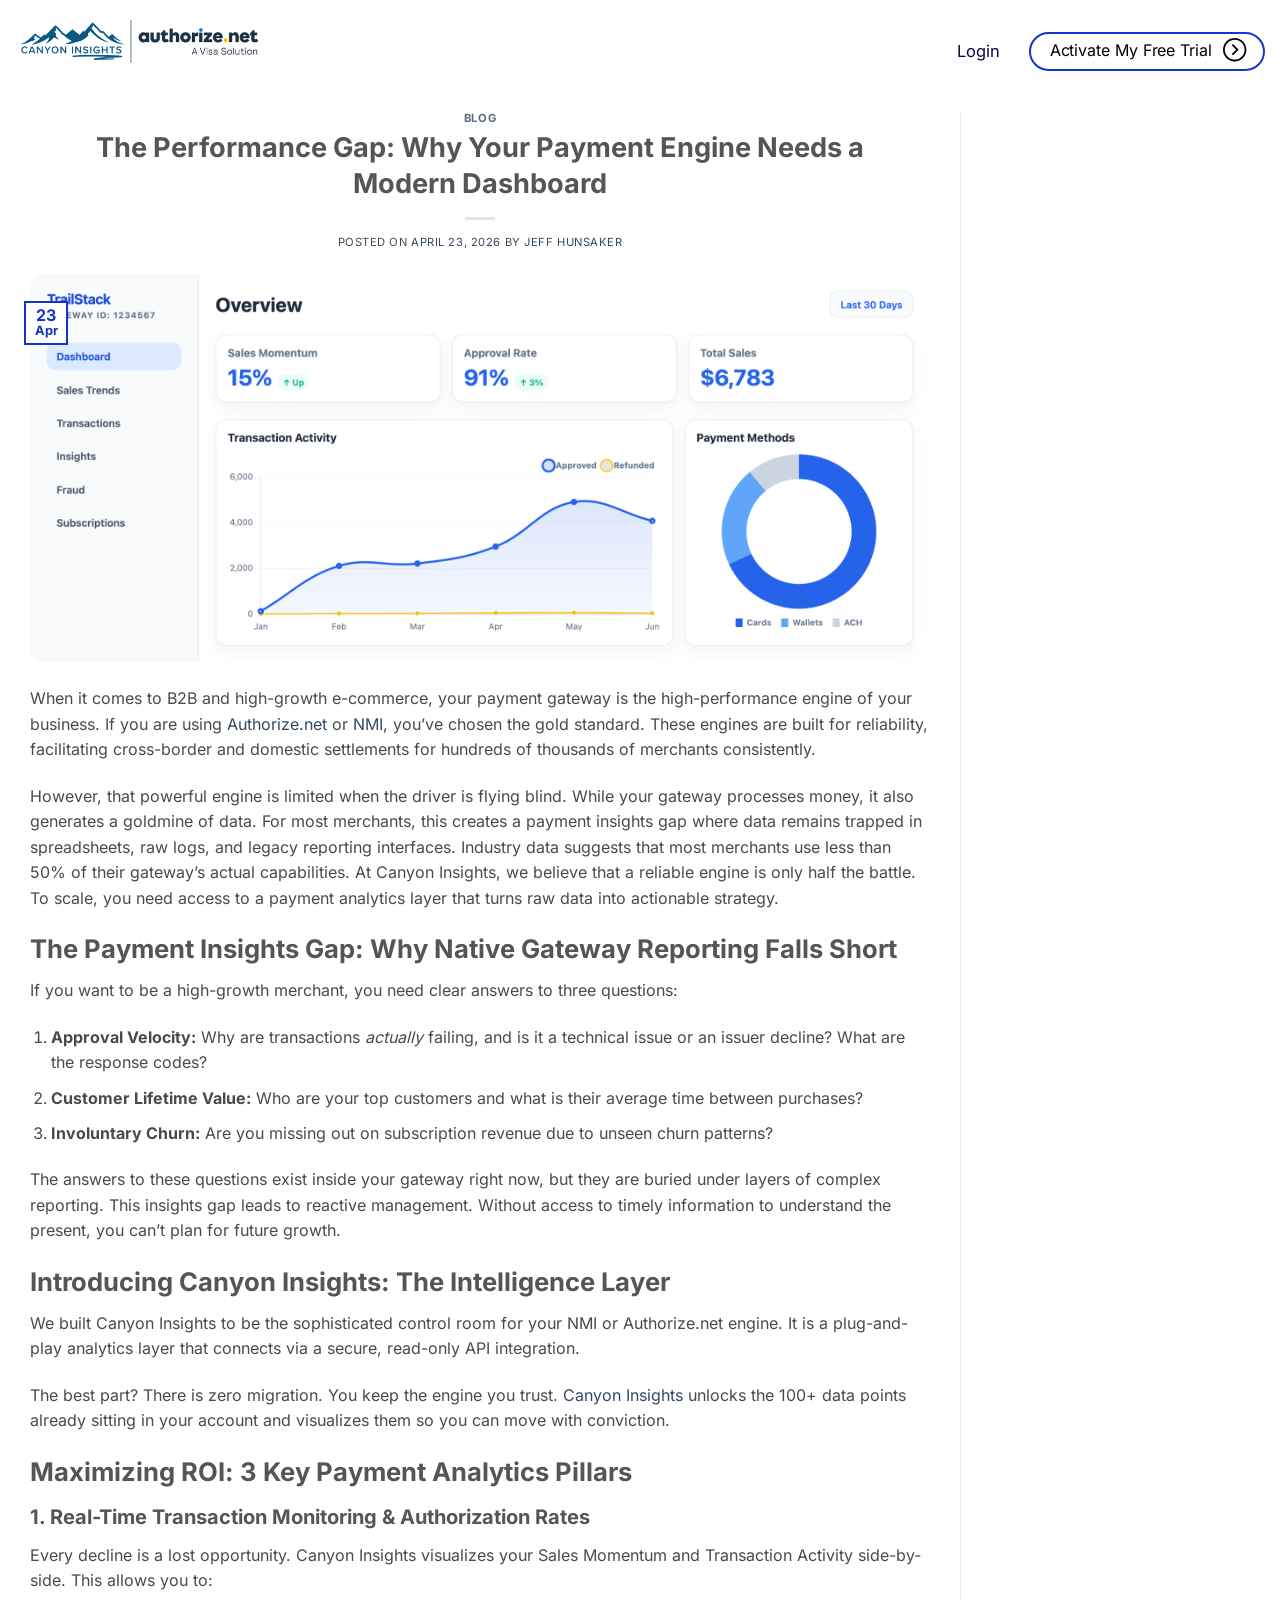
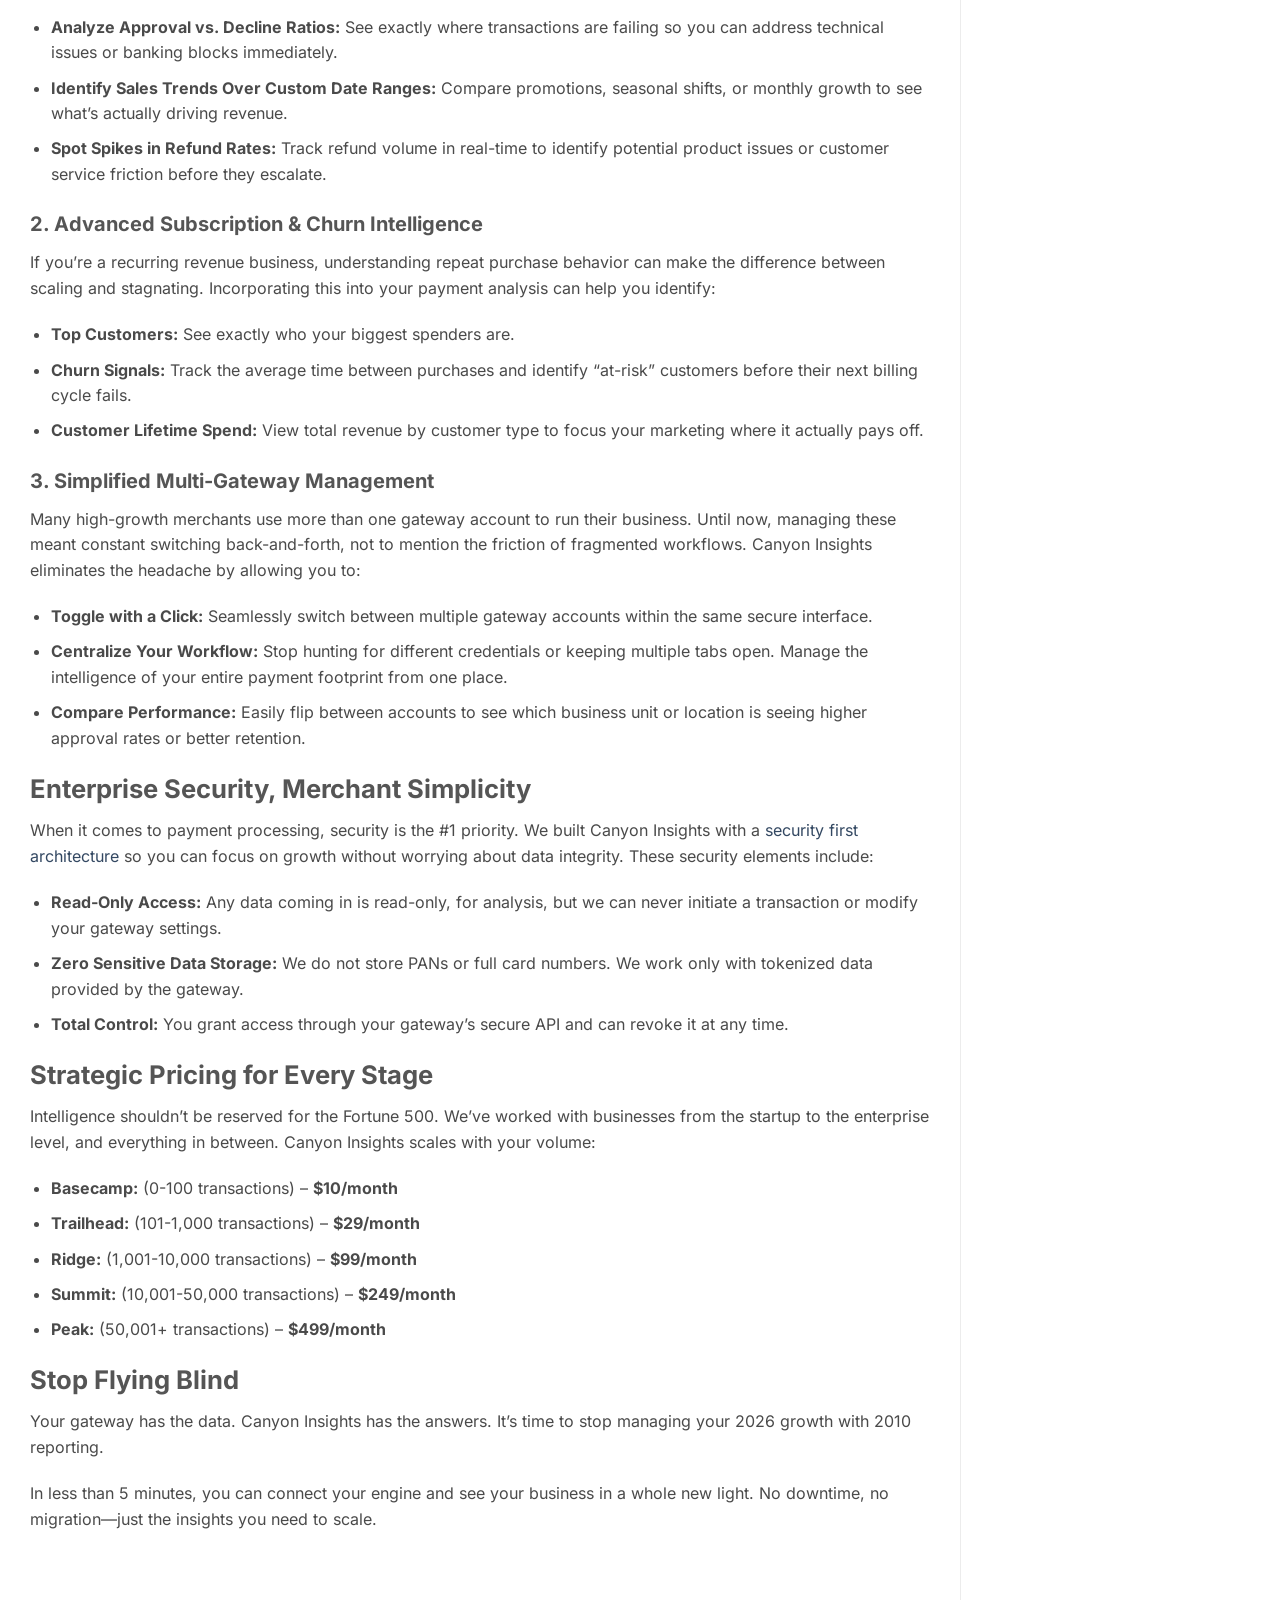
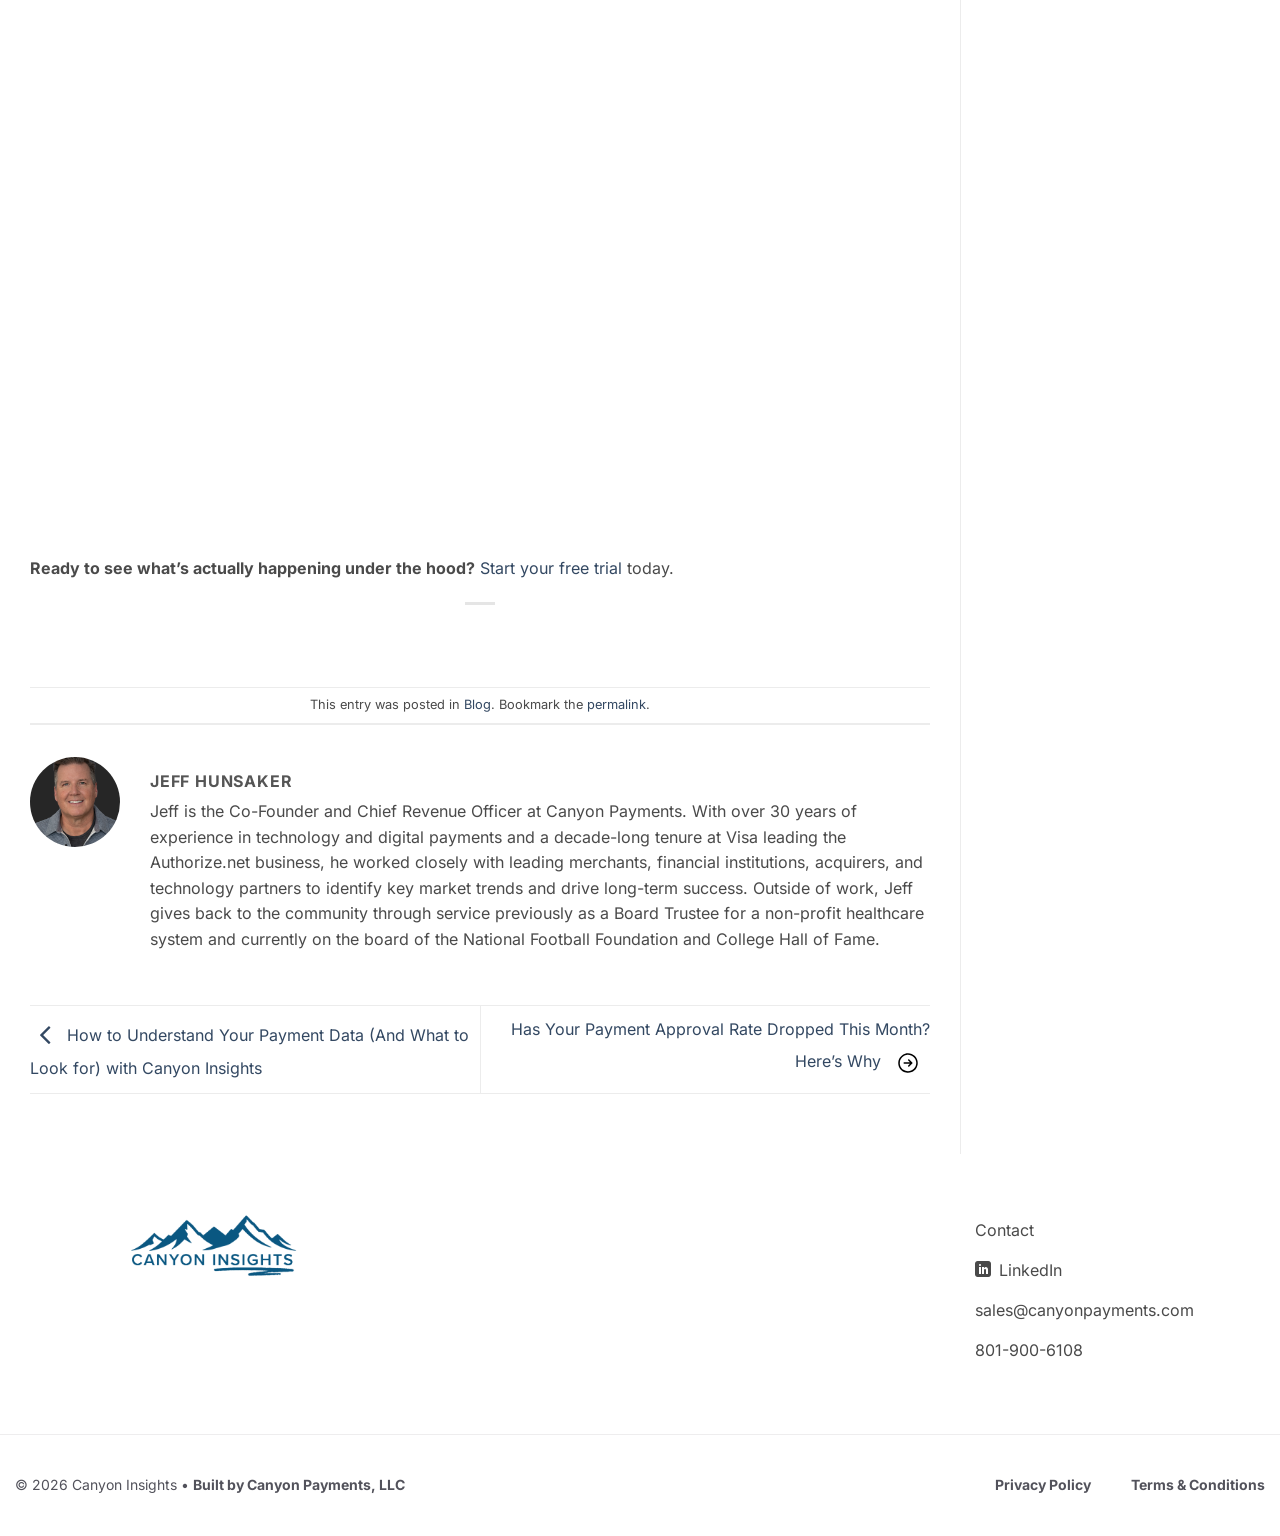
<file: the-performance-gap-why-your-payment-engine-needs-a-modern-dashboard/index.html>
<!DOCTYPE html>
<html lang="en-US" class="loading-site no-js">
<head>
	<meta charset="UTF-8" />
	<meta property="og:site_name" content="Canyon Insights" />
	<meta property="og:title" content="Canyon Insights - Home" />
	<meta property="og:description" content="Your Payment Data. Real Insights" />
	<link rel="profile" href="http://gmpg.org/xfn/11" />
	<link rel="pingback" href="/xmlrpc.php" />

	<script>(function(html){html.className = html.className.replace(/\bno-js\b/,'js')})(document.documentElement);</script>
<meta name='robots' content='index, follow, max-image-preview:large, max-snippet:-1, max-video-preview:-1' />
<meta name="viewport" content="width=device-width, initial-scale=1" />
	<!-- This site is optimized with the Yoast SEO plugin v27.4 - https://yoast.com/product/yoast-seo-wordpress/ -->
	<title>Payment Gateway Analytics: Unlock Your Authorize.net &amp; NMI Data</title>
	<meta name="description" content="Stop managing 2026 growth with 2010 reporting. Unlock your Authorize.net and NMI data with Canyon Insights—the modern payment gateway analytics layer for high-growth e-commerce." />
	<link rel="canonical" href="https://awx.afh.mybluehost.me/website_a8115bc0/the-performance-gap-why-your-payment-engine-needs-a-modern-dashboard/" />
	<meta property="og:locale" content="en_US" />
	<meta property="og:type" content="article" />
	<meta property="og:title" content="Payment Gateway Analytics: Unlock Your Authorize.net &amp; NMI Data" />
	<meta property="og:description" content="Stop managing 2026 growth with 2010 reporting. Unlock your Authorize.net and NMI data with Canyon Insights—the modern payment gateway analytics layer for high-growth e-commerce." />
	<meta property="og:url" content="https://awx.afh.mybluehost.me/website_a8115bc0/the-performance-gap-why-your-payment-engine-needs-a-modern-dashboard/" />
	<meta property="og:site_name" content="Authorize Canyon Insights" />
	<meta property="article:published_time" content="2026-04-23T18:11:13+00:00" />
	<meta property="article:modified_time" content="2026-04-27T15:47:52+00:00" />
	<meta property="og:image" content="https://awx.afh.mybluehost.me/website_a8115bc0/wp-content/uploads/2026/04/hero-dashboard-embed2x.png" />
	<meta property="og:image:width" content="2560" />
	<meta property="og:image:height" content="1106" />
	<meta property="og:image:type" content="image/png" />
	<meta name="author" content="Jeff Hunsaker" />
	<meta name="twitter:card" content="summary_large_image" />
	<meta name="twitter:label1" content="Written by" />
	<meta name="twitter:data1" content="Jeff Hunsaker" />
	<meta name="twitter:label2" content="Est. reading time" />
	<meta name="twitter:data2" content="4 minutes" />
	<script type="application/ld+json" class="yoast-schema-graph">{"@context":"https:\/\/schema.org","@graph":[{"@type":"Article","@id":"https:\/\/awx.afh.mybluehost.me\/website_a8115bc0\/the-performance-gap-why-your-payment-engine-needs-a-modern-dashboard\/#article","isPartOf":{"@id":"https:\/\/awx.afh.mybluehost.me\/website_a8115bc0\/the-performance-gap-why-your-payment-engine-needs-a-modern-dashboard\/"},"author":{"name":"Jeff Hunsaker","@id":"https:\/\/awx.afh.mybluehost.me\/website_a8115bc0\/#\/schema\/person\/91a2063257e4dafa46e58351cd7f7e20"},"headline":"The Performance Gap: Why Your Payment Engine Needs a Modern Dashboard","datePublished":"2026-04-23T18:11:13+00:00","dateModified":"2026-04-27T15:47:52+00:00","mainEntityOfPage":{"@id":"https:\/\/awx.afh.mybluehost.me\/website_a8115bc0\/the-performance-gap-why-your-payment-engine-needs-a-modern-dashboard\/"},"wordCount":852,"image":{"@id":"https:\/\/awx.afh.mybluehost.me\/website_a8115bc0\/the-performance-gap-why-your-payment-engine-needs-a-modern-dashboard\/#primaryimage"},"thumbnailUrl":"\/wp-content\/uploads\/2026\/04\/hero-dashboard-embed2x.png","articleSection":["Blog"],"inLanguage":"en-US"},{"@type":"WebPage","@id":"https:\/\/awx.afh.mybluehost.me\/website_a8115bc0\/the-performance-gap-why-your-payment-engine-needs-a-modern-dashboard\/","url":"https:\/\/awx.afh.mybluehost.me\/website_a8115bc0\/the-performance-gap-why-your-payment-engine-needs-a-modern-dashboard\/","name":"Payment Gateway Analytics: Unlock Your Authorize.net & NMI Data","isPartOf":{"@id":"https:\/\/awx.afh.mybluehost.me\/website_a8115bc0\/#website"},"primaryImageOfPage":{"@id":"https:\/\/awx.afh.mybluehost.me\/website_a8115bc0\/the-performance-gap-why-your-payment-engine-needs-a-modern-dashboard\/#primaryimage"},"image":{"@id":"https:\/\/awx.afh.mybluehost.me\/website_a8115bc0\/the-performance-gap-why-your-payment-engine-needs-a-modern-dashboard\/#primaryimage"},"thumbnailUrl":"\/wp-content\/uploads\/2026\/04\/hero-dashboard-embed2x.png","datePublished":"2026-04-23T18:11:13+00:00","dateModified":"2026-04-27T15:47:52+00:00","author":{"@id":"https:\/\/awx.afh.mybluehost.me\/website_a8115bc0\/#\/schema\/person\/91a2063257e4dafa46e58351cd7f7e20"},"description":"Stop managing 2026 growth with 2010 reporting. Unlock your Authorize.net and NMI data with Canyon Insights—the modern payment gateway analytics layer for high-growth e-commerce.","breadcrumb":{"@id":"https:\/\/awx.afh.mybluehost.me\/website_a8115bc0\/the-performance-gap-why-your-payment-engine-needs-a-modern-dashboard\/#breadcrumb"},"inLanguage":"en-US","potentialAction":[{"@type":"ReadAction","target":["https:\/\/awx.afh.mybluehost.me\/website_a8115bc0\/the-performance-gap-why-your-payment-engine-needs-a-modern-dashboard\/"]}]},{"@type":"ImageObject","inLanguage":"en-US","@id":"https:\/\/awx.afh.mybluehost.me\/website_a8115bc0\/the-performance-gap-why-your-payment-engine-needs-a-modern-dashboard\/#primaryimage","url":"\/wp-content\/uploads\/2026\/04\/hero-dashboard-embed2x.png","contentUrl":"\/wp-content\/uploads\/2026\/04\/hero-dashboard-embed2x.png","width":2560,"height":1106},{"@type":"BreadcrumbList","@id":"https:\/\/awx.afh.mybluehost.me\/website_a8115bc0\/the-performance-gap-why-your-payment-engine-needs-a-modern-dashboard\/#breadcrumb","itemListElement":[{"@type":"ListItem","position":1,"name":"Home","item":"\/"},{"@type":"ListItem","position":2,"name":"The Performance Gap: Why Your Payment Engine Needs a Modern Dashboard"}]},{"@type":"WebSite","@id":"https:\/\/awx.afh.mybluehost.me\/website_a8115bc0\/#website","url":"https:\/\/awx.afh.mybluehost.me\/website_a8115bc0\/","name":"Authorize Canyon Insights","description":"","potentialAction":[{"@type":"SearchAction","target":{"@type":"EntryPoint","urlTemplate":"https:\/\/awx.afh.mybluehost.me\/website_a8115bc0\/?s={search_term_string}"},"query-input":{"@type":"PropertyValueSpecification","valueRequired":true,"valueName":"search_term_string"}}],"inLanguage":"en-US"},{"@type":"Person","@id":"https:\/\/awx.afh.mybluehost.me\/website_a8115bc0\/#\/schema\/person\/91a2063257e4dafa46e58351cd7f7e20","name":"Jeff Hunsaker","image":{"@type":"ImageObject","inLanguage":"en-US","@id":"\/wp-content\/uploads\/2026\/04\/JeffHunsaker-1-150x150.webp","url":"\/wp-content\/uploads\/2026\/04\/JeffHunsaker-1-150x150.webp","contentUrl":"\/wp-content\/uploads\/2026\/04\/JeffHunsaker-1-150x150.webp","caption":"Jeff Hunsaker"},"description":"Jeff is the Co-Founder and Chief Revenue Officer at Canyon Payments. With over 30 years of experience in technology and digital payments and a decade-long tenure at Visa leading the Authorize.net business, he worked closely with leading merchants, financial institutions, acquirers, and technology partners to identify key market trends and drive long-term success. Outside of work, Jeff gives back to the community through service previously as a Board Trustee for a non-profit healthcare system and currently on the board of the National Football Foundation and College Hall of Fame.","sameAs":["http:\/\/canyonpayments.com"],"url":"\/author\/jeff-hunsaker\/"}]}</script>
	<!-- / Yoast SEO plugin. -->


<link rel='prefetch' href='/wp-content/themes/flatsome/assets/js/flatsome.js?ver=e2eddd6c228105dac048' />
<link rel='prefetch' href='/wp-content/themes/flatsome/assets/js/chunk.slider.js?ver=3.20.4' />
<link rel='prefetch' href='/wp-content/themes/flatsome/assets/js/chunk.popups.js?ver=3.20.4' />
<link rel='prefetch' href='/wp-content/themes/flatsome/assets/js/chunk.tooltips.js?ver=3.20.4' />
<link rel="alternate" type="application/rss+xml" title="Authorize Canyon Insights &raquo; Feed" href="/feed/" />
<link rel="alternate" type="application/rss+xml" title="Authorize Canyon Insights &raquo; Comments Feed" href="/comments/feed/" />
<link rel="alternate" title="oEmbed (JSON)" type="application/json+oembed" href="/wp-json/oembed/1.0/embed?url=https%3A%2F%2Fauthorizenet.canyoninsights.com%2Fthe-performance-gap-why-your-payment-engine-needs-a-modern-dashboard%2F" />
<link rel="alternate" title="oEmbed (XML)" type="text/xml+oembed" href="/wp-json/oembed/1.0/embed?url=https%3A%2F%2Fauthorizenet.canyoninsights.com%2Fthe-performance-gap-why-your-payment-engine-needs-a-modern-dashboard%2F&#038;format=xml" />
<style id="wp-img-auto-sizes-contain-inline-css">
img:is([sizes=auto i],[sizes^="auto," i]){contain-intrinsic-size:3000px 1500px}
/*# sourceURL=wp-img-auto-sizes-contain-inline-css */
</style>
<style id="wp-emoji-styles-inline-css">

	img.wp-smiley, img.emoji {
		display: inline !important;
		border: none !important;
		box-shadow: none !important;
		height: 1em !important;
		width: 1em !important;
		margin: 0 0.07em !important;
		vertical-align: -0.1em !important;
		background: none !important;
		padding: 0 !important;
	}
/*# sourceURL=wp-emoji-styles-inline-css */
</style>
<style id="wp-block-library-inline-css">
:root{--wp-block-synced-color:#7a00df;--wp-block-synced-color--rgb:122,0,223;--wp-bound-block-color:var(--wp-block-synced-color);--wp-editor-canvas-background:#ddd;--wp-admin-theme-color:#007cba;--wp-admin-theme-color--rgb:0,124,186;--wp-admin-theme-color-darker-10:#006ba1;--wp-admin-theme-color-darker-10--rgb:0,107,160.5;--wp-admin-theme-color-darker-20:#005a87;--wp-admin-theme-color-darker-20--rgb:0,90,135;--wp-admin-border-width-focus:2px}@media (min-resolution:192dpi){:root{--wp-admin-border-width-focus:1.5px}}.wp-element-button{cursor:pointer}:root .has-very-light-gray-background-color{background-color:#eee}:root .has-very-dark-gray-background-color{background-color:#313131}:root .has-very-light-gray-color{color:#eee}:root .has-very-dark-gray-color{color:#313131}:root .has-vivid-green-cyan-to-vivid-cyan-blue-gradient-background{background:linear-gradient(135deg,#00d084,#0693e3)}:root .has-purple-crush-gradient-background{background:linear-gradient(135deg,#34e2e4,#4721fb 50%,#ab1dfe)}:root .has-hazy-dawn-gradient-background{background:linear-gradient(135deg,#faaca8,#dad0ec)}:root .has-subdued-olive-gradient-background{background:linear-gradient(135deg,#fafae1,#67a671)}:root .has-atomic-cream-gradient-background{background:linear-gradient(135deg,#fdd79a,#004a59)}:root .has-nightshade-gradient-background{background:linear-gradient(135deg,#330968,#31cdcf)}:root .has-midnight-gradient-background{background:linear-gradient(135deg,#020381,#2874fc)}:root{--wp--preset--font-size--normal:16px;--wp--preset--font-size--huge:42px}.has-regular-font-size{font-size:1em}.has-larger-font-size{font-size:2.625em}.has-normal-font-size{font-size:var(--wp--preset--font-size--normal)}.has-huge-font-size{font-size:var(--wp--preset--font-size--huge)}:root .has-text-align-center{text-align:center}:root .has-text-align-left{text-align:left}:root .has-text-align-right{text-align:right}.has-fit-text{white-space:nowrap!important}#end-resizable-editor-section{display:none}.aligncenter{clear:both}.items-justified-left{justify-content:flex-start}.items-justified-center{justify-content:center}.items-justified-right{justify-content:flex-end}.items-justified-space-between{justify-content:space-between}.screen-reader-text{word-wrap:normal!important;border:0;clip-path:inset(50%);height:1px;margin:-1px;overflow:hidden;padding:0;position:absolute;width:1px;word-break:normal!important}.screen-reader-text:focus{background-color:#ddd;clip-path:none;color:#444;display:block;font-size:1em;height:auto;left:5px;line-height:normal;padding:15px 23px 14px;text-decoration:none;top:5px;width:auto;z-index:100000}html :where(.has-border-color){border-style:solid}html :where([style^=border-color],[style*=";border-color"],[style*="; border-color"]){border-style:solid}html :where([style^=border-top-color],[style*=";border-top-color"],[style*="; border-top-color"]){border-top-style:solid}html :where([style^=border-right-color],[style*=";border-right-color"],[style*="; border-right-color"]){border-right-style:solid}html :where([style^=border-bottom-color],[style*=";border-bottom-color"],[style*="; border-bottom-color"]){border-bottom-style:solid}html :where([style^=border-left-color],[style*=";border-left-color"],[style*="; border-left-color"]){border-left-style:solid}html :where([style^=border-width],[style*=";border-width"],[style*="; border-width"]){border-style:solid}html :where([style^=border-top-width],[style*=";border-top-width"],[style*="; border-top-width"]){border-top-style:solid}html :where([style^=border-right-width],[style*=";border-right-width"],[style*="; border-right-width"]){border-right-style:solid}html :where([style^=border-bottom-width],[style*=";border-bottom-width"],[style*="; border-bottom-width"]){border-bottom-style:solid}html :where([style^=border-left-width],[style*=";border-left-width"],[style*="; border-left-width"]){border-left-style:solid}html :where(img[class*=wp-image-]){height:auto;max-width:100%}:where(figure){margin:0 0 1em}html :where(.is-position-sticky){--wp-admin--admin-bar--position-offset:var(--wp-admin--admin-bar--height,0px)}@media screen and (max-width:600px){html :where(.is-position-sticky){--wp-admin--admin-bar--position-offset:0px}}

/*# sourceURL=/wp-includes/css/dist/block-library/common.min.css */
</style>

<style id="global-styles-inline-css">
:root{--wp--preset--aspect-ratio--square: 1;--wp--preset--aspect-ratio--4-3: 4/3;--wp--preset--aspect-ratio--3-4: 3/4;--wp--preset--aspect-ratio--3-2: 3/2;--wp--preset--aspect-ratio--2-3: 2/3;--wp--preset--aspect-ratio--16-9: 16/9;--wp--preset--aspect-ratio--9-16: 9/16;--wp--preset--color--black: #000000;--wp--preset--color--cyan-bluish-gray: #abb8c3;--wp--preset--color--white: #ffffff;--wp--preset--color--pale-pink: #f78da7;--wp--preset--color--vivid-red: #cf2e2e;--wp--preset--color--luminous-vivid-orange: #ff6900;--wp--preset--color--luminous-vivid-amber: #fcb900;--wp--preset--color--light-green-cyan: #7bdcb5;--wp--preset--color--vivid-green-cyan: #00d084;--wp--preset--color--pale-cyan-blue: #8ed1fc;--wp--preset--color--vivid-cyan-blue: #0693e3;--wp--preset--color--vivid-purple: #9b51e0;--wp--preset--color--primary: #1434cb;--wp--preset--color--secondary: #C05530;--wp--preset--color--success: #627D47;--wp--preset--color--alert: #b20000;--wp--preset--gradient--vivid-cyan-blue-to-vivid-purple: linear-gradient(135deg,rgb(6,147,227) 0%,rgb(155,81,224) 100%);--wp--preset--gradient--light-green-cyan-to-vivid-green-cyan: linear-gradient(135deg,rgb(122,220,180) 0%,rgb(0,208,130) 100%);--wp--preset--gradient--luminous-vivid-amber-to-luminous-vivid-orange: linear-gradient(135deg,rgb(252,185,0) 0%,rgb(255,105,0) 100%);--wp--preset--gradient--luminous-vivid-orange-to-vivid-red: linear-gradient(135deg,rgb(255,105,0) 0%,rgb(207,46,46) 100%);--wp--preset--gradient--very-light-gray-to-cyan-bluish-gray: linear-gradient(135deg,rgb(238,238,238) 0%,rgb(169,184,195) 100%);--wp--preset--gradient--cool-to-warm-spectrum: linear-gradient(135deg,rgb(74,234,220) 0%,rgb(151,120,209) 20%,rgb(207,42,186) 40%,rgb(238,44,130) 60%,rgb(251,105,98) 80%,rgb(254,248,76) 100%);--wp--preset--gradient--blush-light-purple: linear-gradient(135deg,rgb(255,206,236) 0%,rgb(152,150,240) 100%);--wp--preset--gradient--blush-bordeaux: linear-gradient(135deg,rgb(254,205,165) 0%,rgb(254,45,45) 50%,rgb(107,0,62) 100%);--wp--preset--gradient--luminous-dusk: linear-gradient(135deg,rgb(255,203,112) 0%,rgb(199,81,192) 50%,rgb(65,88,208) 100%);--wp--preset--gradient--pale-ocean: linear-gradient(135deg,rgb(255,245,203) 0%,rgb(182,227,212) 50%,rgb(51,167,181) 100%);--wp--preset--gradient--electric-grass: linear-gradient(135deg,rgb(202,248,128) 0%,rgb(113,206,126) 100%);--wp--preset--gradient--midnight: linear-gradient(135deg,rgb(2,3,129) 0%,rgb(40,116,252) 100%);--wp--preset--font-size--small: 13px;--wp--preset--font-size--medium: 20px;--wp--preset--font-size--large: 36px;--wp--preset--font-size--x-large: 42px;--wp--preset--spacing--20: 0.44rem;--wp--preset--spacing--30: 0.67rem;--wp--preset--spacing--40: 1rem;--wp--preset--spacing--50: 1.5rem;--wp--preset--spacing--60: 2.25rem;--wp--preset--spacing--70: 3.38rem;--wp--preset--spacing--80: 5.06rem;--wp--preset--shadow--natural: 6px 6px 9px rgba(0, 0, 0, 0.2);--wp--preset--shadow--deep: 12px 12px 50px rgba(0, 0, 0, 0.4);--wp--preset--shadow--sharp: 6px 6px 0px rgba(0, 0, 0, 0.2);--wp--preset--shadow--outlined: 6px 6px 0px -3px rgb(255, 255, 255), 6px 6px rgb(0, 0, 0);--wp--preset--shadow--crisp: 6px 6px 0px rgb(0, 0, 0);}.wp-block-button{--wp--preset--dimension--25: 25%;--wp--preset--dimension--50: 50%;--wp--preset--dimension--75: 75%;--wp--preset--dimension--100: 100%;}:where(body) { margin: 0; }.wp-site-blocks > .alignleft { float: left; margin-right: 2em; }.wp-site-blocks > .alignright { float: right; margin-left: 2em; }.wp-site-blocks > .aligncenter { justify-content: center; margin-left: auto; margin-right: auto; }:where(.is-layout-flex){gap: 0.5em;}:where(.is-layout-grid){gap: 0.5em;}.is-layout-flow > .alignleft{float: left;margin-inline-start: 0;margin-inline-end: 2em;}.is-layout-flow > .alignright{float: right;margin-inline-start: 2em;margin-inline-end: 0;}.is-layout-flow > .aligncenter{margin-left: auto !important;margin-right: auto !important;}.is-layout-constrained > .alignleft{float: left;margin-inline-start: 0;margin-inline-end: 2em;}.is-layout-constrained > .alignright{float: right;margin-inline-start: 2em;margin-inline-end: 0;}.is-layout-constrained > .aligncenter{margin-left: auto !important;margin-right: auto !important;}.is-layout-constrained > :where(:not(.alignleft):not(.alignright):not(.alignfull)){margin-left: auto !important;margin-right: auto !important;}body .is-layout-flex{display: flex;}.is-layout-flex{flex-wrap: wrap;align-items: center;}.is-layout-flex > :is(*, div){margin: 0;}body .is-layout-grid{display: grid;}.is-layout-grid > :is(*, div){margin: 0;}body{padding-top: 0px;padding-right: 0px;padding-bottom: 0px;padding-left: 0px;}a:where(:not(.wp-element-button)){text-decoration: none;}:root :where(.wp-element-button, .wp-block-button__link){background-color: #32373c;border-width: 0;color: #fff;font-family: inherit;font-size: inherit;font-style: inherit;font-weight: inherit;letter-spacing: inherit;line-height: inherit;padding-top: calc(0.667em + 2px);padding-right: calc(1.333em + 2px);padding-bottom: calc(0.667em + 2px);padding-left: calc(1.333em + 2px);text-decoration: none;text-transform: inherit;}.has-black-color{color: var(--wp--preset--color--black) !important;}.has-cyan-bluish-gray-color{color: var(--wp--preset--color--cyan-bluish-gray) !important;}.has-white-color{color: var(--wp--preset--color--white) !important;}.has-pale-pink-color{color: var(--wp--preset--color--pale-pink) !important;}.has-vivid-red-color{color: var(--wp--preset--color--vivid-red) !important;}.has-luminous-vivid-orange-color{color: var(--wp--preset--color--luminous-vivid-orange) !important;}.has-luminous-vivid-amber-color{color: var(--wp--preset--color--luminous-vivid-amber) !important;}.has-light-green-cyan-color{color: var(--wp--preset--color--light-green-cyan) !important;}.has-vivid-green-cyan-color{color: var(--wp--preset--color--vivid-green-cyan) !important;}.has-pale-cyan-blue-color{color: var(--wp--preset--color--pale-cyan-blue) !important;}.has-vivid-cyan-blue-color{color: var(--wp--preset--color--vivid-cyan-blue) !important;}.has-vivid-purple-color{color: var(--wp--preset--color--vivid-purple) !important;}.has-primary-color{color: var(--wp--preset--color--primary) !important;}.has-secondary-color{color: var(--wp--preset--color--secondary) !important;}.has-success-color{color: var(--wp--preset--color--success) !important;}.has-alert-color{color: var(--wp--preset--color--alert) !important;}.has-black-background-color{background-color: var(--wp--preset--color--black) !important;}.has-cyan-bluish-gray-background-color{background-color: var(--wp--preset--color--cyan-bluish-gray) !important;}.has-white-background-color{background-color: var(--wp--preset--color--white) !important;}.has-pale-pink-background-color{background-color: var(--wp--preset--color--pale-pink) !important;}.has-vivid-red-background-color{background-color: var(--wp--preset--color--vivid-red) !important;}.has-luminous-vivid-orange-background-color{background-color: var(--wp--preset--color--luminous-vivid-orange) !important;}.has-luminous-vivid-amber-background-color{background-color: var(--wp--preset--color--luminous-vivid-amber) !important;}.has-light-green-cyan-background-color{background-color: var(--wp--preset--color--light-green-cyan) !important;}.has-vivid-green-cyan-background-color{background-color: var(--wp--preset--color--vivid-green-cyan) !important;}.has-pale-cyan-blue-background-color{background-color: var(--wp--preset--color--pale-cyan-blue) !important;}.has-vivid-cyan-blue-background-color{background-color: var(--wp--preset--color--vivid-cyan-blue) !important;}.has-vivid-purple-background-color{background-color: var(--wp--preset--color--vivid-purple) !important;}.has-primary-background-color{background-color: var(--wp--preset--color--primary) !important;}.has-secondary-background-color{background-color: var(--wp--preset--color--secondary) !important;}.has-success-background-color{background-color: var(--wp--preset--color--success) !important;}.has-alert-background-color{background-color: var(--wp--preset--color--alert) !important;}.has-black-border-color{border-color: var(--wp--preset--color--black) !important;}.has-cyan-bluish-gray-border-color{border-color: var(--wp--preset--color--cyan-bluish-gray) !important;}.has-white-border-color{border-color: var(--wp--preset--color--white) !important;}.has-pale-pink-border-color{border-color: var(--wp--preset--color--pale-pink) !important;}.has-vivid-red-border-color{border-color: var(--wp--preset--color--vivid-red) !important;}.has-luminous-vivid-orange-border-color{border-color: var(--wp--preset--color--luminous-vivid-orange) !important;}.has-luminous-vivid-amber-border-color{border-color: var(--wp--preset--color--luminous-vivid-amber) !important;}.has-light-green-cyan-border-color{border-color: var(--wp--preset--color--light-green-cyan) !important;}.has-vivid-green-cyan-border-color{border-color: var(--wp--preset--color--vivid-green-cyan) !important;}.has-pale-cyan-blue-border-color{border-color: var(--wp--preset--color--pale-cyan-blue) !important;}.has-vivid-cyan-blue-border-color{border-color: var(--wp--preset--color--vivid-cyan-blue) !important;}.has-vivid-purple-border-color{border-color: var(--wp--preset--color--vivid-purple) !important;}.has-primary-border-color{border-color: var(--wp--preset--color--primary) !important;}.has-secondary-border-color{border-color: var(--wp--preset--color--secondary) !important;}.has-success-border-color{border-color: var(--wp--preset--color--success) !important;}.has-alert-border-color{border-color: var(--wp--preset--color--alert) !important;}.has-vivid-cyan-blue-to-vivid-purple-gradient-background{background: var(--wp--preset--gradient--vivid-cyan-blue-to-vivid-purple) !important;}.has-light-green-cyan-to-vivid-green-cyan-gradient-background{background: var(--wp--preset--gradient--light-green-cyan-to-vivid-green-cyan) !important;}.has-luminous-vivid-amber-to-luminous-vivid-orange-gradient-background{background: var(--wp--preset--gradient--luminous-vivid-amber-to-luminous-vivid-orange) !important;}.has-luminous-vivid-orange-to-vivid-red-gradient-background{background: var(--wp--preset--gradient--luminous-vivid-orange-to-vivid-red) !important;}.has-very-light-gray-to-cyan-bluish-gray-gradient-background{background: var(--wp--preset--gradient--very-light-gray-to-cyan-bluish-gray) !important;}.has-cool-to-warm-spectrum-gradient-background{background: var(--wp--preset--gradient--cool-to-warm-spectrum) !important;}.has-blush-light-purple-gradient-background{background: var(--wp--preset--gradient--blush-light-purple) !important;}.has-blush-bordeaux-gradient-background{background: var(--wp--preset--gradient--blush-bordeaux) !important;}.has-luminous-dusk-gradient-background{background: var(--wp--preset--gradient--luminous-dusk) !important;}.has-pale-ocean-gradient-background{background: var(--wp--preset--gradient--pale-ocean) !important;}.has-electric-grass-gradient-background{background: var(--wp--preset--gradient--electric-grass) !important;}.has-midnight-gradient-background{background: var(--wp--preset--gradient--midnight) !important;}.has-small-font-size{font-size: var(--wp--preset--font-size--small) !important;}.has-medium-font-size{font-size: var(--wp--preset--font-size--medium) !important;}.has-large-font-size{font-size: var(--wp--preset--font-size--large) !important;}.has-x-large-font-size{font-size: var(--wp--preset--font-size--x-large) !important;}
/*# sourceURL=global-styles-inline-css */
</style>

<link rel='stylesheet' id='contact-form-7-css' href='/wp-content/plugins/contact-form-7/includes/css/styles.css?ver=6.2.2' media='all' />
<link rel='stylesheet' id='flatsome-main-css' href='/wp-content/themes/flatsome/assets/css/flatsome.css?ver=3.20.4' media='all' />
<style id="flatsome-main-inline-css">
@font-face {
				font-family: "fl-icons";
				font-display: block;
				src: url(/wp-content/themes/flatsome/assets/css/icons/fl-icons.eot?v=3.20.4);
				src:
					url(/wp-content/themes/flatsome/assets/css/icons/fl-icons.eot#iefix?v=3.20.4) format("embedded-opentype"),
					url(/wp-content/themes/flatsome/assets/css/icons/fl-icons.woff2?v=3.20.4) format("woff2"),
					url(/wp-content/themes/flatsome/assets/css/icons/fl-icons.ttf?v=3.20.4) format("truetype"),
					url(/wp-content/themes/flatsome/assets/css/icons/fl-icons.woff?v=3.20.4) format("woff"),
					url(/wp-content/themes/flatsome/assets/css/icons/fl-icons.svg?v=3.20.4#fl-icons) format("svg");
			}
/*# sourceURL=flatsome-main-inline-css */
</style>
<link rel='stylesheet' id='flatsome-style-css' href='/wp-content/themes/flatsome-child/style.css?ver=3.2' media='all' />
<script id="jquery-core-js" src="/wp-includes/js/jquery/jquery.min.js?ver=3.7.1"></script>
<script id="jquery-migrate-js" src="/wp-includes/js/jquery/jquery-migrate.min.js?ver=3.4.1"></script>
<link rel="https://api.w.org/" href="/wp-json/" /><link rel="alternate" title="JSON" type="application/json" href="/wp-json/wp/v2/posts/1812" /><link rel="EditURI" type="application/rsd+xml" title="RSD" href="/xmlrpc.php?rsd" />
<meta name="generator" content="WordPress 7.1.3" />
<link rel='shortlink' href='/?p=1812' />
<style>
.footer-secondary.pull-right {
	text-align: end;
}
.copyright-footer img{
width: 200px; }
.absolute-footer .container{
	 display: block;
}
</style><!-- Google Tag Manager -->
<script>(function(w,d,s,l,i){w[l]=w[l]||[];w[l].push({'gtm.start':
new Date().getTime(),event:'gtm.js'});var f=d.getElementsByTagName(s)[0],
j=d.createElement(s),dl=l!='dataLayer'?'&l='+l:'';j.async=true;j.src=
'https://www.googletagmanager.com/gtm.js?id='+i+dl;f.parentNode.insertBefore(j,f);
})(window,document,'script','dataLayer','GTM-WSVLZ2HT');</script>
<!-- End Google Tag Manager --><link rel="icon" href="/wp-content/uploads/2026/03/cropped-new-favicon-scaled-1-32x32.png" sizes="32x32" />
<link rel="icon" href="/wp-content/uploads/2026/03/cropped-new-favicon-scaled-1-192x192.png" sizes="192x192" />
<link rel="apple-touch-icon" href="/wp-content/uploads/2026/03/cropped-new-favicon-scaled-1-180x180.png" />
<meta name="msapplication-TileImage" content="/wp-content/uploads/2026/03/cropped-new-favicon-scaled-1-270x270.png" />
<style id="custom-css" type="text/css">:root {--primary-color: #1434cb;--fs-color-primary: #1434cb;--fs-color-secondary: #C05530;--fs-color-success: #627D47;--fs-color-alert: #b20000;--fs-color-base: #4a4a4a;--fs-experimental-link-color: #334862;--fs-experimental-link-color-hover: #111;}.tooltipster-base {--tooltip-color: #fff;--tooltip-bg-color: #000;}.off-canvas-right .mfp-content, .off-canvas-left .mfp-content {--drawer-width: 300px;}.container-width, .full-width .ubermenu-nav, .container, .row{max-width: 1500px}.row.row-collapse{max-width: 1470px}.row.row-small{max-width: 1492.5px}.row.row-large{max-width: 1530px}.header-main{height: 83px}#logo img{max-height: 83px}#logo{width:320px;}#logo img{padding:20px 0;}.header-bottom{min-height: 10px}.header-top{min-height: 20px}.transparent .header-main{height: 30px}.transparent #logo img{max-height: 30px}.has-transparent + .page-title:first-of-type,.has-transparent + #main > .page-title,.has-transparent + #main > div > .page-title,.has-transparent + #main .page-header-wrapper:first-of-type .page-title{padding-top: 30px;}.header.show-on-scroll,.stuck .header-main{height:70px!important}.stuck #logo img{max-height: 70px!important}.search-form{ width: 100%;}.header-bg-color {background-color: rgba(255,255,255,0.9)}.header-bottom {background-color: #f1f1f1}.top-bar-nav > li > a{line-height: 50px }.header-main .nav > li > a{line-height: 16px }.header-wrapper:not(.stuck) .header-main .header-nav{margin-top: 20px }.stuck .header-main .nav > li > a{line-height: 50px }.header-bottom-nav > li > a{line-height: 16px }@media (max-width: 549px) {.header-main{height: 70px}#logo img{max-height: 70px}}@media screen and (max-width: 549px){body{font-size: 100%;}}body{font-family: Inter, sans-serif;}body {font-weight: 400;font-style: normal;}.nav > li > a {font-family: Inter, sans-serif;}.mobile-sidebar-levels-2 .nav > li > ul > li > a {font-family: Inter, sans-serif;}.nav > li > a,.mobile-sidebar-levels-2 .nav > li > ul > li > a {font-weight: 700;font-style: normal;}h1,h2,h3,h4,h5,h6,.heading-font, .off-canvas-center .nav-sidebar.nav-vertical > li > a{font-family: Inter, sans-serif;}h1,h2,h3,h4,h5,h6,.heading-font,.banner h1,.banner h2 {font-weight: 700;font-style: normal;}.alt-font{font-family: Inter, sans-serif;}.alt-font {font-weight: 400!important;font-style: normal!important;}button,.button{text-transform: none;}.header:not(.transparent) .header-nav-main.nav > li > a:hover,.header:not(.transparent) .header-nav-main.nav > li.active > a,.header:not(.transparent) .header-nav-main.nav > li.current > a,.header:not(.transparent) .header-nav-main.nav > li > a.active,.header:not(.transparent) .header-nav-main.nav > li > a.current{color: #1434cb;}.header-nav-main.nav-line-bottom > li > a:before,.header-nav-main.nav-line-grow > li > a:before,.header-nav-main.nav-line > li > a:before,.header-nav-main.nav-box > li > a:hover,.header-nav-main.nav-box > li.active > a,.header-nav-main.nav-pills > li > a:hover,.header-nav-main.nav-pills > li.active > a{color:#FFF!important;background-color: #1434cb;}.footer-1{background-color: #ffffff}.footer-2{background-color: #ffffff}.header-vertical-menu__opener {width: 500px}.nav-vertical-fly-out > li + li {border-top-width: 1px; border-top-style: solid;}.label-new.menu-item > a:after{content:"New";}.label-hot.menu-item > a:after{content:"Hot";}.label-sale.menu-item > a:after{content:"Sale";}.label-popular.menu-item > a:after{content:"Popular";}</style><style id="wp-custom-css">
.hero-start h1 {
    font-size: 48px;
}
.hero-start h1 span{
	color: #fFC400 !important;
}
.logo_banner {
	padding-left: 20px;
	padding-right: 20px;
}

.home-banner {
    height: 950px !important;
}
.home-banner .lg-y55 {
    bottom: 5%;
}


    .page-id-1995 header{
        display: none !important;
    }
    .header-start-section{
        position: absolute;
    }











.home-banner .imagr-container {
    height: 120px !important;
}
.features-list ul {
	display: flex !important;
    gap: 28px;
    align-items: center;
    padding-top: 12px;
    color: #6B6E70;
    margin: 0 auto;
    justify-content: center;
}


.icon-flickr::before {
background-size: contain;
}

.imgr-card{
box-shadow: 1px 1px 11px 0 rgba(0, 0, 0, 0.14);
	border-radius: 16px;
}

.title-tag p {
    color: #1434CB !important; 
}
.title-tag p:hover {
    color: #1434CB !important;
}

.features-list ul li {
    list-style: none;
    position: relative;
    padding-left: 20px;
}

.features-list ul li::before {
    content: "";
    position: absolute;
    left: -5px;
    top: 2px;
    width: 18px;
    height: 18px;
    /*background: url("data:image/svg+xml,%3Csvg xmlns='http://www.w3.org/2000/svg' viewBox='0 0 24 24'%3E%3Cpolyline fill='none' points='3.7 14.3 9.6 19 20.3 5' stroke='%2303a300' stroke-width='2' stroke-linecap='round' stroke-linejoin='round'/%3E%3C/svg%3E") no-repeat center center;*/
	background: url("data:image/svg+xml,%3Csvg xmlns='http://www.w3.org/2000/svg' viewBox='0 0 24 24'%3E%3Cpolyline fill='none' points='3.7 14.3 9.6 19 20.3 5' stroke='%231434cb' stroke-width='2' stroke-linecap='round' stroke-linejoin='round'/%3E%3C/svg%3E") no-repeat center center;
    background-size: contain;
}




@media screen and (max-width: 768px) {
	.image_space_banner {
			padding-top: 30px;
	}
	.item {
		width: 160px;
		margin: auto;
	}
	.process-liner-wid .medium-3 {
		 max-width: 32%;
	}
	.logo_banner .has-hover {
			width: auto !important;
	}
	.home-banner {
    height: 716px !important;
}
	.features-list ul {
	display: flex !important;
   flex-direction: column;
		gap: 0px;
}


}
.card-gifs img{
	height: 400px;
	object-fit: contain;
}
@media screen and (max-width: 575px) {
	.image-dashboard {
		margin: auto !important;
	}
	.blue_card_box > .col-inner {
			margin: 16px 0 !important;
			left: 0;
			padding: 0 27px;
	}
	.logo_banner .has-hover {
			margin: auto;
	}
	.card-gifs img {
    height: 260px;
    object-fit: contain;
}
}



@media screen and (max-width: 550px) {
	.home-banner .imagr-container {
    height: 290px !important;
}

	
	.hero-start .buttom-copy {
    padding: 10px 0px;
    font-size: 12px;
}
	.lowercase span {
    font-size: 10px;
}
}


@media screen and (max-width: 3740px) {
    
	.dashb-bullets ul li {
    font-size: 10px;
  
}
	.text-center .button:first-of-type {
    margin-left: 0!important;
    margin: 0px  !important;
}
}


</style>
<style id="kirki-inline-styles">/* cyrillic-ext */
@font-face {
  font-family: 'Inter';
  font-style: normal;
  font-weight: 400;
  font-display: swap;
  src: url(/wp-content/fonts/inter/UcC73FwrK3iLTeHuS_nVMrMxCp50SjIa2JL7SUc.woff2) format('woff2');
  unicode-range: U+0460-052F, U+1C80-1C8A, U+20B4, U+2DE0-2DFF, U+A640-A69F, U+FE2E-FE2F;
}
/* cyrillic */
@font-face {
  font-family: 'Inter';
  font-style: normal;
  font-weight: 400;
  font-display: swap;
  src: url(/wp-content/fonts/inter/UcC73FwrK3iLTeHuS_nVMrMxCp50SjIa0ZL7SUc.woff2) format('woff2');
  unicode-range: U+0301, U+0400-045F, U+0490-0491, U+04B0-04B1, U+2116;
}
/* greek-ext */
@font-face {
  font-family: 'Inter';
  font-style: normal;
  font-weight: 400;
  font-display: swap;
  src: url(/wp-content/fonts/inter/UcC73FwrK3iLTeHuS_nVMrMxCp50SjIa2ZL7SUc.woff2) format('woff2');
  unicode-range: U+1F00-1FFF;
}
/* greek */
@font-face {
  font-family: 'Inter';
  font-style: normal;
  font-weight: 400;
  font-display: swap;
  src: url(/wp-content/fonts/inter/UcC73FwrK3iLTeHuS_nVMrMxCp50SjIa1pL7SUc.woff2) format('woff2');
  unicode-range: U+0370-0377, U+037A-037F, U+0384-038A, U+038C, U+038E-03A1, U+03A3-03FF;
}
/* vietnamese */
@font-face {
  font-family: 'Inter';
  font-style: normal;
  font-weight: 400;
  font-display: swap;
  src: url(/wp-content/fonts/inter/UcC73FwrK3iLTeHuS_nVMrMxCp50SjIa2pL7SUc.woff2) format('woff2');
  unicode-range: U+0102-0103, U+0110-0111, U+0128-0129, U+0168-0169, U+01A0-01A1, U+01AF-01B0, U+0300-0301, U+0303-0304, U+0308-0309, U+0323, U+0329, U+1EA0-1EF9, U+20AB;
}
/* latin-ext */
@font-face {
  font-family: 'Inter';
  font-style: normal;
  font-weight: 400;
  font-display: swap;
  src: url(/wp-content/fonts/inter/UcC73FwrK3iLTeHuS_nVMrMxCp50SjIa25L7SUc.woff2) format('woff2');
  unicode-range: U+0100-02BA, U+02BD-02C5, U+02C7-02CC, U+02CE-02D7, U+02DD-02FF, U+0304, U+0308, U+0329, U+1D00-1DBF, U+1E00-1E9F, U+1EF2-1EFF, U+2020, U+20A0-20AB, U+20AD-20C4, U+2113, U+2C60-2C7F, U+A720-A7FF;
}
/* latin */
@font-face {
  font-family: 'Inter';
  font-style: normal;
  font-weight: 400;
  font-display: swap;
  src: url(/wp-content/fonts/inter/UcC73FwrK3iLTeHuS_nVMrMxCp50SjIa1ZL7.woff2) format('woff2');
  unicode-range: U+0000-00FF, U+0131, U+0152-0153, U+02BB-02BC, U+02C6, U+02DA, U+02DC, U+0304, U+0308, U+0329, U+2000-206F, U+20AC, U+2122, U+2191, U+2193, U+2212, U+2215, U+FEFF, U+FFFD;
}
/* cyrillic-ext */
@font-face {
  font-family: 'Inter';
  font-style: normal;
  font-weight: 700;
  font-display: swap;
  src: url(/wp-content/fonts/inter/UcC73FwrK3iLTeHuS_nVMrMxCp50SjIa2JL7SUc.woff2) format('woff2');
  unicode-range: U+0460-052F, U+1C80-1C8A, U+20B4, U+2DE0-2DFF, U+A640-A69F, U+FE2E-FE2F;
}
/* cyrillic */
@font-face {
  font-family: 'Inter';
  font-style: normal;
  font-weight: 700;
  font-display: swap;
  src: url(/wp-content/fonts/inter/UcC73FwrK3iLTeHuS_nVMrMxCp50SjIa0ZL7SUc.woff2) format('woff2');
  unicode-range: U+0301, U+0400-045F, U+0490-0491, U+04B0-04B1, U+2116;
}
/* greek-ext */
@font-face {
  font-family: 'Inter';
  font-style: normal;
  font-weight: 700;
  font-display: swap;
  src: url(/wp-content/fonts/inter/UcC73FwrK3iLTeHuS_nVMrMxCp50SjIa2ZL7SUc.woff2) format('woff2');
  unicode-range: U+1F00-1FFF;
}
/* greek */
@font-face {
  font-family: 'Inter';
  font-style: normal;
  font-weight: 700;
  font-display: swap;
  src: url(/wp-content/fonts/inter/UcC73FwrK3iLTeHuS_nVMrMxCp50SjIa1pL7SUc.woff2) format('woff2');
  unicode-range: U+0370-0377, U+037A-037F, U+0384-038A, U+038C, U+038E-03A1, U+03A3-03FF;
}
/* vietnamese */
@font-face {
  font-family: 'Inter';
  font-style: normal;
  font-weight: 700;
  font-display: swap;
  src: url(/wp-content/fonts/inter/UcC73FwrK3iLTeHuS_nVMrMxCp50SjIa2pL7SUc.woff2) format('woff2');
  unicode-range: U+0102-0103, U+0110-0111, U+0128-0129, U+0168-0169, U+01A0-01A1, U+01AF-01B0, U+0300-0301, U+0303-0304, U+0308-0309, U+0323, U+0329, U+1EA0-1EF9, U+20AB;
}
/* latin-ext */
@font-face {
  font-family: 'Inter';
  font-style: normal;
  font-weight: 700;
  font-display: swap;
  src: url(/wp-content/fonts/inter/UcC73FwrK3iLTeHuS_nVMrMxCp50SjIa25L7SUc.woff2) format('woff2');
  unicode-range: U+0100-02BA, U+02BD-02C5, U+02C7-02CC, U+02CE-02D7, U+02DD-02FF, U+0304, U+0308, U+0329, U+1D00-1DBF, U+1E00-1E9F, U+1EF2-1EFF, U+2020, U+20A0-20AB, U+20AD-20C4, U+2113, U+2C60-2C7F, U+A720-A7FF;
}
/* latin */
@font-face {
  font-family: 'Inter';
  font-style: normal;
  font-weight: 700;
  font-display: swap;
  src: url(/wp-content/fonts/inter/UcC73FwrK3iLTeHuS_nVMrMxCp50SjIa1ZL7.woff2) format('woff2');
  unicode-range: U+0000-00FF, U+0131, U+0152-0153, U+02BB-02BC, U+02C6, U+02DA, U+02DC, U+0304, U+0308, U+0329, U+2000-206F, U+20AC, U+2122, U+2191, U+2193, U+2212, U+2215, U+FEFF, U+FFFD;
}</style></head>

<body class="wp-singular post-template-default single single-post postid-1812 single-format-standard wp-theme-flatsome wp-child-theme-flatsome-child lightbox nav-dropdown-has-arrow nav-dropdown-has-shadow nav-dropdown-has-border">

<!-- Google Tag Manager (noscript) -->
<noscript><iframe src="https://www.googletagmanager.com/ns.html?id=GTM-WSVLZ2HT"
height="0" width="0" style="display:none;visibility:hidden"></iframe></noscript>
<!-- End Google Tag Manager (noscript) -->
<a class="skip-link screen-reader-text" href="#main">Skip to content</a>

<div id="wrapper">

	
	<header id="header" class="header has-sticky sticky-jump">
		<div class="header-wrapper">
			<div id="masthead" class="header-main ">
      <div class="header-inner flex-row container logo-left medium-logo-left" role="navigation">

          <!-- Logo -->
          <div id="logo" class="flex-col logo">
            
<!-- Header logo -->
<a href="/" title="Authorize Canyon Insights" rel="home">
		<img width="1020" height="170" src="/wp-content/uploads/2026/09/Aznet-logfo-1-1024x171.png" class="header_logo header-logo" alt="Authorize Canyon Insights"/><img  width="1020" height="170" src="/wp-content/uploads/2026/09/Aznet-logfo-1-1024x171.png" class="header-logo-dark" alt="Authorize Canyon Insights"/></a>
          </div>

          <!-- Mobile Left Elements -->
          <div class="flex-col show-for-medium flex-left">
            <ul class="mobile-nav nav nav-left ">
              <li class="nav-icon has-icon">
			<a href="#" class="is-small" data-open="#main-menu" data-pos="right" data-bg="main-menu-overlay" role="button" aria-label="Menu" aria-controls="main-menu" aria-expanded="false" aria-haspopup="dialog" data-flatsome-role-button>
			<i class="icon-menu" aria-hidden="true"></i>					</a>
	</li>
            </ul>
          </div>

          <!-- Left Elements -->
          <div class="flex-col hide-for-medium flex-left
            flex-grow">
            <ul class="header-nav header-nav-main nav nav-left  nav-spacing-xlarge" >
                          </ul>
          </div>

          <!-- Right Elements -->
          <div class="flex-col hide-for-medium flex-right">
            <ul class="header-nav header-nav-main nav nav-right  nav-spacing-xlarge">
              <li class="html header-button-1">
	<div class="header-button">
		<a href="http://authorizenetapp.canyoninsights.com/login?source=authorize.net&#038;ref=authnet-trial-9f3a2b1c" target="_blank" class="button primary is-link is-large lowercase" rel="noopener" style="border-radius:99px;">
		<span>Login</span>
	</a>
	</div>
</li>
<li class="html header-button-2">
	<div class="header-button">
		<a href="https://authorizenetapp.canyoninsights.com/register?source=authorize.net&#038;ref=authnet-trial-9f3a2b1c" target="_blank" class="button plain is-outline is-large lowercase" rel="noopener" style="border-radius:99px;">
		<span>Activate My Free Trial</span>
	<i class="icon-flickr" aria-hidden="true"></i></a>
	</div>
</li>
            </ul>
          </div>

          <!-- Mobile Right Elements -->
          <div class="flex-col show-for-medium flex-right">
            <ul class="mobile-nav nav nav-right ">
                          </ul>
          </div>

      </div>

      </div>

<div class="header-bg-container fill"><div class="header-bg-image fill"></div><div class="header-bg-color fill"></div></div>		</div>
	</header>

	
	<main id="main" class="">

<div id="content" class="blog-wrapper blog-single page-wrapper">
	

<div class="row row-large row-divided ">

	<div class="large-9 col">
		


<article id="post-1812" class="post-1812 post type-post status-publish format-standard has-post-thumbnail hentry category-blog">
	<div class="article-inner ">
		<header class="entry-header">
	<div class="entry-header-text entry-header-text-top text-center">
		<h6 class="entry-category is-xsmall"><a href="/category/blog/" rel="category tag">Blog</a></h6><h1 class="entry-title">The Performance Gap: Why Your Payment Engine Needs a Modern Dashboard</h1><div class="entry-divider is-divider small"></div>
	<div class="entry-meta uppercase is-xsmall">
		<span class="posted-on">Posted on <a href="/the-performance-gap-why-your-payment-engine-needs-a-modern-dashboard/" rel="bookmark"><time class="entry-date published" datetime="2026-04-23T18:11:13+00:00">April 23, 2026</time><time class="updated" datetime="2026-04-27T15:47:52+00:00">April 27, 2026</time></a></span> <span class="byline">by <span class="meta-author vcard"><a class="url fn n" href="/author/jeff-hunsaker/">Jeff Hunsaker</a></span></span>	</div>
	</div>
						<div class="entry-image relative">
				<a href="/the-performance-gap-why-your-payment-engine-needs-a-modern-dashboard/">
    <img width="1020" height="440" src="/wp-content/uploads/2026/04/hero-dashboard-embed2x-1024x442.png" class="attachment-large size-large wp-post-image" alt="" decoding="async" fetchpriority="high" srcset="/wp-content/uploads/2026/04/hero-dashboard-embed2x-1024x442.png 1024w, /wp-content/uploads/2026/04/hero-dashboard-embed2x-300x130.png 300w, /wp-content/uploads/2026/04/hero-dashboard-embed2x-768x332.png 768w, /wp-content/uploads/2026/04/hero-dashboard-embed2x-1536x664.png 1536w, /wp-content/uploads/2026/04/hero-dashboard-embed2x-2048x885.png 2048w" sizes="(max-width: 1020px) 100vw, 1020px" /></a>
				<div class="badge absolute top post-date badge-outline">
	<div class="badge-inner">
		<span class="post-date-day">23</span><br>
		<span class="post-date-month is-small">Apr</span>
	</div>
</div>
			</div>
			</header>
		<div class="entry-content single-page">

	<p><span style="font-weight: 400;">When it comes to B2B and high-growth e-commerce, your payment gateway is the high-performance engine of your business. If you are using <a href="https://www.authorize.net/">Authorize.net</a> or <a href="https://www.nmi.com/">NMI</a>, you’ve chosen the gold standard. These engines are built for reliability, facilitating cross-border and domestic settlements for hundreds of thousands of merchants consistently.</span></p>
<p><span style="font-weight: 400;">However, that powerful engine is limited when the driver is flying blind. While your gateway processes money, it also generates a goldmine of data. For most merchants, this creates a payment insights gap where data remains trapped in spreadsheets, raw logs, and legacy reporting interfaces. Industry data suggests that most merchants use less than 50% of their gateway’s actual capabilities. At Canyon Insights, we believe that a reliable engine is only half the battle. To scale, you need access to a payment analytics layer that turns raw data into actionable strategy.</span></p>
<h2><strong>The Payment Insights Gap: Why Native Gateway Reporting Falls Short</strong></h2>
<p><span style="font-weight: 400;">If you want to be a high-growth merchant, you need clear answers to three questions:</span></p>
<ol>
<li style="font-weight: 400;" aria-level="1"><b>Approval Velocity:</b><span style="font-weight: 400;"> Why are transactions </span><i><span style="font-weight: 400;">actually</span></i><span style="font-weight: 400;"> failing, and is it a technical issue or an issuer decline? What are the response codes?</span></li>
<li style="font-weight: 400;" aria-level="1"><b>Customer Lifetime Value:</b><span style="font-weight: 400;"> Who are your top customers and what is their average time between purchases?</span></li>
<li style="font-weight: 400;" aria-level="1"><b>Involuntary Churn:</b><span style="font-weight: 400;"> Are you missing out on subscription revenue due to unseen churn patterns?</span></li>
</ol>
<p><span style="font-weight: 400;">The answers to these questions exist inside your gateway right now, but they are buried under layers of complex reporting. This insights gap leads to reactive management. Without access to timely information to understand the present, you can’t plan for future growth.</span></p>
<h2><strong>Introducing Canyon Insights: The Intelligence Layer</strong></h2>
<p><span style="font-weight: 400;">We built Canyon Insights to be the sophisticated control room for your NMI or Authorize.net engine. It is a plug-and-play analytics layer that connects via a secure, read-only API integration.</span></p>
<p><span style="font-weight: 400;">The best part? There is zero migration. You keep the engine you trust. <a href="/product/">Canyon Insights</a> unlocks the 100+ data points already sitting in your account and visualizes them so you can move with conviction.</span></p>
<h2><strong>Maximizing ROI: 3 Key Payment Analytics Pillars</strong></h2>
<h3><strong>1. Real-Time Transaction Monitoring &amp; Authorization Rates</strong></h3>
<p><span style="font-weight: 400;">Every decline is a lost opportunity. Canyon Insights visualizes your Sales Momentum and Transaction Activity side-by-side. This allows you to:</span></p>
<ul>
<li style="font-weight: 400;" aria-level="1"><b>Analyze Approval vs. Decline Ratios:</b><span style="font-weight: 400;"> See exactly where transactions are failing so you can address technical issues or banking blocks immediately.</span></li>
<li style="font-weight: 400;" aria-level="1"><b>Identify Sales Trends Over Custom Date Ranges:</b><span style="font-weight: 400;"> Compare promotions, seasonal shifts, or monthly growth to see what’s actually driving revenue.</span></li>
<li style="font-weight: 400;" aria-level="1"><b>Spot Spikes in Refund Rates:</b><span style="font-weight: 400;"> Track refund volume in real-time to identify potential product issues or customer service friction before they escalate.</span></li>
</ul>
<h3><strong>2. Advanced Subscription &amp; Churn Intelligence</strong></h3>
<p><span style="font-weight: 400;">If you’re a recurring revenue business, understanding repeat purchase behavior can make the difference between scaling and stagnating. Incorporating this into your payment analysis can help you identify:</span></p>
<ul>
<li style="font-weight: 400;" aria-level="1"><b>Top Customers:</b><span style="font-weight: 400;"> See exactly who your biggest spenders are.</span></li>
<li style="font-weight: 400;" aria-level="1"><b>Churn Signals:</b><span style="font-weight: 400;"> Track the average time between purchases and identify &#8220;at-risk&#8221; customers before their next billing cycle fails.</span></li>
<li style="font-weight: 400;" aria-level="1"><b>Customer Lifetime Spend:</b><span style="font-weight: 400;"> View total revenue by customer type to focus your marketing where it actually pays off.</span></li>
</ul>
<h3><strong>3. Simplified Multi-Gateway Management</strong></h3>
<p><span style="font-weight: 400;">Many high-growth merchants use more than one gateway account to run their business. Until now, managing these meant constant switching back-and-forth, not to mention the friction of fragmented workflows. Canyon Insights eliminates the headache by allowing you to:</span></p>
<ul>
<li style="font-weight: 400;" aria-level="1"><b>Toggle with a Click:</b><span style="font-weight: 400;"> Seamlessly switch between multiple gateway accounts within the same secure interface.</span></li>
<li style="font-weight: 400;" aria-level="1"><b>Centralize Your Workflow:</b><span style="font-weight: 400;"> Stop hunting for different credentials or keeping multiple tabs open. Manage the intelligence of your entire payment footprint from one place.</span></li>
<li style="font-weight: 400;" aria-level="1"><b>Compare Performance:</b><span style="font-weight: 400;"> Easily flip between accounts to see which business unit or location is seeing higher approval rates or better retention.</span></li>
</ul>
<h2><strong>Enterprise Security, Merchant Simplicity</strong></h2>
<p><span style="font-weight: 400;">When it comes to payment processing, security is the #1 priority. We built Canyon Insights with a <a href="/security/">security first architecture</a> so you can focus on growth without worrying about data integrity. These security elements include:</span></p>
<ul>
<li style="font-weight: 400;" aria-level="1"><b>Read-Only Access:</b><span style="font-weight: 400;"> Any data coming in is read-only, for analysis, but we can never initiate a transaction or modify your gateway settings.</span></li>
<li style="font-weight: 400;" aria-level="1"><b>Zero Sensitive Data Storage:</b><span style="font-weight: 400;"> We do not store PANs or full card numbers. We work only with tokenized data provided by the gateway.</span></li>
<li style="font-weight: 400;" aria-level="1"><b>Total Control:</b><span style="font-weight: 400;"> You grant access through your gateway’s secure API and can revoke it at any time.</span></li>
</ul>
<h2><strong>Strategic Pricing for Every Stage</strong></h2>
<p><span style="font-weight: 400;">Intelligence shouldn&#8217;t be reserved for the Fortune 500. We’ve worked with businesses from the startup to the enterprise level, and everything in between. Canyon Insights scales with your volume:</span></p>
<ul>
<li style="font-weight: 400;" aria-level="1"><b>Basecamp:</b><span style="font-weight: 400;"> (0-100 transactions) – </span><b>$10/month</b></li>
<li style="font-weight: 400;" aria-level="1"><b>Trailhead:</b><span style="font-weight: 400;"> (101-1,000 transactions) – </span><b>$29/month</b></li>
<li style="font-weight: 400;" aria-level="1"><b>Ridge:</b><span style="font-weight: 400;"> (1,001-10,000 transactions) – </span><b>$99/month</b></li>
<li style="font-weight: 400;" aria-level="1"><b>Summit:</b><span style="font-weight: 400;"> (10,001-50,000 transactions) – </span><b>$249/month</b></li>
<li style="font-weight: 400;" aria-level="1"><b>Peak:</b><span style="font-weight: 400;"> (50,001+ transactions) – </span><b>$499/month</b></li>
</ul>
<h2><strong>Stop Flying Blind</strong></h2>
<p><span style="font-weight: 400;">Your gateway has the data. Canyon Insights has the answers. It’s time to stop managing your 2026 growth with 2010 reporting.</span></p>
<p><span style="font-weight: 400;">In less than 5 minutes, you can connect your engine and see your business in a whole new light. No downtime, no migration—just the insights you need to scale.</span></p>
<p><iframe title="Canyon Insights - your payment data, real insights" width="1020" height="574" src="https://www.youtube.com/embed/myzHe4fv6l0?feature=oembed" frameborder="0" allow="accelerometer; autoplay; clipboard-write; encrypted-media; gyroscope; picture-in-picture; web-share" referrerpolicy="strict-origin-when-cross-origin" allowfullscreen></iframe></p>
<p><b>Ready to see what’s actually happening under the hood?</b><span style="font-weight: 400;"><a href="https://app.canyoninsights.com/register"> Start your free trial</a> today.</span></p>

	
	<div class="blog-share text-center"><div class="is-divider medium"></div><div class="social-icons share-icons share-row relative icon-style-outline" ><a href="whatsapp://send?text=The%20Performance%20Gap%3A%20Why%20Your%20Payment%20Engine%20Needs%20a%20Modern%20Dashboard - /the-performance-gap-why-your-payment-engine-needs-a-modern-dashboard/" data-action="share/whatsapp/share" class="icon button circle is-outline tooltip whatsapp show-for-medium" title="Share on WhatsApp" aria-label="Share on WhatsApp"><i class="icon-whatsapp" aria-hidden="true"></i></a><a href="https://www.facebook.com/sharer.php?u=/the-performance-gap-why-your-payment-engine-needs-a-modern-dashboard/" data-label="Facebook" onclick="window.open(this.href,this.title,'width=500,height=500,top=300px,left=300px'); return false;" target="_blank" class="icon button circle is-outline tooltip facebook" title="Share on Facebook" aria-label="Share on Facebook" rel="noopener nofollow"><i class="icon-facebook" aria-hidden="true"></i></a><a href="https://twitter.com/share?url=/the-performance-gap-why-your-payment-engine-needs-a-modern-dashboard/" onclick="window.open(this.href,this.title,'width=500,height=500,top=300px,left=300px'); return false;" target="_blank" class="icon button circle is-outline tooltip twitter" title="Share on Twitter" aria-label="Share on Twitter" rel="noopener nofollow"><i class="icon-twitter" aria-hidden="true"></i></a><a href="mailto:?subject=The%20Performance%20Gap%3A%20Why%20Your%20Payment%20Engine%20Needs%20a%20Modern%20Dashboard&body=Check%20this%20out%3A%20https%3A%2F%2Fauthorizenet.canyoninsights.com%2Fthe-performance-gap-why-your-payment-engine-needs-a-modern-dashboard%2F" class="icon button circle is-outline tooltip email" title="Email to a Friend" aria-label="Email to a Friend" rel="nofollow"><i class="icon-envelop" aria-hidden="true"></i></a><a href="https://pinterest.com/pin/create/button?url=/the-performance-gap-why-your-payment-engine-needs-a-modern-dashboard/&media=/wp-content/uploads/2026/04/hero-dashboard-embed2x-1024x442.png&description=The%20Performance%20Gap%3A%20Why%20Your%20Payment%20Engine%20Needs%20a%20Modern%20Dashboard" onclick="window.open(this.href,this.title,'width=500,height=500,top=300px,left=300px'); return false;" target="_blank" class="icon button circle is-outline tooltip pinterest" title="Pin on Pinterest" aria-label="Pin on Pinterest" rel="noopener nofollow"><i class="icon-pinterest" aria-hidden="true"></i></a><a href="https://www.linkedin.com/shareArticle?mini=true&url=/the-performance-gap-why-your-payment-engine-needs-a-modern-dashboard/&title=The%20Performance%20Gap%3A%20Why%20Your%20Payment%20Engine%20Needs%20a%20Modern%20Dashboard" onclick="window.open(this.href,this.title,'width=500,height=500,top=300px,left=300px'); return false;" target="_blank" class="icon button circle is-outline tooltip linkedin" title="Share on LinkedIn" aria-label="Share on LinkedIn" rel="noopener nofollow"><i class="icon-linkedin" aria-hidden="true"></i></a></div></div></div>

	<footer class="entry-meta text-center">
		This entry was posted in <a href="/category/blog/" rel="category tag">Blog</a>. Bookmark the <a href="/the-performance-gap-why-your-payment-engine-needs-a-modern-dashboard/" title="Permalink to The Performance Gap: Why Your Payment Engine Needs a Modern Dashboard" rel="bookmark">permalink</a>.	</footer>

	<div class="entry-author author-box">
		<div class="flex-row align-top">
			<div class="flex-col mr circle">
				<div class="blog-author-image">
					<img src="/wp-content/uploads/2026/04/JeffHunsaker-1-150x150.webp" width="90" height="90" srcset="/wp-content/uploads/2026/04/JeffHunsaker-1.webp 2x" alt="Jeff Hunsaker" class="avatar avatar-90 wp-user-avatar wp-user-avatar-90 alignnone photo" />				</div>
			</div>
			<div class="flex-col flex-grow">
				<h5 class="author-name uppercase pt-half">
					Jeff Hunsaker				</h5>
				<p class="author-desc small">Jeff is the Co-Founder and Chief Revenue Officer at Canyon Payments. With over 30 years of experience in technology and digital payments and a decade-long tenure at Visa leading the Authorize.net business, he worked closely with leading merchants, financial institutions, acquirers, and technology partners to identify key market trends and drive long-term success.

Outside of work, Jeff gives back to the community through service previously as a Board Trustee for a non-profit healthcare system and currently on the board of the National Football Foundation and College Hall of Fame.</p>
			</div>
		</div>
	</div>

        <nav role="navigation" id="nav-below" class="navigation-post">
	<div class="flex-row next-prev-nav bt bb">
		<div class="flex-col flex-grow nav-prev text-left">
			    <div class="nav-previous"><a href="/how-to-understand-your-payment-data/" rel="prev"><span class="hide-for-small"><i class="icon-angle-left" aria-hidden="true"></i></span> How to Understand Your Payment Data (And What to Look for) with Canyon Insights</a></div>
		</div>
		<div class="flex-col flex-grow nav-next text-right">
			    <div class="nav-next"><a href="/why-your-payment-approval-rate-dropped-this-month/" rel="next">Has Your Payment Approval Rate Dropped This Month? Here&#8217;s Why <span class="hide-for-small"><i class="icon-angle-right" aria-hidden="true"></i></span></a></div>		</div>
	</div>

	    </nav>

    	</div>
</article>




<div id="comments" class="comments-area">

	
	
	
	
</div>
	</div>
	<div class="post-sidebar large-3 col">
				<div id="secondary" class="widget-area " role="complementary">
			</div>
			</div>
</div>

</div>


</main>

<footer id="footer" class="footer-wrapper">

	<style>
/* --- Forced Font & Logo Fix --- */</p>
<p>/* Headers: Product / Contact */
#canyon-custom-footer .ux-menu-title, 
#canyon-custom-footer .ux-menu-title span {
    font-family: "Helvetica Neue", Helvetica, Arial, sans-serif !important;
    font-weight: 700 !important;
    color: #000000 !important;
    text-transform: uppercase !important;
    font-size: 0.85rem !important;
    letter-spacing: 1.2px !important;
}</p>
<p>/* Menu Links */
#canyon-custom-footer .ux-menu-link__text, 
#canyon-custom-footer .ux-menu-link__link,
#canyon-custom-footer .ux-menu-link span {
    font-family: "Helvetica Neue", Helvetica, Arial, sans-serif !important;
    color: #555555 !important;
    font-size: 0.95rem !important;
    font-weight: 400 !important;
}</p>
<p>/* THE LOGO FIX */
/* This forces the image to stay at a reasonable footer size */
#canyon-custom-footer .img-inner img {
    max-width: 180px !important; 
    height: auto !important;
}</p>
<p>/* Alignment for the logo column */
#canyon-custom-footer .img-inner {
    text-align: left;
}</p>
<p>/* Hover Effect */
#canyon-custom-footer .ux-menu-link__link:hover span {
    color: #000000 !important;
}
</style>
<div id="canyon-custom-footer">

	<section class="section" id="section_1970804016">
		<div class="section-bg fill" >
									
			

		</div>

		

		<div class="section-content relative">
			

<div class="row"  id="row-1353662737">


	<div id="col-653244392" class="col medium-1 small-12 large-1"  >
				<div class="col-inner"  >
			
			


		</div>
					</div>

	

	<div id="col-2054530238" class="col medium-2 small-12 large-2"  >
				<div class="col-inner"  >
			
			

	<div class="img has-hover x md-x lg-x y md-y lg-y" id="image_1610700298">
		<a class="" href="/" >						<div class="img-inner dark" >
			<img width="1020" height="356" src="/wp-content/uploads/2026/02/Canyon-InsightsLogo-1024x357.webp" class="attachment-large size-large" alt="" decoding="async" loading="lazy" srcset="/wp-content/uploads/2026/02/Canyon-InsightsLogo-1024x357.webp 1024w, /wp-content/uploads/2026/02/Canyon-InsightsLogo-300x105.webp 300w, /wp-content/uploads/2026/02/Canyon-InsightsLogo-768x268.webp 768w, /wp-content/uploads/2026/02/Canyon-InsightsLogo-1536x535.webp 1536w, /wp-content/uploads/2026/02/Canyon-InsightsLogo-2048x714.webp 2048w" sizes="auto, (max-width: 1020px) 100vw, 1020px" />						
					</div>
						</a>		
<style>
#image_1610700298 {
  width: 100%;
}
</style>
	</div>
	


		</div>
					</div>

	

	<div id="col-697300386" class="col medium-6 small-12 large-6"  >
				<div class="col-inner"  >
			
			


		</div>
					</div>

	

	<div id="col-1990634883" class="col medium-3 small-12 large-3"  >
				<div class="col-inner"  >
			
			

	<div class="ux-menu stack stack-col justify-start">
		

	<div class="ux-menu-link flex menu-item">
		<a class="ux-menu-link__link flex" href="/" >
						<span class="ux-menu-link__text">
				Contact			</span>
		</a>
	</div>
	

	<div class="ux-menu-link flex menu-item">
		<a class="ux-menu-link__link flex" href="https://www.linkedin.com/company/canyonpayments" >
			<i class="ux-menu-link__icon text-center icon-linkedin" aria-hidden="true"></i>			<span class="ux-menu-link__text">
				LinkedIn			</span>
		</a>
	</div>
	

	<div class="ux-menu-link flex menu-item">
		<a class="ux-menu-link__link flex" href="mailto:sales@canyonpayments.com" >
						<span class="ux-menu-link__text">
				sales@canyonpayments.com			</span>
		</a>
	</div>
	

	<div class="ux-menu-link flex menu-item">
		<a class="ux-menu-link__link flex" href="tel:8019006108" >
						<span class="ux-menu-link__text">
				801-900-6108			</span>
		</a>
	</div>
	


	</div>
	

		</div>
					</div>

	

</div>

		</div>

		
<style>
#section_1970804016 {
  padding-top: 30px;
  padding-bottom: 30px;
}
</style>
	</section>
	
</div>
<div class="absolute-footer dark medium-text-center text-center">
  <div class="container clearfix">
          <div class="footer-secondary pull-right">
                  <div class="footer-text inline-block small-block">
            <div class="footer-links">

    <a href="/privacy-policy/">Privacy Policy</a>
    <a href="/terms-of-service/">Terms & Conditions</a>
</div>          </div>
                      </div>
    
    <div class="footer-primary pull-left">
            <div class="copyright-footer">
        © 2026 Canyon Insights • <strong>Built by Canyon Payments, LLC</strong>      </div>
          </div>
  </div>
</div>
<button type="button" id="top-link" class="back-to-top button icon invert plain fixed bottom z-1 is-outline circle hide-for-medium" aria-label="Go to top"><i class="icon-angle-up" aria-hidden="true"></i></button>
</footer>

</div>

<div id="main-menu" class="mobile-sidebar no-scrollbar mfp-hide">

	
	<div class="sidebar-menu no-scrollbar ">

		
					<ul class="nav nav-sidebar nav-vertical nav-uppercase" data-tab="1">
				<li class="html header-button-1">
	<div class="header-button">
		<a href="http://authorizenetapp.canyoninsights.com/login?source=authorize.net&#038;ref=authnet-trial-9f3a2b1c" target="_blank" class="button primary is-link is-large lowercase" rel="noopener" style="border-radius:99px;">
		<span>Login</span>
	</a>
	</div>
</li>
<li class="html header-button-2">
	<div class="header-button">
		<a href="https://authorizenetapp.canyoninsights.com/register?source=authorize.net&#038;ref=authnet-trial-9f3a2b1c" target="_blank" class="button plain is-outline is-large lowercase" rel="noopener" style="border-radius:99px;">
		<span>Activate My Free Trial</span>
	<i class="icon-flickr" aria-hidden="true"></i></a>
	</div>
</li>
			</ul>
		
		
	</div>

	
</div>
<script type="speculationrules">
{"prefetch":[{"source":"document","where":{"and":[{"href_matches":"/*"},{"not":{"href_matches":["/wp-*.php","/wp-admin/*","/wp-content/uploads/*","/wp-content/*","/wp-content/plugins/*","/wp-content/themes/flatsome-child/*","/wp-content/themes/flatsome/*","/*\\?(.+)"]}},{"not":{"selector_matches":"a[rel~=\"nofollow\"]"}},{"not":{"selector_matches":".no-prefetch, .no-prefetch a"}}]},"eagerness":"conservative"}]}
</script>
<style>
/* MODAL BACKDROP */
.video-modal-overlay {
    position: fixed;
    top: 0;
    left: 0;
    width: 100%;
    height: 100%;
    background: rgba(0,0,0,0.75);
    display: none;
    align-items: center;
    justify-content: center;
    z-index: 999999;
}

/* MODAL BOX */
.video-modal-box {
    position: relative;
    width: 90%;
    max-width: 900px;
    aspect-ratio: 16/9;
    background: #000;
}

/* CLOSE BUTTON */
.video-modal-close {
    position: absolute;
    top: -40px;
    right: 0;
    font-size: 30px;
    color: #fff;
    cursor: pointer;
}

/* IFRAME */
.video-modal-box iframe {
    width: 100%;
    height: 100%;
    border: 0;
}
</style>

<div class="video-modal-overlay" id="videoModal">
    <div class="video-modal-box">
        <span class="video-modal-close" id="videoModalClose">&times;</span>

        <iframe
            id="videoFrame"
            src=""
            allow="autoplay; encrypted-media"
            allowfullscreen>
        </iframe>
    </div>
</div>

<script>
document.addEventListener('DOMContentLoaded', function () {

    const btn = document.querySelector('a.button.primary.is-outline.lowercase');
    const modal = document.getElementById('videoModal');
    const closeBtn = document.getElementById('videoModalClose');
    const iframe = document.getElementById('videoFrame');

    const videoURL = "https://www.youtube.com/embed/myzHe4fv6l0?autoplay=1&rel=0&modestbranding=1";

    if (!btn) return;

    // Open modal
    btn.addEventListener('click', function (e) {
        e.preventDefault();

        modal.style.display = "flex";
        iframe.src = videoURL;
    });

    // Close modal
    function closeModal() {
        modal.style.display = "none";
        iframe.src = ""; // IMPORTANT → stops video
    }

    closeBtn.addEventListener('click', closeModal);

    // Click outside box closes modal
    modal.addEventListener('click', function (e) {
        if (e.target === modal) {
            closeModal();
        }
    });

});
</script>
<script id="wp-hooks-js" src="/wp-includes/js/dist/hooks.min.js?ver=f0f188028580e8dc1255"></script>
<script id="wp-i18n-js" src="/wp-includes/js/dist/i18n.min.js?ver=1dfe7db3940c23ea9216"></script>
<script id="wp-i18n-js-after">
wp.i18n.setLocaleData( { 'text direction\u0004ltr': [ 'ltr' ] } );
//# sourceURL=wp-i18n-js-after
</script>
<script id="swv-js" src="/wp-content/plugins/contact-form-7/includes/swv/js/index.js?ver=6.2.2"></script>
<script id="contact-form-7-js-before">
var wpcf7 = {
    "api": {
        "root": "\/wp-json\/",
        "namespace": "contact-form-7\/v1"
    }
};
//# sourceURL=contact-form-7-js-before
</script>
<script id="contact-form-7-js" src="/wp-content/plugins/contact-form-7/includes/js/index.js?ver=6.2.2"></script>
<script id="flatsome-live-search-js" src="/wp-content/themes/flatsome/assets/js/extensions/flatsome-live-search.js?ver=3.20.4"></script>
<script id="wp-polyfill-js" src="/wp-includes/js/dist/vendor/wp-polyfill.min.js?ver=3.15.0"></script>
<script id="hoverIntent-js" src="/wp-includes/js/hoverIntent.min.js?ver=1.10.2"></script>
<script id="flatsome-js-js-extra">
var flatsomeVars = {"theme":{"version":"3.20.4"},"ajaxurl":"/wp-admin/admin-ajax.php","rtl":"","sticky_height":"70","stickyHeaderHeight":"0","scrollPaddingTop":"0","assets_url":"/wp-content/themes/flatsome/assets/","lightbox":{"close_markup":"\u003Cbutton title=\"%title%\" type=\"button\" class=\"mfp-close\"\u003E\u003Csvg xmlns=\"http://www.w3.org/2000/svg\" width=\"28\" height=\"28\" viewBox=\"0 0 24 24\" fill=\"none\" stroke=\"currentColor\" stroke-width=\"2\" stroke-linecap=\"round\" stroke-linejoin=\"round\" class=\"feather feather-x\"\u003E\u003Cline x1=\"18\" y1=\"6\" x2=\"6\" y2=\"18\"\u003E\u003C/line\u003E\u003Cline x1=\"6\" y1=\"6\" x2=\"18\" y2=\"18\"\u003E\u003C/line\u003E\u003C/svg\u003E\u003C/button\u003E","close_btn_inside":false},"user":{"can_edit_pages":false},"i18n":{"mainMenu":"Main Menu","toggleButton":"Toggle"},"options":{"cookie_notice_version":"1","swatches_layout":false,"swatches_disable_deselect":false,"swatches_box_select_event":false,"swatches_box_behavior_selected":false,"swatches_box_update_urls":"1","swatches_box_reset":false,"swatches_box_reset_limited":false,"swatches_box_reset_extent":false,"swatches_box_reset_time":300,"search_result_latency":"0","header_nav_vertical_fly_out_frontpage":1}};
//# sourceURL=flatsome-js-js-extra
</script>
<script id="flatsome-js-js" src="/wp-content/themes/flatsome/assets/js/flatsome.js?ver=e2eddd6c228105dac048"></script>
<script id="wp-emoji-settings" type="application/json">
{"baseUrl":"https://s.w.org/images/core/emoji/17.0.2/72x72/","ext":".png","svgUrl":"https://s.w.org/images/core/emoji/17.0.2/svg/","svgExt":".svg","source":{"concatemoji":"/wp-includes/js/wp-emoji-release.min.js?ver=7.1.3"}}
</script>
<script type="module">
/*! This file is auto-generated */
var e="script#wp-emoji-settings",t=document.querySelector(e);if(!(t instanceof HTMLScriptElement))throw new Error("Element missing: "+e);const r=JSON.parse(t.text),s=(window._wpemojiSettings=r,"wpEmojiSettingsSupports"),o=["flag","emoji"];function i(e){try{var t={supportTests:e,timestamp:(new Date).valueOf()};sessionStorage.setItem(s,JSON.stringify(t))}catch(e){}}function c(e,t,n){e.clearRect(0,0,e.canvas.width,e.canvas.height),e.fillText(t,0,0);t=new Uint32Array(e.getImageData(0,0,e.canvas.width,e.canvas.height).data);e.clearRect(0,0,e.canvas.width,e.canvas.height),e.fillText(n,0,0);const r=new Uint32Array(e.getImageData(0,0,e.canvas.width,e.canvas.height).data);return t.every((e,t)=>e===r[t])}function p(e,t){e.clearRect(0,0,e.canvas.width,e.canvas.height),e.fillText(t,0,0);var n=e.getImageData(16,16,1,1);for(let e=0;e<n.data.length;e++)if(0!==n.data[e])return!1;return!0}function u(e,t,n,r){switch(t){case"flag":return n(e,"\ud83c\udff3\ufe0f\u200d\u26a7\ufe0f","\ud83c\udff3\ufe0f\u200b\u26a7\ufe0f")?!1:!n(e,"\ud83c\udde8\ud83c\uddf6","\ud83c\udde8\u200b\ud83c\uddf6")&&!n(e,"\ud83c\udff4\udb40\udc67\udb40\udc62\udb40\udc65\udb40\udc6e\udb40\udc67\udb40\udc7f","\ud83c\udff4\u200b\udb40\udc67\u200b\udb40\udc62\u200b\udb40\udc65\u200b\udb40\udc6e\u200b\udb40\udc67\u200b\udb40\udc7f");case"emoji":return!r(e,"\ud83e\u1fac8")}return!1}function f(e,t,n,r){let a;const s=(a="undefined"!=typeof WorkerGlobalScope&&self instanceof WorkerGlobalScope?new OffscreenCanvas(300,150):document.createElement("canvas")).getContext("2d",{willReadFrequently:!0}),o=(s.textBaseline="top",s.font="600 32px Arial",{});return e.forEach(e=>{o[e]=t(s,e,n,r)}),o}function a(e){var t=document.createElement("script");t.src=e,t.defer=!0,document.head.appendChild(t)}r.supports={everything:!0,everythingExceptFlag:!0},new Promise(t=>{let n=function(){try{var e=JSON.parse(sessionStorage.getItem(s));if("object"==typeof e&&"number"==typeof e.timestamp&&(new Date).valueOf()<e.timestamp+604800&&"object"==typeof e.supportTests)return e.supportTests}catch(e){}return null}();if(!n){if("undefined"!=typeof Worker&&"undefined"!=typeof OffscreenCanvas&&"undefined"!=typeof URL&&URL.createObjectURL&&"undefined"!=typeof Blob)try{var e="postMessage("+f.toString()+"("+[JSON.stringify(o),u.toString(),c.toString(),p.toString()].join(",")+"));",r=new Blob([e],{type:"text/javascript"});const a=new Worker(URL.createObjectURL(r),{name:"wpTestEmojiSupports"});return void(a.onmessage=e=>{i(n=e.data),a.terminate(),t(n)})}catch(e){}i(n=f(o,u,c,p))}t(n)}).then(e=>{for(const n in e)r.supports[n]=e[n],r.supports.everything=r.supports.everything&&r.supports[n],"flag"!==n&&(r.supports.everythingExceptFlag=r.supports.everythingExceptFlag&&r.supports[n]);var t;r.supports.everythingExceptFlag=r.supports.everythingExceptFlag&&!r.supports.flag,r.supports.everything||((t=r.source||{}).concatemoji?a(t.concatemoji):t.wpemoji&&t.twemoji&&(a(t.twemoji),a(t.wpemoji)))});
//# sourceURL=/wp-includes/js/wp-emoji-loader.min.js
</script>

</body>
</html>
</file>
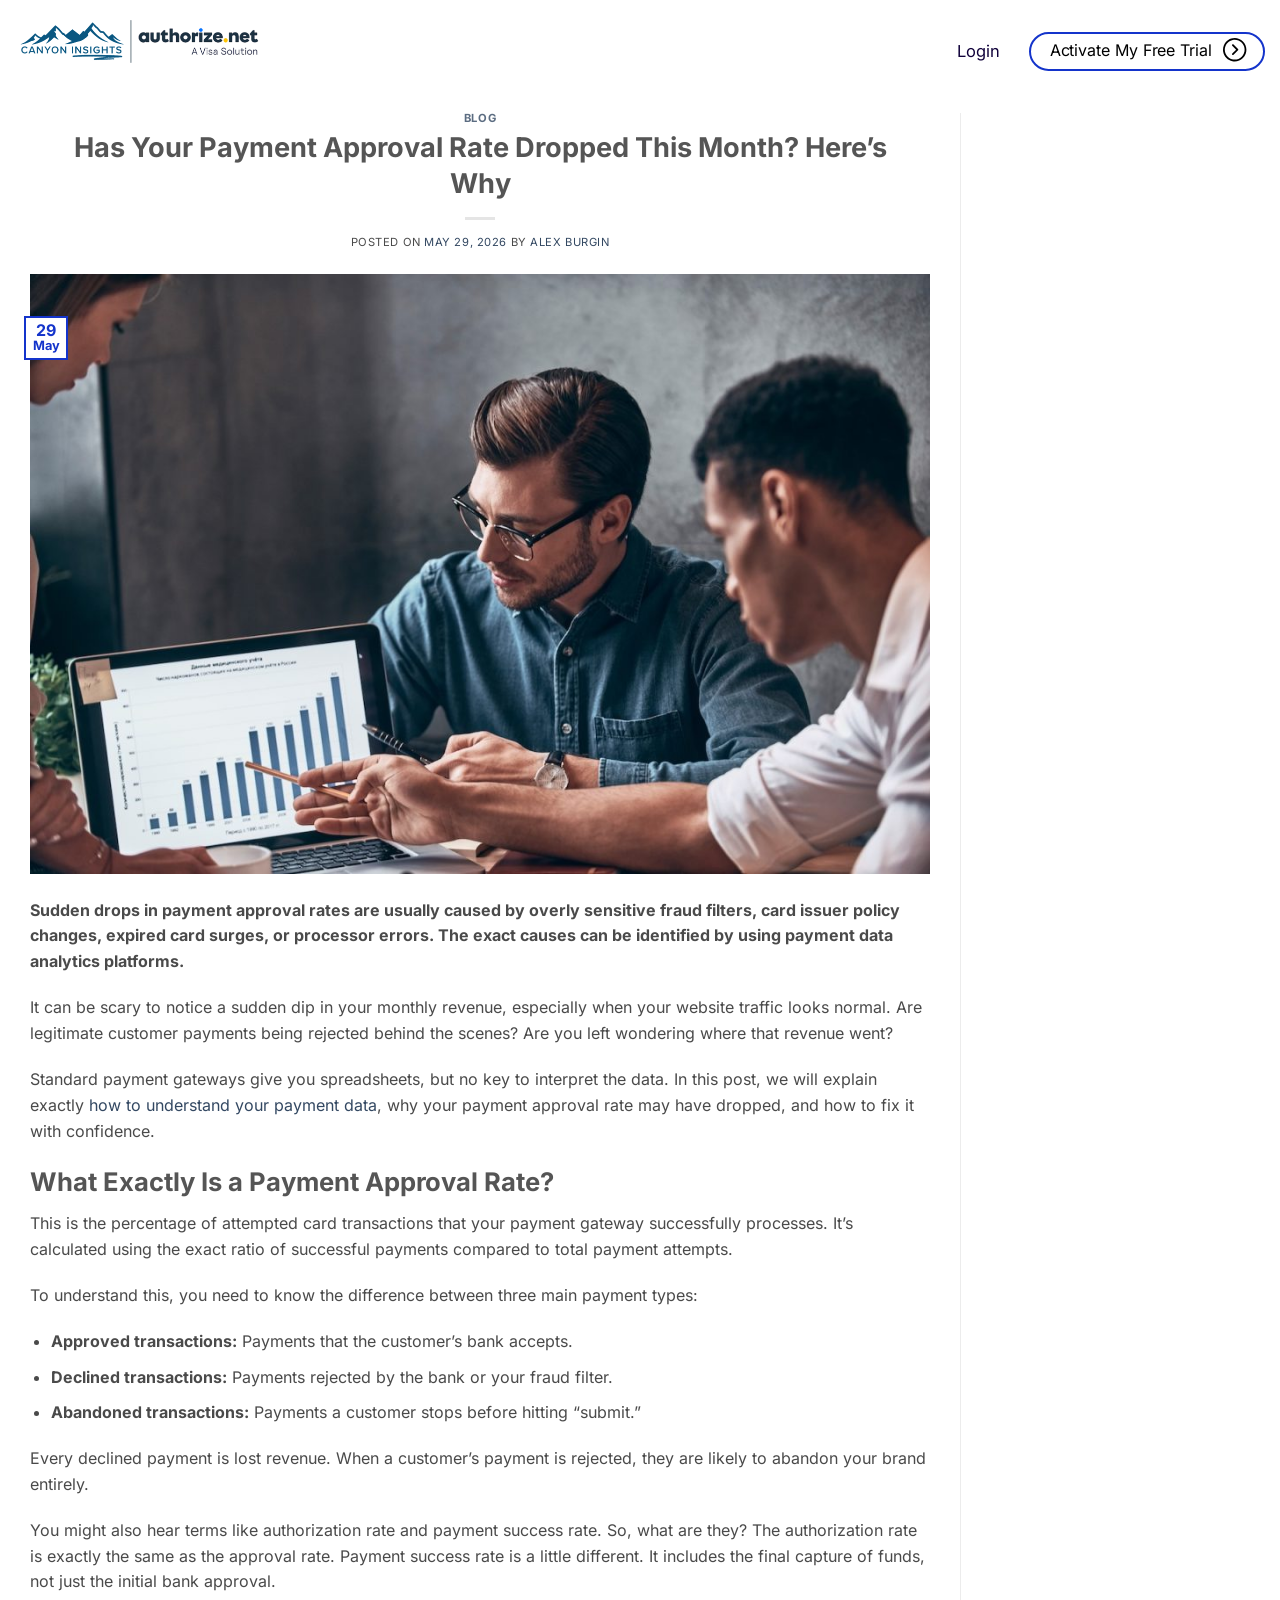
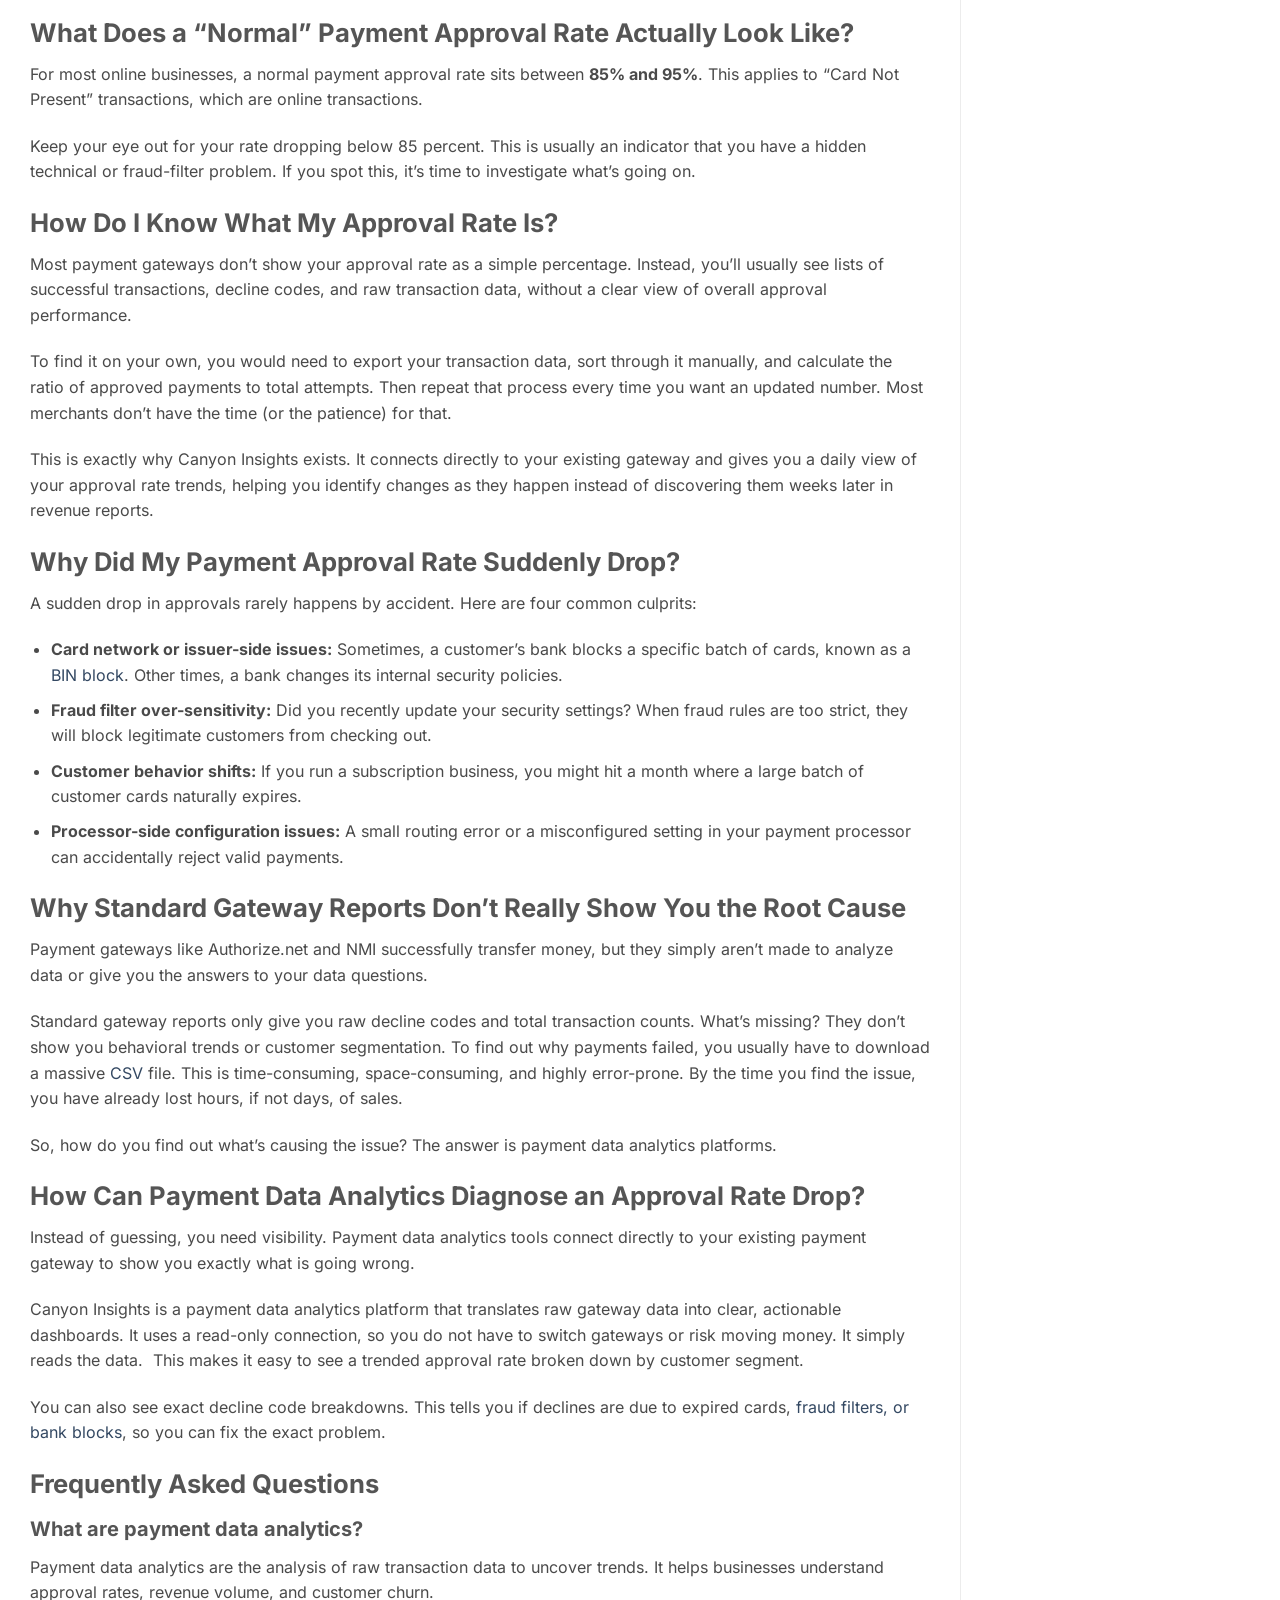
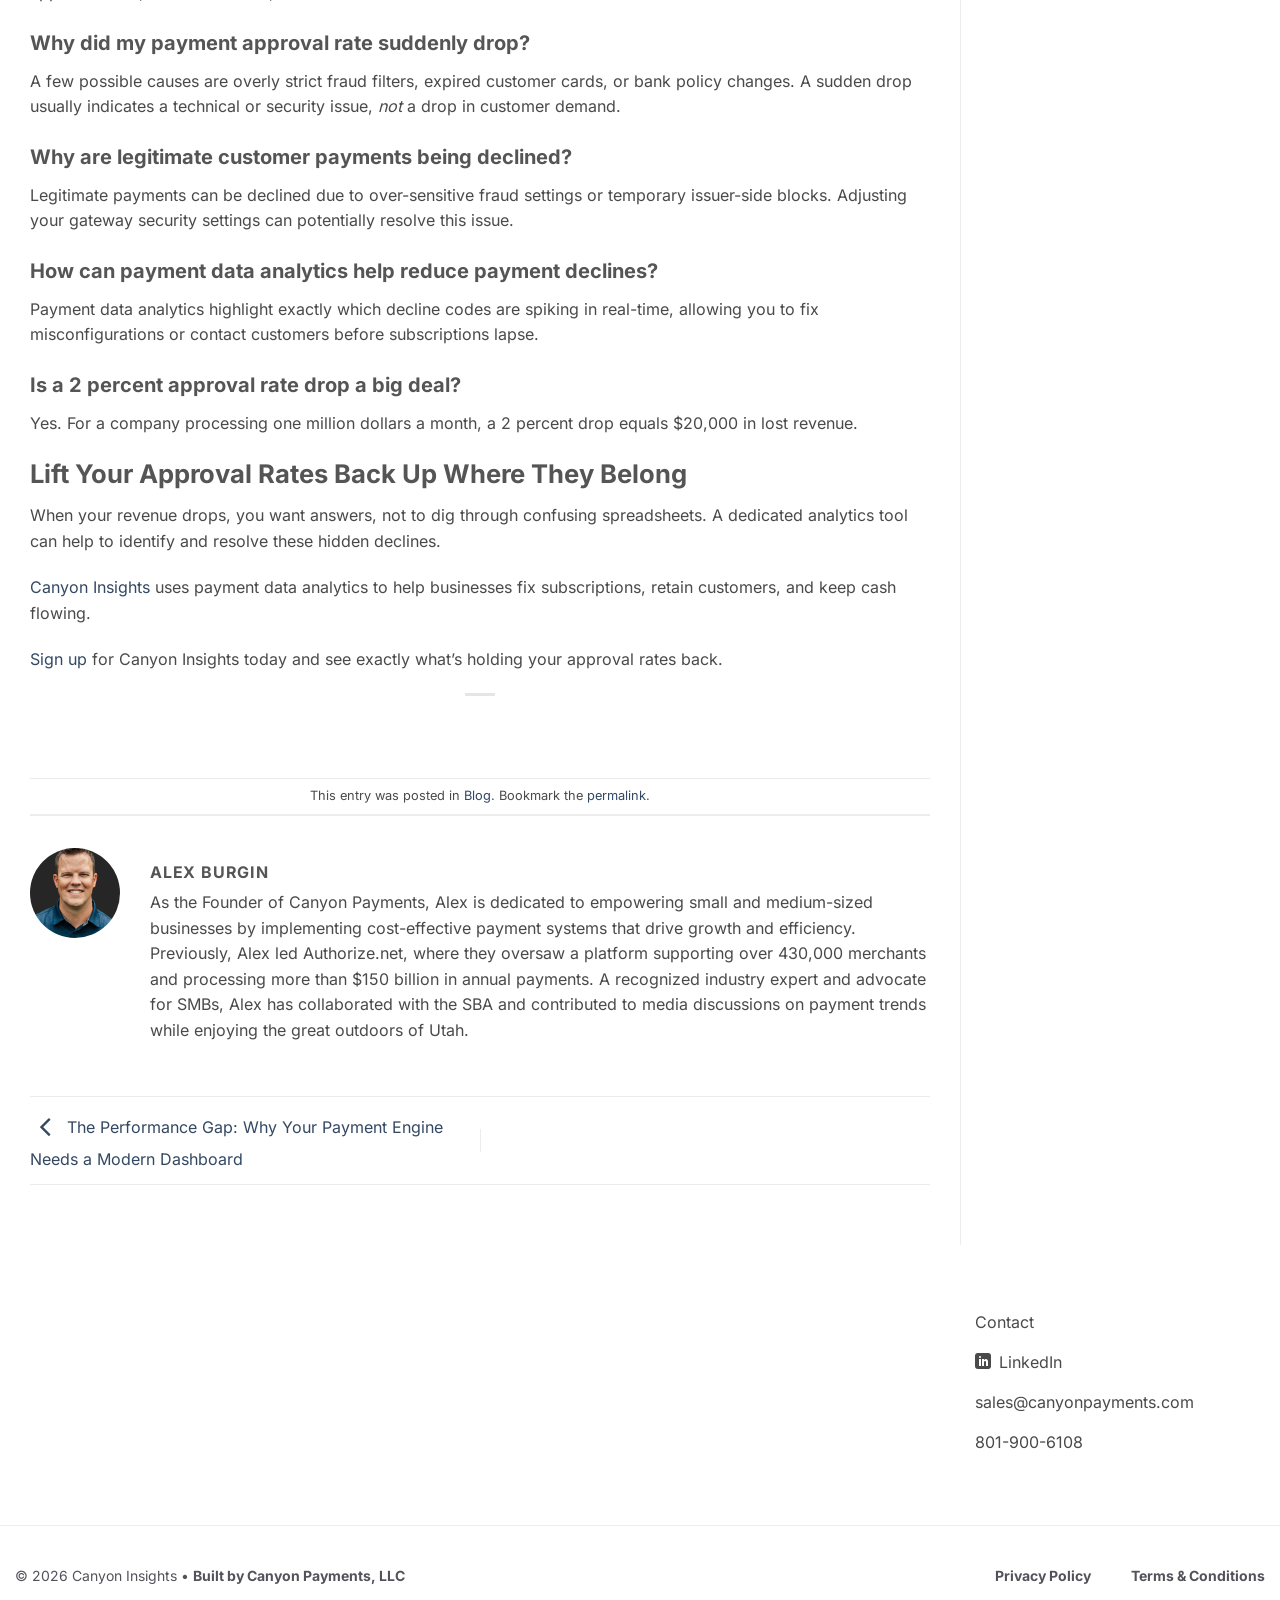
<file: why-your-payment-approval-rate-dropped-this-month/index.html>
<!DOCTYPE html>
<html lang="en-US" class="loading-site no-js">
<head>
	<meta charset="UTF-8" />
	<meta property="og:site_name" content="Canyon Insights" />
	<meta property="og:title" content="Canyon Insights - Home" />
	<meta property="og:description" content="Your Payment Data. Real Insights" />
	<link rel="profile" href="http://gmpg.org/xfn/11" />
	<link rel="pingback" href="/xmlrpc.php" />

	<script>(function(html){html.className = html.className.replace(/\bno-js\b/,'js')})(document.documentElement);</script>
<meta name='robots' content='index, follow, max-image-preview:large, max-snippet:-1, max-video-preview:-1' />
<meta name="viewport" content="width=device-width, initial-scale=1" />
	<!-- This site is optimized with the Yoast SEO plugin v27.4 - https://yoast.com/product/yoast-seo-wordpress/ -->
	<title>Why Your Payment Approval Rate Dropped This Month - Authorize Canyon Insights</title>
	<meta name="description" content="Learn how payment data analytics can help you understand approval rate drops, uncover hidden decline trends, and recover lost revenue." />
	<link rel="canonical" href="https://awx.afh.mybluehost.me/website_a8115bc0/why-your-payment-approval-rate-dropped-this-month/" />
	<meta property="og:locale" content="en_US" />
	<meta property="og:type" content="article" />
	<meta property="og:title" content="Why Your Payment Approval Rate Dropped This Month - Authorize Canyon Insights" />
	<meta property="og:description" content="Learn how payment data analytics can help you understand approval rate drops, uncover hidden decline trends, and recover lost revenue." />
	<meta property="og:url" content="https://awx.afh.mybluehost.me/website_a8115bc0/why-your-payment-approval-rate-dropped-this-month/" />
	<meta property="og:site_name" content="Authorize Canyon Insights" />
	<meta property="article:published_time" content="2026-05-29T09:00:09+00:00" />
	<meta property="article:modified_time" content="2026-05-29T15:29:36+00:00" />
	<meta property="og:image" content="https://awx.afh.mybluehost.me/website_a8115bc0/wp-content/uploads/2026/05/team-reviewing-payment-data-analytics-dashboard-on-laptop.jpg" />
	<meta property="og:image:width" content="1280" />
	<meta property="og:image:height" content="854" />
	<meta property="og:image:type" content="image/jpeg" />
	<meta name="author" content="Alex Burgin" />
	<meta name="twitter:card" content="summary_large_image" />
	<meta name="twitter:label1" content="Written by" />
	<meta name="twitter:data1" content="Alex Burgin" />
	<meta name="twitter:label2" content="Est. reading time" />
	<meta name="twitter:data2" content="5 minutes" />
	<script type="application/ld+json" class="yoast-schema-graph">{"@context":"https:\/\/schema.org","@graph":[{"@type":"Article","@id":"https:\/\/awx.afh.mybluehost.me\/website_a8115bc0\/why-your-payment-approval-rate-dropped-this-month\/#article","isPartOf":{"@id":"https:\/\/awx.afh.mybluehost.me\/website_a8115bc0\/why-your-payment-approval-rate-dropped-this-month\/"},"author":{"name":"Alex Burgin","@id":"https:\/\/awx.afh.mybluehost.me\/website_a8115bc0\/#\/schema\/person\/17cca97730118bd9597b99b6a11eff7f"},"headline":"Has Your Payment Approval Rate Dropped This Month? Here&#8217;s Why","datePublished":"2026-05-29T09:00:09+00:00","dateModified":"2026-05-29T15:29:36+00:00","mainEntityOfPage":{"@id":"https:\/\/awx.afh.mybluehost.me\/website_a8115bc0\/why-your-payment-approval-rate-dropped-this-month\/"},"wordCount":1069,"image":{"@id":"https:\/\/awx.afh.mybluehost.me\/website_a8115bc0\/why-your-payment-approval-rate-dropped-this-month\/#primaryimage"},"thumbnailUrl":"\/wp-content\/uploads\/2026\/05\/team-reviewing-payment-data-analytics-dashboard-on-laptop.jpg","articleSection":["Blog"],"inLanguage":"en-US"},{"@type":"WebPage","@id":"https:\/\/awx.afh.mybluehost.me\/website_a8115bc0\/why-your-payment-approval-rate-dropped-this-month\/","url":"https:\/\/awx.afh.mybluehost.me\/website_a8115bc0\/why-your-payment-approval-rate-dropped-this-month\/","name":"Why Your Payment Approval Rate Dropped This Month - Authorize Canyon Insights","isPartOf":{"@id":"https:\/\/awx.afh.mybluehost.me\/website_a8115bc0\/#website"},"primaryImageOfPage":{"@id":"https:\/\/awx.afh.mybluehost.me\/website_a8115bc0\/why-your-payment-approval-rate-dropped-this-month\/#primaryimage"},"image":{"@id":"https:\/\/awx.afh.mybluehost.me\/website_a8115bc0\/why-your-payment-approval-rate-dropped-this-month\/#primaryimage"},"thumbnailUrl":"\/wp-content\/uploads\/2026\/05\/team-reviewing-payment-data-analytics-dashboard-on-laptop.jpg","datePublished":"2026-05-29T09:00:09+00:00","dateModified":"2026-05-29T15:29:36+00:00","author":{"@id":"https:\/\/awx.afh.mybluehost.me\/website_a8115bc0\/#\/schema\/person\/17cca97730118bd9597b99b6a11eff7f"},"description":"Learn how payment data analytics can help you understand approval rate drops, uncover hidden decline trends, and recover lost revenue.","breadcrumb":{"@id":"https:\/\/awx.afh.mybluehost.me\/website_a8115bc0\/why-your-payment-approval-rate-dropped-this-month\/#breadcrumb"},"inLanguage":"en-US","potentialAction":[{"@type":"ReadAction","target":["https:\/\/awx.afh.mybluehost.me\/website_a8115bc0\/why-your-payment-approval-rate-dropped-this-month\/"]}]},{"@type":"ImageObject","inLanguage":"en-US","@id":"https:\/\/awx.afh.mybluehost.me\/website_a8115bc0\/why-your-payment-approval-rate-dropped-this-month\/#primaryimage","url":"\/wp-content\/uploads\/2026\/05\/team-reviewing-payment-data-analytics-dashboard-on-laptop.jpg","contentUrl":"\/wp-content\/uploads\/2026\/05\/team-reviewing-payment-data-analytics-dashboard-on-laptop.jpg","width":1280,"height":854,"caption":"team reviewing payment data analytics dashboard on laptop"},{"@type":"BreadcrumbList","@id":"https:\/\/awx.afh.mybluehost.me\/website_a8115bc0\/why-your-payment-approval-rate-dropped-this-month\/#breadcrumb","itemListElement":[{"@type":"ListItem","position":1,"name":"Home","item":"\/"},{"@type":"ListItem","position":2,"name":"Has Your Payment Approval Rate Dropped This Month? Here&#8217;s Why"}]},{"@type":"WebSite","@id":"https:\/\/awx.afh.mybluehost.me\/website_a8115bc0\/#website","url":"https:\/\/awx.afh.mybluehost.me\/website_a8115bc0\/","name":"Authorize Canyon Insights","description":"","potentialAction":[{"@type":"SearchAction","target":{"@type":"EntryPoint","urlTemplate":"https:\/\/awx.afh.mybluehost.me\/website_a8115bc0\/?s={search_term_string}"},"query-input":{"@type":"PropertyValueSpecification","valueRequired":true,"valueName":"search_term_string"}}],"inLanguage":"en-US"},{"@type":"Person","@id":"https:\/\/awx.afh.mybluehost.me\/website_a8115bc0\/#\/schema\/person\/17cca97730118bd9597b99b6a11eff7f","name":"Alex Burgin","image":{"@type":"ImageObject","inLanguage":"en-US","@id":"\/wp-content\/uploads\/2026\/04\/Alex-150x150.webp","url":"\/wp-content\/uploads\/2026\/04\/Alex-150x150.webp","contentUrl":"\/wp-content\/uploads\/2026\/04\/Alex-150x150.webp","caption":"Alex Burgin"},"description":"As the Founder of Canyon Payments, Alex is dedicated to empowering small and medium-sized businesses by implementing cost-effective payment systems that drive growth and efficiency. Previously, Alex led Authorize.net, where they oversaw a platform supporting over 430,000 merchants and processing more than $150 billion in annual payments. A recognized industry expert and advocate for SMBs, Alex has collaborated with the SBA and contributed to media discussions on payment trends while enjoying the great outdoors of Utah.","sameAs":["http:\/\/canyonpayments.com"],"url":"\/author\/alex-burgin\/"}]}</script>
	<!-- / Yoast SEO plugin. -->


<link rel='prefetch' href='/wp-content/themes/flatsome/assets/js/flatsome.js?ver=e2eddd6c228105dac048' />
<link rel='prefetch' href='/wp-content/themes/flatsome/assets/js/chunk.slider.js?ver=3.20.4' />
<link rel='prefetch' href='/wp-content/themes/flatsome/assets/js/chunk.popups.js?ver=3.20.4' />
<link rel='prefetch' href='/wp-content/themes/flatsome/assets/js/chunk.tooltips.js?ver=3.20.4' />
<link rel="alternate" type="application/rss+xml" title="Authorize Canyon Insights &raquo; Feed" href="/feed/" />
<link rel="alternate" type="application/rss+xml" title="Authorize Canyon Insights &raquo; Comments Feed" href="/comments/feed/" />
<link rel="alternate" title="oEmbed (JSON)" type="application/json+oembed" href="/wp-json/oembed/1.0/embed?url=https%3A%2F%2Fauthorizenet.canyoninsights.com%2Fwhy-your-payment-approval-rate-dropped-this-month%2F" />
<link rel="alternate" title="oEmbed (XML)" type="text/xml+oembed" href="/wp-json/oembed/1.0/embed?url=https%3A%2F%2Fauthorizenet.canyoninsights.com%2Fwhy-your-payment-approval-rate-dropped-this-month%2F&#038;format=xml" />
<style id="wp-img-auto-sizes-contain-inline-css">
img:is([sizes=auto i],[sizes^="auto," i]){contain-intrinsic-size:3000px 1500px}
/*# sourceURL=wp-img-auto-sizes-contain-inline-css */
</style>
<style id="wp-emoji-styles-inline-css">

	img.wp-smiley, img.emoji {
		display: inline !important;
		border: none !important;
		box-shadow: none !important;
		height: 1em !important;
		width: 1em !important;
		margin: 0 0.07em !important;
		vertical-align: -0.1em !important;
		background: none !important;
		padding: 0 !important;
	}
/*# sourceURL=wp-emoji-styles-inline-css */
</style>
<style id="wp-block-library-inline-css">
:root{--wp-block-synced-color:#7a00df;--wp-block-synced-color--rgb:122,0,223;--wp-bound-block-color:var(--wp-block-synced-color);--wp-editor-canvas-background:#ddd;--wp-admin-theme-color:#007cba;--wp-admin-theme-color--rgb:0,124,186;--wp-admin-theme-color-darker-10:#006ba1;--wp-admin-theme-color-darker-10--rgb:0,107,160.5;--wp-admin-theme-color-darker-20:#005a87;--wp-admin-theme-color-darker-20--rgb:0,90,135;--wp-admin-border-width-focus:2px}@media (min-resolution:192dpi){:root{--wp-admin-border-width-focus:1.5px}}.wp-element-button{cursor:pointer}:root .has-very-light-gray-background-color{background-color:#eee}:root .has-very-dark-gray-background-color{background-color:#313131}:root .has-very-light-gray-color{color:#eee}:root .has-very-dark-gray-color{color:#313131}:root .has-vivid-green-cyan-to-vivid-cyan-blue-gradient-background{background:linear-gradient(135deg,#00d084,#0693e3)}:root .has-purple-crush-gradient-background{background:linear-gradient(135deg,#34e2e4,#4721fb 50%,#ab1dfe)}:root .has-hazy-dawn-gradient-background{background:linear-gradient(135deg,#faaca8,#dad0ec)}:root .has-subdued-olive-gradient-background{background:linear-gradient(135deg,#fafae1,#67a671)}:root .has-atomic-cream-gradient-background{background:linear-gradient(135deg,#fdd79a,#004a59)}:root .has-nightshade-gradient-background{background:linear-gradient(135deg,#330968,#31cdcf)}:root .has-midnight-gradient-background{background:linear-gradient(135deg,#020381,#2874fc)}:root{--wp--preset--font-size--normal:16px;--wp--preset--font-size--huge:42px}.has-regular-font-size{font-size:1em}.has-larger-font-size{font-size:2.625em}.has-normal-font-size{font-size:var(--wp--preset--font-size--normal)}.has-huge-font-size{font-size:var(--wp--preset--font-size--huge)}:root .has-text-align-center{text-align:center}:root .has-text-align-left{text-align:left}:root .has-text-align-right{text-align:right}.has-fit-text{white-space:nowrap!important}#end-resizable-editor-section{display:none}.aligncenter{clear:both}.items-justified-left{justify-content:flex-start}.items-justified-center{justify-content:center}.items-justified-right{justify-content:flex-end}.items-justified-space-between{justify-content:space-between}.screen-reader-text{word-wrap:normal!important;border:0;clip-path:inset(50%);height:1px;margin:-1px;overflow:hidden;padding:0;position:absolute;width:1px;word-break:normal!important}.screen-reader-text:focus{background-color:#ddd;clip-path:none;color:#444;display:block;font-size:1em;height:auto;left:5px;line-height:normal;padding:15px 23px 14px;text-decoration:none;top:5px;width:auto;z-index:100000}html :where(.has-border-color){border-style:solid}html :where([style^=border-color],[style*=";border-color"],[style*="; border-color"]){border-style:solid}html :where([style^=border-top-color],[style*=";border-top-color"],[style*="; border-top-color"]){border-top-style:solid}html :where([style^=border-right-color],[style*=";border-right-color"],[style*="; border-right-color"]){border-right-style:solid}html :where([style^=border-bottom-color],[style*=";border-bottom-color"],[style*="; border-bottom-color"]){border-bottom-style:solid}html :where([style^=border-left-color],[style*=";border-left-color"],[style*="; border-left-color"]){border-left-style:solid}html :where([style^=border-width],[style*=";border-width"],[style*="; border-width"]){border-style:solid}html :where([style^=border-top-width],[style*=";border-top-width"],[style*="; border-top-width"]){border-top-style:solid}html :where([style^=border-right-width],[style*=";border-right-width"],[style*="; border-right-width"]){border-right-style:solid}html :where([style^=border-bottom-width],[style*=";border-bottom-width"],[style*="; border-bottom-width"]){border-bottom-style:solid}html :where([style^=border-left-width],[style*=";border-left-width"],[style*="; border-left-width"]){border-left-style:solid}html :where(img[class*=wp-image-]){height:auto;max-width:100%}:where(figure){margin:0 0 1em}html :where(.is-position-sticky){--wp-admin--admin-bar--position-offset:var(--wp-admin--admin-bar--height,0px)}@media screen and (max-width:600px){html :where(.is-position-sticky){--wp-admin--admin-bar--position-offset:0px}}

/*# sourceURL=/wp-includes/css/dist/block-library/common.min.css */
</style>

<style id="global-styles-inline-css">
:root{--wp--preset--aspect-ratio--square: 1;--wp--preset--aspect-ratio--4-3: 4/3;--wp--preset--aspect-ratio--3-4: 3/4;--wp--preset--aspect-ratio--3-2: 3/2;--wp--preset--aspect-ratio--2-3: 2/3;--wp--preset--aspect-ratio--16-9: 16/9;--wp--preset--aspect-ratio--9-16: 9/16;--wp--preset--color--black: #000000;--wp--preset--color--cyan-bluish-gray: #abb8c3;--wp--preset--color--white: #ffffff;--wp--preset--color--pale-pink: #f78da7;--wp--preset--color--vivid-red: #cf2e2e;--wp--preset--color--luminous-vivid-orange: #ff6900;--wp--preset--color--luminous-vivid-amber: #fcb900;--wp--preset--color--light-green-cyan: #7bdcb5;--wp--preset--color--vivid-green-cyan: #00d084;--wp--preset--color--pale-cyan-blue: #8ed1fc;--wp--preset--color--vivid-cyan-blue: #0693e3;--wp--preset--color--vivid-purple: #9b51e0;--wp--preset--color--primary: #1434cb;--wp--preset--color--secondary: #C05530;--wp--preset--color--success: #627D47;--wp--preset--color--alert: #b20000;--wp--preset--gradient--vivid-cyan-blue-to-vivid-purple: linear-gradient(135deg,rgb(6,147,227) 0%,rgb(155,81,224) 100%);--wp--preset--gradient--light-green-cyan-to-vivid-green-cyan: linear-gradient(135deg,rgb(122,220,180) 0%,rgb(0,208,130) 100%);--wp--preset--gradient--luminous-vivid-amber-to-luminous-vivid-orange: linear-gradient(135deg,rgb(252,185,0) 0%,rgb(255,105,0) 100%);--wp--preset--gradient--luminous-vivid-orange-to-vivid-red: linear-gradient(135deg,rgb(255,105,0) 0%,rgb(207,46,46) 100%);--wp--preset--gradient--very-light-gray-to-cyan-bluish-gray: linear-gradient(135deg,rgb(238,238,238) 0%,rgb(169,184,195) 100%);--wp--preset--gradient--cool-to-warm-spectrum: linear-gradient(135deg,rgb(74,234,220) 0%,rgb(151,120,209) 20%,rgb(207,42,186) 40%,rgb(238,44,130) 60%,rgb(251,105,98) 80%,rgb(254,248,76) 100%);--wp--preset--gradient--blush-light-purple: linear-gradient(135deg,rgb(255,206,236) 0%,rgb(152,150,240) 100%);--wp--preset--gradient--blush-bordeaux: linear-gradient(135deg,rgb(254,205,165) 0%,rgb(254,45,45) 50%,rgb(107,0,62) 100%);--wp--preset--gradient--luminous-dusk: linear-gradient(135deg,rgb(255,203,112) 0%,rgb(199,81,192) 50%,rgb(65,88,208) 100%);--wp--preset--gradient--pale-ocean: linear-gradient(135deg,rgb(255,245,203) 0%,rgb(182,227,212) 50%,rgb(51,167,181) 100%);--wp--preset--gradient--electric-grass: linear-gradient(135deg,rgb(202,248,128) 0%,rgb(113,206,126) 100%);--wp--preset--gradient--midnight: linear-gradient(135deg,rgb(2,3,129) 0%,rgb(40,116,252) 100%);--wp--preset--font-size--small: 13px;--wp--preset--font-size--medium: 20px;--wp--preset--font-size--large: 36px;--wp--preset--font-size--x-large: 42px;--wp--preset--spacing--20: 0.44rem;--wp--preset--spacing--30: 0.67rem;--wp--preset--spacing--40: 1rem;--wp--preset--spacing--50: 1.5rem;--wp--preset--spacing--60: 2.25rem;--wp--preset--spacing--70: 3.38rem;--wp--preset--spacing--80: 5.06rem;--wp--preset--shadow--natural: 6px 6px 9px rgba(0, 0, 0, 0.2);--wp--preset--shadow--deep: 12px 12px 50px rgba(0, 0, 0, 0.4);--wp--preset--shadow--sharp: 6px 6px 0px rgba(0, 0, 0, 0.2);--wp--preset--shadow--outlined: 6px 6px 0px -3px rgb(255, 255, 255), 6px 6px rgb(0, 0, 0);--wp--preset--shadow--crisp: 6px 6px 0px rgb(0, 0, 0);}.wp-block-button{--wp--preset--dimension--25: 25%;--wp--preset--dimension--50: 50%;--wp--preset--dimension--75: 75%;--wp--preset--dimension--100: 100%;}:where(body) { margin: 0; }.wp-site-blocks > .alignleft { float: left; margin-right: 2em; }.wp-site-blocks > .alignright { float: right; margin-left: 2em; }.wp-site-blocks > .aligncenter { justify-content: center; margin-left: auto; margin-right: auto; }:where(.is-layout-flex){gap: 0.5em;}:where(.is-layout-grid){gap: 0.5em;}.is-layout-flow > .alignleft{float: left;margin-inline-start: 0;margin-inline-end: 2em;}.is-layout-flow > .alignright{float: right;margin-inline-start: 2em;margin-inline-end: 0;}.is-layout-flow > .aligncenter{margin-left: auto !important;margin-right: auto !important;}.is-layout-constrained > .alignleft{float: left;margin-inline-start: 0;margin-inline-end: 2em;}.is-layout-constrained > .alignright{float: right;margin-inline-start: 2em;margin-inline-end: 0;}.is-layout-constrained > .aligncenter{margin-left: auto !important;margin-right: auto !important;}.is-layout-constrained > :where(:not(.alignleft):not(.alignright):not(.alignfull)){margin-left: auto !important;margin-right: auto !important;}body .is-layout-flex{display: flex;}.is-layout-flex{flex-wrap: wrap;align-items: center;}.is-layout-flex > :is(*, div){margin: 0;}body .is-layout-grid{display: grid;}.is-layout-grid > :is(*, div){margin: 0;}body{padding-top: 0px;padding-right: 0px;padding-bottom: 0px;padding-left: 0px;}a:where(:not(.wp-element-button)){text-decoration: none;}:root :where(.wp-element-button, .wp-block-button__link){background-color: #32373c;border-width: 0;color: #fff;font-family: inherit;font-size: inherit;font-style: inherit;font-weight: inherit;letter-spacing: inherit;line-height: inherit;padding-top: calc(0.667em + 2px);padding-right: calc(1.333em + 2px);padding-bottom: calc(0.667em + 2px);padding-left: calc(1.333em + 2px);text-decoration: none;text-transform: inherit;}.has-black-color{color: var(--wp--preset--color--black) !important;}.has-cyan-bluish-gray-color{color: var(--wp--preset--color--cyan-bluish-gray) !important;}.has-white-color{color: var(--wp--preset--color--white) !important;}.has-pale-pink-color{color: var(--wp--preset--color--pale-pink) !important;}.has-vivid-red-color{color: var(--wp--preset--color--vivid-red) !important;}.has-luminous-vivid-orange-color{color: var(--wp--preset--color--luminous-vivid-orange) !important;}.has-luminous-vivid-amber-color{color: var(--wp--preset--color--luminous-vivid-amber) !important;}.has-light-green-cyan-color{color: var(--wp--preset--color--light-green-cyan) !important;}.has-vivid-green-cyan-color{color: var(--wp--preset--color--vivid-green-cyan) !important;}.has-pale-cyan-blue-color{color: var(--wp--preset--color--pale-cyan-blue) !important;}.has-vivid-cyan-blue-color{color: var(--wp--preset--color--vivid-cyan-blue) !important;}.has-vivid-purple-color{color: var(--wp--preset--color--vivid-purple) !important;}.has-primary-color{color: var(--wp--preset--color--primary) !important;}.has-secondary-color{color: var(--wp--preset--color--secondary) !important;}.has-success-color{color: var(--wp--preset--color--success) !important;}.has-alert-color{color: var(--wp--preset--color--alert) !important;}.has-black-background-color{background-color: var(--wp--preset--color--black) !important;}.has-cyan-bluish-gray-background-color{background-color: var(--wp--preset--color--cyan-bluish-gray) !important;}.has-white-background-color{background-color: var(--wp--preset--color--white) !important;}.has-pale-pink-background-color{background-color: var(--wp--preset--color--pale-pink) !important;}.has-vivid-red-background-color{background-color: var(--wp--preset--color--vivid-red) !important;}.has-luminous-vivid-orange-background-color{background-color: var(--wp--preset--color--luminous-vivid-orange) !important;}.has-luminous-vivid-amber-background-color{background-color: var(--wp--preset--color--luminous-vivid-amber) !important;}.has-light-green-cyan-background-color{background-color: var(--wp--preset--color--light-green-cyan) !important;}.has-vivid-green-cyan-background-color{background-color: var(--wp--preset--color--vivid-green-cyan) !important;}.has-pale-cyan-blue-background-color{background-color: var(--wp--preset--color--pale-cyan-blue) !important;}.has-vivid-cyan-blue-background-color{background-color: var(--wp--preset--color--vivid-cyan-blue) !important;}.has-vivid-purple-background-color{background-color: var(--wp--preset--color--vivid-purple) !important;}.has-primary-background-color{background-color: var(--wp--preset--color--primary) !important;}.has-secondary-background-color{background-color: var(--wp--preset--color--secondary) !important;}.has-success-background-color{background-color: var(--wp--preset--color--success) !important;}.has-alert-background-color{background-color: var(--wp--preset--color--alert) !important;}.has-black-border-color{border-color: var(--wp--preset--color--black) !important;}.has-cyan-bluish-gray-border-color{border-color: var(--wp--preset--color--cyan-bluish-gray) !important;}.has-white-border-color{border-color: var(--wp--preset--color--white) !important;}.has-pale-pink-border-color{border-color: var(--wp--preset--color--pale-pink) !important;}.has-vivid-red-border-color{border-color: var(--wp--preset--color--vivid-red) !important;}.has-luminous-vivid-orange-border-color{border-color: var(--wp--preset--color--luminous-vivid-orange) !important;}.has-luminous-vivid-amber-border-color{border-color: var(--wp--preset--color--luminous-vivid-amber) !important;}.has-light-green-cyan-border-color{border-color: var(--wp--preset--color--light-green-cyan) !important;}.has-vivid-green-cyan-border-color{border-color: var(--wp--preset--color--vivid-green-cyan) !important;}.has-pale-cyan-blue-border-color{border-color: var(--wp--preset--color--pale-cyan-blue) !important;}.has-vivid-cyan-blue-border-color{border-color: var(--wp--preset--color--vivid-cyan-blue) !important;}.has-vivid-purple-border-color{border-color: var(--wp--preset--color--vivid-purple) !important;}.has-primary-border-color{border-color: var(--wp--preset--color--primary) !important;}.has-secondary-border-color{border-color: var(--wp--preset--color--secondary) !important;}.has-success-border-color{border-color: var(--wp--preset--color--success) !important;}.has-alert-border-color{border-color: var(--wp--preset--color--alert) !important;}.has-vivid-cyan-blue-to-vivid-purple-gradient-background{background: var(--wp--preset--gradient--vivid-cyan-blue-to-vivid-purple) !important;}.has-light-green-cyan-to-vivid-green-cyan-gradient-background{background: var(--wp--preset--gradient--light-green-cyan-to-vivid-green-cyan) !important;}.has-luminous-vivid-amber-to-luminous-vivid-orange-gradient-background{background: var(--wp--preset--gradient--luminous-vivid-amber-to-luminous-vivid-orange) !important;}.has-luminous-vivid-orange-to-vivid-red-gradient-background{background: var(--wp--preset--gradient--luminous-vivid-orange-to-vivid-red) !important;}.has-very-light-gray-to-cyan-bluish-gray-gradient-background{background: var(--wp--preset--gradient--very-light-gray-to-cyan-bluish-gray) !important;}.has-cool-to-warm-spectrum-gradient-background{background: var(--wp--preset--gradient--cool-to-warm-spectrum) !important;}.has-blush-light-purple-gradient-background{background: var(--wp--preset--gradient--blush-light-purple) !important;}.has-blush-bordeaux-gradient-background{background: var(--wp--preset--gradient--blush-bordeaux) !important;}.has-luminous-dusk-gradient-background{background: var(--wp--preset--gradient--luminous-dusk) !important;}.has-pale-ocean-gradient-background{background: var(--wp--preset--gradient--pale-ocean) !important;}.has-electric-grass-gradient-background{background: var(--wp--preset--gradient--electric-grass) !important;}.has-midnight-gradient-background{background: var(--wp--preset--gradient--midnight) !important;}.has-small-font-size{font-size: var(--wp--preset--font-size--small) !important;}.has-medium-font-size{font-size: var(--wp--preset--font-size--medium) !important;}.has-large-font-size{font-size: var(--wp--preset--font-size--large) !important;}.has-x-large-font-size{font-size: var(--wp--preset--font-size--x-large) !important;}
/*# sourceURL=global-styles-inline-css */
</style>

<link rel='stylesheet' id='contact-form-7-css' href='/wp-content/plugins/contact-form-7/includes/css/styles.css?ver=6.2.2' media='all' />
<link rel='stylesheet' id='flatsome-main-css' href='/wp-content/themes/flatsome/assets/css/flatsome.css?ver=3.20.4' media='all' />
<style id="flatsome-main-inline-css">
@font-face {
				font-family: "fl-icons";
				font-display: block;
				src: url(/wp-content/themes/flatsome/assets/css/icons/fl-icons.eot?v=3.20.4);
				src:
					url(/wp-content/themes/flatsome/assets/css/icons/fl-icons.eot#iefix?v=3.20.4) format("embedded-opentype"),
					url(/wp-content/themes/flatsome/assets/css/icons/fl-icons.woff2?v=3.20.4) format("woff2"),
					url(/wp-content/themes/flatsome/assets/css/icons/fl-icons.ttf?v=3.20.4) format("truetype"),
					url(/wp-content/themes/flatsome/assets/css/icons/fl-icons.woff?v=3.20.4) format("woff"),
					url(/wp-content/themes/flatsome/assets/css/icons/fl-icons.svg?v=3.20.4#fl-icons) format("svg");
			}
/*# sourceURL=flatsome-main-inline-css */
</style>
<link rel='stylesheet' id='flatsome-style-css' href='/wp-content/themes/flatsome-child/style.css?ver=3.2' media='all' />
<script id="jquery-core-js" src="/wp-includes/js/jquery/jquery.min.js?ver=3.7.1"></script>
<script id="jquery-migrate-js" src="/wp-includes/js/jquery/jquery-migrate.min.js?ver=3.4.1"></script>
<link rel="https://api.w.org/" href="/wp-json/" /><link rel="alternate" title="JSON" type="application/json" href="/wp-json/wp/v2/posts/1822" /><link rel="EditURI" type="application/rsd+xml" title="RSD" href="/xmlrpc.php?rsd" />
<meta name="generator" content="WordPress 7.1.3" />
<link rel='shortlink' href='/?p=1822' />
<style>
.footer-secondary.pull-right {
	text-align: end;
}
.copyright-footer img{
width: 200px; }
.absolute-footer .container{
	 display: block;
}
</style><!-- Google Tag Manager -->
<script>(function(w,d,s,l,i){w[l]=w[l]||[];w[l].push({'gtm.start':
new Date().getTime(),event:'gtm.js'});var f=d.getElementsByTagName(s)[0],
j=d.createElement(s),dl=l!='dataLayer'?'&l='+l:'';j.async=true;j.src=
'https://www.googletagmanager.com/gtm.js?id='+i+dl;f.parentNode.insertBefore(j,f);
})(window,document,'script','dataLayer','GTM-WSVLZ2HT');</script>
<!-- End Google Tag Manager --><link rel="icon" href="/wp-content/uploads/2026/03/cropped-new-favicon-scaled-1-32x32.png" sizes="32x32" />
<link rel="icon" href="/wp-content/uploads/2026/03/cropped-new-favicon-scaled-1-192x192.png" sizes="192x192" />
<link rel="apple-touch-icon" href="/wp-content/uploads/2026/03/cropped-new-favicon-scaled-1-180x180.png" />
<meta name="msapplication-TileImage" content="/wp-content/uploads/2026/03/cropped-new-favicon-scaled-1-270x270.png" />
<style id="custom-css" type="text/css">:root {--primary-color: #1434cb;--fs-color-primary: #1434cb;--fs-color-secondary: #C05530;--fs-color-success: #627D47;--fs-color-alert: #b20000;--fs-color-base: #4a4a4a;--fs-experimental-link-color: #334862;--fs-experimental-link-color-hover: #111;}.tooltipster-base {--tooltip-color: #fff;--tooltip-bg-color: #000;}.off-canvas-right .mfp-content, .off-canvas-left .mfp-content {--drawer-width: 300px;}.container-width, .full-width .ubermenu-nav, .container, .row{max-width: 1500px}.row.row-collapse{max-width: 1470px}.row.row-small{max-width: 1492.5px}.row.row-large{max-width: 1530px}.header-main{height: 83px}#logo img{max-height: 83px}#logo{width:320px;}#logo img{padding:20px 0;}.header-bottom{min-height: 10px}.header-top{min-height: 20px}.transparent .header-main{height: 30px}.transparent #logo img{max-height: 30px}.has-transparent + .page-title:first-of-type,.has-transparent + #main > .page-title,.has-transparent + #main > div > .page-title,.has-transparent + #main .page-header-wrapper:first-of-type .page-title{padding-top: 30px;}.header.show-on-scroll,.stuck .header-main{height:70px!important}.stuck #logo img{max-height: 70px!important}.search-form{ width: 100%;}.header-bg-color {background-color: rgba(255,255,255,0.9)}.header-bottom {background-color: #f1f1f1}.top-bar-nav > li > a{line-height: 50px }.header-main .nav > li > a{line-height: 16px }.header-wrapper:not(.stuck) .header-main .header-nav{margin-top: 20px }.stuck .header-main .nav > li > a{line-height: 50px }.header-bottom-nav > li > a{line-height: 16px }@media (max-width: 549px) {.header-main{height: 70px}#logo img{max-height: 70px}}@media screen and (max-width: 549px){body{font-size: 100%;}}body{font-family: Inter, sans-serif;}body {font-weight: 400;font-style: normal;}.nav > li > a {font-family: Inter, sans-serif;}.mobile-sidebar-levels-2 .nav > li > ul > li > a {font-family: Inter, sans-serif;}.nav > li > a,.mobile-sidebar-levels-2 .nav > li > ul > li > a {font-weight: 700;font-style: normal;}h1,h2,h3,h4,h5,h6,.heading-font, .off-canvas-center .nav-sidebar.nav-vertical > li > a{font-family: Inter, sans-serif;}h1,h2,h3,h4,h5,h6,.heading-font,.banner h1,.banner h2 {font-weight: 700;font-style: normal;}.alt-font{font-family: Inter, sans-serif;}.alt-font {font-weight: 400!important;font-style: normal!important;}button,.button{text-transform: none;}.header:not(.transparent) .header-nav-main.nav > li > a:hover,.header:not(.transparent) .header-nav-main.nav > li.active > a,.header:not(.transparent) .header-nav-main.nav > li.current > a,.header:not(.transparent) .header-nav-main.nav > li > a.active,.header:not(.transparent) .header-nav-main.nav > li > a.current{color: #1434cb;}.header-nav-main.nav-line-bottom > li > a:before,.header-nav-main.nav-line-grow > li > a:before,.header-nav-main.nav-line > li > a:before,.header-nav-main.nav-box > li > a:hover,.header-nav-main.nav-box > li.active > a,.header-nav-main.nav-pills > li > a:hover,.header-nav-main.nav-pills > li.active > a{color:#FFF!important;background-color: #1434cb;}.footer-1{background-color: #ffffff}.footer-2{background-color: #ffffff}.header-vertical-menu__opener {width: 500px}.nav-vertical-fly-out > li + li {border-top-width: 1px; border-top-style: solid;}.label-new.menu-item > a:after{content:"New";}.label-hot.menu-item > a:after{content:"Hot";}.label-sale.menu-item > a:after{content:"Sale";}.label-popular.menu-item > a:after{content:"Popular";}</style><style id="wp-custom-css">
.hero-start h1 {
    font-size: 48px;
}
.hero-start h1 span{
	color: #fFC400 !important;
}
.logo_banner {
	padding-left: 20px;
	padding-right: 20px;
}

.home-banner {
    height: 950px !important;
}
.home-banner .lg-y55 {
    bottom: 5%;
}


    .page-id-1995 header{
        display: none !important;
    }
    .header-start-section{
        position: absolute;
    }











.home-banner .imagr-container {
    height: 120px !important;
}
.features-list ul {
	display: flex !important;
    gap: 28px;
    align-items: center;
    padding-top: 12px;
    color: #6B6E70;
    margin: 0 auto;
    justify-content: center;
}


.icon-flickr::before {
background-size: contain;
}

.imgr-card{
box-shadow: 1px 1px 11px 0 rgba(0, 0, 0, 0.14);
	border-radius: 16px;
}

.title-tag p {
    color: #1434CB !important; 
}
.title-tag p:hover {
    color: #1434CB !important;
}

.features-list ul li {
    list-style: none;
    position: relative;
    padding-left: 20px;
}

.features-list ul li::before {
    content: "";
    position: absolute;
    left: -5px;
    top: 2px;
    width: 18px;
    height: 18px;
    /*background: url("data:image/svg+xml,%3Csvg xmlns='http://www.w3.org/2000/svg' viewBox='0 0 24 24'%3E%3Cpolyline fill='none' points='3.7 14.3 9.6 19 20.3 5' stroke='%2303a300' stroke-width='2' stroke-linecap='round' stroke-linejoin='round'/%3E%3C/svg%3E") no-repeat center center;*/
	background: url("data:image/svg+xml,%3Csvg xmlns='http://www.w3.org/2000/svg' viewBox='0 0 24 24'%3E%3Cpolyline fill='none' points='3.7 14.3 9.6 19 20.3 5' stroke='%231434cb' stroke-width='2' stroke-linecap='round' stroke-linejoin='round'/%3E%3C/svg%3E") no-repeat center center;
    background-size: contain;
}




@media screen and (max-width: 768px) {
	.image_space_banner {
			padding-top: 30px;
	}
	.item {
		width: 160px;
		margin: auto;
	}
	.process-liner-wid .medium-3 {
		 max-width: 32%;
	}
	.logo_banner .has-hover {
			width: auto !important;
	}
	.home-banner {
    height: 716px !important;
}
	.features-list ul {
	display: flex !important;
   flex-direction: column;
		gap: 0px;
}


}
.card-gifs img{
	height: 400px;
	object-fit: contain;
}
@media screen and (max-width: 575px) {
	.image-dashboard {
		margin: auto !important;
	}
	.blue_card_box > .col-inner {
			margin: 16px 0 !important;
			left: 0;
			padding: 0 27px;
	}
	.logo_banner .has-hover {
			margin: auto;
	}
	.card-gifs img {
    height: 260px;
    object-fit: contain;
}
}



@media screen and (max-width: 550px) {
	.home-banner .imagr-container {
    height: 290px !important;
}

	
	.hero-start .buttom-copy {
    padding: 10px 0px;
    font-size: 12px;
}
	.lowercase span {
    font-size: 10px;
}
}


@media screen and (max-width: 3740px) {
    
	.dashb-bullets ul li {
    font-size: 10px;
  
}
	.text-center .button:first-of-type {
    margin-left: 0!important;
    margin: 0px  !important;
}
}


</style>
<style id="kirki-inline-styles">/* cyrillic-ext */
@font-face {
  font-family: 'Inter';
  font-style: normal;
  font-weight: 400;
  font-display: swap;
  src: url(/wp-content/fonts/inter/UcC73FwrK3iLTeHuS_nVMrMxCp50SjIa2JL7SUc.woff2) format('woff2');
  unicode-range: U+0460-052F, U+1C80-1C8A, U+20B4, U+2DE0-2DFF, U+A640-A69F, U+FE2E-FE2F;
}
/* cyrillic */
@font-face {
  font-family: 'Inter';
  font-style: normal;
  font-weight: 400;
  font-display: swap;
  src: url(/wp-content/fonts/inter/UcC73FwrK3iLTeHuS_nVMrMxCp50SjIa0ZL7SUc.woff2) format('woff2');
  unicode-range: U+0301, U+0400-045F, U+0490-0491, U+04B0-04B1, U+2116;
}
/* greek-ext */
@font-face {
  font-family: 'Inter';
  font-style: normal;
  font-weight: 400;
  font-display: swap;
  src: url(/wp-content/fonts/inter/UcC73FwrK3iLTeHuS_nVMrMxCp50SjIa2ZL7SUc.woff2) format('woff2');
  unicode-range: U+1F00-1FFF;
}
/* greek */
@font-face {
  font-family: 'Inter';
  font-style: normal;
  font-weight: 400;
  font-display: swap;
  src: url(/wp-content/fonts/inter/UcC73FwrK3iLTeHuS_nVMrMxCp50SjIa1pL7SUc.woff2) format('woff2');
  unicode-range: U+0370-0377, U+037A-037F, U+0384-038A, U+038C, U+038E-03A1, U+03A3-03FF;
}
/* vietnamese */
@font-face {
  font-family: 'Inter';
  font-style: normal;
  font-weight: 400;
  font-display: swap;
  src: url(/wp-content/fonts/inter/UcC73FwrK3iLTeHuS_nVMrMxCp50SjIa2pL7SUc.woff2) format('woff2');
  unicode-range: U+0102-0103, U+0110-0111, U+0128-0129, U+0168-0169, U+01A0-01A1, U+01AF-01B0, U+0300-0301, U+0303-0304, U+0308-0309, U+0323, U+0329, U+1EA0-1EF9, U+20AB;
}
/* latin-ext */
@font-face {
  font-family: 'Inter';
  font-style: normal;
  font-weight: 400;
  font-display: swap;
  src: url(/wp-content/fonts/inter/UcC73FwrK3iLTeHuS_nVMrMxCp50SjIa25L7SUc.woff2) format('woff2');
  unicode-range: U+0100-02BA, U+02BD-02C5, U+02C7-02CC, U+02CE-02D7, U+02DD-02FF, U+0304, U+0308, U+0329, U+1D00-1DBF, U+1E00-1E9F, U+1EF2-1EFF, U+2020, U+20A0-20AB, U+20AD-20C4, U+2113, U+2C60-2C7F, U+A720-A7FF;
}
/* latin */
@font-face {
  font-family: 'Inter';
  font-style: normal;
  font-weight: 400;
  font-display: swap;
  src: url(/wp-content/fonts/inter/UcC73FwrK3iLTeHuS_nVMrMxCp50SjIa1ZL7.woff2) format('woff2');
  unicode-range: U+0000-00FF, U+0131, U+0152-0153, U+02BB-02BC, U+02C6, U+02DA, U+02DC, U+0304, U+0308, U+0329, U+2000-206F, U+20AC, U+2122, U+2191, U+2193, U+2212, U+2215, U+FEFF, U+FFFD;
}
/* cyrillic-ext */
@font-face {
  font-family: 'Inter';
  font-style: normal;
  font-weight: 700;
  font-display: swap;
  src: url(/wp-content/fonts/inter/UcC73FwrK3iLTeHuS_nVMrMxCp50SjIa2JL7SUc.woff2) format('woff2');
  unicode-range: U+0460-052F, U+1C80-1C8A, U+20B4, U+2DE0-2DFF, U+A640-A69F, U+FE2E-FE2F;
}
/* cyrillic */
@font-face {
  font-family: 'Inter';
  font-style: normal;
  font-weight: 700;
  font-display: swap;
  src: url(/wp-content/fonts/inter/UcC73FwrK3iLTeHuS_nVMrMxCp50SjIa0ZL7SUc.woff2) format('woff2');
  unicode-range: U+0301, U+0400-045F, U+0490-0491, U+04B0-04B1, U+2116;
}
/* greek-ext */
@font-face {
  font-family: 'Inter';
  font-style: normal;
  font-weight: 700;
  font-display: swap;
  src: url(/wp-content/fonts/inter/UcC73FwrK3iLTeHuS_nVMrMxCp50SjIa2ZL7SUc.woff2) format('woff2');
  unicode-range: U+1F00-1FFF;
}
/* greek */
@font-face {
  font-family: 'Inter';
  font-style: normal;
  font-weight: 700;
  font-display: swap;
  src: url(/wp-content/fonts/inter/UcC73FwrK3iLTeHuS_nVMrMxCp50SjIa1pL7SUc.woff2) format('woff2');
  unicode-range: U+0370-0377, U+037A-037F, U+0384-038A, U+038C, U+038E-03A1, U+03A3-03FF;
}
/* vietnamese */
@font-face {
  font-family: 'Inter';
  font-style: normal;
  font-weight: 700;
  font-display: swap;
  src: url(/wp-content/fonts/inter/UcC73FwrK3iLTeHuS_nVMrMxCp50SjIa2pL7SUc.woff2) format('woff2');
  unicode-range: U+0102-0103, U+0110-0111, U+0128-0129, U+0168-0169, U+01A0-01A1, U+01AF-01B0, U+0300-0301, U+0303-0304, U+0308-0309, U+0323, U+0329, U+1EA0-1EF9, U+20AB;
}
/* latin-ext */
@font-face {
  font-family: 'Inter';
  font-style: normal;
  font-weight: 700;
  font-display: swap;
  src: url(/wp-content/fonts/inter/UcC73FwrK3iLTeHuS_nVMrMxCp50SjIa25L7SUc.woff2) format('woff2');
  unicode-range: U+0100-02BA, U+02BD-02C5, U+02C7-02CC, U+02CE-02D7, U+02DD-02FF, U+0304, U+0308, U+0329, U+1D00-1DBF, U+1E00-1E9F, U+1EF2-1EFF, U+2020, U+20A0-20AB, U+20AD-20C4, U+2113, U+2C60-2C7F, U+A720-A7FF;
}
/* latin */
@font-face {
  font-family: 'Inter';
  font-style: normal;
  font-weight: 700;
  font-display: swap;
  src: url(/wp-content/fonts/inter/UcC73FwrK3iLTeHuS_nVMrMxCp50SjIa1ZL7.woff2) format('woff2');
  unicode-range: U+0000-00FF, U+0131, U+0152-0153, U+02BB-02BC, U+02C6, U+02DA, U+02DC, U+0304, U+0308, U+0329, U+2000-206F, U+20AC, U+2122, U+2191, U+2193, U+2212, U+2215, U+FEFF, U+FFFD;
}</style></head>

<body class="wp-singular post-template-default single single-post postid-1822 single-format-standard wp-theme-flatsome wp-child-theme-flatsome-child lightbox nav-dropdown-has-arrow nav-dropdown-has-shadow nav-dropdown-has-border">

<!-- Google Tag Manager (noscript) -->
<noscript><iframe src="https://www.googletagmanager.com/ns.html?id=GTM-WSVLZ2HT"
height="0" width="0" style="display:none;visibility:hidden"></iframe></noscript>
<!-- End Google Tag Manager (noscript) -->
<a class="skip-link screen-reader-text" href="#main">Skip to content</a>

<div id="wrapper">

	
	<header id="header" class="header has-sticky sticky-jump">
		<div class="header-wrapper">
			<div id="masthead" class="header-main ">
      <div class="header-inner flex-row container logo-left medium-logo-left" role="navigation">

          <!-- Logo -->
          <div id="logo" class="flex-col logo">
            
<!-- Header logo -->
<a href="/" title="Authorize Canyon Insights" rel="home">
		<img width="1020" height="170" src="/wp-content/uploads/2026/09/Aznet-logfo-1-1024x171.png" class="header_logo header-logo" alt="Authorize Canyon Insights"/><img  width="1020" height="170" src="/wp-content/uploads/2026/09/Aznet-logfo-1-1024x171.png" class="header-logo-dark" alt="Authorize Canyon Insights"/></a>
          </div>

          <!-- Mobile Left Elements -->
          <div class="flex-col show-for-medium flex-left">
            <ul class="mobile-nav nav nav-left ">
              <li class="nav-icon has-icon">
			<a href="#" class="is-small" data-open="#main-menu" data-pos="right" data-bg="main-menu-overlay" role="button" aria-label="Menu" aria-controls="main-menu" aria-expanded="false" aria-haspopup="dialog" data-flatsome-role-button>
			<i class="icon-menu" aria-hidden="true"></i>					</a>
	</li>
            </ul>
          </div>

          <!-- Left Elements -->
          <div class="flex-col hide-for-medium flex-left
            flex-grow">
            <ul class="header-nav header-nav-main nav nav-left  nav-spacing-xlarge" >
                          </ul>
          </div>

          <!-- Right Elements -->
          <div class="flex-col hide-for-medium flex-right">
            <ul class="header-nav header-nav-main nav nav-right  nav-spacing-xlarge">
              <li class="html header-button-1">
	<div class="header-button">
		<a href="http://authorizenetapp.canyoninsights.com/login?source=authorize.net&#038;ref=authnet-trial-9f3a2b1c" target="_blank" class="button primary is-link is-large lowercase" rel="noopener" style="border-radius:99px;">
		<span>Login</span>
	</a>
	</div>
</li>
<li class="html header-button-2">
	<div class="header-button">
		<a href="https://authorizenetapp.canyoninsights.com/register?source=authorize.net&#038;ref=authnet-trial-9f3a2b1c" target="_blank" class="button plain is-outline is-large lowercase" rel="noopener" style="border-radius:99px;">
		<span>Activate My Free Trial</span>
	<i class="icon-flickr" aria-hidden="true"></i></a>
	</div>
</li>
            </ul>
          </div>

          <!-- Mobile Right Elements -->
          <div class="flex-col show-for-medium flex-right">
            <ul class="mobile-nav nav nav-right ">
                          </ul>
          </div>

      </div>

      </div>

<div class="header-bg-container fill"><div class="header-bg-image fill"></div><div class="header-bg-color fill"></div></div>		</div>
	</header>

	
	<main id="main" class="">

<div id="content" class="blog-wrapper blog-single page-wrapper">
	

<div class="row row-large row-divided ">

	<div class="large-9 col">
		


<article id="post-1822" class="post-1822 post type-post status-publish format-standard has-post-thumbnail hentry category-blog">
	<div class="article-inner ">
		<header class="entry-header">
	<div class="entry-header-text entry-header-text-top text-center">
		<h6 class="entry-category is-xsmall"><a href="/category/blog/" rel="category tag">Blog</a></h6><h1 class="entry-title">Has Your Payment Approval Rate Dropped This Month? Here&#8217;s Why</h1><div class="entry-divider is-divider small"></div>
	<div class="entry-meta uppercase is-xsmall">
		<span class="posted-on">Posted on <a href="/why-your-payment-approval-rate-dropped-this-month/" rel="bookmark"><time class="entry-date published" datetime="2026-05-29T09:00:09+00:00">May 29, 2026</time><time class="updated" datetime="2026-05-29T15:29:36+00:00">May 29, 2026</time></a></span> <span class="byline">by <span class="meta-author vcard"><a class="url fn n" href="/author/alex-burgin/">Alex Burgin</a></span></span>	</div>
	</div>
						<div class="entry-image relative">
				<a href="/why-your-payment-approval-rate-dropped-this-month/">
    <img width="1020" height="680" src="/wp-content/uploads/2026/05/team-reviewing-payment-data-analytics-dashboard-on-laptop-1024x683.jpg" class="attachment-large size-large wp-post-image" alt="team reviewing payment data analytics dashboard on laptop" decoding="async" fetchpriority="high" srcset="/wp-content/uploads/2026/05/team-reviewing-payment-data-analytics-dashboard-on-laptop-1024x683.jpg 1024w, /wp-content/uploads/2026/05/team-reviewing-payment-data-analytics-dashboard-on-laptop-300x200.jpg 300w, /wp-content/uploads/2026/05/team-reviewing-payment-data-analytics-dashboard-on-laptop-768x512.jpg 768w, /wp-content/uploads/2026/05/team-reviewing-payment-data-analytics-dashboard-on-laptop.jpg 1280w" sizes="(max-width: 1020px) 100vw, 1020px" /></a>
				<div class="badge absolute top post-date badge-outline">
	<div class="badge-inner">
		<span class="post-date-day">29</span><br>
		<span class="post-date-month is-small">May</span>
	</div>
</div>
			</div>
			</header>
		<div class="entry-content single-page">

	<p><b>Sudden drops in payment approval rates are usually caused by overly sensitive fraud filters, card issuer policy changes, expired card surges, or processor errors. The exact causes can be identified by using payment data analytics platforms.</b></p>
<p><span style="font-weight: 400;">It can be scary to notice a sudden dip in your monthly revenue, especially when your website traffic looks normal. Are legitimate customer payments being rejected behind the scenes? Are you left wondering where that revenue went?</span></p>
<p><span style="font-weight: 400;">Standard payment gateways give you spreadsheets, but no key to interpret the data. In this post, we will explain exactly</span><a href="/how-to-understand-your-payment-data/" target="_blank" rel="noopener"> <span style="font-weight: 400;">how to understand your payment data</span></a><span style="font-weight: 400;">, why your payment approval rate may have dropped, and how to fix it with confidence.</span></p>
<h2><b>What Exactly Is a Payment Approval Rate?</b></h2>
<p><span style="font-weight: 400;">This is the percentage of attempted card transactions that your payment gateway successfully processes. It&#8217;s calculated using the exact ratio of </span><span style="font-weight: 400;">successful payments </span><span style="font-weight: 400;">compared to </span><span style="font-weight: 400;">total payment attempts</span><span style="font-weight: 400;">.</span></p>
<p><span style="font-weight: 400;">To understand this, you need to know the difference between three main payment types:</span></p>
<ul>
<li style="font-weight: 400;" aria-level="1"><b>Approved transactions:</b><span style="font-weight: 400;"> Payments that the customer&#8217;s bank accepts.</span></li>
<li style="font-weight: 400;" aria-level="1"><b>Declined transactions:</b><span style="font-weight: 400;"> Payments rejected by the bank or your fraud filter.</span></li>
<li style="font-weight: 400;" aria-level="1"><b>Abandoned transactions:</b><span style="font-weight: 400;"> Payments a customer stops before hitting &#8220;submit.&#8221;</span></li>
</ul>
<p><span style="font-weight: 400;">Every declined payment is lost revenue. When a customer&#8217;s payment is rejected, they are likely to abandon your brand entirely.</span></p>
<p><span style="font-weight: 400;">You might also hear terms like authorization rate and payment success rate. So, what are they? The authorization rate is exactly the same as the approval rate. Payment success rate is a little different. It includes the final capture of funds, not just the initial bank approval.</span></p>
<h2><b>What Does a &#8220;Normal&#8221; Payment Approval Rate Actually Look Like?</b></h2>
<p><span style="font-weight: 400;">For most online businesses, a normal payment approval rate sits between </span><b>85% and 95%</b><span style="font-weight: 400;">. This applies to &#8220;Card Not Present&#8221; transactions, which are online transactions.</span></p>
<p><span style="font-weight: 400;">Keep your eye out for your rate dropping below 85 percent. This is usually an indicator that you have a hidden technical or fraud-filter problem. If you spot this, it&#8217;s time to investigate what&#8217;s going on.</span></p>
<h2><b>How Do I Know What My Approval Rate Is?</b></h2>
<p><span style="font-weight: 400;">Most payment gateways don&#8217;t show your approval rate as a simple percentage. Instead, you&#8217;ll usually see lists of successful transactions, decline codes, and raw transaction data, without a clear view of overall approval performance.</span></p>
<p><span style="font-weight: 400;">To find it on your own, you would need to export your transaction data, sort through it manually, and calculate the ratio of approved payments to total attempts. Then repeat that process every time you want an updated number. Most merchants don&#8217;t have the time (or the patience) for that.</span></p>
<p><span style="font-weight: 400;">This is exactly why Canyon Insights exists. It connects directly to your existing gateway and gives you a daily view of your approval rate trends, helping you identify changes as they happen instead of discovering them weeks later in revenue reports.</span></p>
<h2><b>Why Did My Payment Approval Rate Suddenly Drop?</b></h2>
<p><span style="font-weight: 400;">A sudden drop in approvals rarely happens by accident. Here are four common culprits:</span></p>
<ul>
<li style="font-weight: 400;" aria-level="1"><b>Card network or issuer-side issues:</b><span style="font-weight: 400;"> Sometimes, a customer&#8217;s bank blocks a specific batch of cards, known as a</span><a href="https://docs.acquired.com/docs/bin-blocking" target="_blank" rel="noopener"> <span style="font-weight: 400;">BIN block</span></a><span style="font-weight: 400;">. Other times, a bank changes its internal security policies.</span></li>
<li style="font-weight: 400;" aria-level="1"><b>Fraud filter over-sensitivity:</b><span style="font-weight: 400;"> Did you recently update your security settings? When fraud rules are too strict, they will block legitimate customers from checking out.</span></li>
<li style="font-weight: 400;" aria-level="1"><b>Customer behavior shifts:</b><span style="font-weight: 400;"> If you run a subscription business, you might hit a month where a large batch of customer cards naturally expires.</span></li>
<li style="font-weight: 400;" aria-level="1"><b>Processor-side configuration issues:</b><span style="font-weight: 400;"> A small routing error or a misconfigured setting in your payment processor can accidentally reject valid payments.</span></li>
</ul>
<h2><b>Why Standard Gateway Reports Don&#8217;t Really Show You the Root Cause</b></h2>
<p><span style="font-weight: 400;">Payment gateways like Authorize.net and NMI successfully transfer money, but they simply aren&#8217;t made to analyze data or give you the answers to your data questions.</span></p>
<p><span style="font-weight: 400;">Standard gateway reports only give you raw decline codes and total transaction counts. What&#8217;s missing? They don&#8217;t show you behavioral trends or customer segmentation. To find out why payments failed, you usually have to download a massive</span><a href="https://www.adobe.com/acrobat/resources/document-files/what-is-a-csv-file.html" target="_blank" rel="noopener"> <span style="font-weight: 400;">CSV</span></a><span style="font-weight: 400;"> file. This is time-consuming, space-consuming, and highly error-prone. By the time you find the issue, you have already lost hours, if not days, of sales.</span></p>
<p><span style="font-weight: 400;">So, how do you find out what&#8217;s causing the issue? The answer is payment data analytics platforms.</span></p>
<h2><b>How Can Payment Data Analytics Diagnose an Approval Rate Drop?</b></h2>
<p><span style="font-weight: 400;">Instead of guessing, you need visibility. Payment data analytics tools connect directly to your existing payment gateway to show you exactly what is going wrong.</span></p>
<p><span style="font-weight: 400;">Canyon Insights is a payment data analytics platform that translates raw gateway data into clear, actionable dashboards. It uses a read-only connection, so you do not have to switch gateways or risk moving money. It simply reads the data.  This makes it easy to see a trended approval rate broken down by customer segment.</span></p>
<p><span style="font-weight: 400;">You can also see exact decline code breakdowns. This tells you if declines are due to expired cards,</span><a href="https://www.fcbanking.com/business/treasury-management-solutions/manage-payment-fraud/" target="_blank" rel="noopener"> <span style="font-weight: 400;">fraud filters, or bank blocks</span></a><span style="font-weight: 400;">, so you can fix the exact problem.</span></p>
<h2><b>Frequently Asked Questions</b></h2>
<h3><b>What are payment data analytics?</b></h3>
<p><span style="font-weight: 400;">Payment data analytics are the analysis of raw transaction data to uncover trends. It helps businesses understand approval rates, revenue volume, and customer churn.</span></p>
<h3><b>Why did my payment approval rate suddenly drop?</b></h3>
<p><span style="font-weight: 400;">A few possible causes are overly strict fraud filters, expired customer cards, or bank policy changes. A sudden drop usually indicates a technical or security issue, </span><i><span style="font-weight: 400;">not </span></i><span style="font-weight: 400;">a drop in customer demand.</span></p>
<h3><b>Why are legitimate customer payments being declined?</b></h3>
<p><span style="font-weight: 400;">Legitimate payments can be declined due to over-sensitive fraud settings or temporary issuer-side blocks. Adjusting your gateway security settings can potentially resolve this issue.</span></p>
<h3><b>How can payment data analytics help reduce payment declines?</b></h3>
<p><span style="font-weight: 400;">Payment data analytics highlight exactly which decline codes are spiking in real-time, allowing you to fix misconfigurations or contact customers before subscriptions lapse.</span></p>
<h3><b>Is a 2 percent approval rate drop a big deal?</b></h3>
<p><span style="font-weight: 400;">Yes. For a company processing one million dollars a month, a 2 percent drop equals $20,000 in lost revenue.</span></p>
<h2><b>Lift Your Approval Rates Back Up Where They Belong</b></h2>
<p><span style="font-weight: 400;">When your revenue drops, you want answers, not to dig through confusing spreadsheets. A dedicated analytics tool can help to identify and resolve these hidden declines.</span></p>
<p><a href="/" target="_blank" rel="noopener"><span style="font-weight: 400;">Canyon Insights</span></a><span style="font-weight: 400;"> uses payment data analytics to help businesses fix subscriptions, retain customers, and keep cash flowing.</span></p>
<p><a href="https://app.canyoninsights.com/register" target="_blank" rel="noopener"><span style="font-weight: 400;">Sign up</span></a><span style="font-weight: 400;"> for Canyon Insights today and see exactly what&#8217;s holding your approval rates back.</span></p>

	
	<div class="blog-share text-center"><div class="is-divider medium"></div><div class="social-icons share-icons share-row relative icon-style-outline" ><a href="whatsapp://send?text=Has%20Your%20Payment%20Approval%20Rate%20Dropped%20This%20Month%3F%20Here%26%238217%3Bs%20Why - /why-your-payment-approval-rate-dropped-this-month/" data-action="share/whatsapp/share" class="icon button circle is-outline tooltip whatsapp show-for-medium" title="Share on WhatsApp" aria-label="Share on WhatsApp"><i class="icon-whatsapp" aria-hidden="true"></i></a><a href="https://www.facebook.com/sharer.php?u=/why-your-payment-approval-rate-dropped-this-month/" data-label="Facebook" onclick="window.open(this.href,this.title,'width=500,height=500,top=300px,left=300px'); return false;" target="_blank" class="icon button circle is-outline tooltip facebook" title="Share on Facebook" aria-label="Share on Facebook" rel="noopener nofollow"><i class="icon-facebook" aria-hidden="true"></i></a><a href="https://twitter.com/share?url=/why-your-payment-approval-rate-dropped-this-month/" onclick="window.open(this.href,this.title,'width=500,height=500,top=300px,left=300px'); return false;" target="_blank" class="icon button circle is-outline tooltip twitter" title="Share on Twitter" aria-label="Share on Twitter" rel="noopener nofollow"><i class="icon-twitter" aria-hidden="true"></i></a><a href="mailto:?subject=Has%20Your%20Payment%20Approval%20Rate%20Dropped%20This%20Month%3F%20Here%26%238217%3Bs%20Why&body=Check%20this%20out%3A%20https%3A%2F%2Fauthorizenet.canyoninsights.com%2Fwhy-your-payment-approval-rate-dropped-this-month%2F" class="icon button circle is-outline tooltip email" title="Email to a Friend" aria-label="Email to a Friend" rel="nofollow"><i class="icon-envelop" aria-hidden="true"></i></a><a href="https://pinterest.com/pin/create/button?url=/why-your-payment-approval-rate-dropped-this-month/&media=/wp-content/uploads/2026/05/team-reviewing-payment-data-analytics-dashboard-on-laptop-1024x683.jpg&description=Has%20Your%20Payment%20Approval%20Rate%20Dropped%20This%20Month%3F%20Here%26%238217%3Bs%20Why" onclick="window.open(this.href,this.title,'width=500,height=500,top=300px,left=300px'); return false;" target="_blank" class="icon button circle is-outline tooltip pinterest" title="Pin on Pinterest" aria-label="Pin on Pinterest" rel="noopener nofollow"><i class="icon-pinterest" aria-hidden="true"></i></a><a href="https://www.linkedin.com/shareArticle?mini=true&url=/why-your-payment-approval-rate-dropped-this-month/&title=Has%20Your%20Payment%20Approval%20Rate%20Dropped%20This%20Month%3F%20Here%26%238217%3Bs%20Why" onclick="window.open(this.href,this.title,'width=500,height=500,top=300px,left=300px'); return false;" target="_blank" class="icon button circle is-outline tooltip linkedin" title="Share on LinkedIn" aria-label="Share on LinkedIn" rel="noopener nofollow"><i class="icon-linkedin" aria-hidden="true"></i></a></div></div></div>

	<footer class="entry-meta text-center">
		This entry was posted in <a href="/category/blog/" rel="category tag">Blog</a>. Bookmark the <a href="/why-your-payment-approval-rate-dropped-this-month/" title="Permalink to Has Your Payment Approval Rate Dropped This Month? Here&#8217;s Why" rel="bookmark">permalink</a>.	</footer>

	<div class="entry-author author-box">
		<div class="flex-row align-top">
			<div class="flex-col mr circle">
				<div class="blog-author-image">
					<img src="/wp-content/uploads/2026/04/Alex-150x150.webp" width="90" height="90" srcset="/wp-content/uploads/2026/04/Alex.webp 2x" alt="Alex Burgin" class="avatar avatar-90 wp-user-avatar wp-user-avatar-90 alignnone photo" />				</div>
			</div>
			<div class="flex-col flex-grow">
				<h5 class="author-name uppercase pt-half">
					Alex Burgin				</h5>
				<p class="author-desc small">As the Founder of Canyon Payments, Alex is dedicated to empowering small and medium-sized businesses by implementing cost-effective payment systems that drive growth and efficiency. Previously, Alex led Authorize.net, where they oversaw a platform supporting over 430,000 merchants and processing more than $150 billion in annual payments. 

A recognized industry expert and advocate for SMBs, Alex has collaborated with the SBA and contributed to media discussions on payment trends while enjoying the great outdoors of Utah.</p>
			</div>
		</div>
	</div>

        <nav role="navigation" id="nav-below" class="navigation-post">
	<div class="flex-row next-prev-nav bt bb">
		<div class="flex-col flex-grow nav-prev text-left">
			    <div class="nav-previous"><a href="/the-performance-gap-why-your-payment-engine-needs-a-modern-dashboard/" rel="prev"><span class="hide-for-small"><i class="icon-angle-left" aria-hidden="true"></i></span> The Performance Gap: Why Your Payment Engine Needs a Modern Dashboard</a></div>
		</div>
		<div class="flex-col flex-grow nav-next text-right">
			    		</div>
	</div>

	    </nav>

    	</div>
</article>




<div id="comments" class="comments-area">

	
	
	
	
</div>
	</div>
	<div class="post-sidebar large-3 col">
				<div id="secondary" class="widget-area " role="complementary">
			</div>
			</div>
</div>

</div>


</main>

<footer id="footer" class="footer-wrapper">

	<style>
/* --- Forced Font & Logo Fix --- */</p>
<p>/* Headers: Product / Contact */
#canyon-custom-footer .ux-menu-title, 
#canyon-custom-footer .ux-menu-title span {
    font-family: "Helvetica Neue", Helvetica, Arial, sans-serif !important;
    font-weight: 700 !important;
    color: #000000 !important;
    text-transform: uppercase !important;
    font-size: 0.85rem !important;
    letter-spacing: 1.2px !important;
}</p>
<p>/* Menu Links */
#canyon-custom-footer .ux-menu-link__text, 
#canyon-custom-footer .ux-menu-link__link,
#canyon-custom-footer .ux-menu-link span {
    font-family: "Helvetica Neue", Helvetica, Arial, sans-serif !important;
    color: #555555 !important;
    font-size: 0.95rem !important;
    font-weight: 400 !important;
}</p>
<p>/* THE LOGO FIX */
/* This forces the image to stay at a reasonable footer size */
#canyon-custom-footer .img-inner img {
    max-width: 180px !important; 
    height: auto !important;
}</p>
<p>/* Alignment for the logo column */
#canyon-custom-footer .img-inner {
    text-align: left;
}</p>
<p>/* Hover Effect */
#canyon-custom-footer .ux-menu-link__link:hover span {
    color: #000000 !important;
}
</style>
<div id="canyon-custom-footer">

	<section class="section" id="section_675960436">
		<div class="section-bg fill" >
									
			

		</div>

		

		<div class="section-content relative">
			

<div class="row"  id="row-1925556588">


	<div id="col-341509111" class="col medium-1 small-12 large-1"  >
				<div class="col-inner"  >
			
			


		</div>
					</div>

	

	<div id="col-1657349593" class="col medium-2 small-12 large-2"  >
				<div class="col-inner"  >
			
			

	<div class="img has-hover x md-x lg-x y md-y lg-y" id="image_1802190121">
		<a class="" href="/" >						<div class="img-inner dark" >
			<img width="1020" height="356" src="/wp-content/uploads/2026/02/Canyon-InsightsLogo-1024x357.webp" class="attachment-large size-large" alt="" decoding="async" loading="lazy" srcset="/wp-content/uploads/2026/02/Canyon-InsightsLogo-1024x357.webp 1024w, /wp-content/uploads/2026/02/Canyon-InsightsLogo-300x105.webp 300w, /wp-content/uploads/2026/02/Canyon-InsightsLogo-768x268.webp 768w, /wp-content/uploads/2026/02/Canyon-InsightsLogo-1536x535.webp 1536w, /wp-content/uploads/2026/02/Canyon-InsightsLogo-2048x714.webp 2048w" sizes="auto, (max-width: 1020px) 100vw, 1020px" />						
					</div>
						</a>		
<style>
#image_1802190121 {
  width: 100%;
}
</style>
	</div>
	


		</div>
					</div>

	

	<div id="col-404947873" class="col medium-6 small-12 large-6"  >
				<div class="col-inner"  >
			
			


		</div>
					</div>

	

	<div id="col-1105751235" class="col medium-3 small-12 large-3"  >
				<div class="col-inner"  >
			
			

	<div class="ux-menu stack stack-col justify-start">
		

	<div class="ux-menu-link flex menu-item">
		<a class="ux-menu-link__link flex" href="/" >
						<span class="ux-menu-link__text">
				Contact			</span>
		</a>
	</div>
	

	<div class="ux-menu-link flex menu-item">
		<a class="ux-menu-link__link flex" href="https://www.linkedin.com/company/canyonpayments" >
			<i class="ux-menu-link__icon text-center icon-linkedin" aria-hidden="true"></i>			<span class="ux-menu-link__text">
				LinkedIn			</span>
		</a>
	</div>
	

	<div class="ux-menu-link flex menu-item">
		<a class="ux-menu-link__link flex" href="mailto:sales@canyonpayments.com" >
						<span class="ux-menu-link__text">
				sales@canyonpayments.com			</span>
		</a>
	</div>
	

	<div class="ux-menu-link flex menu-item">
		<a class="ux-menu-link__link flex" href="tel:8019006108" >
						<span class="ux-menu-link__text">
				801-900-6108			</span>
		</a>
	</div>
	


	</div>
	

		</div>
					</div>

	

</div>

		</div>

		
<style>
#section_675960436 {
  padding-top: 30px;
  padding-bottom: 30px;
}
</style>
	</section>
	
</div>
<div class="absolute-footer dark medium-text-center text-center">
  <div class="container clearfix">
          <div class="footer-secondary pull-right">
                  <div class="footer-text inline-block small-block">
            <div class="footer-links">

    <a href="/privacy-policy/">Privacy Policy</a>
    <a href="/terms-of-service/">Terms & Conditions</a>
</div>          </div>
                      </div>
    
    <div class="footer-primary pull-left">
            <div class="copyright-footer">
        © 2026 Canyon Insights • <strong>Built by Canyon Payments, LLC</strong>      </div>
          </div>
  </div>
</div>
<button type="button" id="top-link" class="back-to-top button icon invert plain fixed bottom z-1 is-outline circle hide-for-medium" aria-label="Go to top"><i class="icon-angle-up" aria-hidden="true"></i></button>
</footer>

</div>

<div id="main-menu" class="mobile-sidebar no-scrollbar mfp-hide">

	
	<div class="sidebar-menu no-scrollbar ">

		
					<ul class="nav nav-sidebar nav-vertical nav-uppercase" data-tab="1">
				<li class="html header-button-1">
	<div class="header-button">
		<a href="http://authorizenetapp.canyoninsights.com/login?source=authorize.net&#038;ref=authnet-trial-9f3a2b1c" target="_blank" class="button primary is-link is-large lowercase" rel="noopener" style="border-radius:99px;">
		<span>Login</span>
	</a>
	</div>
</li>
<li class="html header-button-2">
	<div class="header-button">
		<a href="https://authorizenetapp.canyoninsights.com/register?source=authorize.net&#038;ref=authnet-trial-9f3a2b1c" target="_blank" class="button plain is-outline is-large lowercase" rel="noopener" style="border-radius:99px;">
		<span>Activate My Free Trial</span>
	<i class="icon-flickr" aria-hidden="true"></i></a>
	</div>
</li>
			</ul>
		
		
	</div>

	
</div>
<script type="speculationrules">
{"prefetch":[{"source":"document","where":{"and":[{"href_matches":"/*"},{"not":{"href_matches":["/wp-*.php","/wp-admin/*","/wp-content/uploads/*","/wp-content/*","/wp-content/plugins/*","/wp-content/themes/flatsome-child/*","/wp-content/themes/flatsome/*","/*\\?(.+)"]}},{"not":{"selector_matches":"a[rel~=\"nofollow\"]"}},{"not":{"selector_matches":".no-prefetch, .no-prefetch a"}}]},"eagerness":"conservative"}]}
</script>
<style>
/* MODAL BACKDROP */
.video-modal-overlay {
    position: fixed;
    top: 0;
    left: 0;
    width: 100%;
    height: 100%;
    background: rgba(0,0,0,0.75);
    display: none;
    align-items: center;
    justify-content: center;
    z-index: 999999;
}

/* MODAL BOX */
.video-modal-box {
    position: relative;
    width: 90%;
    max-width: 900px;
    aspect-ratio: 16/9;
    background: #000;
}

/* CLOSE BUTTON */
.video-modal-close {
    position: absolute;
    top: -40px;
    right: 0;
    font-size: 30px;
    color: #fff;
    cursor: pointer;
}

/* IFRAME */
.video-modal-box iframe {
    width: 100%;
    height: 100%;
    border: 0;
}
</style>

<div class="video-modal-overlay" id="videoModal">
    <div class="video-modal-box">
        <span class="video-modal-close" id="videoModalClose">&times;</span>

        <iframe
            id="videoFrame"
            src=""
            allow="autoplay; encrypted-media"
            allowfullscreen>
        </iframe>
    </div>
</div>

<script>
document.addEventListener('DOMContentLoaded', function () {

    const btn = document.querySelector('a.button.primary.is-outline.lowercase');
    const modal = document.getElementById('videoModal');
    const closeBtn = document.getElementById('videoModalClose');
    const iframe = document.getElementById('videoFrame');

    const videoURL = "https://www.youtube.com/embed/myzHe4fv6l0?autoplay=1&rel=0&modestbranding=1";

    if (!btn) return;

    // Open modal
    btn.addEventListener('click', function (e) {
        e.preventDefault();

        modal.style.display = "flex";
        iframe.src = videoURL;
    });

    // Close modal
    function closeModal() {
        modal.style.display = "none";
        iframe.src = ""; // IMPORTANT → stops video
    }

    closeBtn.addEventListener('click', closeModal);

    // Click outside box closes modal
    modal.addEventListener('click', function (e) {
        if (e.target === modal) {
            closeModal();
        }
    });

});
</script>
<script id="wp-hooks-js" src="/wp-includes/js/dist/hooks.min.js?ver=f0f188028580e8dc1255"></script>
<script id="wp-i18n-js" src="/wp-includes/js/dist/i18n.min.js?ver=1dfe7db3940c23ea9216"></script>
<script id="wp-i18n-js-after">
wp.i18n.setLocaleData( { 'text direction\u0004ltr': [ 'ltr' ] } );
//# sourceURL=wp-i18n-js-after
</script>
<script id="swv-js" src="/wp-content/plugins/contact-form-7/includes/swv/js/index.js?ver=6.2.2"></script>
<script id="contact-form-7-js-before">
var wpcf7 = {
    "api": {
        "root": "\/wp-json\/",
        "namespace": "contact-form-7\/v1"
    }
};
//# sourceURL=contact-form-7-js-before
</script>
<script id="contact-form-7-js" src="/wp-content/plugins/contact-form-7/includes/js/index.js?ver=6.2.2"></script>
<script id="flatsome-live-search-js" src="/wp-content/themes/flatsome/assets/js/extensions/flatsome-live-search.js?ver=3.20.4"></script>
<script id="wp-polyfill-js" src="/wp-includes/js/dist/vendor/wp-polyfill.min.js?ver=3.15.0"></script>
<script id="hoverIntent-js" src="/wp-includes/js/hoverIntent.min.js?ver=1.10.2"></script>
<script id="flatsome-js-js-extra">
var flatsomeVars = {"theme":{"version":"3.20.4"},"ajaxurl":"/wp-admin/admin-ajax.php","rtl":"","sticky_height":"70","stickyHeaderHeight":"0","scrollPaddingTop":"0","assets_url":"/wp-content/themes/flatsome/assets/","lightbox":{"close_markup":"\u003Cbutton title=\"%title%\" type=\"button\" class=\"mfp-close\"\u003E\u003Csvg xmlns=\"http://www.w3.org/2000/svg\" width=\"28\" height=\"28\" viewBox=\"0 0 24 24\" fill=\"none\" stroke=\"currentColor\" stroke-width=\"2\" stroke-linecap=\"round\" stroke-linejoin=\"round\" class=\"feather feather-x\"\u003E\u003Cline x1=\"18\" y1=\"6\" x2=\"6\" y2=\"18\"\u003E\u003C/line\u003E\u003Cline x1=\"6\" y1=\"6\" x2=\"18\" y2=\"18\"\u003E\u003C/line\u003E\u003C/svg\u003E\u003C/button\u003E","close_btn_inside":false},"user":{"can_edit_pages":false},"i18n":{"mainMenu":"Main Menu","toggleButton":"Toggle"},"options":{"cookie_notice_version":"1","swatches_layout":false,"swatches_disable_deselect":false,"swatches_box_select_event":false,"swatches_box_behavior_selected":false,"swatches_box_update_urls":"1","swatches_box_reset":false,"swatches_box_reset_limited":false,"swatches_box_reset_extent":false,"swatches_box_reset_time":300,"search_result_latency":"0","header_nav_vertical_fly_out_frontpage":1}};
//# sourceURL=flatsome-js-js-extra
</script>
<script id="flatsome-js-js" src="/wp-content/themes/flatsome/assets/js/flatsome.js?ver=e2eddd6c228105dac048"></script>
<script id="wp-emoji-settings" type="application/json">
{"baseUrl":"https://s.w.org/images/core/emoji/17.0.2/72x72/","ext":".png","svgUrl":"https://s.w.org/images/core/emoji/17.0.2/svg/","svgExt":".svg","source":{"concatemoji":"/wp-includes/js/wp-emoji-release.min.js?ver=7.1.3"}}
</script>
<script type="module">
/*! This file is auto-generated */
var e="script#wp-emoji-settings",t=document.querySelector(e);if(!(t instanceof HTMLScriptElement))throw new Error("Element missing: "+e);const r=JSON.parse(t.text),s=(window._wpemojiSettings=r,"wpEmojiSettingsSupports"),o=["flag","emoji"];function i(e){try{var t={supportTests:e,timestamp:(new Date).valueOf()};sessionStorage.setItem(s,JSON.stringify(t))}catch(e){}}function c(e,t,n){e.clearRect(0,0,e.canvas.width,e.canvas.height),e.fillText(t,0,0);t=new Uint32Array(e.getImageData(0,0,e.canvas.width,e.canvas.height).data);e.clearRect(0,0,e.canvas.width,e.canvas.height),e.fillText(n,0,0);const r=new Uint32Array(e.getImageData(0,0,e.canvas.width,e.canvas.height).data);return t.every((e,t)=>e===r[t])}function p(e,t){e.clearRect(0,0,e.canvas.width,e.canvas.height),e.fillText(t,0,0);var n=e.getImageData(16,16,1,1);for(let e=0;e<n.data.length;e++)if(0!==n.data[e])return!1;return!0}function u(e,t,n,r){switch(t){case"flag":return n(e,"\ud83c\udff3\ufe0f\u200d\u26a7\ufe0f","\ud83c\udff3\ufe0f\u200b\u26a7\ufe0f")?!1:!n(e,"\ud83c\udde8\ud83c\uddf6","\ud83c\udde8\u200b\ud83c\uddf6")&&!n(e,"\ud83c\udff4\udb40\udc67\udb40\udc62\udb40\udc65\udb40\udc6e\udb40\udc67\udb40\udc7f","\ud83c\udff4\u200b\udb40\udc67\u200b\udb40\udc62\u200b\udb40\udc65\u200b\udb40\udc6e\u200b\udb40\udc67\u200b\udb40\udc7f");case"emoji":return!r(e,"\ud83e\u1fac8")}return!1}function f(e,t,n,r){let a;const s=(a="undefined"!=typeof WorkerGlobalScope&&self instanceof WorkerGlobalScope?new OffscreenCanvas(300,150):document.createElement("canvas")).getContext("2d",{willReadFrequently:!0}),o=(s.textBaseline="top",s.font="600 32px Arial",{});return e.forEach(e=>{o[e]=t(s,e,n,r)}),o}function a(e){var t=document.createElement("script");t.src=e,t.defer=!0,document.head.appendChild(t)}r.supports={everything:!0,everythingExceptFlag:!0},new Promise(t=>{let n=function(){try{var e=JSON.parse(sessionStorage.getItem(s));if("object"==typeof e&&"number"==typeof e.timestamp&&(new Date).valueOf()<e.timestamp+604800&&"object"==typeof e.supportTests)return e.supportTests}catch(e){}return null}();if(!n){if("undefined"!=typeof Worker&&"undefined"!=typeof OffscreenCanvas&&"undefined"!=typeof URL&&URL.createObjectURL&&"undefined"!=typeof Blob)try{var e="postMessage("+f.toString()+"("+[JSON.stringify(o),u.toString(),c.toString(),p.toString()].join(",")+"));",r=new Blob([e],{type:"text/javascript"});const a=new Worker(URL.createObjectURL(r),{name:"wpTestEmojiSupports"});return void(a.onmessage=e=>{i(n=e.data),a.terminate(),t(n)})}catch(e){}i(n=f(o,u,c,p))}t(n)}).then(e=>{for(const n in e)r.supports[n]=e[n],r.supports.everything=r.supports.everything&&r.supports[n],"flag"!==n&&(r.supports.everythingExceptFlag=r.supports.everythingExceptFlag&&r.supports[n]);var t;r.supports.everythingExceptFlag=r.supports.everythingExceptFlag&&!r.supports.flag,r.supports.everything||((t=r.source||{}).concatemoji?a(t.concatemoji):t.wpemoji&&t.twemoji&&(a(t.twemoji),a(t.wpemoji)))});
//# sourceURL=/wp-includes/js/wp-emoji-loader.min.js
</script>

</body>
</html>
</file>
<file: wp-content/plugins/contact-form-7/includes/css/styles.css>
.wpcf7 .screen-reader-response {
  position: absolute;
  overflow: hidden;
  clip: rect(1px, 1px, 1px, 1px);
  clip-path: inset(50%);
  height: 1px;
  width: 1px;
  margin: -1px;
  padding: 0;
  border: 0;
  word-wrap: normal !important;
  word-break: normal !important;
}

.wpcf7 .hidden-fields-container {
  display: none;
}

.wpcf7 form .wpcf7-response-output {
  margin: 2em 0.5em 1em;
  padding: 0.2em 1em;
  border: 2px solid #00a0d2; /* Blue */
}

.wpcf7 form.init .wpcf7-response-output,
.wpcf7 form.resetting .wpcf7-response-output,
.wpcf7 form.submitting .wpcf7-response-output {
  display: none;
}

.wpcf7 form.sent .wpcf7-response-output {
  border-color: #46b450; /* Green */
}

.wpcf7 form.failed .wpcf7-response-output,
.wpcf7 form.aborted .wpcf7-response-output {
  border-color: #dc3232; /* Red */
}

.wpcf7 form.spam .wpcf7-response-output {
  border-color: #f56e28; /* Orange */
}

.wpcf7 form.invalid .wpcf7-response-output,
.wpcf7 form.unaccepted .wpcf7-response-output,
.wpcf7 form.payment-required .wpcf7-response-output {
  border-color: #ffb900; /* Yellow */
}

.wpcf7-form-control-wrap {
  position: relative;
}

.wpcf7-not-valid-tip {
  color: #dc3232; /* Red */
  font-size: 1em;
  font-weight: normal;
  display: block;
}

.use-floating-validation-tip .wpcf7-not-valid-tip {
  position: relative;
  top: -2ex;
  left: 1em;
  z-index: 100;
  border: 1px solid #dc3232;
  background: #fff;
  padding: 0.2em 0.8em;
  width: 24em;
}

.wpcf7-list-item {
  display: inline-block;
  margin: 0 0 0 1em;
}

.wpcf7-list-item-label::before,
.wpcf7-list-item-label::after {
  content: " ";
}

.wpcf7-spinner {
  visibility: hidden;
  display: inline-block;
  background-color: #23282d; /* Dark Gray 800 */
  opacity: 0.75;
  width: 24px;
  height: 24px;
  border: none;
  border-radius: 100%;
  padding: 0;
  margin: 0 24px;
  position: relative;
}

form.submitting .wpcf7-spinner {
  visibility: visible;
}

.wpcf7-spinner::before {
  content: "";
  position: absolute;
  background-color: #fbfbfc; /* Light Gray 100 */
  top: 4px;
  left: 4px;
  width: 6px;
  height: 6px;
  border: none;
  border-radius: 100%;
  transform-origin: 8px 8px;
  animation-name: spin;
  animation-duration: 1000ms;
  animation-timing-function: linear;
  animation-iteration-count: infinite;
}

@media (prefers-reduced-motion: reduce) {
  .wpcf7-spinner::before {
    animation-name: blink;
    animation-duration: 2000ms;
  }
}

@keyframes spin {
  from {
    transform: rotate(0deg);
  }

  to {
    transform: rotate(360deg);
  }
}

@keyframes blink {
  from {
    opacity: 0;
  }

  50% {
    opacity: 1;
  }

  to {
    opacity: 0;
  }
}

.wpcf7 [inert] {
  opacity: 0.5;
}

.wpcf7 input[type="file"] {
  cursor: pointer;
}

.wpcf7 input[type="file"]:disabled {
  cursor: default;
}

.wpcf7 .wpcf7-submit:disabled {
  cursor: not-allowed;
}

.wpcf7 input[type="url"],
.wpcf7 input[type="email"],
.wpcf7 input[type="tel"] {
  direction: ltr;
}

.wpcf7-reflection > output {
  display: list-item;
  list-style: none;
}

.wpcf7-reflection > output[hidden] {
  display: none;
}
</file>
<file: wp-content/themes/flatsome/assets/css/flatsome.css>
@charset "utf-8";html{-ms-text-size-adjust:100%;-webkit-text-size-adjust:100%;font-family:sans-serif}body{margin:0}article,aside,details,figcaption,figure,footer,header,main,menu,nav,section,summary{display:block}audio,canvas,progress,video{display:inline-block}audio:not([controls]){display:none;height:0}progress{vertical-align:baseline}[hidden],template{display:none}a{background-color:transparent}a:active,a:hover{outline-width:0}abbr[title]{border-bottom:none;text-decoration:none}b,strong{font-weight:inherit;font-weight:bolder}dfn{font-style:italic}mark{background-color:#ff0;color:#000}small{display:inline-block;font-size:80%}img{border-style:none}svg:not(:root){overflow:hidden}button,input,select,textarea{font:inherit}optgroup{font-weight:700}button,input,select{overflow:visible}button,select{text-transform:none}[type=button],[type=reset],[type=submit],button{cursor:pointer}[disabled]{cursor:default}[type=reset],[type=submit],button,html [type=button]{-webkit-appearance:button}button::-moz-focus-inner,input::-moz-focus-inner{border:0;padding:0}button:-moz-focusring,input:-moz-focusring{outline:1px dotted ButtonText}fieldset{border:1px solid silver;margin:0 2px;padding:.35em .625em .75em}legend{box-sizing:border-box;color:inherit;display:table;max-width:100%;padding:0;white-space:normal}textarea{overflow:auto}[type=checkbox],[type=radio]{box-sizing:border-box;padding:0}[type=number]::-webkit-inner-spin-button,[type=number]::-webkit-outer-spin-button{height:auto}[type=search]{-webkit-appearance:textfield}[type=search]::-webkit-search-cancel-button,[type=search]::-webkit-search-decoration{-webkit-appearance:none}*,:after,:before,html{box-sizing:border-box}html{-webkit-tap-highlight-color:rgba(0,0,0,0);background-attachment:fixed}body{-webkit-font-smoothing:antialiased;-moz-osx-font-smoothing:grayscale;color:var(--fs-color-base)}.xdebug-var-dump{position:relative;z-index:1000}hr{border-width:0;border-top:1px solid;margin:15px 0;opacity:.1}img{display:inline-block;height:auto;max-width:100%;vertical-align:middle}figure{margin:0}pre{background-color:#f1f1f1;border:1px solid #ddd;overflow-x:auto;padding:20px;width:100%}p:empty{display:none}a,button,input{touch-action:manipulation}ins{text-decoration:none}embed,iframe,object{max-width:100%}.col,.columns,.gallery-item{margin:0;padding:0 15px 30px;position:relative;width:100%}.col-fit{flex:1}.col-first{order:-1}.col-last{order:1}.col-inner{background-position:50% 50%;background-repeat:no-repeat;background-size:cover;flex:1 0 auto;margin-left:auto;margin-right:auto;position:relative;width:100%}.col-has-radius{overflow:hidden}@media screen and (min-width:850px){.col:first-child .col-inner{margin-left:auto;margin-right:0}.col+.col .col-inner{margin-left:0;margin-right:auto}}@media screen and (max-width:549px){.small-col-first{order:-1}}@media screen and (min-width:850px){.large-col-first{order:-1}}@media screen and (max-width:849px){.medium-col-first{order:-1}.col{padding-bottom:30px}}@media screen and (min-width:850px){.row-divided>.col+.col:not(.large-12){border-left:1px solid #ececec}.row-divided.row-reverse>.col+.col:not(.large-12){border-left:0;border-right:1px solid #ececec}.col-divided{border-right:1px solid #ececec;padding-right:30px}.col.col-divided:not(.col-first):last-child{border-left:1px solid #ececec;border-right:0;padding-left:30px;padding-right:0}.col-border{border-right:1px solid #ececec;padding-right:0}.col-border+.col,.col-divided+.col{padding-left:30px}}.dark .col-divided{border-color:hsla(0,0%,100%,.2)}.align-equal>.col{display:flex}.align-middle{align-items:center!important;align-self:center!important;vertical-align:middle!important}.align-bottom{align-items:flex-end!important;align-self:flex-end!important;justify-content:flex-end!important;vertical-align:bottom!important}.align-top{align-items:flex-start!important;align-self:flex-start!important;justify-content:flex-start!important;vertical-align:top!important}.align-center{justify-content:center!important}.align-right{justify-content:flex-end!important}.small-1{flex-basis:8.3333333333%;max-width:8.3333333333%}.small-2{flex-basis:16.6666666667%;max-width:16.6666666667%}.small-3{flex-basis:25%;max-width:25%}.small-4{flex-basis:33.3333333333%;max-width:33.3333333333%}.small-5{flex-basis:41.6666666667%;max-width:41.6666666667%}.small-6{flex-basis:50%;max-width:50%}.small-7{flex-basis:58.3333333333%;max-width:58.3333333333%}.small-8{flex-basis:66.6666666667%;max-width:66.6666666667%}.small-9{flex-basis:75%;max-width:75%}.small-10{flex-basis:83.3333333333%;max-width:83.3333333333%}.small-11{flex-basis:91.6666666667%;max-width:91.6666666667%}.small-12,.small-columns-1 .flickity-slider>.col,.small-columns-1>.col{flex-basis:100%;max-width:100%}.small-columns-2 .flickity-slider>.col,.small-columns-2>.col{flex-basis:50%;max-width:50%}.small-columns-3 .flickity-slider>.col,.small-columns-3>.col{flex-basis:33.3333333333%;max-width:33.3333333333%}.small-columns-4 .flickity-slider>.col,.small-columns-4>.col{flex-basis:25%;max-width:25%}.small-columns-5 .flickity-slider>.col,.small-columns-5>.col{flex-basis:20%;max-width:20%}.small-columns-6 .flickity-slider>.col,.small-columns-6>.col{flex-basis:16.6666666667%;max-width:16.6666666667%}.small-columns-7 .flickity-slider>.col,.small-columns-7>.col{flex-basis:14.2857142857%;max-width:14.2857142857%}.small-columns-8 .flickity-slider>.col,.small-columns-8>.col{flex-basis:12.5%;max-width:12.5%}@media screen and (min-width:550px){.medium-1{flex-basis:8.3333333333%;max-width:8.3333333333%}.medium-2{flex-basis:16.6666666667%;max-width:16.6666666667%}.medium-3{flex-basis:25%;max-width:25%}.medium-4{flex-basis:33.3333333333%;max-width:33.3333333333%}.medium-5{flex-basis:41.6666666667%;max-width:41.6666666667%}.medium-6{flex-basis:50%;max-width:50%}.medium-7{flex-basis:58.3333333333%;max-width:58.3333333333%}.medium-8{flex-basis:66.6666666667%;max-width:66.6666666667%}.medium-9{flex-basis:75%;max-width:75%}.medium-10{flex-basis:83.3333333333%;max-width:83.3333333333%}.medium-11{flex-basis:91.6666666667%;max-width:91.6666666667%}.medium-12,.medium-columns-1 .flickity-slider>.col,.medium-columns-1>.col{flex-basis:100%;max-width:100%}.medium-columns-2 .flickity-slider>.col,.medium-columns-2>.col{flex-basis:50%;max-width:50%}.medium-columns-3 .flickity-slider>.col,.medium-columns-3>.col{flex-basis:33.3333333333%;max-width:33.3333333333%}.medium-columns-4 .flickity-slider>.col,.medium-columns-4>.col{flex-basis:25%;max-width:25%}.medium-columns-5 .flickity-slider>.col,.medium-columns-5>.col{flex-basis:20%;max-width:20%}.medium-columns-6 .flickity-slider>.col,.medium-columns-6>.col{flex-basis:16.6666666667%;max-width:16.6666666667%}.medium-columns-7 .flickity-slider>.col,.medium-columns-7>.col{flex-basis:14.2857142857%;max-width:14.2857142857%}.medium-columns-8 .flickity-slider>.col,.medium-columns-8>.col{flex-basis:12.5%;max-width:12.5%}}@media screen and (min-width:850px){.large-1{flex-basis:8.3333333333%;max-width:8.3333333333%}.large-2{flex-basis:16.6666666667%;max-width:16.6666666667%}.large-3{flex-basis:25%;max-width:25%}.large-4{flex-basis:33.3333333333%;max-width:33.3333333333%}.large-5{flex-basis:41.6666666667%;max-width:41.6666666667%}.large-6{flex-basis:50%;max-width:50%}.large-7{flex-basis:58.3333333333%;max-width:58.3333333333%}.large-8{flex-basis:66.6666666667%;max-width:66.6666666667%}.large-9{flex-basis:75%;max-width:75%}.large-10{flex-basis:83.3333333333%;max-width:83.3333333333%}.large-11{flex-basis:91.6666666667%;max-width:91.6666666667%}.gallery-columns-1 .gallery-item,.large-12,.large-columns-1 .flickity-slider>.col,.large-columns-1>.col{flex-basis:100%;max-width:100%}.gallery-columns-2 .gallery-item,.large-columns-2 .flickity-slider>.col,.large-columns-2>.col{flex-basis:50%;max-width:50%}.gallery-columns-3 .gallery-item,.large-columns-3 .flickity-slider>.col,.large-columns-3>.col{flex-basis:33.3333333333%;max-width:33.3333333333%}.gallery-columns-4 .gallery-item,.large-columns-4 .flickity-slider>.col,.large-columns-4>.col{flex-basis:25%;max-width:25%}.gallery-columns-5 .gallery-item,.large-columns-5 .flickity-slider>.col,.large-columns-5>.col{flex-basis:20%;max-width:20%}.gallery-columns-6 .gallery-item,.large-columns-6 .flickity-slider>.col,.large-columns-6>.col{flex-basis:16.6666666667%;max-width:16.6666666667%}.gallery-columns-7 .gallery-item,.large-columns-7 .flickity-slider>.col,.large-columns-7>.col{flex-basis:14.2857142857%;max-width:14.2857142857%}.gallery-columns-8 .gallery-item,.large-columns-8 .flickity-slider>.col,.large-columns-8>.col{flex-basis:12.5%;max-width:12.5%}}.has-shadow>.col>.col-inner{background-color:#fff}.col-hover-blur .col-inner,.col-hover-fade .col-inner,.col-hover-focus .col-inner{transition:all,.2s}.col-hover-fade .col-inner{opacity:.6}.col-hover-fade:hover .col-inner{opacity:1}.col-hover-blur .col-inner{filter:blur(3px)}.col-hover-blur:hover .col-inner{filter:blur(0)}.col-hover-focus:hover .col-inner{opacity:1}.row:hover .col-hover-focus .col:not(:hover){opacity:.6}.container,.container-width,.full-width .ubermenu-nav,.row,body.boxed,body.framed{margin-left:auto;margin-right:auto;width:100%}.container{padding-left:15px;padding-right:15px}.container,.container-width,.full-width .ubermenu-nav,.row{max-width:1080px}.row.row-collapse{max-width:1050px}.row.row-small{max-width:1065px}.row.row-large{max-width:1110px}body.boxed,body.boxed .header-wrapper,body.boxed .is-sticky-section,body.boxed header,body.framed,body.framed .header-wrapper,body.framed header{max-width:1170px}@media screen and (min-width:850px){body.framed{margin:30px auto}}.flex-row{align-items:center;display:flex;flex-flow:row nowrap;justify-content:space-between;width:100%}.flex-row-start{justify-content:flex-start}.flex-row-center{justify-content:center}.flex-row-col{display:flex;flex-direction:column;justify-content:flex-start}.text-center .flex-row{justify-content:center}.header .flex-row{height:100%}.flex-col{max-height:100%}.flex-grow{-ms-flex-negative:1;-ms-flex-preferred-size:auto!important;flex:1}.flex-center{margin:0 auto}.flex-left{margin-right:auto}.flex-right{margin-left:auto}.flex-wrap{flex-wrap:wrap}.flex-has-center>.flex-col:not(.flex-center),.flex-has-center>.flex-row>.flex-col:not(.flex-center),.flex-has-center>.nav-row>.flex-col:not(.flex-center){flex:1}@media(max-width:849px){.medium-flex-wrap{flex-flow:column wrap}.medium-flex-wrap .flex-col{flex-grow:0;padding-bottom:5px;padding-top:5px;width:100%}.medium-text-center .flex-row{justify-content:center}}@media(max-width:549px){.small-flex-wrap{flex-flow:column wrap}.small-flex-wrap .flex-col{flex-grow:0;width:100%}}@media(min-width:850px){.col2-set,.u-columns{display:flex}.col2-set>div+div,.u-columns>div+div{padding-left:30px}}.row-grid .box .image-cover{height:100%;padding:0}.grid-col>.col-inner{height:100%}.grid-col .banner,.grid-col .box,.grid-col .box-image,.grid-col .box-image img,.grid-col .col-inner>.img,.grid-col .flickity-slider>.img,.grid-col .image-cover,.grid-col .image-cover img,.grid-col .slider,.grid-col .slider-wrapper,.grid-col .slider:not(.flickity-enabled),.grid-col .slider>.img,.grid-col>.col-inner>.img,.grid-col>.col-inner>.img .img-inner>img,.grid-col>.col-inner>.img div{bottom:0;height:100%;-o-object-fit:cover;object-fit:cover;padding:0!important;position:absolute!important;top:0;width:100%}.grid-col .slider:not(.flickity-enabled)>*{position:relative!important}.grid-col .box-image img{font-family:"object-fit: cover;"}.grid-col .flickity-viewport{height:100%!important}.grid-col .box:not(.box-shade):not(.box-overlay):not(.box-badge) .box-text{background-color:hsla(0,0%,100%,.95);bottom:0;padding-left:1.5em;padding-right:1.5em;position:absolute}@media(prefers-reduced-motion){.grid-col{transition:none!important}}@media (-ms-high-contrast:none){.payment-icon svg{max-width:50px}.slider-nav-circle .flickity-prev-next-button svg{height:36px!important}.nav>li>a>i{top:-1px}}.gallery,.row{display:flex;flex-flow:row wrap;width:100%}.row>div:not(.col):not([class^=col-]):not([class*=" col-"]){width:100%!important}.row.row-grid,.row.row-masonry{display:block}.row.row-grid>.col,.row.row-masonry>.col{float:left}.container .row:not(.row-collapse),.lightbox-content .row:not(.row-collapse),.row .gallery,.row .row:not(.row-collapse){margin-left:-15px;margin-right:-15px;padding-left:0;padding-right:0;width:auto}.row .container{padding-left:0;padding-right:0}.banner+.row:not(.row-collapse),.banner-grid-wrapper+.row:not(.row-collapse),.section+.row:not(.row-collapse),.slider-wrapper+.row:not(.row-collapse){margin-top:30px}.row-full-width{max-width:100%!important}.row-isotope{transition:height .3s}.row-reverse{flex-direction:row-reverse}@media screen and (max-width:549px){.small-row-reverse{flex-direction:column-reverse}}@media screen and (max-width:849px){.medium-row-reverse{flex-direction:row-reverse}}.row-collapse{padding:0}.row-collapse>.col,.row-collapse>.flickity-viewport>.flickity-slider>.col{padding:0!important}.row-collapse>.col .container{max-width:100%}.container .row-small:not(.row-collapse),.row .row-small:not(.row-collapse){margin-bottom:0;margin-left:-10px;margin-right:-10px}.row-small>.col,.row-small>.flickity-viewport>.flickity-slider>.col{margin-bottom:0;padding:0 9.8px 19.6px}.container .row-xsmall:not(.row-collapse),.row .row-xsmall:not(.row-collapse){margin-bottom:0;margin-left:-2px;margin-right:-2px}.row-xsmall>.col,.row-xsmall>.flickity-viewport>.flickity-slider>.col{margin-bottom:0;padding:0 2px 3px}@media screen and (min-width:850px){.row-large{padding-left:0;padding-right:0}.container .row-large:not(.row-collapse),.row .row-large:not(.row-collapse){margin-bottom:0;margin-left:-30px;margin-right:-30px}.row-large>.col,.row-large>.flickity-viewport>.flickity-slider>.col{margin-bottom:0;padding:0 30px 30px}}.row-dashed,.row-solid{overflow:hidden}.row-dashed .col,.row-solid .col{padding:0;position:relative}.row-dashed .col-inner,.row-solid .col-inner{padding:15px}.row-dashed .col:before,.row-solid .col:before{border-left:1px dashed #ddd;content:" ";height:100%;left:-1px;position:absolute;top:0}.row-dashed .col:after,.row-solid .col:after{border-bottom:1px dashed #ddd;bottom:-1px;content:" ";height:0;left:0;position:absolute;top:auto;width:100%}.row-solid .col:before{border-left-style:solid}.row-solid .col:after{border-bottom-style:solid}.dark .row-dashed .col:after,.dark .row-dashed .col:before,.dark .row-solid .col:after,.dark .row-solid .col:before{border-color:hsla(0,0%,100%,.2)}.block-html-after-header .row .col{padding-bottom:0}.wpb-js-composer .row:before{display:block!important}.section{align-items:center;display:flex;flex-flow:row;min-height:auto;padding:30px 0;position:relative;width:100%}.section.dark{background-color:#666}.section-bg{overflow:hidden}.section-bg,.section-content{width:100%}.section-content{z-index:1}.has-parallax{overflow:hidden}.container .section,.row .section{padding-left:30px;padding-right:30px}.section-bg :is(img,picture,video){height:100%;left:0;-o-object-fit:cover;object-fit:cover;-o-object-position:50% 50%;object-position:50% 50%;position:absolute;top:0;width:100%}.is-sticky-section+.sticky-section-helper{background-color:#000;min-height:100vh!important}.sticky-section-helper+div{background-color:#fff;box-shadow:15px 15px 15px 15px rgba(0,0,0,.1);position:relative}.sticky-section{background-color:#fff;height:100%!important;height:100vh!important;left:0;margin:0 auto;overflow:hidden;padding:0!important;position:sticky!important;right:0;top:0;width:100%!important}.is-sticky-section{position:fixed!important}.nav-dropdown{background-color:#fff;color:var(--fs-color-base);display:table;left:-99999px;margin:0;max-height:0;min-width:260px;opacity:0;padding:20px 0;position:absolute;text-align:left;transition:opacity .25s,visibility .25s;visibility:hidden;z-index:9}.dark.nav-dropdown{color:#f1f1f1}.nav-dropdown:after{clear:both;content:"";display:block;height:0;visibility:hidden}.nav-dropdown li{display:block;margin:0;vertical-align:top}.nav-dropdown li ul{margin:0;padding:0}.nav-dropdown>li.html{min-width:260px}.next-prev-thumbs li.has-dropdown:hover>.nav-dropdown,.no-js li.has-dropdown:hover>.nav-dropdown,li.current-dropdown>.nav-dropdown{left:-15px;max-height:inherit;opacity:1;visibility:visible}.nav-right li.current-dropdown:last-child>.nav-dropdown,.nav-right li.has-dropdown:hover:last-child>.nav-dropdown{left:auto;right:-15px}.nav-column li>a,.nav-dropdown>li>a{display:block;line-height:1.3;padding:10px 20px;width:auto}.nav-column>li:last-child:not(.nav-dropdown-col)>a,.nav-dropdown>li:last-child:not(.nav-dropdown-col)>a{border-bottom:0!important}.dropdown-uppercase.nav-dropdown .nav-column>li>a,.nav-dropdown.dropdown-uppercase>li>a{font-size:.85em;text-transform:uppercase}.nav-dropdown>li.image-column,.nav-dropdown>li.nav-dropdown-col{display:table-cell;min-width:160px;text-align:left;white-space:nowrap;width:160px}.nav-dropdown>li.image-column:not(:last-child),.nav-dropdown>li.nav-dropdown-col:not(:last-child){border-right:1px solid transparent}.nav-dropdown .menu-item-has-children>a,.nav-dropdown .nav-dropdown-col>a,.nav-dropdown .title>a{color:#000;font-size:.8em;font-weight:bolder;text-transform:uppercase}.nav-dropdown .nav-dropdown-col .menu-item-has-children{margin-top:5px}.nav-dropdown li.image-column{border:0!important;margin:0!important;padding:0!important}.nav-dropdown li.image-column>a{font-size:0!important;line-height:0!important;margin:-20px 0!important;padding:0!important}.nav-dropdown li.image-column>a img{display:block;margin:0;width:100%}.nav-dropdown li.image-column>a:hover{opacity:.8}.nav-dropdown-default li.image-column:first-child>a{margin-left:-20px!important;margin-right:20px!important}.nav-dropdown-default li.image-column:last-child>a{margin-right:-20px!important}.nav-dropdown.nav-dropdown-bold>li.nav-dropdown-col,.nav-dropdown.nav-dropdown-simple>li.nav-dropdown-col{border-color:#f1f1f1}.nav-dropdown-default .nav-column li>a,.nav-dropdown.nav-dropdown-default>li>a{border-bottom:1px solid #ececec;margin:0 10px;padding-left:0;padding-right:0}.nav-dropdown-default{padding:20px}.nav-dropdown-bold .nav-column li>a,.nav-dropdown.nav-dropdown-bold>li>a{border-radius:10px;margin:0 10px;padding-left:10px;padding-right:5px}.nav-dropdown-bold .nav-column li>a:hover,.nav-dropdown-bold.dark .nav-column li>a:hover,.nav-dropdown.nav-dropdown-bold.dark>li>a:hover,.nav-dropdown.nav-dropdown-bold>li>a:hover{background-color:var(--fs-color-primary);color:#fff!important}.nav-dropdown-simple .nav-column li>a:hover,.nav-dropdown.nav-dropdown-simple>li>a:hover{background-color:rgba(0,0,0,.03)}.nav-dropdown.nav-dropdown-bold li.html,.nav-dropdown.nav-dropdown-simple li.html{padding:0 20px 10px}.menu-item-has-block .nav-dropdown{padding:0}.menu-item-has-block .nav-dropdown .col-inner ul:not(.nav.nav-vertical) li:not(.tab):not([class^=bullet-]){display:list-item;margin-left:1.3em!important}li.current-dropdown>.nav-dropdown-full,li.has-dropdown:hover>.nav-dropdown-full{display:flex;flex-wrap:wrap;left:50%!important;margin-left:0!important;margin-right:0!important;max-width:1150px!important;position:fixed;right:auto;transform:translateX(-50%);transition:opacity .3s!important;width:100%}.nav-dropdown-full>li.nav-dropdown-col{white-space:normal}.nav-dropdown-has-arrow li.has-dropdown:after,.nav-dropdown-has-arrow li.has-dropdown:before{border:solid transparent;bottom:-2px;content:"";height:0;left:50%;opacity:0;pointer-events:none;position:absolute;width:0;z-index:10}.nav-dropdown-has-arrow li.has-dropdown:after{border-color:hsla(0,0%,87%,0) hsla(0,0%,87%,0) #fff;border-width:8px;margin-left:-8px}.nav-dropdown-has-arrow li.has-dropdown:before{border-width:11px;margin-left:-11px;z-index:-999}.nav-dropdown-has-arrow .ux-nav-vertical-menu .menu-item-design-custom-size:after,.nav-dropdown-has-arrow .ux-nav-vertical-menu .menu-item-design-custom-size:before,.nav-dropdown-has-arrow .ux-nav-vertical-menu .menu-item-design-default:after,.nav-dropdown-has-arrow .ux-nav-vertical-menu .menu-item-design-default:before,.nav-dropdown-has-arrow li.has-dropdown.menu-item-design-container-width:after,.nav-dropdown-has-arrow li.has-dropdown.menu-item-design-container-width:before,.nav-dropdown-has-arrow li.has-dropdown.menu-item-design-full-width:after,.nav-dropdown-has-arrow li.has-dropdown.menu-item-design-full-width:before{display:none}.nav-dropdown-has-shadow .nav-dropdown{box-shadow:1px 1px 15px rgba(0,0,0,.15)}.nav-dropdown-has-arrow.nav-dropdown-has-border li.has-dropdown:before{border-bottom-color:#ddd}.nav-dropdown-has-border .nav-dropdown{border:2px solid #ddd}.nav-dropdown-has-arrow li.current-dropdown.has-dropdown:after,.nav-dropdown-has-arrow li.current-dropdown.has-dropdown:before{opacity:1;transition:opacity .25s}.label-hot.menu-item>a:after,.label-new.menu-item>a:after,.label-popular.menu-item>a:after,.label-sale.menu-item>a:after{background-color:#000;border-radius:2px;color:#fff;content:"";display:inline-block;font-size:9px;font-weight:bolder;letter-spacing:-.1px;line-height:9px;margin-left:4px;padding:2px 3px 3px;position:relative;text-transform:uppercase;top:-2px}.label-new.menu-item>a:after{background-color:var(--fs-color-primary)}.label-sale.menu-item>a:after{background-color:var(--fs-color-secondary)}.label-popular.menu-item>a:after{background-color:var(--fs-color-success)}.label-hot.menu-item>a:after{background-color:var(--fs-color-alert)}.nav p{margin:0;padding-bottom:0}.nav,.nav ul:not(.nav-dropdown){margin:0;padding:0}.nav>li>a.button,.nav>li>button{margin-bottom:0}.nav{align-items:center;display:flex;flex-flow:row wrap;width:100%}.nav,.nav>li{position:relative}.nav>li{display:inline-block;list-style:none;margin:0 7px;padding:0;transition:background-color .3s}.nav>li>a{align-items:center;display:inline-flex;flex-wrap:wrap;padding:10px 0}.html .nav>li>a{padding-bottom:0;padding-top:0}.nav-small .nav>li>a,.nav.nav-small>li>a{font-weight:400;padding-bottom:5px;padding-top:5px;vertical-align:top}.nav-small.nav>li.html{font-size:.75em}.nav-center{justify-content:center}.nav-fill{justify-content:space-between}.nav-left{justify-content:flex-start}.nav-right{justify-content:flex-end}@media(max-width:849px){.medium-nav-center{justify-content:center}}@media(max-width:549px){.small-nav-center{justify-content:center}}.nav-column>li>a,.nav-dropdown>li>a,.nav-vertical-fly-out>li>a,.nav>li>a{color:rgba(74,74,74,.85);transition:all .2s}.nav-column>li>a,.nav-dropdown>li>a{display:block}.nav-column li.active>a,.nav-column li>a:hover,.nav-dropdown li.active>a,.nav-dropdown>li>a:hover,.nav-vertical-fly-out>li.active>a,.nav-vertical-fly-out>li>a:hover,.nav>li.active>a,.nav>li.current>a,.nav>li>a.active,.nav>li>a.current,.nav>li>a:hover{color:hsla(0,0%,7%,.85)}.nav li:first-child{margin-left:0!important}.nav li:last-child{margin-right:0!important}.nav-uppercase>li>a{font-weight:bolder;letter-spacing:.02em;text-transform:uppercase}.nav-thin>li>a{font-weight:thin!important}@media(min-width:850px){.nav-divided>li{margin:0 .7em}.nav-divided>li+li>a:after{border-left:1px solid rgba(0,0,0,.1);content:"";height:15px;left:-1em;margin-top:-7px;position:absolute;top:50%;width:1px}.nav-divided>li+li.icon-top>a:after{height:50px;margin-top:-25px}}li.html .row,li.html form,li.html input,li.html select{margin:0}li.html>.button{margin-bottom:0}li.hide-title>a{display:none!important}.nav-pagination>li>a,.nav-pagination>li>span{border:2px solid;border-radius:99px;display:block;font-size:1.1em;font-weight:bolder;height:2.25em;line-height:2em;min-width:2.25em;padding:0 7px;text-align:center;transition:all .3s;vertical-align:top;width:auto}.nav-pagination>li i{font-size:1.2em;top:-1px;vertical-align:middle}.nav-pagination>li>.current,.nav-pagination>li>a:hover,.nav-pagination>li>span:hover{background-color:var(--fs-color-primary);border-color:var(--fs-color-primary);color:#fff}.off-canvas .mobile-sidebar-slide{bottom:0;overflow:hidden;position:fixed;top:0;width:100%}.off-canvas .mobile-sidebar-slide .sidebar-menu{height:100%;padding-bottom:0;padding-top:0;transform:translateX(0);transition:transform .3s;will-change:transform}.mobile-sidebar-levels-1 .nav-slide>li>.sub-menu,.mobile-sidebar-levels-1 .nav-slide>li>ul.children{-webkit-overflow-scrolling:touch;bottom:0;display:none;left:100%;opacity:1;overflow:visible;overflow-y:auto;padding-bottom:20px;padding-right:0;padding-top:20px;position:fixed;top:0;transform:none;width:100%}.mobile-sidebar-levels-1 .nav-slide>li>.sub-menu>li,.mobile-sidebar-levels-1 .nav-slide>li>ul.children>li{align-items:center;display:flex;flex-flow:row wrap}.mobile-sidebar-levels-1 .nav-slide>li>.sub-menu.is-current-slide,.mobile-sidebar-levels-1 .nav-slide>li>ul.children.is-current-slide{display:block}.mobile-sidebar-levels-1 .nav-slide>li>.sub-menu.is-current-parent,.mobile-sidebar-levels-1 .nav-slide>li>ul.children.is-current-parent{overflow-y:hidden;padding-right:100%;width:200%}.mobile-sidebar-levels-2 .nav-slide>li>.sub-menu>li:not(.nav-slide-header),.mobile-sidebar-levels-2 .nav-slide>li>ul.children>li:not(.nav-slide-header){border-top:1px solid #ececec;margin-bottom:0;margin-top:0;transition:background-color .3s}.mobile-sidebar-levels-2 .nav-slide>li>.sub-menu>li:not(.nav-slide-header)>a,.mobile-sidebar-levels-2 .nav-slide>li>ul.children>li:not(.nav-slide-header)>a{color:rgba(74,74,74,.85);font-size:.8em;letter-spacing:.02em;padding-bottom:15px;padding-left:20px;padding-top:15px;text-transform:uppercase}.mobile-sidebar-levels-2 .nav-slide>li>.sub-menu>li:not(.nav-slide-header).active,.mobile-sidebar-levels-2 .nav-slide>li>.sub-menu>li:not(.nav-slide-header):hover,.mobile-sidebar-levels-2 .nav-slide>li>ul.children>li:not(.nav-slide-header).active,.mobile-sidebar-levels-2 .nav-slide>li>ul.children>li:not(.nav-slide-header):hover{background-color:rgba(0,0,0,.05)}.mobile-sidebar-levels-2 .nav-slide>li>.sub-menu>li:not(.nav-slide-header)>.sub-menu,.mobile-sidebar-levels-2 .nav-slide>li>.sub-menu>li:not(.nav-slide-header)>ul.children,.mobile-sidebar-levels-2 .nav-slide>li>ul.children>li:not(.nav-slide-header)>.sub-menu,.mobile-sidebar-levels-2 .nav-slide>li>ul.children>li:not(.nav-slide-header)>ul.children{-webkit-overflow-scrolling:touch;bottom:0;display:none;left:200%;opacity:1;overflow:visible;overflow-y:auto;padding-bottom:20px;padding-right:0;padding-top:20px;position:fixed;top:0;transform:none;width:100%}.mobile-sidebar-levels-2 .nav-slide>li>.sub-menu>li:not(.nav-slide-header)>.sub-menu>li,.mobile-sidebar-levels-2 .nav-slide>li>.sub-menu>li:not(.nav-slide-header)>ul.children>li,.mobile-sidebar-levels-2 .nav-slide>li>ul.children>li:not(.nav-slide-header)>.sub-menu>li,.mobile-sidebar-levels-2 .nav-slide>li>ul.children>li:not(.nav-slide-header)>ul.children>li{align-items:center;display:flex;flex-flow:row wrap}.mobile-sidebar-levels-2 .nav-slide>li>.sub-menu>li:not(.nav-slide-header)>.sub-menu.is-current-slide,.mobile-sidebar-levels-2 .nav-slide>li>.sub-menu>li:not(.nav-slide-header)>ul.children.is-current-slide,.mobile-sidebar-levels-2 .nav-slide>li>ul.children>li:not(.nav-slide-header)>.sub-menu.is-current-slide,.mobile-sidebar-levels-2 .nav-slide>li>ul.children>li:not(.nav-slide-header)>ul.children.is-current-slide{display:block}.mobile-sidebar-levels-2 .nav-slide>li>.sub-menu>li:not(.nav-slide-header)>.sub-menu.is-current-parent,.mobile-sidebar-levels-2 .nav-slide>li>.sub-menu>li:not(.nav-slide-header)>ul.children.is-current-parent,.mobile-sidebar-levels-2 .nav-slide>li>ul.children>li:not(.nav-slide-header)>.sub-menu.is-current-parent,.mobile-sidebar-levels-2 .nav-slide>li>ul.children>li:not(.nav-slide-header)>ul.children.is-current-parent{overflow-y:hidden;padding-right:100%;width:200%}.nav-slide{-webkit-overflow-scrolling:auto;height:100%;overflow:visible;overflow-y:auto;padding-top:20px}.nav-slide .active>.toggle{transform:none}.nav-slide>li{flex-shrink:0}.nav-slide-header .toggle{margin-left:0!important;padding-left:5px;position:relative!important;text-align:left;top:0!important;width:100%}.nav-slide-header .toggle i{font-size:1.4em;margin-right:2px}.text-center .nav-slide-header .toggle{margin-left:auto!important;margin-right:auto!important;width:auto}.nav-line-bottom>li>a:before,.nav-line-grow>li>a:before,.nav-line>li>a:before{background-color:var(--fs-color-primary);content:" ";height:3px;left:50%;opacity:0;position:absolute;top:0;transform:translateX(-50%);transition:all .3s;width:100%}.nav-line-bottom>li.active>a:before,.nav-line-bottom>li:hover>a:before,.nav-line-grow>li.active>a:before,.nav-line-grow>li:hover>a:before,.nav-line>li.active>a:before,.nav-line>li:hover>a:before{opacity:1}.nav:hover>li:not(:hover)>a:before{opacity:0}.tabbed-content .nav-line-bottom:before{bottom:0;top:auto}.nav-line-grow>li>a:before{width:0}.nav-line-grow>li.active>a:before,.nav-line-grow>li:hover>a:before{width:100%}.nav-line-bottom>li:after,.nav-line-bottom>li:before{display:none}.nav-line-bottom>li>a:before{bottom:0;top:auto}.nav-box>li.active>a,.nav-pills>li.active>a{background-color:var(--fs-color-primary);color:#fff;opacity:1}.nav-tabs>li.active>a{background-color:#fff}.nav-dark .nav.nav-tabs>li.active>a{color:#000}.nav-outline>li.active>a{border-color:currentColor;color:var(--fs-color-primary)}.tabbed-content{display:flex;flex-flow:row wrap}.tabbed-content .nav,.tabbed-content .tab-panels{width:100%}.tab-panels{padding-top:1em}.tab-panels .entry-content{padding:0}.tab-panels .panel:not(.active){display:block;height:0;opacity:0;overflow:hidden;padding:0;visibility:hidden}.tab-panels .panel.active{display:block!important}.nav-box>li,.nav-outline>li,.nav-pills>li,.nav-tabs>li{margin:0}.nav-box>li>a,.nav-pills>li>a{line-height:2.5em;padding:0 .75em}.nav-pills>li>a{border-radius:99px}.nav-tabs>li>a{background-color:rgba(0,0,0,.04);border-left:1px solid #ddd;border-right:1px solid #ddd;border-top:2px solid #ddd;padding-left:15px;padding-right:15px}.nav-tabs>li.active>a{border-top-color:var(--fs-color-primary)}.nav-dark .nav-tabs>li:not(.active)>a{background-color:hsla(0,0%,100%,.1);border-color:transparent}.tabbed-content .nav-tabs>li{margin:0 .1em -1px}.nav-tabs+.tab-panels{background-color:#fff;border:1px solid #ddd;padding:30px}.nav-outline>li>a{border:2px solid transparent;border-radius:32px;line-height:2.4em;padding:0 .75em;position:relative;z-index:10}@media(min-width:850px){.tabbed-content .nav-vertical{padding-top:0;width:25%}.nav-vertical+.tab-panels{border-left:1px solid #ddd;flex:1;margin-top:0!important;padding:0 30px 30px}.tabbed-content .nav-vertical.nav-outline{padding-right:15px}}@media(max-width:549px){.small-nav-collapse>li{margin:0!important;width:100%}.small-nav-collapse>li a{display:block;width:100%}.small-nav-touch{-webkit-overflow-scrolling:touch;flex-flow:nowrap;overflow-x:auto;overflow-y:hidden;white-space:nowrap}.small-nav-touch>li{display:inline-block}}.sidebar-menu-tabs__tab{background-color:rgba(0,0,0,.02);flex:1 0 50%;list-style-type:none;max-width:50%;text-align:center}.sidebar-menu-tabs__tab.active{background-color:rgba(0,0,0,.05)}.sidebar-menu-tabs__tab-text{flex:1 1 auto}.sidebar-menu-tabs.nav>li{margin:0}.sidebar-menu-tabs.nav>li>a{display:flex;padding:15px 10px}.toggle{box-shadow:none!important;color:currentColor;height:auto;line-height:1;margin:0 5px 0 0;opacity:.6;padding:0;width:45px}.toggle i{font-size:1.8em;transition:all .3s}.toggle:focus{color:currentColor}.toggle:hover{cursor:pointer;opacity:1}.active>.toggle{transform:rotate(-180deg)}.active>ul.children,.active>ul.sub-menu:not(.nav-dropdown){display:block!important}.widget .toggle:not(.accordion .toggle){margin:0 0 0 5px;min-height:1em;width:1em}.widget .toggle:not(.accordion .toggle) i{font-size:1.2em;top:1px}@media(prefers-reduced-motion){.toggle{transition:none}}.nav.nav-vertical{flex-flow:column}.nav.nav-vertical li{list-style:none;margin:0;width:100%}.nav-vertical li li{font-size:1em;padding-left:.5em}.nav-vertical .image-column{display:none!important}.nav-vertical>li{align-items:center;display:flex;flex-flow:row wrap}.nav-vertical>li ul{width:100%}.nav-vertical li li.menu-item-has-children{margin-bottom:1em}.nav-vertical li li.menu-item-has-children:not(:first-child){margin-top:1em}.nav-vertical>li>a,.nav-vertical>li>ul>li a{align-items:center;display:flex;flex-grow:1;width:auto}.nav-vertical li li.menu-item-has-children>a{color:#000;font-size:.8em;font-weight:bolder;text-transform:uppercase}.nav-vertical>li.html{padding-bottom:1em;padding-top:1em}.nav-vertical>li>ul li a{color:#4a4a4a;transition:color .2s}.nav-vertical>li>ul li a:hover{color:#111;opacity:1}.nav-vertical>li>ul{margin:0 0 2em;padding-left:1em}.nav .children{left:-99999px;opacity:0;position:fixed;transform:translateX(-10px);transition:background-color .6s,transform .3s,opacity .3s}@media(prefers-reduced-motion){.nav .children{opacity:1;transform:none}}.nav:not(.nav-slide) .active>.children{left:auto;opacity:1;padding-bottom:30px;position:inherit;transform:translateX(0)}.nav-sidebar.nav-vertical>li.menu-item.active,.nav-sidebar.nav-vertical>li.menu-item:hover{background-color:rgba(0,0,0,.05)}.nav-sidebar.nav-vertical>li+li{border-top:1px solid #ececec}.dark .nav-sidebar.nav-vertical>li+li,.dark .nav-vertical-fly-out>li+li{border-color:hsla(0,0%,100%,.2)}.nav-vertical>li+li{border-top:1px solid #ececec}.nav-vertical-fly-out>li+li{border-color:#ececec}.nav-vertical.nav-line>li>a:before{height:100%;left:auto;right:-2px;width:3px;z-index:1}.nav-vertical.nav-tabs>li>a{border:0}.nav-vertical.nav-tabs>li.active>a{border-left:3px solid var(--fs-color-primary)}.text-center .toggle{margin-left:-35px}.text-center .nav-vertical li{border:0}.text-center .nav-vertical li li,.text-center.nav-vertical li li{padding-left:0}@media screen and (max-width:549px){.small-nav-vertical{flex-flow:column;margin-bottom:20px}.small-nav-vertical>li{border-bottom:1px solid #ececec;list-style:none;margin:0!important;width:100%}}.nav-vertical .mega-menu-item{width:100%}.nav-vertical .header-button,.nav-vertical .social-icons{display:block;width:100%}@media screen and (min-width:849px){.col-divided>.col-inner>.nav-wrapper>.nav-vertical{width:calc(100% + 31px)}}.header-vertical-menu__opener{align-items:center;background-color:var(--fs-color-primary);display:flex;flex-direction:row;font-size:.9em;font-weight:600;height:50px;justify-content:space-between;padding:12px 15px;width:250px}.header-vertical-menu__opener .icon-menu{font-size:1.7em;margin-right:10px}.header-vertical-menu__tagline{display:block;font-size:.9em;font-weight:400;line-height:1.3}.header-vertical-menu__title{flex:1 1 auto}.header-vertical-menu__fly-out{background-color:#fff;opacity:0;position:absolute;visibility:hidden;width:250px;z-index:9}.header-vertical-menu__fly-out .nav-vertical-fly-out{align-items:stretch;display:flex;flex-direction:column}.header-vertical-menu__fly-out .nav-vertical-fly-out>li.menu-item{list-style:none;margin:0;position:static}.header-vertical-menu__fly-out .nav-vertical-fly-out>li.menu-item[class*=" label-"]>a:after,.header-vertical-menu__fly-out .nav-vertical-fly-out>li.menu-item[class^=label-]>a:after{order:2;top:0}.header-vertical-menu__fly-out .nav-vertical-fly-out>li.menu-item>a>i.icon-angle-down{margin-left:auto;margin-right:-.1em;order:3;transform:rotate(-90deg)}.header-vertical-menu__fly-out .nav-vertical-fly-out>li.menu-item>a{align-items:center;display:flex;padding:10px 15px}.header-vertical-menu__fly-out .nav-vertical-fly-out li.has-icon-left>a>i,.header-vertical-menu__fly-out .nav-vertical-fly-out li.has-icon-left>a>img,.header-vertical-menu__fly-out .nav-vertical-fly-out li.has-icon-left>a>svg{margin-right:10px}.header-vertical-menu__fly-out .nav-top-link{font-size:.9em;order:1}.header-vertical-menu__fly-out .current-dropdown .nav-dropdown{left:100%!important;top:0}.header-vertical-menu__fly-out .current-dropdown.menu-item .nav-dropdown{min-height:100%}.header-vertical-menu__fly-out--open{opacity:1;visibility:visible}.header-wrapper .header-vertical-menu__fly-out{transition:opacity .25s,visibility .25s}.header-vertical-menu__fly-out.has-shadow{box-shadow:1px 1px 15px rgba(0,0,0,.15)}.badge-container{margin:30px 0 0}.badge{backface-visibility:hidden;display:table;height:2.8em;pointer-events:none;width:2.8em;z-index:20}.badge.top{left:0}.badge-inner{background-color:var(--fs-color-primary);color:#fff;display:table-cell;font-weight:bolder;height:100%;line-height:.85;padding:2px;text-align:center;transition:background-color .3s,color .3s,border .3s;vertical-align:middle;white-space:nowrap;width:100%}.badge-small{height:2.3em;width:2.3em}.badge-small .badge-inner{line-height:.7}.badge+.badge{height:2.5em;opacity:.9;width:2.5em}.badge+.badge+.badge{opacity:.8}.badge-frame .badge-inner,.badge-outline .badge-inner{background-color:#fff;border:2px solid;color:var(--fs-color-primary)}.has-hover:hover .badge-outline .badge-inner{background-color:var(--fs-color-primary);border-color:var(--fs-color-primary);color:#fff}.badge-circle,.badge-outline{margin-left:-.4em}.badge-circle-inside{margin-left:1em}.badge-circle+.badge{margin-left:-.4em;margin-top:-.4em}.badge-circle .badge-inner,.badge-circle-inside .badge-inner{border-radius:999px}.badge-frame .badge-inner,.widget .badge-outline .badge-inner{background-color:transparent}.badge-frame{height:2em;margin-left:-4px}.widget .badge{margin:0!important}.dark .widget .badge-outline .badge-inner{color:#fff;opacity:.7}.row-collapse .badge-circle{margin-left:15px}.banner{background-color:var(--fs-color-primary);min-height:30px;position:relative;width:100%}.banner-bg{overflow:hidden}.banner-layers{height:100%;max-height:100%;position:relative}@media(max-width:549px){.banner-layers{-webkit-overflow-scrolling:touch;overflow:auto}}.banner-layers>*{position:absolute!important}.dark .banner a{color:#fff}.banner-bg :is(img,picture,video){height:100%;left:0;-o-object-fit:cover;object-fit:cover;-o-object-position:50% 50%;object-position:50% 50%;position:absolute;top:0;width:100%}@media(min-width:549px){.has-video .bg{display:none}}.box{margin:0 auto;position:relative;width:100%}.box>a{display:block;width:100%}.box a{display:inline-block}.box,.box-image,.box-text{transition:opacity .3s,transform .3s,background-color .3s}.box-image>a,.box-image>div>a{display:block}.box-image>a:focus-visible,.box-image>div>a:focus-visible{outline-offset:-2px}.box-text{font-size:.9em;padding-bottom:1.4em;padding-top:.7em;position:relative;width:100%}.has-shadow .box-text{padding-left:1.2em;padding-right:1.2em}@media(max-width:549px){.box-text{font-size:85%}}.box-image{height:auto;margin:0 auto;overflow:hidden;position:relative}.box-image[style*=-radius]{-webkit-mask-image:-webkit-radial-gradient(#fff,#000)}.box-image-inner{overflow:hidden;position:relative;z-index:0}.box-text.text-center{padding-left:10px;padding-right:10px}.box-image img{margin:0 auto;max-width:100%;width:100%}.box-label{overflow:hidden}.box-label .box-text.text-center{left:50%;margin:10% 0;transform:translateX(-50%)}.box-label .box-text.text-right{left:auto;right:0}.box-label .box-text{background-color:#fff;bottom:0;box-shadow:1px 1px 3px 0 rgba(0,0,0,.1);margin:10%;opacity:.95;padding:.5em 1.5em .55em;position:absolute;width:auto}.box-label:hover .box-text{opacity:1}.box-badge{overflow:hidden}.box-badge .box-text{background-color:hsla(0,0%,100%,.95);bottom:15%;padding:.8em 1em 1em;position:absolute;transition:background .3s;z-index:1}.dark .box-badge .box-text{background-color:rgba(0,0,0,.95)}.box-badge:hover .box-text{background-color:var(--fs-color-primary)}.box-bounce .box-text{padding:15px 15px 20px;z-index:1}.box-bounce:hover .box-text{background-color:#fff;transform:translateY(-15px)}.dark .box-bounce:hover .box-text{background-color:#222}.box-bounce:hover .box-image{transform:translateY(-5px)}.box-push .box-text{background-color:hsla(0,0%,100%,.95);margin:-15% auto 0;max-width:85%;padding:15px 20px}.box-overlay .box-text,.box-shade .box-text{bottom:0;max-height:100%;padding-left:1.5em;padding-right:1.5em;position:absolute;width:100%}.box-overlay.dark .box-text,.box-shade.dark .box-text{text-shadow:1px 1px 1px rgba(0,0,0,.5)}.box-none .box-text{display:none!important}.has-post-icon:hover .box-overlay .box-text,.has-post-icon:hover .box-shade .box-text{opacity:0!important}.box-text-middle.box-overlay .box-text,.box-text-middle.box-shade .box-text{bottom:auto!important;left:0;position:absolute;right:0;top:50%;transform:translateY(-50%);z-index:16}.box-text-top.box-overlay .box-text,.box-text-top.box-shade .box-text{bottom:auto!important;left:0;position:absolute;right:0;top:0;z-index:16}.box-vertical .box-text-middle .box-text{bottom:auto;position:relative;top:auto;transform:translateY(0)}.has-box-vertical .col{max-width:100%!important;width:100%!important}@media screen and (max-width:549px){.box-vertical .box-image{width:100%!important}}@media screen and (min-width:550px){.box-list-view .col{flex-basis:100%!important;max-width:100%!important}.box-list-view .box,.box-vertical{display:table;width:100%}.box-list-view .box .image-right,.box-vertical .image-right{direction:rtl}.box-list-view .box .box-image,.box-list-view .box .box-text,.box-vertical .box-image,.box-vertical .box-text{direction:ltr;display:table-cell;vertical-align:middle}.box-list-view .box .box-text,.box-vertical .box-text{padding-left:1.5em;padding-right:1.5em}.box-list-view .box .box-image,.box-vertical .box-image{width:50%}.box-list-view .box.align-top .box-text,.box-vertical.align-top .box-text{vertical-align:top}}.button,button,input[type=button],input[type=reset],input[type=submit]{background-color:transparent;border:1px solid transparent;border-radius:0;box-sizing:border-box;color:currentColor;cursor:pointer;display:inline-block;font-size:.97em;font-weight:bolder;letter-spacing:.03em;line-height:2.4em;margin-right:1em;margin-top:0;max-width:100%;min-height:2.5em;min-width:24px;padding:0 1.2em;position:relative;text-align:center;text-decoration:none;text-rendering:optimizeLegibility;text-shadow:none;text-transform:uppercase;transition:transform .3s,border .3s,background .3s,box-shadow .3s,opacity .3s,color .3s;vertical-align:middle}.button span{display:inline-block;line-height:1.6}.button.is-outline{line-height:2.19em}.nav>li>a.button,.nav>li>a.button:hover{padding-bottom:0;padding-top:0}.nav>li>a.button:hover{color:#fff}.button,input[type=button].button,input[type=reset].button,input[type=submit],input[type=submit].button{background-color:var(--fs-color-primary);border-color:rgba(0,0,0,.05);color:#fff}.button.is-outline,input[type=button].is-outline,input[type=reset].is-outline,input[type=submit].is-outline{background-color:transparent;border:2px solid}.button:hover,.dark .button.is-form:hover,input[type=button]:hover,input[type=reset]:hover,input[type=submit]:hover{box-shadow:inset 0 0 0 100px rgba(0,0,0,.2);color:#fff;opacity:1;outline:none}.button.is-link,.button.is-underline{background-color:transparent!important;border-color:transparent!important;padding-left:.15em;padding-right:.15em}.button.is-underline:before{background-color:currentColor;bottom:0;content:"";height:2px;left:20%;opacity:.3;position:absolute;transition:all .3s;width:60%}.button.is-underline:hover:before{left:0;opacity:1;width:100%}.is-link,.is-underline{color:#666}.dark .button.is-link:hover,.dark .button.is-underline:hover{color:#fff;opacity:.8}.button.is-link:hover,.button.is-underline:hover{box-shadow:none;color:#333}.is-form,button.is-form,button[type=submit].is-form,input[type=button].is-form,input[type=reset].is-form,input[type=submit].is-form{background-color:#f9f9f9;border:1px solid #ddd;color:#666;font-weight:400;overflow:hidden;position:relative;text-shadow:1px 1px 1px #fff;text-transform:none}.button.is-form:hover{background-color:#f1f1f1;color:#000}.dark .button,.dark input[type=button],.dark input[type=reset],.dark input[type=submit]{color:#fff}.dark .button.is-form,.dark input[type=button].is-form,.dark input[type=reset].is-form,.dark input[type=submit].is-form{color:#000}.is-round{border-radius:99px}.is-bevel,.is-gloss,.is-shade{overflow:hidden}.is-bevel:after,.is-gloss:after,.is-shade:after{box-shadow:inset 0 1.2em 0 0 hsla(0,0%,100%,.1);content:"";height:100%;left:-25%;position:absolute;top:0;width:150%}.is-shade:after{box-shadow:inset 1px 1px 0 0 hsla(0,0%,100%,.1),inset 0 2em 15px 0 hsla(0,0%,100%,.2)}.is-bevel:after{box-shadow:inset -.01em -.1em 0 0 rgba(0,0,0,.15);left:0;width:100%}.is-outline{color:silver}.is-outline:hover{box-shadow:none!important}.primary,input[type=submit],input[type=submit].button{background-color:var(--fs-color-primary)}.primary.is-link,.primary.is-outline,.primary.is-underline{color:var(--fs-color-primary)}.is-outline:hover,.primary.is-outline:hover{background-color:var(--fs-color-primary);border-color:var(--fs-color-primary);color:#fff}.success{background-color:var(--fs-color-success)}.success.is-link,.success.is-outline,.success.is-underline{color:var(--fs-color-success)}.success.is-outline:hover{background-color:var(--fs-color-success);border-color:var(--fs-color-success);color:#fff}.white{background-color:#fff!important;color:#666!important}.white.button.is-outline{background-color:transparent;color:currentColor!important}.white.is-link,.white.is-outline,.white.is-underline{background-color:transparent!important;color:#fff!important}.white.is-outline:hover{background-color:#fff!important;border-color:#fff;color:#666!important}.button.alt,.button.checkout,.checkout-button,.secondary{background-color:var(--fs-color-secondary)}.secondary.is-link,.secondary.is-outline,.secondary.is-underline{color:var(--fs-color-secondary)}.secondary.is-outline:hover{background-color:var(--fs-color-secondary);border-color:var(--fs-color-secondary);color:#fff}a.primary:not(.button),a.secondary:not(.button){background-color:transparent}.alert{background-color:var(--fs-color-alert)}.alert.is-link,.alert.is-outline,.alert.is-underline{color:var(--fs-color-alert)}.alert.is-outline:hover{background-color:var(--fs-color-alert);border-color:var(--fs-color-alert);color:#fff}.text-center .button:first-of-type{margin-left:0!important}.text-center .button:last-of-type,.text-right .button:last-of-type{margin-right:0!important}.button.disabled,.button[disabled],button.disabled,button[disabled]{opacity:.6}.header-buttons .button{margin-bottom:0;margin-right:.65em}.header-button{display:inline-block}.header-button .plain.is-outline:not(:hover){color:#999}.nav-dark .header-button .plain.is-outline:not(:hover){color:#fff}.header-button .button{margin:0}.scroll-for-more{margin-left:0!important}.scroll-for-more:not(:hover){opacity:.7}.flex-col .button,.flex-col button,.flex-col input{margin-bottom:0}code{background:#f1f1f1;border:1px solid #e1e1e1;border-radius:4px;font-size:.9em;margin:0 .2rem;padding:.2rem .5rem}pre>code{display:block;padding:1rem 1.5rem;white-space:pre}.dark code{background-color:rgba(0,0,0,.5);border-color:#000}.is-divider{background-color:rgba(0,0,0,.1);display:block;height:3px;margin:1em 0;max-width:30px;width:100%}.widget .is-divider{margin-top:.66em}.dark .is-divider{background-color:hsla(0,0%,100%,.3)}form{margin-bottom:0}.select-resize-ghost,.select2-container .select2-choice,.select2-container .select2-selection,input[type=date],input[type=email],input[type=number],input[type=password],input[type=search],input[type=tel],input[type=text],input[type=url],select,textarea{background-color:#fff;border:1px solid #ddd;border-radius:0;box-shadow:inset 0 1px 2px rgba(0,0,0,.1);box-sizing:border-box;color:#333;font-size:.97em;height:2.507em;max-width:100%;padding:0 .75em;transition:color .3s,border .3s,background .3s,opacity .3s;vertical-align:middle;width:100%}@media(max-width:849px){.select-resize-ghost,.select2-container .select2-choice,.select2-container .select2-selection,input[type=date],input[type=email],input[type=number],input[type=password],input[type=search],input[type=tel],input[type=text],input[type=url],select,textarea{font-size:1rem}}input:hover,select:hover,textarea:hover{box-shadow:inset 0 -1.8em 1em 0 transparent}input[type=email],input[type=number],input[type=search],input[type=tel],input[type=text],input[type=url],textarea{-webkit-appearance:none;-moz-appearance:none;appearance:none}textarea{min-height:120px;padding-top:.7em}input[type=email]:focus,input[type=number]:focus,input[type=password]:focus,input[type=search]:focus,input[type=tel]:focus,input[type=text]:focus,select:focus,textarea:focus{background-color:#fff;box-shadow:0 0 5px #ccc;color:#333;opacity:1!important;outline:0}label,legend{display:block;font-size:.9em;font-weight:700;margin-bottom:.4em}legend{border-bottom:1px solid #f1f1f1;font-size:1em;font-weight:700;margin:30px 0 15px;padding-bottom:10px;text-transform:uppercase;width:100%}fieldset{border-width:0;padding:0}input[type=checkbox],input[type=radio]{display:inline;font-size:16px;margin-right:10px}label>.label-body{display:inline-block;font-weight:400;margin-left:.5em}abbr[title=required]{color:var(--fs-color-alert)}input[type=checkbox]+label,input[type=radio]+label{display:inline}.select-resize-ghost,.select2-container .select2-choice,.select2-container .select2-selection,select{-webkit-appearance:none;-moz-appearance:none;background-color:#fff;background-image:url("data:image/svg+xml;charset=utf8, %3Csvg xmlns='http://www.w3.org/2000/svg' width='24' height='24' viewBox='0 0 24 24' fill='none' stroke='%23333' stroke-width='2' stroke-linecap='round' stroke-linejoin='round' class='feather feather-chevron-down'%3E%3Cpolyline points='6 9 12 15 18 9'%3E%3C/polyline%3E%3C/svg%3E");background-position:right .45em top 50%;background-repeat:no-repeat;background-size:auto 16px;border-radius:0;box-shadow:inset 0 -1.4em 1em 0 rgba(0,0,0,.02);display:block;padding-right:1.4em}.select-resize-ghost{display:inline-block;opacity:0;position:absolute;width:auto}select.resize-select{width:55px}.select2-selection__arrow b{border-color:transparent!important}.select2-container .selection .select2-selection--multiple{background-image:none;height:auto;line-height:1.7em;padding:10px}.select2-container .selection .select2-selection--multiple .select2-selection__choice{padding:5px}@media (-ms-high-contrast:none),screen and (-ms-high-contrast:active){select::-ms-expand{display:none}select:focus::-ms-value{background:transparent;color:currentColor}}.form-flat input:not([type=submit]),.form-flat select,.form-flat textarea{background-color:rgba(0,0,0,.03);border-color:rgba(0,0,0,.09);border-radius:99px;box-shadow:none;color:currentColor!important}.form-flat button,.form-flat input{border-radius:99px}.form-flat textarea{border-radius:15px}.flex-row.form-flat .flex-col,.form-flat .flex-row .flex-col{padding-right:4px}.dark .form-flat input:not([type=submit]),.dark .form-flat select,.dark .form-flat textarea,.nav-dark .form-flat input:not([type=submit]),.nav-dark .form-flat select,.nav-dark .form-flat textarea{background-color:hsla(0,0%,100%,.2)!important;border-color:hsla(0,0%,100%,.09);color:#fff}.dark .form-flat select option{color:#333}.dark .form-flat select,.nav-dark .form-flat select{background-image:url("data:image/svg+xml;charset=utf8, %3Csvg xmlns='http://www.w3.org/2000/svg' width='24' height='24' viewBox='0 0 24 24' fill='none' stroke='%23fff' stroke-width='2' stroke-linecap='round' stroke-linejoin='round' class='feather feather-chevron-down'%3E%3Cpolyline points='6 9 12 15 18 9'%3E%3C/polyline%3E%3C/svg%3E")}.dark .form-flat input::-webkit-input-placeholder,.nav-dark .form-flat input::-webkit-input-placeholder{color:#fff}.form-flat .button.icon{background-color:transparent!important;border-color:transparent!important;box-shadow:none;color:currentColor!important}.form-minimal input:not([type=submit]),.form-minimal select,.form-minimal textarea{background-color:transparent;box-shadow:none}.form-minimal.quantity .qty{border-left:0;border-right:0;max-width:2em}.dark .form-minimal.quantity .qty{color:#fff}.woocommerce-invalid input,input.wpcf7-not-valid{border-color:var(--fs-color-alert);color:var(--fs-color-alert)}.woocommerce-invalid select{border-color:var(--fs-color-alert)}.woocommerce-invalid input.input-checkbox{outline:1px solid var(--fs-color-alert);outline-offset:1px}.select2-container{text-align:left}.form-row .select2-container{margin-bottom:1em}.select2-search__field{margin-bottom:0}.select2-container--default .select2-selection--single .select2-selection__arrow{width:30px}.select2-container .select2-choice>.select2-chosen,.select2-container .select2-selection--single .select2-selection__rendered,.select2-selection{line-height:2.507em;padding:0}.select2-container--default .select2-selection--single .select2-selection__arrow{height:2.507em}.fl-wrap{position:relative}.loading-site .fl-labels label[for]:first-child{display:none}.fl-labels .fl-wrap label[for]:first-child{font-size:12px;font-weight:400;left:1.1em;line-height:1;opacity:0;pointer-events:none;position:absolute;top:.5em;transition:all .3s;white-space:nowrap}.dark .fl-wrap label{color:#000}.fl-wrap.fl-is-active>label[for]:first-child{opacity:.8;z-index:1}.fl-labels .form-row input:not([type=checkbox]),.fl-labels .form-row select,.fl-labels .form-row textarea{height:3.0084em;transition:padding .3s}.form-row .fl-is-active input,.form-row .fl-is-active textarea{padding-bottom:.5em;padding-top:1.1em}.form-row .fl-is-active select{padding-bottom:.4em;padding-top:1.1em}.icon-box .icon-box-img{margin-bottom:1em;max-width:100%;position:relative}.flickity-slider>.icon-box,.slider>.icon-box{padding-left:3%!important;padding-right:3%!important}.icon-box-img img,.icon-box-img svg{padding-top:.2em;width:100%}.icon-box-img svg{fill:currentColor;height:100%;transition:all .3s;width:100%}.icon-box-img svg path{fill:currentColor}.icon-box:hover .has-icon-bg i,.icon-box:hover .has-icon-bg svg,.icon-box:hover .has-icon-bg svg path{fill:#fff}.has-icon-bg .icon{height:0;overflow:hidden;padding-top:100%;position:relative}.has-icon-bg .icon .icon-inner{border:2px solid;border-radius:100%;color:var(--fs-color-primary);height:100%;position:absolute;top:0;transition:all .3s;width:100%}.icon-box:hover .has-icon-bg .icon .icon-inner{background-color:currentColor}.has-icon-bg .icon i,.has-icon-bg .icon img,.has-icon-bg .icon svg{left:0;margin:0 20%;-o-object-fit:cover;object-fit:cover;padding:0;position:absolute;top:50%;transform:translateY(-50%);width:60%}.icon-box-left .has-icon-bg .icon{position:absolute;width:100%}.icon-box-left,.icon-box-right{display:flex;flex-flow:row wrap;width:100%}.icon-box-left .icon-box-img,.icon-box-right .icon-box-img{flex:0 0 auto;margin-bottom:0;max-width:200px}.icon-box-left .icon-box-text,.icon-box-right .icon-box-text{flex:1 1 0px}.icon-box-right .icon-box-text{order:-1}.icon-box-left .icon-box-img+.icon-box-text{padding-left:1em}.icon-box-right .icon-box-img+.icon-box-text{padding-right:1em}.icon-box-center .icon-box-img{margin:0 auto 1em}.links>li>a:before,i[class*=" icon-"],i[class^=icon-]{speak:none!important;display:inline-block;font-display:block;font-family:fl-icons!important;font-style:normal!important;font-variant:normal!important;font-weight:400!important;line-height:1.2;margin:0;padding:0;position:relative;text-transform:none!important}.widget-title i{margin-right:4px;opacity:.35}.button i,button i{top:-1.5px;vertical-align:middle}.button.open-video i{top:-.027em}a.icon-remove,a.remove{border:2px solid;border-radius:100%;color:#ccc;display:block;font-size:15px!important;font-weight:700;height:24px;line-height:19px!important;text-align:center;width:24px}a.icon:not(.button),button.icon:not(.button){font-family:sans-serif;font-size:1.2em;margin-left:.25em;margin-right:.25em}.header a.icon:not(.button){margin-left:.3em;margin-right:.3em}.header .nav-small a.icon:not(.button){font-size:1em}.button.icon{display:inline-block;margin-left:.12em;margin-right:.12em;min-width:2.5em;padding-left:.6em;padding-right:.6em}.button.icon i{font-size:1.2em}.button.icon i+span{padding-right:.5em}.button.icon.is-small{border-width:1px}.button.icon.is-small i{top:-1px}.button.icon.circle,.button.icon.round{padding-left:0;padding-right:0}.button.icon.circle>span,.button.icon.round>span{margin:0 8px}.button.icon.circle>span+i,.button.icon.round>span+i{margin-left:-4px}.button.icon.circle>i,.button.icon.round>i{margin:0 8px}.button.icon.circle>i+span,.button.icon.round>i+span{margin-left:-4px}.button.icon.circle>i:only-child,.button.icon.round>i:only-child{margin:0}.nav>li>a>i{font-size:20px;transition:color .3s;vertical-align:middle}.nav>li>a>i+span{margin-left:5px}.nav li.has-icon-left>a>i,.nav li.has-icon-left>a>img,.nav li.has-icon-left>a>svg{margin-right:5px}.nav>li>a>span+i{margin-left:5px}.nav-small>li>a>i{font-size:1em}.nav>li>a>i.icon-search{font-size:1.2em}.nav>li>a>i.icon-menu{font-size:1.9em}.nav>li.has-icon>a>i{min-width:1em}.nav-vertical>li>a>i{font-size:16px;opacity:.6}.header-button a.icon:not(.button){display:inline-block;padding:6px 0}.header-button a.icon:not(.button) i{font-size:24px}.header-button a.icon:not(.button) i.icon-search{font-size:16px}.nav-small .header-button a.icon:not(.button){padding:3px 0}.button:not(.icon)>i{margin-left:-.15em;margin-right:.4em}.button:not(.icon)>span+i{margin-left:.4em;margin-right:-.15em}.has-dropdown .icon-angle-down{font-size:16px;margin-left:.2em;opacity:.6}.overlay-icon{background-color:rgba(0,0,0,.2);border:2px solid #fff;border-radius:100%;color:#fff;height:3em;line-height:2.8em;opacity:.8;text-align:center;transition:transform .2s,opacity .2s;width:3em}.overlay-icon i{font-size:1.3em;top:3px;transition:color .3s}.has-hover:hover .overlay-icon{opacity:1;transform:scale(1.15)}.box-overlay .overlay-icon,.box-shade .overlay-icon{opacity:0}.image-icon{display:inline-block;height:auto;position:relative;vertical-align:middle}span+.image-icon{margin-left:10px}.image-icon img{max-width:32px;min-width:100%}.nav-small .image-icon{height:16px;margin:0 5px;width:16px}.nav-small .image-icon img{vertical-align:top}[data-icon-label]{position:relative}[data-icon-label="0"]:after{display:none}[data-icon-label]:after{background-color:var(--fs-color-secondary);border-radius:99px;box-shadow:1px 1px 3px 0 rgba(0,0,0,.3);color:#fff;content:attr(data-icon-label);font-family:Arial,Sans-serif!important;font-size:11px;font-style:normal;font-weight:bolder;height:17px;letter-spacing:-.5px;line-height:17px;min-width:17px;opacity:.9;padding-left:2px;padding-right:2px;position:absolute;right:-10px;text-align:center;top:-10px;transition:transform .2s;z-index:1}.nav-small [data-icon-label]:after{font-size:10px;height:13px;line-height:13px;min-width:13px;right:-10px;top:-4px}.button [data-icon-label]:after{right:-12px;top:-12px}.reveal-icon i{width:1em}.reveal-icon i,.reveal-icon span{display:inline-block;transition:opacity .3s,transform .3s}.reveal-icon span{transform:translateX(.75em)}.reveal-icon i+span{transform:translateX(-.75em)}.reveal-icon:hover>span{transform:translateX(0)}.reveal-icon:not(:hover) i{opacity:0}img{opacity:1;transition:opacity 1s}.col-inner>.img:not(:last-child),.col>.img:not(:last-child){margin-bottom:1em}.img,.img .img-inner{position:relative}.img .img-inner{overflow:hidden}.img,.img img{width:100%}.overlay{background-color:rgba(0,0,0,.15);height:100%;left:-1px;pointer-events:none;right:-1px;top:0;transition:transform .3s,opacity .6s}.img .caption,.overlay{bottom:0;position:absolute}.img .caption{background-color:rgba(0,0,0,.3);color:#fff;font-size:14px;max-height:100%!important;overflow-y:auto;padding:4px 10px;transform:translateY(100%);transition:transform .5s;width:100%}.img .caption-show,.img:hover .caption{transform:translateY(0)}.lazy-load{background-color:rgba(0,0,0,.03)}.has-format,.image-cover,.video-fit{background-position:50% 50%;background-size:cover;height:auto;overflow:hidden;padding-top:100%;position:relative}.video-fit{padding-top:56.5%}.has-equal-box-heights .box-image img,.has-format img,.image-cover img,.video-fit iframe,.video-fit video,img.back-image{bottom:0;font-family:"object-fit: cover;";height:100%;left:0;-o-object-fit:cover;object-fit:cover;-o-object-position:50% 50%;object-position:50% 50%;position:absolute;right:0;top:0;width:100%}.has-equal-box-heights .box-image{padding-top:100%}.video-fit iframe{-o-object-fit:fill;object-fit:fill}.image-tools{padding:10px;position:absolute}.image-tools a:last-child{margin-bottom:0}.image-tools a.button{display:block}.image-tools.bottom.left{padding-right:0;padding-top:0}.image-tools.top.right{padding-bottom:0;padding-left:0}.image-tools .cart-icon{bottom:100%;left:10px;margin:5px;position:absolute}.image-tools .wishlist-button:hover{background-color:var(--fs-color-alert);border-color:var(--fs-color-alert)}@media only screen and (max-device-width:1024px){.image-tools{opacity:1!important;padding:5px}}.overlay-tools{margin-top:10px}.overlay-tools a{background-color:rgba(0,0,0,.4);border-radius:99px;display:inline-block;font-size:.8em;margin-right:5px;padding:2px 10px 3px;text-shadow:none;transition:all .3s}.overlay-tools a:hover{background-color:#fff;color:#000!important}.tag-label{background-color:rgba(0,0,0,.4);border-radius:2px;color:#fff;display:inline-block;font-size:.65em;font-weight:700;letter-spacing:1.1px;line-height:1;padding:2px 5px;text-transform:uppercase;transition:background-color .3s,opacity .3s}.has-hover:hover .tag-label{background-color:var(--fs-color-secondary);opacity:1}.lightbox-content{background-color:#fff;box-shadow:3px 3px 20px 0 rgba(0,0,0,.15);margin:0 auto;max-width:875px;position:relative}.lightbox-content .lightbox-inner{padding:30px 20px}.pswp__bg{background-color:rgba(0,0,0,.6)}@media(min-width:549px){.pswp__top-bar{background-color:transparent!important}}.pswp__item{opacity:0;transition:opacity .5s}.pswp--visible .pswp__item{opacity:1}.pswp__caption__center{text-align:center}.mfp-bg{background:#0b0b0b;height:100%;left:0;opacity:0;overflow:hidden;position:fixed;top:0;transition:opacity .25s;width:100%;z-index:1042}.mfp-bg.mfp-ready{opacity:.6}.mfp-bg.mfp-removing{opacity:0!important}.mfp-wrap{-webkit-backface-visibility:hidden;outline:none!important;position:fixed;z-index:1043}.mfp-container,.mfp-wrap{height:100%;left:0;top:0;width:100%}.mfp-container{box-sizing:border-box;padding:30px;position:absolute;text-align:center}.mfp-container:before{content:"";display:inline-block;height:100%;vertical-align:middle}.mfp-image-holder{padding:40px 6.66%}.mfp-align-top .mfp-container:before{display:none}.mfp-content{display:inline-block;margin:0 auto;max-width:100%;opacity:0;position:relative;text-align:left;transform:translateY(-30px);transition:transform .5s,opacity .3s;vertical-align:middle;z-index:1045}.mfp-content-inner{box-shadow:1px 1px 5px 0 rgba(0,0,0,.2)}.mfp-ready .mfp-content{opacity:1;transform:translateY(0)}.mfp-ready.mfp-removing .mfp-content{opacity:0}.mfp-ajax-holder .mfp-content,.mfp-inline-holder .mfp-content{cursor:auto;width:100%}.mfp-ajax-cur{cursor:progress}.mfp-zoom-out-cur,.mfp-zoom-out-cur .mfp-image-holder .mfp-close{cursor:zoom-out}.mfp-zoom{cursor:pointer;cursor:zoom-in}.mfp-auto-cursor .mfp-content{cursor:auto}.mfp-arrow,.mfp-close,.mfp-counter,.mfp-preloader{-webkit-user-select:none;-moz-user-select:none;user-select:none}.mfp-loading.mfp-figure{display:none}.mfp-hide{display:none!important}.mfp-preloader{color:#ccc;left:8px;margin-top:-.8em;position:absolute;right:8px;text-align:center;top:50%;width:auto;z-index:1044}.mfp-preloader a{color:#ccc}.mfp-preloader a:hover{color:#fff}.mfp-s-error .mfp-content,.mfp-s-ready .mfp-preloader{display:none}.mfp-close{-webkit-backface-visibility:hidden;box-shadow:none;color:#fff;cursor:pointer;font-family:Arial,monospace;font-size:40px;font-style:normal;font-weight:300;height:40px;line-height:40px;margin:0!important;min-height:0;mix-blend-mode:difference;opacity:0;outline:none;padding:0;position:fixed;right:0;text-align:center;text-decoration:none;top:0;transition:opacity .6s,transform .3s;transition-delay:.15s;width:40px;z-index:1046}.mfp-close svg{pointer-events:none}.mfp-content .mfp-close{position:absolute}.mfp-ready .mfp-close{opacity:.6}.mfp-removing .mfp-close{display:none!important}.mfp-close:hover{opacity:1}.mfp-close-btn-in .mfp-close{color:currentColor;top:0!important}.mfp-counter{color:#ccc;font-size:12px;line-height:18px;position:absolute;right:0;top:0}.mfp-arrow{color:#fff;height:50px;margin:0;mix-blend-mode:difference;opacity:.6;position:fixed;text-align:center;top:50%;width:50px;z-index:1046}.mfp-arrow i{font-size:42px!important;pointer-events:none}.mfp-arrow:hover{opacity:1}.mfp-arrow:active{top:50.1%}.mfp-arrow-left{left:0;transform:translateX(100%)}.mfp-arrow-right{right:0;transform:translateX(-100%)}.mfp-ready .mfp-arrow-left,.mfp-ready .mfp-arrow-right{transform:translateX(0)}.mfp-iframe-holder{padding-bottom:40px;padding-top:40px}.mfp-iframe-holder .mfp-content,.mfp-inline-holder .ux-mfp-inline-content--video{line-height:0;max-width:900px;width:100%}.mfp-iframe-holder .mfp-close{top:-40px}.mfp-iframe-scaler{height:0;overflow:hidden;padding-top:56.25%;width:100%}.mfp-iframe-scaler iframe{display:block;height:100%;left:0;position:absolute;top:0;width:100%}.mfp-iframe-scaler iframe,.mfp-inline-holder .ux-mfp-inline-content--video{background:#000;box-shadow:0 0 8px rgba(0,0,0,.6)}.mfp-inline-holder .ux-mfp-inline-content,img.mfp-img{margin:0 auto}img.mfp-img{backface-visibility:hidden;display:block;height:auto;max-height:calc(100vh - 80px);max-width:100%;padding:0 0 40px;width:auto}.mfp-figure,img.mfp-img{line-height:0}.mfp-figure:after{background:#444;bottom:40px;box-shadow:0 0 8px rgba(0,0,0,.6);content:"";display:block;height:auto;left:0;position:absolute;right:0;top:0;width:auto;z-index:-1}.mfp-figure small{color:#bdbdbd;display:block;font-size:12px;line-height:14px}.mfp-figure figure{margin:0}.mfp-bottom-bar{cursor:auto;left:0;margin-top:-36px;position:absolute;top:100%;width:100%}.mfp-title{word-wrap:break-word;color:#f3f3f3;font-size:11px;line-height:18px;padding-right:36px;text-align:left}.mfp-title a{color:#f3f3f3;text-decoration:underline}.mfp-title a:hover{color:#f3f3f3;opacity:.8;text-decoration:none}.mfp-image-holder .mfp-content{max-width:100%}.mfp-gallery .mfp-image-holder .mfp-figure{cursor:pointer}@media screen and (max-height:300px),screen and (max-width:800px)and (orientation:landscape){.mfp-img-mobile .mfp-image-holder{padding-left:0;padding-right:0}.mfp-img-mobile img.mfp-img{padding:0}.mfp-img-mobile .mfp-figure:after{bottom:0;top:0}.mfp-img-mobile .mfp-figure small{display:inline;margin-left:5px}.mfp-img-mobile .mfp-bottom-bar{background:rgba(0,0,0,.6);bottom:0;box-sizing:border-box;margin:0;padding:3px 5px;position:fixed;top:auto}.mfp-img-mobile .mfp-bottom-bar:empty{padding:0}.mfp-img-mobile .mfp-counter{right:5px;top:3px}}@media(max-width:849px){body.body-scroll-lock--active .mfp-wrap{overflow:auto;position:fixed!important}}@media(prefers-reduced-motion){.mfp-bg,.mfp-close,.mfp-content{transition:opacity .3s}}.loading-spin,.processing{position:relative}.loading-spin,.processing:before{animation:spin .6s linear infinite;border-bottom:3px solid rgba(0,0,0,.1)!important;border-left:3px solid var(--fs-color-primary);border-radius:50%;border-right:3px solid rgba(0,0,0,.1)!important;border-top:3px solid rgba(0,0,0,.1)!important;content:"";font-size:10px;height:30px;margin:0 auto;opacity:.8;pointer-events:none;text-indent:-9999em;width:30px}.box-image.processing:before,.dark .loading-spin,.dark .processing:before,.dark.loading-spin,.dark.processing:before{border:3px solid rgba(0,0,0,.1)!important;border-left-color:#fff!important}.box-image.processing:after{background-color:#000;bottom:0;content:"";left:0;opacity:.1;position:absolute;right:0;top:0}.box-image.processing .image-tools{opacity:0!important}.woocommerce-checkout.processing:before{position:fixed}.loading-spin.centered,.processing:before{left:50%;margin-left:-15px;margin-top:-15px;position:absolute;top:50%;z-index:99}.loading-spin{border-radius:50%;height:30px;width:30px}.button.loading{color:hsla(0,0%,100%,.05);opacity:1!important;pointer-events:none!important;position:relative}.button.loading:after{animation:spin .5s linear infinite;border:2px solid #fff;border-radius:32px;border-right-color:transparent!important;border-top-color:transparent!important;content:"";display:block;height:16px;left:50%;margin-left:-8px;margin-top:-8px;position:absolute;top:50%;width:16px}.is-outline .button.loading:after{border-color:var(--fs-color-primary)}.ux-loader{z-index:1000}.ux-loader__inner{left:50%;position:absolute;z-index:1000}.ux-loader--style-normal .ux-loader__inner,.ux-loader--style-spotlight .ux-loader__inner{top:50%}.ux-loader--style-spotlight .ux-loader__inner{background-color:#fff;border-radius:50%;box-shadow:0 0 8px rgba(0,0,0,.2);height:3.8rem;transform:translate(-50%,-50%);width:3.8rem}.ux-loader--style-spotlight .dark .ux-loader__inner{background-color:#333}.ux-loader--position-sticky{position:sticky;top:calc(var(--flatsome-scroll-padding-top) + 30px)}.ux-loader--position-sticky .ux-loader__inner{top:10rem}@keyframes spin{0%{transform:rotate(0deg)}to{transform:rotate(1turn)}}.ux-menu-link{align-items:center}.ux-menu-link--active .ux-menu-link__link,.ux-menu-link:hover .ux-menu-link__link{color:hsla(0,0%,7%,.85)}.dark .ux-menu-link__link{border-bottom-color:hsla(0,0%,100%,.2)}.dark .ux-menu-link--active .ux-menu-link__link,.dark .ux-menu-link:hover .ux-menu-link__link{color:hsla(0,0%,100%,.85)}.ux-menu.ux-menu--divider-solid .ux-menu-link:not(:last-of-type) .ux-menu-link__link{border-bottom-style:solid}.ux-menu-link__link{align-items:baseline;border-bottom-color:#ececec;border-bottom-width:1px;color:currentColor;flex:1;min-height:2.5em;padding-bottom:.3em;padding-top:.3em;transition:all .2s}.ux-menu-link__icon{flex-shrink:0;vertical-align:middle;width:16px}.ux-menu-link__icon+.ux-menu-link__text{padding-left:.5em}.ux-menu-title{align-items:center;color:#000;font-size:.8em;font-weight:bolder;margin-top:5px;min-height:3.125em;padding-bottom:.3em;padding-top:.3em;text-transform:uppercase}.ux-menu-link+.ux-menu-title{margin-top:5px!important}.dark .ux-menu-title{color:currentColor}.off-canvas .mfp-content{-ms-scrollbar-base-color:#000;-ms-scrollbar-arrow-color:#000;-ms-overflow-style:-ms-autohiding-scrollbar}.off-canvas .nav-vertical>li>a{padding-bottom:15px;padding-top:15px}.off-canvas .nav-vertical li li>a{padding-bottom:5px;padding-top:5px}.off-canvas .hide-for-off-canvas{display:none!important}.off-canvas-left .mfp-content,.off-canvas-right .mfp-content{-webkit-overflow-scrolling:touch;background-color:hsla(0,0%,100%,.95);bottom:0;box-shadow:0 0 10px 0 rgba(0,0,0,.5);left:0;overflow-x:hidden;overflow-y:auto;position:fixed;top:0;transform:translateX(calc(var(--drawer-width)*-1));transition:transform .2s;width:var(--drawer-width)}.off-canvas-left.dark .mfp-content,.off-canvas-right.dark .mfp-content{background-color:rgba(0,0,0,.95)}.off-canvas-right .mfp-content{left:auto;right:0;transform:translateX(var(--drawer-width))}.off-canvas-center .nav-vertical>li>a,.off-canvas-center .nav-vertical>li>ul>li a{justify-content:center}.off-canvas-center .nav-vertical>li>a{font-size:1.5em}.off-canvas-center .mfp-container{padding:0}.off-canvas-center .mfp-content{-webkit-overflow-scrolling:touch;max-width:700px;overflow-x:hidden;overflow-y:auto;padding-top:50px}.off-canvas-center .mfp-content .searchform{margin:0 auto;max-width:260px}.off-canvas-center.mfp-bg.mfp-ready{opacity:.85}.mfp-bg.off-canvas-center:not(.dark){background-color:#fff;opacity:.95}.off-canvas-center .nav-sidebar.nav-vertical>li{border:0}.off-canvas-center .nav-sidebar.nav-vertical>li>a{padding-left:30px;padding-right:30px}.off-canvas-center .nav-sidebar.nav-vertical>li .toggle{position:absolute;right:0;top:15px}.off-canvas-center:not(.dark) .mfp-close{color:currentColor}.off-canvas.mfp-removing .mfp-content{opacity:0!important}.off-canvas-left.mfp-ready .mfp-content,.off-canvas-right.mfp-ready .mfp-content{opacity:1;transform:translate(0)}.has-off-canvas .off-canvas-blur{filter:blur(5px)}.has-off-canvas .off-canvas-zoom{transform:scale(.98)}.off-canvas .sidebar-menu{padding:30px 0}.off-canvas .sidebar-inner{padding:30px 20px}.off-canvas:not(.off-canvas-center) .nav-vertical li>a{padding-left:20px}.off-canvas:not(.off-canvas-center) li.html{padding:20px}@media(prefers-reduced-motion){.off-canvas-left .mfp-content,.off-canvas-right .mfp-content{transition:opacity .2s}}.ux-relay__nav-button{line-height:unset;margin:0;max-height:unset;padding:0}.ux-relay__nav-button svg{fill:currentColor;width:25px}.ux-relay__nav-button:not([disabled]):hover svg{fill:var(--fs-color-primary)}.stack{--stack-gap:0;display:flex}.stack>.text>:first-child{margin-top:0}.stack>.text>:last-child{margin-bottom:0}.stack-row{flex-direction:row}.stack-row>*{margin:0!important}.stack-row>*~*{margin-left:var(--stack-gap)!important}.stack-col{flex-direction:column}.stack-col>*{margin:0!important}.stack-col>*~*{margin-top:var(--stack-gap)!important}.items-stretch{align-items:stretch}.items-start{align-items:flex-start}.items-center{align-items:center}.items-end{align-items:flex-end}.items-baseline{align-items:baseline}.justify-start{justify-content:flex-start}.justify-center{justify-content:center}.justify-end{justify-content:flex-end}.justify-between{justify-content:space-between}.justify-around{justify-content:space-around}@media(max-width:849px){.md\:stack-row{flex-direction:row}.md\:stack-row>*{margin:0!important}.md\:stack-row>*~*{margin-left:var(--stack-gap)!important}.md\:stack-col{flex-direction:column}.md\:stack-col>*{margin:0!important}.md\:stack-col>*~*{margin-top:var(--stack-gap)!important}.md\:items-stretch{align-items:stretch}.md\:items-start{align-items:flex-start}.md\:items-center{align-items:center}.md\:items-end{align-items:flex-end}.md\:items-baseline{align-items:baseline}.md\:justify-start{justify-content:flex-start}.md\:justify-center{justify-content:center}.md\:justify-end{justify-content:flex-end}.md\:justify-between{justify-content:space-between}.md\:justify-around{justify-content:space-around}}@media(max-width:549px){.sm\:stack-row{flex-direction:row}.sm\:stack-row>*{margin:0!important}.sm\:stack-row>*~*{margin-left:var(--stack-gap)!important}.sm\:stack-col{flex-direction:column}.sm\:stack-col>*{margin:0!important}.sm\:stack-col>*~*{margin-top:var(--stack-gap)!important}.sm\:items-stretch{align-items:stretch}.sm\:items-start{align-items:flex-start}.sm\:items-center{align-items:center}.sm\:items-end{align-items:flex-end}.sm\:items-baseline{align-items:baseline}.sm\:justify-start{justify-content:flex-start}.sm\:justify-center{justify-content:center}.sm\:justify-end{justify-content:flex-end}.sm\:justify-between{justify-content:space-between}.sm\:justify-around{justify-content:space-around}}table{border-color:#ececec;border-spacing:0;margin-bottom:1em;width:100%}td,th{border-bottom:1px solid #ececec;font-size:.9em;line-height:1.3;padding:.5em;text-align:left}td{color:#666}td:first-child,th:first-child{padding-left:0}td:last-child,th:last-child{padding-right:0}.dark td,.dark th{border-color:hsla(0,0%,100%,.08)}td .label,td dl,td form,td input,td label,td p,td select{margin:.5em 0}label{color:#222}.table{display:table}.table-cell{display:table-cell;vertical-align:middle}@media(max-width:849px){.touch-scroll-table{box-shadow:inset -2px 0 18px -5px rgba(0,0,0,.5);margin-left:-15px;overflow-x:scroll;overflow-y:hidden;padding:15px;position:relative;width:calc(100% + 30px)}.touch-scroll-table table{width:100%}}.text-box{max-height:100%}.text-box .text-box-content{backface-visibility:hidden;position:relative;z-index:10}.text-box-circle .text-box-content,.text-box-square .text-box-content{background-color:rgba(0,0,0,.9);height:0;padding:100% 0 0!important}.text-box-circle .text-inner,.text-box-square .text-inner{left:0;position:absolute;right:0;top:50%;transform:translateY(-50%)}.text-box-circle .border,.text-box-circle .text-box-content{border-radius:100%!important}.slider-wrapper{position:relative}.flickity-slider>.img,.slider-wrapper:last-child,.slider>.img{margin-bottom:0}.row-slider,.slider{position:relative;scrollbar-width:none}.slider-full .flickity-slider>.col{padding:0!important}.slider-load-first{max-height:999px;transition:max-height 2s}.slider-load-first:not(.flickity-enabled){max-height:500px}.slider-load-first:not(.flickity-enabled)>div{opacity:0}.slider:not(.flickity-enabled){-ms-overflow-style:-ms-autohiding-scrollbar;overflow-x:scroll;overflow-y:hidden;white-space:nowrap;width:auto}.row-slider::-webkit-scrollbar,.slider::-webkit-scrollbar{height:0!important;width:0!important}.row.row-slider:not(.flickity-enabled){display:block}.slider:not(.flickity-enabled)>*{display:inline-block!important;vertical-align:top;white-space:normal!important}.slider:not(.flickity-enabled)>a,.slider>a,.slider>a>img,.slider>div:not(.col),.slider>img,.slider>p{width:100%}.flickity-slider>a,.flickity-slider>a>img,.flickity-slider>div:not(.col),.flickity-slider>figure,.flickity-slider>img,.flickity-slider>p{margin:0;padding:0;transition:transform .6s,opacity .6s,box-shadow .6s;width:100%!important}.flickity-slider>.row:not(.is-selected){opacity:0}.flickity-enabled{display:block;position:relative}.flickity-enabled:focus{outline:none}.flickity-viewport{height:100%;overflow:hidden;position:relative;width:100%}.flickity-slider{height:100%;position:absolute;width:100%}.slider-has-parallax .bg{transition:opacity .3s!important}.is-dragging .flickity-viewport .flickity-slider{pointer-events:none}.flickity-enabled.is-draggable{-webkit-tap-highlight-color:rgba(0,0,0,0);tap-highlight-color:transparent;-webkit-user-select:none;-moz-user-select:none;user-select:none}.flickity-enabled.is-draggable .flickity-viewport{cursor:move;cursor:grab}.flickity-enabled.is-draggable .flickity-viewport.is-pointer-down{cursor:grabbing}.flickity-prev-next-button{background-color:transparent;border:none;bottom:40%;color:#111;cursor:pointer;margin:0;opacity:0;padding:0;position:absolute;top:40%;transition:transform .3s,opacity .3s,background .3s,box-shadow .3s;width:36px}.flickity-prev-next-button.next{right:2%;transform:translateX(-20%)}.flickity-prev-next-button.previous{left:2%;transform:translateX(20%)}.slider-show-nav .flickity-prev-next-button,.slider:hover .flickity-prev-next-button{opacity:.7;transform:translateX(0)!important}.slider .flickity-prev-next-button:hover{box-shadow:none;opacity:1}.slider .flickity-prev-next-button:hover .arrow,.slider .flickity-prev-next-button:hover svg{fill:var(--fs-color-primary)}@media(min-width:850px){.slider-nav-outside .flickity-prev-next-button.next{left:100%;right:auto}.slider-nav-outside .flickity-prev-next-button.previous{left:auto;right:100%}}.flickity-prev-next-button:disabled,button.flickity-prev-next-button[disabled]{background:none!important;box-shadow:none!important;cursor:auto;opacity:0!important;pointer-events:none}.flickity-prev-next-button svg{height:auto;left:50%;max-height:100%;max-width:100%;padding:20%;position:absolute;top:50%;transform:translate(-50%,-50%);transition:all .3s;width:100%}.slider-nav-push:not(.slider-nav-reveal) .flickity-prev-next-button{margin-top:-10%}.slider-nav-push.slider-nav-reveal .flickity-prev-next-button svg{margin-top:-40px}.flickity-prev-next-button .arrow,.flickity-prev-next-button svg{fill:currentColor;border-color:currentColor;transition:all .3s}.animate-height,.slider-auto-height{transition:height .2s}.flickity-prev-next-button.no-svg{color:#111;font-size:26px}.slider-no-arrows .flickity-prev-next-button{display:none!important}.slider-type-fade .flickity-slider{transform:none!important}.slider-type-fade .flickity-slider>*{left:0!important;opacity:0;z-index:1}.slider-type-fade .flickity-slider>.is-selected{opacity:1;z-index:2}.slider-type-fade .flickity-page-dots,.slider-type-fade .flickity-prev-next-button{z-index:3}@media screen and (min-width:850px){.slider-type-fade.product-gallery-stacked .flickity-slider>*{opacity:unset}}@media(prefers-reduced-motion){.flickity-prev-next-button.next,.flickity-prev-next-button.previous{transform:none!important}}.flickity-page-dots{bottom:15px;left:20%;line-height:1;list-style:none;margin:0;padding:0;position:absolute;right:20%;text-align:center}.row-slider .flickity-page-dots{bottom:0}.flickity-rtl .flickity-page-dots{direction:rtl}.flickity-page-dots .dot{border:3px solid #111;border-radius:50%;cursor:pointer;display:inline-block;height:12px;margin:0 5px;opacity:.4;transition:opacity .3s;width:12px}.nav-dots-small .flickity-page-dots .dot,.row-slider .flickity-page-dots .dot{background-color:#111;border:0;height:10px;opacity:.2;width:10px}.flickity-page-dots .dot:hover{opacity:.7}.flickity-page-dots .dot:first-child:last-child{display:none}.flickity-page-dots .dot.is-selected{background-color:#111;opacity:1!important}.slider-nav-dots-dashes .flickity-page-dots .dot{border-radius:0;height:4px;margin:0;width:40px}.slider-nav-dots-dashes-spaced .flickity-page-dots .dot{border-radius:0;height:4px;width:40px}.slider-nav-dots-simple .flickity-page-dots .dot{background-color:#111}.slider-nav-dots-square .flickity-page-dots .dot{border-radius:0}.slider-nav-circle .flickity-prev-next-button .arrow,.slider-nav-circle .flickity-prev-next-button svg{border:2px solid;border-radius:100%}.slider-nav-circle .flickity-prev-next-button:hover .arrow,.slider-nav-circle .flickity-prev-next-button:hover svg{fill:#fff!important;background-color:var(--fs-color-primary);border-color:var(--fs-color-primary)}.slider-nav-outside.slider-nav-circle .next{margin-left:10px}.slider-nav-outside.slider-nav-circle .previous{margin-right:10px}.slider-nav-reveal{overflow:hidden;padding-top:0}.slider-nav-reveal .flickity-prev-next-button,.slider-nav-reveal .flickity-prev-next-button:hover{background-color:#fff;bottom:0;box-shadow:0 -150px 15px 0 rgba(0,0,0,.3);height:100%;margin:0!important;top:-2px;width:30px}.dark .slider-nav-reveal .flickity-prev-next-button{background-color:rgba(0,0,0,.3);border-radius:99px;color:#fff}.slider-nav-reveal .flickity-prev-next-button.next{left:auto!important;right:-1px!important;transform:translateX(10%)}.slider-nav-reveal .flickity-prev-next-button.previous{left:-1px!important;right:auto!important;transform:translateX(-10%)}.slider-nav-light .flickity-prev-next-button{color:#fff}.slider-nav-light .flickity-prev-next-button .arrow,.slider-nav-light .flickity-prev-next-button svg{fill:#fff}.slider-nav-light .flickity-page-dots .dot{border-color:#fff}.slider-nav-light .flickity-page-dots .dot.is-selected,.slider-nav-light.slider-nav-dots-simple .flickity-page-dots .dot{background-color:#fff}.slider-style-container .flickity-slider>*,.slider-style-focus .flickity-slider>*,.slider-style-shadow .flickity-slider>*{margin:0 auto;max-width:1080px}.slider-style-container:not(.flickity-enabled) .ux_banner,.slider-style-focus:not(.flickity-enabled) .ux_banner,.slider-style-shadow:not(.flickity-enabled) .ux_banner{opacity:0!important}.slider-style-container .ux_banner,.slider-style-focus .ux_banner,.slider-style-shadow .ux_banner{opacity:1}.slider-style-container .flickity-slider>:not(.is-selected),.slider-style-focus .flickity-slider>:not(.is-selected),.slider-style-shadow .flickity-slider>:not(.is-selected){opacity:.5}.slider-style-shadow{padding:15px 0 25px}.slider-style-shadow .flickity-slider>:before{background-image:url(../img/shadow@2x.png);background-size:100% 100%;bottom:-6px;content:"";height:100px;left:-10%;position:absolute;right:-10%;z-index:-2}.slider-style-shadow .flickity-slider>:not(.is-selected){opacity:1;transform:scale(.9);z-index:-1}.slider-style-shadow .flickity-slider>:not(.is-selected):before{height:200px;opacity:.5}.slider-style-shadow .flickity-slider>.is-selected{transform:scale(.95)}.slider-style-focus{background-color:transparent;padding:30px 0}.slider-style-focus .flickity-page-dots{bottom:6px}.slider-style-focus .flickity-slider>*{max-width:1050px}.slider-style-focus .flickity-slider>:not(.is-selected){transform:scale(.93)}@media screen and (max-width:549px){.slider-wrapper .flickity-prev-next-button{display:none}.row-slider .flickity-prev-next-button{background-color:transparent!important;box-shadow:none!important;opacity:.8;transform:translateX(0)!important;width:20px!important}.row-slider .flickity-prev-next-button svg{border:0!important;padding:3px!important}.flickity-page-dots{pointer-events:none}.flickity-slider .banner-layers{overflow:hidden}}a{color:var(--fs-experimental-link-color);text-decoration:none}.button:focus:not(:focus-visible),a:focus:not(:focus-visible),button:focus:not(:focus-visible),input:focus:not(:focus-visible){outline:none}.button:focus-visible,[role=radio]:focus-visible,a:focus-visible,button:focus-visible,input:focus-visible{outline:2px solid currentColor;outline-offset:2px}a.plain{color:currentColor;transition:color .3s,opacity .3s,transform .3s}.nav-dark a.plain:hover{opacity:.7}a.icon-circle:hover,a.remove:hover,a:hover{color:var(--fs-experimental-link-color-hover)}.primary:focus-visible,.submit-button:focus-visible,button[type=submit]:focus-visible{outline-color:var(--fs-color-primary)}.secondary:focus-visible{outline-color:var(--fs-color-secondary)}.alt:focus-visible{outline-color:var(--fs-color-secondary)}.dark .widget a,.dark a{color:currentColor}.dark .widget a:hover,.dark a:hover{color:#fff}ul.links{font-size:.85em;margin:5px 0}ul.links li{display:inline-block;margin:0 .4em}ul.links li a{color:currentColor}ul.links li:before{display:inline-block;font-family:fl-icons;margin-right:5px}ul.links li:first-child{margin-left:0}ul.links li:last-child{margin-right:0}.next-prev-nav .flex-col{padding:.7em 0}.next-prev-nav i{font-size:2em;margin:0 10px!important;top:-1px;vertical-align:middle}.next-prev-nav .flex-col+.flex-col{border-left:1px solid #ececec}ul{list-style:disc}ol{list-style:decimal}ol,ul{margin-top:0;padding:0}ol ol,ol ul,ul ol,ul ul{margin:1.5em 0 1.5em 3em}li{margin-bottom:.6em}dl dd,dl dt{display:inline-block;margin:0 5px 0 0}dl dd p,dl dt p{margin:0;padding:0}dl{font-size:.85em;opacity:.9;text-transform:uppercase}ul.ul-reset,ul.ul-reset>li{margin:0;padding:0}ul.ul-reset>li{list-style:none}.col-inner ol li,.col-inner ul li,.entry-content ol li,.entry-content ul li,.entry-summary ol li,.entry-summary ul li{margin-left:1.3em}.col-inner ol li.tab,.col-inner ul li.tab,.entry-content ol li.tab,.entry-content ul li.tab,.entry-summary ol li.tab,.entry-summary ul li.tab{margin-left:0}ul li.bullet-arrow,ul li.bullet-checkmark,ul li.bullet-cross,ul li.bullet-star{border-bottom:1px solid #ececec;list-style:none;margin:0;padding:7px 0 7px 25px;position:relative}.dark ul li.bullet-arrow,.dark ul li.bullet-checkmark,.dark ul li.bullet-cross,.dark ul li.bullet-star{border-color:hsla(0,0%,100%,.2)}ul li.bullet-arrow:before,ul li.bullet-checkmark:before,ul li.bullet-star:before{color:var(--fs-color-success);font-family:fl-icons;font-size:16px;left:0;position:absolute}ul li.bullet-cross:before{color:var(--fs-color-alert);font-family:fl-icons;font-size:16px;left:0;position:absolute}ul li.bullet-checkmark:before{content:""!important}ul li.bullet-cross:before{content:""!important}ul li.bullet-arrow:before{content:""!important}ul li.bullet-star:before{content:""!important}.button,button,fieldset,input,select,textarea{margin-bottom:1em}blockquote,dl,figure,form,ol,p,pre,ul{margin-bottom:1.3em}form p{margin-bottom:.5em}body{line-height:1.6}h1,h2,h3,h4,h5,h6{color:#555;margin-bottom:.5em;margin-top:0;text-rendering:optimizeSpeed;width:100%}.h1,h1{font-size:1.7em}.h1,.h2,h1,h2{line-height:1.3}.h2,h2{font-size:1.6em}.h3,h3{font-size:1.25em}.h4,h4{font-size:1.125em}.h5,h5{font-size:1em}.h6,h6{font-size:.85em;opacity:.8}h1.entry-title.mb{margin-bottom:30px}@media(max-width:549px){h1{font-size:1.4em}h2{font-size:1.2em}h3,h4{font-size:1em}}h6 span{font-weight:400;font-weight:500}h3 label{display:inline-block;margin-right:10px}p{margin-top:0}h1>span,h2>span,h3>span,h4>span,h5>span,h6>span,p.headline>span{-webkit-box-decoration-break:clone;box-decoration-break:clone}a.lead,p.lead{font-size:1.3em}.uppercase,h6,span.widget-title,th{letter-spacing:.05em;line-height:1.05;text-transform:uppercase}.lowercase{text-transform:none!important}span.widget-title{font-size:1em;font-weight:600}.is-normal{font-weight:400}.is-bold{font-weight:700}.is-thin,.thin-font{font-weight:300!important}.is-thin strong,.thin-font strong{font-weight:700!important}.is-italic{font-style:italic!important}.is-uppercase,.uppercase{line-height:1.2;text-transform:uppercase}.alt-font,.is-alt-font{font-family:Georgia}.is-xxxlarge{font-size:2.5em}.is-xxlarge{font-size:2em}.is-xlarge{font-size:1.5em}.is-larger{font-size:1.3em}.is-large{font-size:1.15em}.is-small,.is-small.button{font-size:.8em}.is-smaller{font-size:.75em}.is-xsmall{font-size:.7em}.is-xxsmall{font-size:.6em}@media(max-width:549px){.is-xxlarge{font-size:2.5em}.is-xlarge{font-size:1.8em}.is-larger{font-size:1.2em}.is-large{font-size:1em}}.box-text a:not(.button),.box-text h1,.box-text h2,.box-text h3,.box-text h4,.box-text h5,.box-text h6{line-height:1.3;margin-bottom:.1em;margin-top:.1em}.box-text p{margin-bottom:.1em;margin-top:.1em}.box-text .button{margin-top:1em}.banner .button{margin-bottom:.5em;margin-top:.5em}.banner .is-divider,.banner .text-center .is-divider{margin-bottom:1em;margin-top:1em}.banner h1{font-size:3.5em}.banner h2{font-size:2.9em}.banner h3{font-size:2em}.banner h1,.banner h2,.banner h3{font-weight:400;line-height:1;margin-bottom:.2em;margin-top:.2em;padding:0}.banner h4{font-size:1.5em;margin-bottom:.6em;margin-top:.6em;padding:0}.banner h5,.banner h6,.banner p{margin-bottom:1em;margin-top:1em;padding:0}.line-height-small{line-height:1.4em}[data-line-height=xs]{line-height:.85!important}[data-line-height=s]{line-height:1!important}[data-line-height=m]{line-height:1.2!important}[data-line-height=l]{line-height:1.4!important}[data-line-height=xl]{line-height:1.6!important}.nav>li>a{font-size:.8em}.nav>li.html{font-size:.85em}.nav-size-xsmall>li>a{font-size:.65em}.nav-size-small>li>a{font-size:.7em}.nav-size-medium>li>a{font-size:.9em}.nav-size-large>li>a{font-size:1em}.nav-size-xlarge>li>a{font-size:1.1em}.nav-spacing-xsmall>li{margin:0}.nav-spacing-small>li{margin:0 5px}.nav-spacing-medium>li{margin:0 9px}.nav-spacing-large>li{margin:0 11px}.nav-spacing-xlarge>li{margin:0 13px}.fancy-underline{position:relative}.fancy-underline:after{background:url(../img/underline.png) 50% top no-repeat;background-size:100% 9px;border-radius:999px;color:green;content:"";height:9px;image-rendering:-webkit-optimize-contrast;left:0;position:absolute;right:0;top:100%}span.count-up{opacity:0;transition:opacity 2s}span.count-up.active{opacity:1}[data-text-color=primary]{color:var(--fs-color-primary)!important}[data-text-color=secondary]{color:var(--fs-color-secondary)!important}[data-text-color=alert]{color:var(--fs-color-alert)!important}[data-text-color=success]{color:var(--fs-color-success)!important}[data-text-bg=primary]{background-color:var(--fs-color-primary)}[data-text-bg=secondary]{background-color:var(--fs-color-secondary)}[data-text-bg=alert]{background-color:var(--fs-color-alert)}[data-text-bg=success]{background-color:var(--fs-color-success)}.text-bordered-dark,.text-bordered-primary,.text-bordered-white{border:2px solid #fff;display:inline-block;padding:5px}.text-bordered-dark{border-color:#000}h1.text-bordered-dark,h1.text-bordered-primary,h1.text-bordered-white{padding:15px}.text-boarder-top-bottom-dark,.text-boarder-top-bottom-white{border-bottom:3px solid #fff;border-top:3px solid #fff;display:inline-block;padding-bottom:15px;padding-top:15px}.text-boarder-top-bottom-dark{border-color:#000}blockquote{border-left:2px solid var(--fs-color-primary);color:#333;font-size:1.2em;font-style:italic;margin:0 0 1.25em;padding:0 1.25em 0 1.875em;position:relative}.dark blockquote{color:#fff}.clear:after,.clearfix:after,.container:after,.row:after{clear:both;content:"";display:table}@media(max-width:549px){.hide-for-small,[data-show=hide-for-small]{display:none!important}.small-text-center{float:none!important;text-align:center!important;width:100%!important}}@media(min-width:550px){.show-for-small,[data-show=show-for-small]{display:none!important}}@media(min-width:850px){.show-for-medium,[data-show=show-for-medium]{display:none!important}}@media(max-width:849px){.hide-for-medium,[data-show=hide-for-medium]{display:none!important}.medium-text-center .pull-left,.medium-text-center .pull-right{float:none}.medium-text-center .ml{margin-left:auto}.medium-text-center .mr{margin-right:auto}.medium-text-center{float:none!important;text-align:center!important;width:100%!important}}@media(min-width:850px){.hide-for-large,[data-show=hide-for-large]{display:none!important}}.expand,.full-width{display:block;max-width:100%!important;padding-left:0!important;padding-right:0!important;width:100%!important}.pull-right{margin-right:0!important}.pull-left{margin-left:0!important}.mb{margin-bottom:30px}.mt{margin-top:30px}.mr{margin-right:30px}.ml{margin-left:30px}.mb-0{margin-bottom:0!important}.ml-0{margin-left:0!important}.mr-0{margin-right:0!important}.mt-0{margin-top:0!important}.mb-half{margin-bottom:15px}.mt-half{margin-top:15px}.mr-half{margin-right:15px}.ml-half{margin-left:15px}.mb-half:last-child,.mb:last-child{margin-bottom:0}.pb{padding-bottom:30px}.pt{padding-top:30px}.pb-half{padding-bottom:15px}.pt-half{padding-top:15px}.pb-0{padding-bottom:0!important}.pt-0{padding-top:0!important}.no-margin{margin:0!important}.no-padding{padding:0!important}.inner-padding{padding:30px}.gap{gap:30px}.gap-half{gap:15px}.first-reset :first-child{margin-top:0}.last-reset :last-child{margin-bottom:0}.no-select{-webkit-user-select:none!important;-moz-user-select:none!important;user-select:none!important}.text-left{text-align:left}.text-center{text-align:center}.text-right{text-align:right}.text-center .is-divider,.text-center .is-star-rating,.text-center .star-rating,.text-center>div,.text-center>div>div{margin-left:auto;margin-right:auto}.text-center .pull-left,.text-center .pull-right{float:none}.text-left .is-divider,.text-left .is-star-rating,.text-left .star-rating{margin-left:0;margin-right:auto}.text-right .is-divider,.text-right .is-star-rating,.text-right .star-rating,.text-right>div,.text-right>div>div{margin-left:auto;margin-right:0}.relative{position:relative!important}.absolute{position:absolute!important}.fixed{position:fixed!important;z-index:12}.top{top:0}.right{right:0}.left{left:0}.bottom,.fill{bottom:0}.fill{height:100%;left:0;margin:0!important;padding:0!important;position:absolute;right:0;top:0}.v-center{bottom:auto;top:50%;transform:translateY(-50%)}.h-center{left:50%;transform:translateX(-50%)}.h-center.v-center{bottom:auto!important;left:auto!important;right:50%;top:50%;transform:translate(50%,-50%)}.pull-right{float:right}.pull-left{float:left}.is-full-height{height:100%;height:100vh;min-height:550px;padding-bottom:0!important;padding-top:0!important}.bg-fill{background-position:50% 50%;background-repeat:no-repeat!important;background-size:cover!important}.bg-top{background-position:top;-o-object-position:top;object-position:top}.circle,.circle img{border-radius:999px!important;-o-object-fit:cover;object-fit:cover}.round{border-radius:5px}.has-border{border:2px solid var(--fs-color-primary);padding:30px}.dashed-border{border-style:dashed}.success-border{border-color:var(--fs-color-success)}.bt{border-top:1px solid #ececec}.bb{border-bottom:1px solid #ececec}.bl{border-left:1px solid #ececec}.br{border-right:1px solid #ececec}.hidden{display:none!important;visibility:hidden!important}.is-invisible{opacity:0;visibility:hidden}.z-1{z-index:21}.z-2{z-index:22}.z-3{z-index:23}.z-4{z-index:24}.z-5{z-index:25}.z-top{z-index:9995}.z-top-2{z-index:9996}.z-top-3{z-index:9997}.no-click{pointer-events:none}.no-wrap{white-space:nowrap}.primary-color{color:var(--fs-color-primary)}.secondary-color{color:var(--fs-color-secondary)}.success-color{color:var(--fs-color-success)}.alert-color{color:var(--fs-color-alert)}.bg-primary-color{background-color:var(--fs-color-primary)}.bg-secondary-color{background-color:var(--fs-color-secondary)}.bg-success-color{background-color:var(--fs-color-success)}.bg-alert-color{background-color:var(--fs-color-alert)}.is-transparent{background-color:transparent!important}.inline{display:inline}.block{display:block}.flex{display:flex}@media(max-width:549px){.small-block{display:block}}.inline-block{display:inline-block}.inline-images img,img.inline{display:inline-block!important}.is-well{background-color:rgba(0,0,0,.02);box-shadow:1px 1px 3px 0 rgba(0,0,0,.2),0 1px 0 rgba(0,0,0,.07),inset 0 0 0 1px rgba(0,0,0,.05);padding:30px}.no-overflow{overflow:hidden}.no-text-overflow{overflow:hidden;text-overflow:ellipsis;white-space:nowrap}.strong{font-weight:700}.op-4{opacity:.4}.op-5{opacity:.5}.op-6{opacity:.6}.op-7{opacity:.7}.op-8{opacity:.8}@media(max-width:549px){.sm-touch-scroll{-webkit-overflow-scrolling:touch;overflow-x:auto;overflow-y:none}}.no-scrollbar{-ms-overflow-style:-ms-autohiding-scrollbar;scrollbar-width:none}.no-scrollbar::-webkit-scrollbar{height:0!important;width:0!important}.screen-reader-text{clip:rect(1px,1px,1px,1px);height:1px;overflow:hidden;position:absolute!important;width:1px}.screen-reader-text:focus{clip:auto!important;background-color:#f1f1f1;border-radius:3px;box-shadow:0 0 2px 2px rgba(0,0,0,.6);color:#21759b;display:block;font-size:14px;font-size:.875rem;font-weight:700;height:auto;left:5px;line-height:normal;padding:15px 23px 14px;text-decoration:none;top:5px;width:auto;z-index:100000}@media screen and (max-width:549px){.x5{left:5%}.x15{left:15%}.x25{left:25%}.x35{left:35%}.x45{left:45%}.x55{right:45%}.x65{right:35%}.x75{right:25%}.x85{right:15%}.x95{right:5%}.x0{left:0}.x10{left:10%}.x20{left:20%}.x30{left:30%}.x40{left:40%}.x60{right:40%}.x70{right:30%}.x80{right:20%}.x90{right:10%}.x100{right:0}.y0{top:0}.y10{top:10%}.y20{top:20%}.y30{top:30%}.y40{top:40%}.y60{bottom:40%}.y70{bottom:30%}.y80{bottom:20%}.y90{bottom:10%}.y100{bottom:0}.y5{top:5%}.y15{top:15%}.y25{top:25%}.y35{top:35%}.y45{top:45%}.y55{bottom:45%}.y65{bottom:35%}.y75{bottom:25%}.y85{bottom:15%}.y95{bottom:5%}.x50{left:50%;transform:translateX(-50%)}.y50{top:50.3%;transform:translateY(-50%)}.y50.x50{transform:translate(-50%,-50%)}}@media screen and (min-width:550px)and (max-width:849px){.md-x5{left:5%}.md-x15{left:15%}.md-x25{left:25%}.md-x35{left:35%}.md-x45{left:45%}.md-x55{right:45%}.md-x65{right:35%}.md-x75{right:25%}.md-x85{right:15%}.md-x95{right:5%}.md-y5{top:5%}.md-y15{top:15%}.md-y25{top:25%}.md-y35{top:35%}.md-y45{top:45%}.md-y55{bottom:45%}.md-y65{bottom:35%}.md-y75{bottom:25%}.md-y85{bottom:15%}.md-y95{bottom:5%}.md-x0{left:0}.md-x10{left:10%}.md-x20{left:20%}.md-x30{left:30%}.md-x40{left:40%}.md-x60{right:40%}.md-x70{right:30%}.md-x80{right:20%}.md-x90{right:10%}.md-x100{right:0}.md-y0{top:0}.md-y10{top:10%}.md-y20{top:20%}.md-y30{top:30%}.md-y40{top:40%}.md-y60{bottom:40%}.md-y70{bottom:30%}.md-y80{bottom:20%}.md-y90{bottom:10%}.md-y100{bottom:0}.md-x50{left:50%;transform:translateX(-50%)!important}.md-y50{top:50%;transform:translateY(-50%)!important}.md-x50.md-y50{transform:translate(-50%,-50%)!important}}@media screen and (min-width:850px){.lg-x5{left:5%}.lg-x15{left:15%}.lg-x25{left:25%}.lg-x35{left:35%}.lg-x45{left:45%}.lg-x55{right:45%}.lg-x65{right:35%}.lg-x75{right:25%}.lg-x85{right:15%}.lg-x95{right:5%}.lg-y5{top:5%}.lg-y15{top:15%}.lg-y25{top:25%}.lg-y35{top:35%}.lg-y45{top:45%}.lg-y55{bottom:45%}.lg-y65{bottom:35%}.lg-y75{bottom:25%}.lg-y85{bottom:15%}.lg-y95{bottom:5%}.lg-x0{left:0}.lg-x10{left:10%}.lg-x20{left:20%}.lg-x30{left:30%}.lg-x40{left:40%}.lg-x60{right:40%}.lg-x70{right:30%}.lg-x80{right:20%}.lg-x90{right:10%}.lg-x100{right:0}.lg-y0{top:0}.lg-y10{top:10%}.lg-y20{top:20%}.lg-y30{top:30%}.lg-y40{top:40%}.lg-y60{bottom:40%}.lg-y70{bottom:30%}.lg-y80{bottom:20%}.lg-y90{bottom:10%}.lg-y100{bottom:0}.lg-x50{left:50%;transform:translateX(-50%)!important}.lg-y50{top:50%;transform:translateY(-50%)!important}.lg-x50.lg-y50{transform:translate(-50%,-50%)!important}}.res-text{font-size:11px}.small-1 .res-text,.small-2 .res-text,.small-3 .res-text,.widget-area .res-text{font-size:8px}.small-1 .res-text h6,.small-2 .res-text h6,.small-3 .res-text h6{font-size:10px}.small-1 .res-text p.lead,.small-2 .res-text p.lead,.small-3 .res-text p.lead{font-size:16px}.small-4 .res-text{font-size:8.5px}.small-5 .res-text{font-size:9px}.small-6 .res-text{font-size:10px}.small-7 .res-text{font-size:11px}.small-8 .res-text{font-size:12px}.small-9 .res-text{font-size:13px}.small-10 .res-text{font-size:14px}.small-11 .res-text{font-size:15px}@media screen and (min-width:550px){.medium-1 .res-text,.medium-2 .res-text,.medium-3 .res-text,.medium-4 .res-text,.medium-5 .res-text,.medium-6 .res-text,.medium-7 .res-text{font-size:.8vw}.medium-8 .res-text{font-size:.9vw}.medium-9 .res-text{font-size:1.15vw}.medium-10 .res-text{font-size:1.3vw}.medium-11 .res-text{font-size:1.5vw}.res-text{font-size:1.8vw}}@media screen and (min-width:850px){.res-text{font-size:16px}.large-1 .res-text,.large-2 .res-text,.large-3 .res-text,.widget-area .res-text{font-size:8px}.large-1 .res-text h6,.large-2 .res-text h6,.large-3 .res-text h6{font-size:10px}.large-1 .res-text p.lead,.large-2 .res-text p.lead,.large-3 .res-text p.lead{font-size:16px}.large-4 .res-text{font-size:8.5px}.large-5 .res-text{font-size:9px}.large-6 .res-text{font-size:10px}.large-7 .res-text{font-size:11px}.large-8 .res-text{font-size:12px}.large-9 .res-text{font-size:13px}.large-10 .res-text{font-size:14px}.large-11 .res-text{font-size:15px}}@media(prefers-reduced-motion:no-preference){.slider [data-animate],[data-animate]{animation-fill-mode:forwards;-webkit-backface-visibility:hidden;opacity:0!important;transition:filter 1.3s,transform 1.6s,opacity .7s ease-in;will-change:filter,transform,opacity}.slider [data-animate]:not([data-animate-transform]),[data-animate]:not([data-animate-transform]){transform:none!important}.slider [data-animate]:not([data-animate-transition]),[data-animate]:not([data-animate-transition]){transition:none!important}.slider [data-animate=bounceInDown],.slider [data-animate=bounceInLeft],.slider [data-animate=bounceInRight],.slider [data-animate=bounceInUp],[data-animate=bounceInDown],[data-animate=bounceInLeft],[data-animate=bounceInRight],[data-animate=bounceInUp]{transition:transform .8s cubic-bezier(0,.195,0,1.465),opacity .5s ease-in}.slider [data-animate=bounceInLeft],[data-animate=bounceInLeft]{transform:translate3d(-300px,0,0)}.slider [data-animate=blurIn],[data-animate=blurIn]{filter:blur(15px)}.slider [data-animate=fadeInLeft],[data-animate=fadeInLeft]{transform:translate3d(-70px,0,0)}.slider [data-animate=fadeInRight],[data-animate=fadeInRight]{transform:translate3d(70px,0,0)}.slider [data-animate=bounceInUp],.slider [data-animate=fadeInUp],[data-animate=bounceInUp],[data-animate=fadeInUp]{transform:translate3d(0,70px,0)}.slider [data-animate=bounceInRight],[data-animate=bounceInRight]{transform:translate3d(300px,0,0)}.slider [data-animate=bounceIn],[data-animate=bounceIn]{transform:scale(1.3)}.slider [data-animate=bounceInDown],.slider [data-animate=fadeInDown],[data-animate=bounceInDown],[data-animate=fadeInDown]{transform:translate3d(0,-70px,0)}.slider [data-animate=flipInY],[data-animate=flipInY]{backface-visibility:visible;transform:perspective(400px) rotateY(-90deg) translate3d(15px,0,0)}.slider [data-animate=flipInX],[data-animate=flipInX]{backface-visibility:visible;transform:perspective(400px) rotateX(90deg) translate3d(0,-15px,0)}.row-slider.slider [data-animated=true],.slider .is-selected [data-animated=true],[data-animated=true]{animation-delay:.1s;opacity:1!important;transform:translateZ(0) scale(1)}.flickity-slider>:not(.is-selected) [data-animated=true]{transition:transform .7s,opacity .3s!important}.slider [data-animate=none],[data-animate=none]{opacity:1!important}.slider [data-animate=blurIn][data-animated=true],[data-animated=true][data-animate=blurIn]{filter:blur(0)}[data-animated=false]{transition:none!important}.has-shadow [data-animate],[data-animate]:hover{transition-delay:0s!important}[data-animate-delay="100"]{transition-delay:.1s}.nav-anim>li{opacity:0;transform:translateY(-15px);transition:transform .3s,opacity .3s}.active .nav-anim>li,.mfp-ready .nav-anim>li,.nav-anim.active>li{opacity:1;transform:none}.col+.col [data-animate],.nav-anim>li,[data-animate-delay="200"],[data-animate]+[data-animate]{transition-delay:.2s}.nav-anim>li+li,[data-animate-delay="300"]{transition-delay:.3s}.col+.col+.col [data-animate],.nav-anim>li+li+li,[data-animate-delay="400"],[data-animate]+[data-animate]+[data-animate]{transition-delay:.4s}.nav-anim>li+li+li+li,[data-animate-delay="500"]{transition-delay:.5s}.col+.col+.col+.col [data-animate],.nav-anim>li+li+li+li+li,[data-animate-delay="600"],[data-animate]+[data-animate]+[data-animate]+[data-animate]{transition-delay:.6s}.nav-anim>li+li+li+li+li+li,[data-animate-delay="700"]{transition-delay:.7s}.col+.col+.col+.col+.col [data-animate],.nav-anim>li+li+li+li+li+li+li,[data-animate-delay="800"],[data-animate]+[data-animate]+[data-animate]+[data-animate]+[data-animate]{transition-delay:.8s}.col+.col+.col+.col+.col+.col [data-animate],.nav-anim>li+li+li+li+li+li+li+li,[data-animate-delay="900"]{transition-delay:.9s}.col+.col+.col+.col+.col+.col+.col [data-animate],.nav-anim>li+li+li+li+li+li+li+li+li,[data-animate-delay="1000"]{transition-delay:1s}.slider-type-fade .flickity-slider>:not(.is-selected) [data-animate]{opacity:0!important;transition:none!important}}@keyframes stuckMoveDown{0%{transform:translateY(-100%)}to{transform:translateY(0)}}@keyframes stuckMoveUp{0%{transform:translateY(100%)}to{transform:translateY(0)}}@keyframes stuckFadeIn{0%{opacity:0}to{opacity:1}}.ux-stagger{--stagger-init-delay:0s;--stagger-delay:.05s;--stagger-easing:cubic-bezier(0.4,0,0.2,1);--stagger-duration:.5s;--stagger-from-translate-x:0;--stagger-from-translate-y:15px;--stagger-from-scale:1;--stagger-from-opacity:0;--stagger-from-clip-path:0% 0% 0% 0%;--stagger-to-translate-x:0;--stagger-to-translate-y:0;--stagger-to-scale:1;--stagger-to-opacity:1;--stagger-to-clip-path:0% 0% 0% 0%}.ux-stagger>*{animation:ux-animate var(--stagger-duration) var(--stagger-easing) backwards}.ux-stagger>:first-child{animation-delay:calc(var(--stagger-delay)*1 + var(--stagger-init-delay))}.ux-stagger>:nth-child(2){animation-delay:calc(var(--stagger-delay)*2 + var(--stagger-init-delay))}.ux-stagger>:nth-child(3){animation-delay:calc(var(--stagger-delay)*3 + var(--stagger-init-delay))}.ux-stagger>:nth-child(4){animation-delay:calc(var(--stagger-delay)*4 + var(--stagger-init-delay))}.ux-stagger>:nth-child(5){animation-delay:calc(var(--stagger-delay)*5 + var(--stagger-init-delay))}.ux-stagger>:nth-child(6){animation-delay:calc(var(--stagger-delay)*6 + var(--stagger-init-delay))}.ux-stagger>:nth-child(7){animation-delay:calc(var(--stagger-delay)*7 + var(--stagger-init-delay))}.ux-stagger>:nth-child(8){animation-delay:calc(var(--stagger-delay)*8 + var(--stagger-init-delay))}.ux-stagger>:nth-child(9){animation-delay:calc(var(--stagger-delay)*9 + var(--stagger-init-delay))}.ux-stagger>:nth-child(10){animation-delay:calc(var(--stagger-delay)*10 + var(--stagger-init-delay))}.ux-stagger>:nth-child(11){animation-delay:calc(var(--stagger-delay)*11 + var(--stagger-init-delay))}.ux-stagger>:nth-child(12){animation-delay:calc(var(--stagger-delay)*12 + var(--stagger-init-delay))}.ux-stagger>:nth-child(13){animation-delay:calc(var(--stagger-delay)*13 + var(--stagger-init-delay))}.ux-stagger>:nth-child(14){animation-delay:calc(var(--stagger-delay)*14 + var(--stagger-init-delay))}.ux-stagger>:nth-child(15){animation-delay:calc(var(--stagger-delay)*15 + var(--stagger-init-delay))}.ux-stagger>:nth-child(16){animation-delay:calc(var(--stagger-delay)*16 + var(--stagger-init-delay))}.ux-stagger>:nth-child(17){animation-delay:calc(var(--stagger-delay)*17 + var(--stagger-init-delay))}.ux-stagger>:nth-child(18){animation-delay:calc(var(--stagger-delay)*18 + var(--stagger-init-delay))}.ux-stagger>:nth-child(19){animation-delay:calc(var(--stagger-delay)*19 + var(--stagger-init-delay))}.ux-stagger>:nth-child(20){animation-delay:calc(var(--stagger-delay)*20 + var(--stagger-init-delay))}@keyframes ux-animate{0%{-webkit-clip-path:inset(var(--stagger-from-clip-path));clip-path:inset(var(--stagger-from-clip-path));opacity:var(--stagger-from-opacity,0);transform:translateX(var(--stagger-from-translate-x)) translateY(var(--stagger-from-translate-y)) scale(var(--stagger-from-scale))}to{-webkit-clip-path:inset(var(--stagger-to-clip-path));clip-path:inset(var(--stagger-to-clip-path));opacity:var(--stagger-to-opacity,1);transform:translateX(var(--stagger-to-translate-x)) translateY(var(--stagger-to-translate-y)) scale(var(--stagger-to-scale))}}.is-border{border:1px solid #ececec;border-radius:0;bottom:0;left:0;margin:0;pointer-events:none;position:absolute;right:0;top:0}.is-dashed{border-style:dashed}.is-dotted{border-style:dotted}.has-shadow .box:not(.box-overlay):not(.box-shade),.has-shadow.box:not(.box-overlay):not(.box-shade){background-color:#fff}.dark .has-shadow .box:not(.box-overlay):not(.box-shade),.dark .has-shadow.box:not(.box-overlay):not(.box-shade){background-color:#333}.box-shadow-1,.box-shadow-1-hover,.box-shadow-2,.box-shadow-2-hover,.box-shadow-3,.box-shadow-3-hover,.box-shadow-4,.box-shadow-4-hover,.box-shadow-5,.box-shadow-5-hover,.row-box-shadow-1 .col-inner,.row-box-shadow-1-hover .col-inner,.row-box-shadow-2 .col-inner,.row-box-shadow-2-hover .col-inner,.row-box-shadow-3 .col-inner,.row-box-shadow-3-hover .col-inner,.row-box-shadow-4 .col-inner,.row-box-shadow-4-hover .col-inner,.row-box-shadow-5 .col-inner,.row-box-shadow-5-hover .col-inner{transition:transform .3s,box-shadow .3s,background-color .3s,color .3s,opacity .3s}.box-shadow-1,.box-shadow-1-hover:hover,.row-box-shadow-1 .col-inner,.row-box-shadow-1-hover .col-inner:hover{box-shadow:0 1px 3px -2px rgba(0,0,0,.12),0 1px 2px rgba(0,0,0,.24)}.box-shadow,.box-shadow-2,.box-shadow-2-hover:hover,.row-box-shadow-2 .col-inner,.row-box-shadow-2-hover .col-inner:hover{box-shadow:0 3px 6px -4px rgba(0,0,0,.16),0 3px 6px rgba(0,0,0,.23)}.box-shadow-3,.box-shadow-3-hover:hover,.row-box-shadow-3 .col-inner,.row-box-shadow-3-hover .col-inner:hover{box-shadow:0 10px 20px rgba(0,0,0,.19),0 6px 6px rgba(0,0,0,.22)}.box-shadow-4,.box-shadow-4-hover:hover,.row-box-shadow-4 .col-inner,.row-box-shadow-4-hover .col-inner:hover{box-shadow:0 14px 28px rgba(0,0,0,.25),0 10px 10px rgba(0,0,0,.1)}.box-shadow-5,.box-shadow-5-hover:hover,.row-box-shadow-5 .col-inner,.row-box-shadow-5-hover .col-inner:hover{box-shadow:0 30px 40px 0 rgba(0,0,0,.2)}.box-shadow-4-hover:hover,.box-shadow-5-hover:hover,.row-box-shadow-4-hover .col-inner:hover,.row-box-shadow-5-hover .col-inner:hover{transform:translateY(-6px)}.text-shadow,.text-shadow-1{text-shadow:1px 1px 1px rgba(0,0,0,.3)}.text-shadow-2{text-shadow:2px 2px 5px rgba(0,0,0,.4)}.text-shadow-3{text-shadow:3px 3px 8px rgba(0,0,0,.4)}.text-shadow-4{text-shadow:3px 3px 12px rgba(0,0,0,.5)}.text-shadow-5{text-shadow:5px 5px 16px rgba(0,0,0,.6)}a.hotspot{background-color:#000;border-radius:99px;color:#fff;display:block;font-weight:bolder;height:1.5em;line-height:1.5em;opacity:.8;padding:0;text-align:center;transition:all .3s;width:1.5em}a.hotspot i{font-size:.8em}a.hotspot:hover{background-color:#fff!important;color:#000!important;opacity:1}.has-hover .bg,.has-hover [class*=image-] img{transition:filter .6s,opacity .6s,transform .6s,box-shadow .3s}.has-hover .has-image-zoom img{transition:unset}.bg-color .bg,.bg-grayscale:hover .bg,.has-hover .image-color img,.has-hover:hover .image-grayscale img{filter:grayscale(100%)}.bg-color:hover .bg,.has-hover:hover .image-color img{filter:grayscale(0)}.bg-zoom:hover .bg,.has-hover:hover .image-zoom img{transform:scale(1.1)}.bg-zoom-long .bg,.has-hover .image-zoom-long img{transition:transform 5s!important}.bg-zoom-long:hover .bg,.has-hover:hover .image-zoom-long img{transform:scale(1.3)}.bg-zoom-fade:hover .bg,.has-hover:hover .image-zoom-fade img{opacity:.7;transform:scale(1.1)}.bg-glow:hover .bg,.has-hover:hover .image-glow img{filter:brightness(1.1)}.bg-fade-out:hover .bg,.has-hover:hover .image-fade-out img{opacity:.7}.has-hover:hover .image-fade img,.image-fade:hover .bg{opacity:.6}.bg-fade-in .bg,.image-fade-in img{opacity:.7}.bg-fade-in:hover .bg,.has-hover:hover .image-fade-in img{opacity:1}.bg-blur:hover .bg,.has-hover:hover .image-blur img{filter:blur(5px)}.bg-overlay-add:not(:hover) .overlay,.bg-overlay-remove:hover .overlay,.has-hover:hover .image-overlay-remove .overlay,.has-hover:not(:hover) .image-overlay-add .overlay{opacity:0}.bg-overlay-add-50:not(:hover) .overlay,.bg-overlay-remove-50:hover .overlay,.has-hover:hover .image-overlay-remove-50 .overlay,.has-hover:not(:hover) .image-overlay-add-50 .overlay{opacity:.5}.has-mask{overflow:hidden;transform:translateZ(0)}.mask-circle{-webkit-clip-path:circle(50% at center);clip-path:circle(50% at center)}.mask-angled{-webkit-clip-path:polygon(0 30px,100% 0,100% 100%,0 100%);clip-path:polygon(0 30px,100% 0,100% 100%,0 100%)}.mask-angled-right{-webkit-clip-path:polygon(0 0,100% 30px,100% 100%,0 100%);clip-path:polygon(0 0,100% 30px,100% 100%,0 100%)}.mask-arrow{-webkit-clip-path:polygon(0 0,calc(50% - 30px) 0,50% 30px,calc(50% + 30px) 0,100% 0,100% 100%,0 100%);clip-path:polygon(0 0,calc(50% - 30px) 0,50% 30px,calc(50% + 30px) 0,100% 0,100% 100%,0 100%)}.mask-angled-large{-webkit-clip-path:polygon(0 60px,100% 0,100% 100%,0 100%);clip-path:polygon(0 60px,100% 0,100% 100%,0 100%)}.mask-angled-right-large{-webkit-clip-path:polygon(0 0,100% 0,100% calc(100% - 60px),0 100%);clip-path:polygon(0 0,100% 0,100% calc(100% - 60px),0 100%)}.mask-arrow-large{-webkit-clip-path:polygon(0 0,calc(50% - 60px) 0,50% 60px,calc(50% + 60px) 0,100% 0,100% 100%,0 100%);clip-path:polygon(0 0,calc(50% - 60px) 0,50% 60px,calc(50% + 60px) 0,100% 0,100% 100%,0 100%)}.mask-angled,.mask-angled-right,.mask-arrow{margin-top:-30px}.mask-angled-large,.mask-angled-right-large,.mask-arrow-large{margin-top:-60px}[data-parallax-container]{overflow:hidden}@media(prefers-reduced-motion:no-preference){[data-parallax]{will-change:transform!important}[data-parallax]:not(.parallax-active),[data-parallax]:not(.parallax-active) .bg{opacity:0}}.shade{backface-visibility:hidden;background:rgba(0,0,0,.2);background:linear-gradient(0deg,#323232 0,rgba(50,50,50,0) 33%);bottom:0;content:" ";left:0;opacity:.3;pointer-events:none;position:absolute;right:0;top:0;transition:opacity .3s}.shade-top{background:rgba(0,0,0,.2);background:linear-gradient(180deg,#000 0,transparent 70%);opacity:.4}.box:hover .shade{opacity:.5}.box-shade:not(.dark) .shade{background:hsla(0,0%,100%,.2);background:linear-gradient(0deg,#fff 0,hsla(0,0%,100%,0) 33%);opacity:.8}.hover-slide,.hover-slide-in,.hover-zoom,.hover-zoom-in,.show-on-hover{filter:blur(0);opacity:0;pointer-events:none;transition:opacity .5s,transform .3s,max-height .6s,filter .6s}.hover-slide{transform:translateY(15%) translateZ(0)}.hover-slide-in{transform:translateY(100%) translateZ(0)}.box-text-middle .box-text.hover-slide{transform:translateY(-40%) translateZ(0)}.hover-fade-in{opacity:0;transition:opacity .3s}.has-hover:hover .hover-fade-in{opacity:1}.hover-fade-out{transition:opacity .3s}.has-hover:hover .hover-fade-out{opacity:0}.hover-invert{filter:invert(0);opacity:1!important}.has-hover:hover .hover-invert{filter:invert(100%)}.hover-reveal{max-height:0;opacity:0;transform:translateY(15%) translateZ(0);transition:all .6s}.has-hover:hover .hover-reveal{max-height:150px;opacity:1}.has-hover:hover .hover-reveal.reveal-small{max-height:30px}.hover-blur{filter:blur(10px);opacity:0;transition:filter .3s,opacity .3s}.has-hover:hover .hover-blur{filter:blur(0)!important;opacity:1}.hover-zoom{transform:scale(1.1) translateZ(0)}.box-text-middle .box-text.hover-zoom{transform:scale(1.1) translateZ(0) translateY(-50%)}.hover-zoom-in{transform:scale(.9) translateZ(0)}.box-text-middle .box-text.hover-zoom-in{transform:scale(.9) translateZ(0) translateY(-50%)}.hover-bounce{opacity:1!important;transform:scale(1) translateZ(0) translateY(10px)!important;transition:transform .3s}.has-hover:hover .hover-bounce{transform:scale(1) translateZ(0) translateY(0)!important}.box-text-middle .hover-bounce{transform:scale(1) translateZ(0) translateY(-40%)!important}.box-text-middle:hover .box-text.hover-bounce{transform:scale(1) translateZ(0) translateY(-50%)!important}.has-hover:hover img.show-on-hover{opacity:1}.has-hover .box-image:focus-within .show-on-hover,.has-hover:hover .hover-slide,.has-hover:hover .hover-slide-in,.has-hover:hover .hover-zoom,.has-hover:hover .hover-zoom-in,.has-hover:hover .show-on-hover{opacity:1;pointer-events:inherit;transform:scale(1) translateZ(0) translateY(0)!important}.box-text-middle:hover .show-on-hover.box-text,.has-hover:hover .show-on-hover.center{transform:scale(1) translateZ(0) translateY(-50%)!important}@media(prefers-reduced-motion){.box-text-middle .box-text.hover-slide,.box-text-middle:hover .show-on-hover.box-text,.has-hover:hover .hover-bounce,.has-hover:hover .hover-slide,.has-hover:hover .hover-slide-in,.has-hover:hover .hover-zoom,.has-hover:hover .hover-zoom-in,.has-hover:hover .show-on-hover,.has-hover:hover .show-on-hover.center,.hover-bounce,.hover-reveal,.hover-slide,.hover-slide-in,.hover-zoom,.hover-zoom-in{transform:translateZ(0)}}.slider .has-slide-effect{background-color:transparent!important;overflow:hidden}.slider .has-slide-effect .bg{opacity:0;transition:opacity 1s}.slide-zoom-in .bg,.slide-zoom-in-fast .bg{transform:scale(1)}.slide-zoom-out .bg,.slide-zoom-out-fast .bg{transform:scale(1.2)}.has-slide-effect.is-selected .bg{opacity:1;transform:scale(1);transition:opacity 1s,transform 20s ease-out}.slide-fade-in.is-selected .bg{transition:opacity 3.5s}.slide-fade-in-fast.is-selected .bg{transition:opacity 1.5s}.slide-zoom-in-fast.is-selected .bg,.slide-zoom-in.is-selected .bg{transform:scale(1.2)}.slide-zoom-out-fast.is-selected .bg{transition:opacity 1s,transform 5s ease-out}.tooltipster-base{display:flex;pointer-events:none;position:absolute}.tooltipster-box{flex:1 1 auto}.tooltipster-content{box-sizing:border-box;font-family:Arial,sans-serif;font-size:14px;line-height:16px;max-height:100%;max-width:100%;overflow:auto;padding:8px 10px}.tooltipster-ruler{bottom:0;left:0;overflow:hidden;position:fixed;right:0;top:0;visibility:hidden}.tooltipster-fade{opacity:0;transition-property:opacity}.tooltipster-fade.tooltipster-show{opacity:1}.tooltipster-sidetip.tooltipster-default .tooltipster-box{background:var(--tooltip-bg-color);border:2px solid var(--tooltip-bg-color);border-radius:4px}.tooltipster-sidetip.tooltipster-default.tooltipster-bottom .tooltipster-box{margin-top:8px}.tooltipster-sidetip.tooltipster-default.tooltipster-left .tooltipster-box{margin-right:8px}.tooltipster-sidetip.tooltipster-default.tooltipster-right .tooltipster-box{margin-left:8px}.tooltipster-sidetip.tooltipster-default.tooltipster-top .tooltipster-box{margin-bottom:8px}.tooltipster-sidetip.tooltipster-default .tooltipster-content{color:var(--tooltip-color);padding:6px 8px}.tooltipster-sidetip.tooltipster-default .tooltipster-arrow{overflow:hidden;position:absolute}.tooltipster-sidetip.tooltipster-default.tooltipster-bottom .tooltipster-arrow{height:8px;margin-left:-8px;top:0;width:16px}.tooltipster-sidetip.tooltipster-default.tooltipster-left .tooltipster-arrow{height:16px;margin-top:-8px;right:0;top:0;width:8px}.tooltipster-sidetip.tooltipster-default.tooltipster-right .tooltipster-arrow{height:16px;left:0;margin-top:-8px;top:0;width:8px}.tooltipster-sidetip.tooltipster-default.tooltipster-top .tooltipster-arrow{bottom:0;height:8px;margin-left:-8px;width:16px}.tooltipster-sidetip.tooltipster-default .tooltipster-arrow-background,.tooltipster-sidetip.tooltipster-default .tooltipster-arrow-border{height:0;position:absolute;width:0}.tooltipster-sidetip.tooltipster-default .tooltipster-arrow-background{border:8px solid transparent}.tooltipster-sidetip.tooltipster-default.tooltipster-bottom .tooltipster-arrow-background{border-bottom-color:var(--tooltip-bg-color);left:0;top:3px}.tooltipster-sidetip.tooltipster-default.tooltipster-left .tooltipster-arrow-background{border-left-color:var(--tooltip-bg-color);left:-3px;top:0}.tooltipster-sidetip.tooltipster-default.tooltipster-right .tooltipster-arrow-background{border-right-color:var(--tooltip-bg-color);left:3px;top:0}.tooltipster-sidetip.tooltipster-default.tooltipster-top .tooltipster-arrow-background{border-top-color:var(--tooltip-bg-color);left:0;top:-3px}.tooltipster-sidetip.tooltipster-default .tooltipster-arrow-border{border:8px solid transparent;left:0;top:0}.tooltipster-sidetip.tooltipster-default.tooltipster-bottom .tooltipster-arrow-border{border-bottom-color:var(--tooltip-bg-color)}.tooltipster-sidetip.tooltipster-default.tooltipster-left .tooltipster-arrow-border{border-left-color:var(--tooltip-bg-color)}.tooltipster-sidetip.tooltipster-default.tooltipster-right .tooltipster-arrow-border{border-right-color:var(--tooltip-bg-color)}.tooltipster-sidetip.tooltipster-default.tooltipster-top .tooltipster-arrow-border{border-top-color:var(--tooltip-bg-color)}.tooltipster-sidetip.tooltipster-default .tooltipster-arrow-uncropped{position:relative}.tooltipster-sidetip.tooltipster-default.tooltipster-bottom .tooltipster-arrow-uncropped{top:-8px}.tooltipster-sidetip.tooltipster-default.tooltipster-right .tooltipster-arrow-uncropped{left:-8px}.dark,.dark p,.dark td{color:#f1f1f1}.dark .heading-font,.dark a.lead,.dark h1,.dark h2,.dark h3,.dark h4,.dark h5,.dark h6,.dark label,.hover-dark:hover a,.hover-dark:hover h1,.hover-dark:hover h2,.hover-dark:hover h3,.hover-dark:hover h4,.hover-dark:hover h5,.hover-dark:hover h6,.hover-dark:hover p{color:#fff}.dark .product-footer .woocommerce-tabs,.dark .product-section,.dark .stars a+a{border-color:hsla(0,0%,100%,.2)}.dark .nav-vertical li li.menu-item-has-children>a,.dark .nav-vertical-fly-out>li>a,.dark .nav-vertical>li>ul li a,.dark .nav>li.html,.dark .nav>li>a,.nav-dark .is-outline,.nav-dark .nav>li>a,.nav-dark .nav>li>button,.nav-dropdown.dark .nav-column>li>a,.nav-dropdown.dark>li>a{color:hsla(0,0%,100%,.8)}.dark .nav-vertical-fly-out>li>a:hover,.dark .nav>li.active>a,.dark .nav>li>a.active,.dark .nav>li>a:hover,.nav-dark .nav>li.active>a,.nav-dark .nav>li.current>a,.nav-dark .nav>li>a.active,.nav-dark .nav>li>a:hover,.nav-dark a.plain:hover,.nav-dropdown.dark .nav-column>li>a:hover,.nav-dropdown.dark>li>a:hover{color:#fff}.dark.nav-dropdown.nav-dropdown-bold>li.nav-dropdown-col,.dark.nav-dropdown.nav-dropdown-simple>li.nav-dropdown-col,.nav-dark .header-divider:after,.nav-dark .nav-divided>li+li>a:after,.nav-dark .nav>li.header-divider,.nav-dropdown.dark .nav-column>li>a,.nav-dropdown.dark>li>a{border-color:hsla(0,0%,100%,.2)}.dark .nav-vertical li li.menu-item-has-children>a,.nav-dark .header-button,.nav-dark .nav-vertical li li.menu-item-has-children>a,.nav-dark .nav>li.html{color:#fff}.nav-box a:hover span.amount,.nav-dark span.amount{color:currentColor}:root{--flatsome-scroll-padding-top:calc(var(--flatsome--header--sticky-height, 0px) + var(--wp-admin--admin-bar--height, 0px))}html{overflow-x:hidden;scroll-padding-top:var(--flatsome-scroll-padding-top)}@supports(overflow:clip){body{overflow-x:clip}}#main,#wrapper{background-color:#fff;position:relative}#main.dark{background-color:#333}.page-wrapper{padding-bottom:30px;padding-top:30px}.page-wrapper-full{padding-top:0}.is-sticky-column__inner{display:flow-root}@media(min-width:850px){.is-sticky-column{position:sticky}.is-sticky-column[data-sticky-mode]{transform:translateZ(0);will-change:transform}.is-sticky-column:not([data-sticky-mode]){top:calc(var(--flatsome-scroll-padding-top) + 30px);transition:top .6s}}.ux-body-overlay{background-color:rgba(0,0,0,.3);bottom:0;display:block;height:100%;left:0;opacity:0;position:fixed;right:0;top:0;transition:visibility .3s,opacity .3s ease-in-out;visibility:hidden;width:100%;z-index:29}.ux-body-overlay--click-active,.ux-body-overlay--hover-active{opacity:1;visibility:visible}.header,.header-wrapper{background-position:50% 0;background-size:cover;position:relative;transition:background-color .3s,opacity .3s;width:100%;z-index:1001}.header-bg-color{background-color:hsla(0,0%,100%,.9)}.header-bottom,.header-top{align-items:center;display:flex;flex-wrap:no-wrap}.header.has-transparent,.header.show-on-scroll,.header.transparent{position:absolute}.header.show-on-scroll:not(.stuck),.header.transparent:not(.stuck){left:auto;right:auto}.header.show-on-scroll .header-wrapper{opacity:0;transition:opacity .3s;visibility:hidden}.header.show-on-scroll .header-wrapper.stuck{opacity:1;visibility:visible}.header.transparent .header-bg-color,.header.transparent .header-bg-image,.header.transparent .header-bottom,.header.transparent .header-wrapper{background-color:transparent;background-image:none!important;box-shadow:none}.header-bg-color,.header-bg-image{background-position:50% 0;transition:background .4s}.header-top{background-color:var(--fs-color-primary);min-height:20px;position:relative;z-index:11}.header-main{position:relative;z-index:10}.header-bottom{min-height:35px;position:relative;z-index:9}.top-divider{border-top:1px solid;margin-bottom:-1px;opacity:.1}.nav-dark .top-divider{display:none}.stuck{left:0;margin:0 auto;position:fixed;right:0;top:0}.sticky-jump .stuck:not(.ux-no-animation){animation:stuckMoveDown .6s}.sticky-fade .stuck:not(.ux-no-animation){animation:stuckFadeIn .6s}.sticky-shrink .stuck .header-main{transition:height .8s}.stuck .header-inner,.stuck .logo,.stuck .logo img{margin-top:0;padding-top:0}.header-wrapper:not(.stuck) .logo img{transition:max-height .5s}.header.show-on-scroll .hide-for-sticky,.stuck .hide-for-sticky{display:none}.header-shadow .header-wrapper,.header-wrapper.stuck,.layout-shadow #wrapper{box-shadow:1px 1px 10px rgba(0,0,0,.15)}.nav>li.header-divider{border-left:1px solid rgba(0,0,0,.1);height:30px;margin:0 7.5px;position:relative;vertical-align:middle}.nav-dark .nav>li.header-divider{border-color:hsla(0,0%,100%,.1)}.header-block{min-height:15px;width:100%}.header-full-width .container{max-width:100%!important}@media(prefers-reduced-motion){.sticky-jump .stuck{animation-name:stuckFadeIn}}@media(max-width:549px){.nav-mobile>li>a:not(.button){line-height:5em}}.post{margin:0 0 30px}.masonery .post{margin-bottom:0}.entry-header-text{padding:1.5em 0}.entry-header-text.text-center{padding-left:1.5em;padding-right:1.5em}.entry-header-text-top{padding-top:0}.entry-header-text-bottom{padding-bottom:0}.entry-content{padding-bottom:1.5em;padding-top:1.5em}.masonery .article-inner .box{margin-bottom:1.5em}.article-inner{transition:opacity .3s,box-shadow .5s,transform .3s}.blog-featured-title+#main .post-sidebar{padding-top:30px}.from_the_blog_comments{opacity:.8;padding-top:7px}.article-inner.has-shadow{background-color:#fff}.article-inner.has-shadow .author-box,.article-inner.has-shadow .entry-content,.article-inner.has-shadow .entry-header-text,.article-inner.has-shadow footer.entry-meta{padding-left:1.5em;padding-right:1.5em}.article-inner.has-shadow .entry-header-text-top{padding-top:1.5em}.entry-author{padding:2em 0}.banner h2.entry-title{font-size:2em}.badge.post-date{top:7%}.entry-image img{width:100%}.entry-image-float{position:relative}@media(min-width:850px){.entry-image-float{float:left;margin-right:2em;max-width:50%}.entry-image-float+.entry-content{padding-top:0}}.post .entry-summary p:last-of-type{margin-bottom:0}footer.entry-meta{border-bottom:2px solid #ececec;border-top:1px solid #ececec;font-size:.8em;padding:.5em 0 .6em}li.recentcomments{padding:7px 0}li.recentcomments a{display:inline!important}.box-blog-post .is-divider{height:2px;margin-bottom:.5em;margin-top:.5em}.bypostauthor{display:block}.more-link{margin-top:1.5em}.updated:not(.published){display:none}@media(min-width:850px){.alignleft{display:inline;float:left;margin-right:1.5em}.alignright{display:inline;float:right;margin-left:1.5em}.aligncenter{clear:both;display:block;margin:0 auto}}.wp-caption{margin-bottom:2em;max-width:100%}.wp-caption .wp-caption-text{background:rgba(0,0,0,.05);font-size:.9em;font-style:italic;padding:.4em}.wp-caption-text{text-align:center}img.size-full.alignnone{margin-bottom:2em}.row .entry-content .gallery{padding:0}.gallery-caption{display:block}.comment-content .wp-smiley,.entry-content .wp-smiley,.page-content .wp-smiley{border:none;margin-bottom:0;margin-top:0;padding:0}.widget{margin-bottom:1.5em}.widget ul{margin:0}.widget li{list-style:none}.widgets-boxed .widget,.widgets-framed .widget{background-color:#fff;border:1px solid #ddd;box-shadow:2px 2px 10px 0 rgba(0,0,0,.05);padding:15px 20px}.widgets-boxed .widget h3{background-color:var(--fs-color-primary);color:#fff;margin-left:-21px;margin-top:-16px;padding:10px 20px;width:calc(100% + 42px)}.widgets-boxed h3+.is-divider{display:none}.widget>ul>li,ul.menu>li{list-style:none;margin:0;text-align:left}.widget>ul>li li,ul.menu>li li{list-style:none}.widget>ul>li>a,.widget>ul>li>span:first-child,ul.menu>li>a,ul.menu>li>span:first-child{display:inline-block;flex:1;padding:6px 0}.widget>ul>li:before,ul.menu>li:before{display:inline-block;font-family:fl-icons;margin-right:6px;opacity:.6}.widget>ul>li li>a,ul.menu>li li>a{display:inline-block;font-size:.9em;padding:3px 0}.widget>ul>li+li,ul.menu>li+li{border-top:1px solid #ececec}.dark .widget>ul>li+li,.dark ul.menu>li+li{border-color:hsla(0,0%,100%,.08)}.widget>ul>li ul,ul.menu>li ul{border-left:1px solid #ddd;display:none;margin:0 0 10px 3px;padding-left:15px;width:100%}.widget>ul>li ul li,ul.menu>li ul li{border:0;margin:0}.dark .widget>ul>li ul,.dark ul.menu>li ul{border-color:hsla(0,0%,100%,.08)}.dark .widget>ul>li.active>a,.dark .widget>ul>li.current-cat>a,.dark .widget>ul>li>a:hover,.dark ul.menu>li.active>a,.dark ul.menu>li.current-cat>a,.dark ul.menu>li>a:hover{color:#fff}.widget>ul>li.has-child,ul.menu>li.has-child{align-items:center;display:flex;flex-flow:row wrap}.widget>ul>li .count{font-size:.7em;line-height:3em;opacity:.8}.widget .current-cat-parent>ul,.widget .current>ul{display:block}.widget .current-cat>a{color:#000;font-weight:bolder}.recent-blog-posts{padding:10px 0}.recent-blog-posts a{display:block;line-height:1.2;margin-bottom:6px}.widget .instagram-pics:after{clear:both;content:"";display:table}.widget .instagram-pics>li{border:0;float:left;list-style:none;margin:0;padding:0;width:33.333333%}.widget .instagram-pics>li a{display:block;margin:0;padding:0}.widget .instagram-pics>li img{display:block;width:100%}.widget_layered_nav li{align-items:center;display:flex}.widget_display-latest-tweets li{font-size:.9em;font-style:italic}.widget_display-latest-tweets a{display:inline!important}.widget_display-latest-tweets span{display:block;font-weight:bolder}.wpcf7{color:#333;position:relative}.wpcf7 .ajax-loader{display:none!important}.dark .wpcf7{color:#fff}.wpcf7 p{margin:0;padding:0}.wpcf7 br{display:none}.wpcf7 label{display:inline-block;width:100%}.wpcf7 span.wpcf7-list-item{margin-left:0;margin-right:1.2em}.wpcf7 .wpcf7-form-control-wrap{display:block}.wpcf7 .ajax-loader{background-color:#fff;border-radius:99px;position:absolute;right:0}.wpcf7 .wpcf7-not-valid-tip{background-color:#f1f1f1;border-radius:3px;color:var(--fs-color-alert);line-height:1.2em;margin-top:-10px;opacity:.8;padding:5px 8px;position:relative}.wpcf7 .wpcf7-not-valid-tip:after{border:10px solid rgba(136,183,213,0);border-bottom-color:#f1f1f1;bottom:100%;content:" ";height:0;left:30px;margin-left:-10px;pointer-events:none;position:absolute;width:0}.wpcf7 .wpcf7-validation-errors{display:none!important}.wpcf7 .flex-col .wpcf7-not-valid-tip{margin-top:5px;position:absolute;width:100%;z-index:99}.wpcf7 .wpcf7-response-output{border-radius:10px;margin:5px 0 0}.wpcf7-form .processing *{opacity:.8}.password-required form.post-password-form{margin:0 auto;max-width:620px;padding:30px 15px}.portfolio-inner img{width:100%}.portfolio-bottom{margin-bottom:-1px}.row+.portfolio-related .portfolio-element-wrapper{margin-top:30px}.accordion-inner{display:none;padding:1em 2.3em}.accordion-title{border-top:1px solid #ddd;display:block;font-size:110%;padding:.6em 2.3em;position:relative;transition:border .2s ease-out,background-color .3s}.dark .accordion-title{border-color:hsla(0,0%,100%,.2)}.accordion-title.active{background-color:rgba(0,0,0,.03);border-color:var(--fs-color-primary);color:var(--fs-color-primary);font-weight:700}.dark .accordion-title.active{color:#fff}.accordion .toggle{border-radius:999px;height:1.5em;left:0;margin-right:5px;position:absolute;top:.3em;transform-origin:50% 47%;width:2.3em}.accordion .active .toggle{color:currentColor;opacity:1}.breadcrumbs{color:#222;font-weight:700;letter-spacing:0;padding:0}.product-info .breadcrumbs{font-size:.85em;margin:0 0 .5em}.breadcrumbs .divider,.breadcrumbs .separator{font-weight:300;margin:0 .3em;opacity:.35;position:relative;top:0}.dark .breadcrumbs{color:#fff}.breadcrumbs a{color:rgba(74,74,74,.8);font-weight:400}.breadcrumbs a:first-of-type{margin-left:0}.breadcrumbs a.current,.breadcrumbs a:hover{color:#111}.dark .breadcrumbs a{color:#fff}.checkout-breadcrumbs{padding:15px 0}.checkout-breadcrumbs a{align-items:center;color:#ccc;display:inline-flex}.checkout-breadcrumbs .divider{margin:0 .5em;top:2px}.breadcrumb-step{background-color:#ccc;border-radius:99px;color:#fff;display:inline-block;font-size:.7em;font-weight:bolder;height:1.5em;line-height:1.5em;margin:0 .5em;position:relative;text-align:center;width:1.5em}.current .breadcrumb-step{background-color:var(--fs-color-secondary)}@media(min-width:850px){.comment-form{display:flex;flex-flow:row wrap;margin-left:-15px;margin-right:-15px}.comment-form>div,.comment-form>p{padding:0 15px;width:100%}.comment-form p.comment-form-author,.comment-form p.comment-form-email,.comment-form p.comment-form-url{flex:1}}.comment-inner:target{background-color:#f1f1f1;border-radius:10px;padding:15px}.comment-list li,.commentlist li{list-style:none;padding:1em 0 0}.comment-list li .meta,.commentlist li .meta{margin-bottom:0}.comment-list li .avatar,.commentlist li .avatar{border-radius:100%}.comment-list li .description,.commentlist li .description{font-style:italic}.comment-list li .comment-text,.commentlist li .comment-text{padding:0 1.5em}.comment-list>li:not(:first-child),.commentlist>li:not(:first-child){border-top:1px dashed #ddd}#comments .comment-respond{background-color:rgba(0,0,0,.05);margin-top:15px;padding:15px 25px 0}#comments .comment-respond .comment-reply-title{font-size:1.2em}#comments .comment-respond small{font-size:.6em;margin-left:10px;text-transform:uppercase}.footer-wrapper{position:relative;width:100%}.footer{padding:30px 0 0}.footer-1{background-color:#fff}.footer-2{background-color:#777}.footer-1,.footer-2{border-top:1px solid rgba(0,0,0,.05)}.footer-secondary{padding:7.5px 0}.absolute-footer,html{background-color:#4d4d4d}.footer ul{margin:0}.absolute-footer{color:rgba(0,0,0,.5);font-size:.9em;padding:10px 0 15px}.absolute-footer.dark{color:hsla(0,0%,100%,.8)}.absolute-footer.fixed{background-color:transparent;bottom:0;color:#fff;left:0;padding:7.5px 15px;right:0;text-shadow:1px 1px 1px rgba(0,0,0,.7);z-index:101}.absolute-footer ul{border-bottom:1px solid #ddd;opacity:.8;padding-bottom:5px}.absolute-footer.dark ul{border-color:hsla(0,0%,100%,.08)}.absolute-footer.text-center ul{border:0;padding-top:5px}.reveal-footer{box-shadow:0 0 20px 0 rgba(0,0,0,.5);margin-bottom:100px;position:relative;z-index:1}.reveal-footer+.footer-wrapper{bottom:0;position:fixed;z-index:0}.back-to-top{bottom:20px;margin:0;opacity:0;pointer-events:none;right:20px;transform:translateY(30%)}.back-to-top.left{left:20px;right:unset}.back-to-top.active{opacity:1;pointer-events:inherit;transform:translateY(0)}.instagram-image-container{display:block;padding-bottom:100%}.instagram-image-container a>img{font-family:"object-fit: cover;";height:100%;left:0;-o-object-fit:cover;object-fit:cover;position:absolute;width:100%}.instagram-image-type--placeholder img{background-color:rgba(0,0,0,.03)}.logo{line-height:1;margin:0}.logo-tagline{font-size:.9em;font-style:italic;line-height:1;margin:.85em 0}.logo a{color:var(--fs-color-primary);display:block;font-size:32px;font-weight:bolder;margin:0;text-decoration:none;text-transform:uppercase}.logo img{display:block;width:auto}.header-logo-dark,.header-logo-sticky,.nav-dark .header-logo,.sticky .dark .header-logo-dark,.sticky .has-sticky-logo .header-logo{display:none!important}.nav-dark .header-logo-dark,.stuck .header-logo-sticky{display:block!important}.stuck .header-logo-sticky+img,.stuck .header-logo-sticky+img+img{display:none!important}.nav-dark .logo a,.nav-dark .logo-tagline{color:#fff}.logo-left .logo{margin-left:0;margin-right:30px}.logo-center .flex-left{flex:1 1 0;order:1}.logo-center .logo{margin:0 30px;order:2;text-align:center}.logo-center .logo img{margin:0 auto}.logo-center .flex-right{flex:1 1 0;order:3}@media screen and (max-width:849px){.header-inner .nav{flex-wrap:nowrap}.medium-logo-left .logo{margin-left:0;margin-right:15px;order:1}.medium-logo-left .flex-left{flex:1 1 0;order:2}.medium-logo-left .flex-right{flex:1 1 0;order:3}.medium-logo-center .flex-left{flex:1 1 0;order:1}.medium-logo-center .logo{margin:0 15px;order:2;text-align:center}.medium-logo-center .logo img{margin:0 auto}.medium-logo-center .flex-right{flex:1 1 0;order:3}}.ux-lottie{height:300px}.map-height{height:400px}.map-inner{background-color:#fff;background-color:hsla(0,0%,100%,.9);padding:20px}.google-map .gm-style button{max-width:none!important;min-height:auto!important}.google-map .gm-style .gm-style-mtc li{margin:0}.message-box{background-color:#f1f1f1;padding-left:30px;padding-right:30px}.message-box.dark{background-color:#333}.message-box .col,.message-box .col-inner,.message-box .row{padding-bottom:0!important;padding-top:0!important}.next-prev-thumbs li{display:inline-block;margin:0 1px!important;position:relative}.next-prev-thumbs li .button{margin-bottom:0}.next-prev-thumbs .nav-dropdown{min-width:90px;padding:2px;width:90px}.page-title{position:relative}.page-title .widget{margin:0 .3em;vertical-align:middle}.page-title-bg{overflow:hidden}.title-bg{transition:opacity .6s}.title-overlay{background-color:rgba(0,0,0,.25)}.page-title-inner{min-height:60px;padding-top:20px;position:relative}.page-title-inner button,.page-title-inner form,.page-title-inner p,.page-title-inner select,.page-title-inner ul{margin-bottom:0;margin-top:0}.normal-title{background-color:#f7f7f7;border-bottom:1px solid #ececec;border-top:1px solid #ececec}.normal-title .page-title-inner{padding-bottom:15px;padding-top:15px}.featured-title{background-color:var(--fs-color-primary);text-shadow:1px 1px 1px rgba(0,0,0,.2)}.featured-title .page-title-inner{padding-bottom:20px}.featured-title .page-title-bg{box-shadow:inset 0 0 30px 0 rgba(0,0,0,.1)}.featured-title .overlay{background-color:rgba(0,0,0,.4)}.payment-icons .payment-icon{background-color:rgba(0,0,0,.1);border-radius:5px;display:inline-block;margin:3px 3px 0;opacity:.6;padding:3px 5px 5px;transition:opacity .3s}.payment-icons .payment-icon svg{height:20px;vertical-align:middle;width:auto!important}.payment-icons .payment-icon:hover{opacity:1}.dark .payment-icons .payment-icon{background-color:hsla(0,0%,100%,.1)}.dark .payment-icons .payment-icon svg{--fill:#fff;fill:var(--fill)}.pricing-table{background-color:#fff;border:1px solid #ececec;overflow:hidden;padding-bottom:15px}.dark .pricing-table{border-color:hsla(0,0%,100%,.2)}.pricing-table .title{border-bottom:1px solid #ececec;padding:.5em 15%}.dark .pricing-table .title{border-color:hsla(0,0%,100%,.2)}.pricing-table .price{color:#000;font-weight:300;padding:.6em 15% 0}.pricing-table .description{padding:15px 15px 0}.pricing-table .items{padding:10px 15%}.pricing-table .is-disabled{opacity:.6;text-decoration:line-through}.pricing-table .items .button:last-child{margin:30px 0 0}.pricing-table .bullet-more-info{font-size:14px;margin-left:10px}.pricing-table .items>div{border-bottom:1px solid #ececec;padding:7.5px 0}.dark .pricing-table .items>div{border-color:hsla(0,0%,100%,.08)}.dark .pricing-table{background-color:#333}.pricing-table .title{background-color:rgba(0,0,0,.02)}.featured-table{border-color:var(--fs-color-primary);border-width:2px;margin-top:-15px}.featured-table .title{background-color:var(--fs-color-primary);border-color:var(--fs-color-primary);color:#fff}.scroll-to{width:100%}.scroll-to-bullets{max-height:100vh;overflow:hidden;position:fixed;right:0;top:50%;transform:translateY(-50%);z-index:999}.scroll-to-bullets a{background-color:var(--fs-color-primary);border:3px solid transparent;border-radius:30px;box-shadow:1px 1px 1px rgba(0,0,0,.3);display:block;height:15px;margin:10px 15px;transition:all .3s;width:15px}.scroll-to-bullets a.active,.scroll-to-bullets a:hover{background-color:#fff;opacity:1}.scroll-to-bullets a.active{border-color:var(--fs-color-primary)}.sidebar-menu .search-form{display:block!important}.searchform-wrapper form{margin-bottom:0}.mobile-nav>.search-form,.sidebar-menu .search-form{padding:5px 0;width:100%}.form-flat .search-form-categories{padding-right:5px}.searchform-wrapper:not(.form-flat) .submit-button,.widget_search .submit-button{border-bottom-left-radius:0!important;border-top-left-radius:0!important}.searchform{position:relative}.searchform .button.icon{margin:0}.searchform .button.icon i{font-size:1.2em}.searchform-wrapper{width:100%}.searchform-wrapper.form-flat .submit-button.loading .icon-search{opacity:0}.searchform-wrapper.form-flat .submit-button.loading:after{border-color:currentColor}.searchform-wrapper.form-flat .flex-col:last-of-type{margin-left:-2.9em}@media(max-width:849px){.searchform-wrapper{font-size:1rem}}.searchform-wrapper .autocomplete-suggestions{-webkit-overflow-scrolling:touch;max-height:50vh;overflow-y:scroll;overflow-y:auto}.header .search-form .autocomplete-suggestions,.header-block .autocomplete-suggestions{max-height:80vh}.col .live-search-results,.header .search-form .live-search-results,.header-block .live-search-results{background-color:hsla(0,0%,100%,.95);box-shadow:0 0 10px 0 rgba(0,0,0,.1);color:#111;left:0;position:absolute;right:0;text-align:left;top:105%}.header li .html .live-search-results{background-color:transparent;box-shadow:none;position:relative;top:0}.autocomplete-suggestion{align-items:center;border-bottom:1px solid rgba(0,0,0,.05);cursor:default;display:flex;padding:10px .75em}.autocomplete-suggestion .search-name{flex:1}.autocomplete-suggestion img{border-radius:99px;display:inline-block;height:40px;margin-right:10px;width:40px}.autocomplete-suggestion img+.search-name{margin-top:-.15em;padding-left:.5em}.autocomplete-suggestion .search-price{font-size:.8em;margin-left:5px;padding-top:3px}.autocomplete-suggestion:last-child{border-bottom:none}.autocomplete-selected{background-color:rgba(0,0,0,.05)}#search-lightbox{font-size:1.5em;margin:0 auto;max-width:600px}.section-title-container{margin-bottom:1.5em}.banner+.section-title-container,.row-collapse+.section-title-container,.slider-wrapper+.section-title-container{margin-top:30px}.section-title{align-items:center;display:flex;flex-flow:row wrap;justify-content:space-between;position:relative;width:100%}.section-title i{margin-right:.5em;opacity:.6}.section-title i.icon-angle-right{margin-left:10px;margin-right:0}.section-title span{text-transform:uppercase}.section-title small{font-size:1em;font-weight:400;opacity:.7;padding-left:15px;text-transform:none}.section-title b{background-color:currentColor;display:block;flex:1;height:2px;opacity:.1}.section-title a{display:block;font-size:.8em;margin-left:auto;padding-left:15px}.section-title-normal{border-bottom:2px solid #ececec}.section-title-normal span{border-bottom:2px solid rgba(0,0,0,.1);margin-bottom:-2px;margin-right:15px;padding-bottom:7.5px}.dark .section-title-normal,.dark .section-title-normal span{border-color:hsla(0,0%,100%,.2)}.section-title-normal b{display:none}.section-title-center span{margin:0 15px}.section-title-bold-center span,.section-title-center span{text-align:center}.section-title-bold-center small,.section-title-center small{display:block;padding:0 15px}.section-title-bold span,.section-title-bold-center span{border:2px solid rgba(0,0,0,.1);padding:.3em .8em}.section-title-bold b:first-of-type{display:none}.flatsome-cookies{background-color:#fff;bottom:0;box-shadow:0 0 9px rgba(0,0,0,.14);left:0;outline:0;padding:15px 30px;position:fixed;right:0;top:auto;transform:translate3d(0,100%,0);transition:transform .35s ease;z-index:999}.flatsome-cookies__inner{align-items:center;display:flex;justify-content:space-between}.flatsome-cookies__text{flex:1 1 auto;padding-right:30px}.flatsome-cookies__buttons{flex:0 0 auto}.flatsome-cookies__buttons>.button{margin-bottom:0;margin-right:20px}.flatsome-cookies__buttons>.button:last-child{margin-right:0}.flatsome-cookies--inactive{transform:translate3d(0,100%,0)}.flatsome-cookies--active{transform:none}@media(max-width:849px){.flatsome-cookies__inner{align-items:stretch;flex-direction:column;font-size:.9em;text-align:center}.flatsome-cookies__buttons{margin-top:15px}.flatsome-cookies__text{padding-right:0}}.icon-lock:before{content:""}.icon-user-o:before{content:""}.icon-chat:before,.icon-line:before{content:""}.icon-user:before{content:""}.icon-shopping-cart:before{content:""}.icon-tumblr:before{content:""}.icon-gift:before{content:""}.icon-phone:before{content:""}.icon-play:before{content:""}.icon-menu:before{content:""}.icon-equalizer:before{content:""}.icon-shopping-basket:before{content:""}.icon-shopping-bag:before{content:""}.icon-google-plus:before{content:""}.icon-heart-o:before{content:""}.icon-heart:before{content:""}.icon-500px:before{content:""}.icon-vk:before{content:""}.icon-angle-left:before{content:""}.icon-angle-right:before{content:""}.icon-angle-up:before{content:""}.icon-angle-down:before{content:""}.icon-x:before{content:""}.icon-twitter:before{content:""}.icon-envelop:before{content:""}.icon-tag:before{content:""}.icon-star:before{content:""}.icon-star-o:before{content:""}.icon-facebook:before{content:""}.icon-feed:before{content:""}.icon-checkmark:before{content:""}.icon-plus:before{content:""}.icon-cross:before{content:""}.icon-instagram:before{content:""}.icon-tiktok:before{content:""}.icon-pinterest:before{content:""}.icon-search:before{content:""}.icon-skype:before{content:""}.icon-dribbble:before{content:""}.icon-certificate:before{content:""}.icon-expand:before{content:""}.icon-linkedin:before{content:""}.icon-map-pin-fill:before{content:""}.icon-pen-alt-fill:before{content:""}.icon-youtube:before{content:""}.icon-flickr:before{content:""}.icon-clock:before{content:""}.icon-snapchat:before{content:""}.icon-whatsapp:before{content:""}.icon-telegram:before{content:""}.icon-twitch:before{content:""}.icon-discord:before{content:""}.icon-threads:before{content:""}.ux-shop-ajax-filters .widget_price_filter .price_slider_amount .button{display:none}.ux-shape-divider{--divider-top-width:100%;--divider-width:100%;left:0;line-height:0;overflow:hidden;position:absolute;width:100%}.ux-shape-divider svg{display:block;height:150px;left:50%;position:relative;transform:translateX(-50%)}.ux-shape-divider--top{top:-1px;transform:rotate(180deg)}.ux-shape-divider--top svg{width:calc(var(--divider-top-width) + 2px)}.ux-shape-divider--bottom{bottom:-1px}.ux-shape-divider--bottom svg{width:calc(var(--divider-width) + 2px)}.ux-shape-divider--flip svg{transform:translateX(-50%) rotateY(180deg)}.ux-shape-divider--to-front{z-index:2}.ux-shape-divider .ux-shape-fill{fill:#fff}.text-center .social-icons{margin-left:auto;margin-right:auto}.social-icons{color:#999;display:inline-block;font-size:.85em;vertical-align:middle}.html .social-icons{font-size:1em}.html .social-icons .button{margin-bottom:0}.social-icons span{font-weight:700;padding-right:10px}.social-icons i{min-width:1em}.dark .social-icons,.nav-dark .social-icons{color:#fff}.dark .social-icons .button.is-outline,.nav-dark .social-icons .button.is-outline{border-color:hsla(0,0%,100%,.5)}.social-button,.social-icons .button.icon:hover,.social-icons .button.icon:not(.is-outline){background-color:currentColor!important;border-color:currentColor!important}.social-button>i,.social-button>span,.social-icons .button.icon:hover>i,.social-icons .button.icon:hover>span,.social-icons .button.icon:not(.is-outline)>i,.social-icons .button.icon:not(.is-outline)>span{color:#fff!important}.button.facebook:hover,.button.facebook:not(.is-outline){color:#3a589d!important}.button.instagram:hover,.button.instagram:not(.is-outline){color:#3b6994!important}.button.whatsapp:hover,.button.whatsapp:not(.is-outline){color:#51cb5a!important}.button.x:hover,.button.x:not(.is-outline){color:#111!important}.button.twitter:hover,.button.twitter:not(.is-outline){color:#2478ba!important}.button.email:hover,.button.email:not(.is-outline),.button.threads:hover,.button.threads:not(.is-outline),.button.tiktok:hover,.button.tiktok:not(.is-outline){color:#111!important}.button.phone:hover,.button.phone:not(.is-outline){color:#51cb5a!important}.button.pinterest:hover,.button.pinterest:not(.is-outline){color:#cb2320!important}.button.rss:hover,.button.rss:not(.is-outline){color:#fc7600!important}.button.tumblr:hover,.button.tumblr:not(.is-outline){color:#36455d!important}.button.vk:hover,.button.vk:not(.is-outline){color:#527498!important}.button.google-plus:hover,.button.google-plus:not(.is-outline){color:#dd4e31!important}.button.linkedin:hover,.button.linkedin:not(.is-outline){color:#0072b7!important}.button.youtube:hover,.button.youtube:not(.is-outline){color:#c33223!important}.button.flickr:hover,.button.flickr:not(.is-outline){color:#e5086f!important}.button.snapchat:hover,.button.snapchat:not(.is-outline){color:#fff600!important}.button.snapchat:hover i,.button.snapchat:not(.is-outline) i{text-shadow:0 0 6px rgba(0,0,0,.4)}.button.px500:hover,.button.px500:not(.is-outline){color:#0099e5!important}.button.telegram:hover,.button.telegram:not(.is-outline){color:#54a9ea!important}.button.twitch:hover,.button.twitch:not(.is-outline){color:#9146fe!important}.button.discord:hover,.button.discord:not(.is-outline){color:#7189d9!important}.woocommerce-product-rating{position:relative;visibility:visible}.star-rating{-webkit-font-smoothing:antialiased;-moz-osx-font-smoothing:grayscale;display:block;font-family:fl-icons!important;font-size:16px;font-weight:400!important;height:1em;letter-spacing:0;line-height:1em;margin:.5em 0;overflow:hidden;position:relative;text-align:left;width:5.06em}.star-rating:before,.woocommerce-page .star-rating:before{color:var(--fs-color-secondary);content:"";float:left;left:0;position:absolute;top:0}.star-rating span{float:left;font-family:fl-icons!important;font-weight:400!important;height:10px;left:0;overflow:hidden;padding-top:1.5em;position:absolute;top:0;width:10px}.star-rating span:before{color:var(--fs-color-secondary);content:"";left:0;position:absolute;top:0}.star-rating--inline{display:inline-block;height:19px;vertical-align:middle}.woocommerce-review-link{font-size:90%}li.wc-layered-nav-rating{font-size:.8em}li.wc-layered-nav-rating .star-rating{display:inline-block;margin-bottom:0}.stars>span[role=group]{display:flex;flex-wrap:wrap;gap:10px}.stars a{color:transparent!important;display:inline-block;font-family:fl-icons;font-size:0;margin-left:-5px;overflow:hidden}.stars a+a{border-left:1px solid #ececec}.stars a.active:after,.stars a:hover:after{color:var(--fs-color-secondary)}.stars a:after{color:#ddd;content:"\e005"/"";font-size:16px;margin-left:5px}.stars a.star-2:after{content:"\e005\e005"/""}.stars a.star-3:after{content:"\e005\e005\e005"/""}.stars a.star-4:after{content:"\e005\e005\e005\e005"/""}.stars a.star-5:after{content:"\e005\e005\e005\e005\e005"/""}
</file>
<file: wp-content/themes/flatsome-child/style.css>
/*
Theme Name: Flatsome Child
Description: This is a child theme for Flatsome Theme
Author: UX Themes
Template: flatsome
Version: 3.0
*/

/*************** ADD CUSTOM CSS HERE.   ***************/

.lg-y55 {
    bottom: 50%;
}
.absolute-footer .container{
	display: flex !important;
    flex-direction: row-reverse;
	align-items: center;
    justify-content: space-between;
}
.absolute-footer .container::after {
	display: none;
}
.space_bottom {
	margin-bottom: 35px;
}
.reduce_space h2, .reduce_space p {
    margin-bottom: 0;
}
.reduce_space .top-headings {
	padding-bottom: 0 !important;
}
.price-tabler {
	padding-top: 20px !important;
}

@media (min-width: 550px) {
    .space_top > .col-inner {
        padding: 0px 0px 30px 0px !important;
    }
	.reduce_space  {
		margin-top: -30px;
	}
}
@media only screen and (max-width: 1024px) {
	.absolute-footer .container{
		flex-wrap: wrap;        
		flex-direction: column-reverse;
	}
	.footer-secondary.pull-right, .footer-primary  {
		width: 100%;
		text-align: center;
	}
	.absolute-footer .footer-links {
		justify-content: center;
	}
	.absolute-footer .inline-block {
    	display: block; 
	}
}
@media screen and (max-width: 520px) {
	.copyright-footer a {
		display: block;
	}
}
@media only screen and (max-width: 48em) {
    /*************** ADD MOBILE ONLY CSS HERE  ***************/

    .banner-layers {
        -webkit-overflow-scrolling: touch;
        overflow: visible
    }
}

.gradient-contianer .col {
    padding-bottom: 0px !important;
}

.ux-lottie {
    margin: 0 auto;
}

.nav-left {
    justify-content: center;
}

.header-main .nav>li>a {
    color: #11023B;
    font-family: Inter;
    font-size: 16px;
    font-style: normal;
    font-weight: 400;
    line-height: normal !important;
    /* 125% */
    letter-spacing: -0.18px;
}

.button.is-link,
.button.is-underline {
    color: #11023B;
    font-family: Inter;
    font-size: 16px;
    font-style: normal;
    font-weight: 400;
    letter-spacing: -0.18px;
}



.header-button .plain.is-outline:not(:hover) {
    color: #1434CB !important;
}

.header-button .plain.is-outline:not(:hover) span {
    color: #000 !important;
    font-family: Inter;
    font-size: 16px;
}

.title-tag {
    display: flex;
    margin: 0 auto;
    padding: 5px 12px;
    justify-content: center;
    align-items: center;
    width: fit-content;
    gap: 8px;
    border-radius: 99px;
    border: 1px solid #E3E3FE;
    background: linear-gradient(95deg, rgba(202, 206, 255, 0.10) 0%, rgba(193, 188, 254, 0.10) 100%);
}

.title-tag .icon-stars img {
    width: 24px;
    height: 24px;
}

.title-tag a {
    display: flex;
    align-items: center;
    gap: 8px;
}

.title-tag a:hover {
    color: #300C5F;
}

.dashbrd-heading h2 {
    color: #071A34;
    text-align: center;
    font-family: Inter;
    font-size: 32px;
    font-style: normal;
    font-weight: 600 !important;
    line-height: normal;
}

.hero-start h1 {
    padding-top: 20px;
    margin: 0 auto;
    color: #071A34;
    text-align: center;
    font-family: "inter", sans-serif;
    font-size: 72px;
    font-style: normal;
    font-weight: 700;
    max-width: 694px;
    line-height: normal;
}

.title-tag p {
    text-align: start;
    font-family: "inter", sans-serif;
    font-size: 14px;
    font-style: normal;
    margin-bottom: 0px;
    margin-top: 0px;
    font-weight: 500;
    line-height: 20px;
    /* 142.857% */
    color: #300C5F !important;
}

.dark .nav-vertical-fly-out>li>a:hover,
.dark .nav>li.active>a,
.dark .nav>li>a.active,
.dark .nav>li>a:hover,
.nav-dark .nav>li.active>a,
.nav-dark .nav>li.current>a,
.nav-dark .nav>li>a.active,
.nav-dark .nav>li>a:hover,
.nav-dark a.plain:hover,
.nav-dropdown.dark .nav-column>li>a:hover,
.nav-dropdown.dark>li>a:hover {
    color: #1434CB;
}

.hero-start .buttom-copy {
    padding: 24px 0px;
    margin: 0 auto;
    color: #071A34;
    text-align: center;
    font-family: "inter", sans-serif;
    font-size: 18px;
    font-style: normal;
    font-weight: 400;
    line-height: 28px;
    /* 155.556% */
    letter-spacing: -0.08px;
    max-width: 545px;
}

.title-tag img.size-full.alignnone {
    margin-bottom: 0px;
}

.home-banner {
    background: linear-gradient(311deg, #F3F5FC 22.68%, #FFF 35.22%, #F3F5FC 46.11%, #FFF 55.2%, #F3F5FC 62.97%);
    background-color: linear-gradient(311deg, #F3F5FC 22.68%, #FFF 35.22%, #F3F5FC 46.11%, #FFF 55.2%, #F3F5FC 62.97%);
    min-height: 30px;
    position: relative;
    width: 100%;
    height: 1026px;
}

.banner {
    background-color: #fff;
    min-height: 30px;
    position: relative;
    width: 100%;
}

.security .hero-start .buttom-copy {
    max-width: 850px;
    padding-bottom: 24px !important;
}

.banner-bg {
    display: none;
}

.is-outline span {
    color: var(--Originals-black, #000);
    font-family: Inter;
    font-size: 16.453px;
    font-style: normal;
    font-weight: 500;
    line-height: 28px;
    /* 170.18% */
    letter-spacing: -0.08px;
}

.lowercase span {
    font-family: Inter;
    font-size: 16.453px;
    font-style: normal;
    font-weight: 500;
    line-height: 28px;
    /* 170.18% */
    letter-spacing: -0.08px;
}

.icon-500px:before {
    content: "";
    display: inline-block;
    width: 24px;
    height: 24px;

    background-image: url('data:image/svg+xml,<svg xmlns="http://www.w3.org/2000/svg" width="20" height="20" viewBox="0 0 20 20" fill="none"><path d="M9.75 0C7.82164 0 5.93657 0.571828 4.33319 1.64317C2.72982 2.71451 1.48013 4.23726 0.742179 6.01884C0.00422452 7.80042 -0.188858 9.76082 0.187348 11.6521C0.563554 13.5434 1.49215 15.2807 2.85571 16.6443C4.21928 18.0079 5.95656 18.9365 7.84787 19.3127C9.73919 19.6889 11.6996 19.4958 13.4812 18.7578C15.2627 18.0199 16.7855 16.7702 17.8568 15.1668C18.9282 13.5634 19.5 11.6784 19.5 9.75C19.4973 7.16498 18.4692 4.68661 16.6413 2.85872C14.8134 1.03084 12.335 0.00272983 9.75 0ZM9.75 18C8.11831 18 6.52326 17.5161 5.16655 16.6096C3.80984 15.7031 2.75242 14.4146 2.128 12.9071C1.50358 11.3996 1.3402 9.74085 1.65853 8.1405C1.97685 6.54016 2.76259 5.07015 3.91637 3.91637C5.07016 2.76259 6.54017 1.97685 8.14051 1.65852C9.74085 1.34019 11.3997 1.50357 12.9071 2.12799C14.4146 2.75242 15.7031 3.80984 16.6096 5.16655C17.5161 6.52325 18 8.1183 18 9.75C17.9975 11.9373 17.1275 14.0343 15.5809 15.5809C14.0343 17.1275 11.9373 17.9975 9.75 18ZM14.2725 9.11438L8.2725 5.36438C8.159 5.29344 8.02858 5.25416 7.89478 5.25063C7.76098 5.2471 7.62868 5.27945 7.51159 5.3443C7.39451 5.40916 7.29691 5.50416 7.22893 5.61946C7.16096 5.73476 7.12507 5.86615 7.125 6V13.5C7.12507 13.6338 7.16096 13.7652 7.22893 13.8805C7.29691 13.9958 7.39451 14.0908 7.51159 14.1557C7.62868 14.2206 7.76098 14.2529 7.89478 14.2494C8.02858 14.2458 8.159 14.2066 8.2725 14.1356L14.2725 10.3856C14.3802 10.3182 14.469 10.2245 14.5306 10.1133C14.5921 10.0021 14.6244 9.87708 14.6244 9.75C14.6244 9.62292 14.5921 9.49791 14.5306 9.38673C14.469 9.27555 14.3802 9.18183 14.2725 9.11438ZM8.625 12.1472V7.35281L12.4603 9.75L8.625 12.1472Z" fill="black"/></svg>');

    background-repeat: no-repeat;
}

.dashb-bullets ul {
    padding: 24px;
    border-radius: 24px;
    background: #1434CB;
}

.dashb-bullets ul li img {
    width: 16px;
    max-width: 16px;
    height: 16px;
    object-fit: contain;
    margin: 0px !important;
}

.dashb-bullets ul li img {
    margin: 4px 12px 0px 0px !important;
}

.dashb-bullets ul li {
    list-style: none;
    display: flex;
    margin: 0px !important;
    text-align: left;
}

.dashbrd-card {
    position: absolute;
    right: 112px;
    width: 340px;
    top: 146px;
}

.image-dashboard {
    bottom: -46px !important;
}

.merchant-card .col-inner {
    height: 100%;
}

.merchant-card .col-inner .row {
    height: 100%;
}

.icon-angle-right::before {
    content: "";
    display: inline-block;
    width: 24px;
    height: 24px;

    background-image: url('data:image/svg+xml,<svg xmlns="http://www.w3.org/2000/svg" width="24" height="24" viewBox="0 0 24 24" fill="none"><path d="M12 2.25C10.0716 2.25 8.18657 2.82183 6.58319 3.89317C4.97982 4.96451 3.73013 6.48726 2.99218 8.26884C2.25422 10.0504 2.06114 12.0108 2.43735 13.9021C2.81355 15.7934 3.74215 17.5307 5.10571 18.8943C6.46928 20.2579 8.20656 21.1865 10.0979 21.5627C11.9892 21.9389 13.9496 21.7458 15.7312 21.0078C17.5127 20.2699 19.0355 19.0202 20.1068 17.4168C21.1782 15.8134 21.75 13.9284 21.75 12C21.7473 9.41498 20.7192 6.93661 18.8913 5.10872C17.0634 3.28084 14.585 2.25273 12 2.25ZM12 20.25C10.3683 20.25 8.77326 19.7661 7.41655 18.8596C6.05984 17.9531 5.00242 16.6646 4.378 15.1571C3.75358 13.6496 3.5902 11.9908 3.90853 10.3905C4.22685 8.79016 5.01259 7.32015 6.16637 6.16637C7.32016 5.01259 8.79017 4.22685 10.3905 3.90852C11.9909 3.59019 13.6497 3.75357 15.1571 4.37799C16.6646 5.00242 17.9531 6.05984 18.8596 7.41655C19.7661 8.77325 20.25 10.3683 20.25 12C20.2475 14.1873 19.3775 16.2843 17.8309 17.8309C16.2843 19.3775 14.1873 20.2475 12 20.25ZM16.2806 11.4694C16.3504 11.539 16.4057 11.6217 16.4434 11.7128C16.4812 11.8038 16.5006 11.9014 16.5006 12C16.5006 12.0986 16.4812 12.1962 16.4434 12.2872C16.4057 12.3783 16.3504 12.461 16.2806 12.5306L13.2806 15.5306C13.1399 15.6714 12.949 15.7504 12.75 15.7504C12.551 15.7504 12.3601 15.6714 12.2194 15.5306C12.0786 15.3899 11.9996 15.199 11.9996 15C11.9996 14.801 12.0786 14.6101 12.2194 14.4694L13.9397 12.75H8.25C8.05109 12.75 7.86033 12.671 7.71967 12.5303C7.57902 12.3897 7.5 12.1989 7.5 12C7.5 11.8011 7.57902 11.6103 7.71967 11.4697C7.86033 11.329 8.05109 11.25 8.25 11.25H13.9397L12.2194 9.53063C12.0786 9.38989 11.9996 9.19902 11.9996 9C11.9996 8.80098 12.0786 8.61011 12.2194 8.46937C12.3601 8.32864 12.551 8.24958 12.75 8.24958C12.949 8.24958 13.1399 8.32864 13.2806 8.46937L16.2806 11.4694Z" fill="black"/></svg>');

    background-repeat: no-repeat;
}

.header-button .icon-flickr::before {
    filter: brightness(0);
}

.header-button .plain.is-outline:hover .icon-flickr::before {
    filter: none;
}

.icon-flickr::before {
    content: "";
    display: inline-block;
    width: 24px;
    height: 24px;
    line-height: normal;
    background-image: url('data:image/svg+xml,<svg xmlns="http://www.w3.org/2000/svg" width="20" height="20" viewBox="0 0 20 20" fill=" none"><path d="M9.75 0C7.82164 0 5.93657 0.571828 4.33319 1.64317C2.72982 2.71451 1.48013 4.23726 0.742179 6.01884C0.00422452 7.80042 -0.188858 9.76082 0.187348 11.6521C0.563554 13.5434 1.49215 15.2807 2.85571 16.6443C4.21928 18.0079 5.95656 18.9365 7.84787 19.3127C9.73919 19.6889 11.6996 19.4958 13.4812 18.7578C15.2627 18.0199 16.7855 16.7702 17.8568 15.1668C18.9282 13.5634 19.5 11.6784 19.5 9.75C19.4973 7.16498 18.4692 4.68661 16.6413 2.85872C14.8134 1.03084 12.335 0.00272983 9.75 0ZM9.75 18C8.11831 18 6.52326 17.5161 5.16655 16.6096C3.80984 15.7031 2.75242 14.4146 2.128 12.9071C1.50358 11.3996 1.3402 9.74085 1.65853 8.1405C1.97685 6.54016 2.76259 5.07015 3.91637 3.91637C5.07016 2.76259 6.54017 1.97685 8.14051 1.65852C9.74085 1.34019 11.3997 1.50357 12.9071 2.12799C14.4146 2.75242 15.7031 3.80984 16.6096 5.16655C17.5161 6.52325 18 8.1183 18 9.75C17.9975 11.9373 17.1275 14.0343 15.5809 15.5809C14.0343 17.1275 11.9373 17.9975 9.75 18ZM12.5306 9.21937C12.6004 9.28903 12.6557 9.37175 12.6934 9.4628C12.7312 9.55384 12.7506 9.65144 12.7506 9.75C12.7506 9.84856 12.7312 9.94616 12.6934 10.0372C12.6557 10.1283 12.6004 10.211 12.5306 10.2806L8.78063 14.0306C8.71095 14.1003 8.62822 14.1556 8.53718 14.1933C8.44613 14.231 8.34855 14.2504 8.25 14.2504C8.15146 14.2504 8.05388 14.231 7.96283 14.1933C7.87179 14.1556 7.78906 14.1003 7.71938 14.0306C7.6497 13.9609 7.59442 13.8782 7.55671 13.7872C7.519 13.6961 7.49959 13.5985 7.49959 13.5C7.49959 13.4015 7.519 13.3039 7.55671 13.2128C7.59442 13.1218 7.6497 13.0391 7.71938 12.9694L10.9397 9.75L7.71938 6.53063C7.57865 6.38989 7.49959 6.19902 7.49959 6C7.49959 5.80098 7.57865 5.61011 7.71938 5.46937C7.86011 5.32864 8.05098 5.24958 8.25 5.24958C8.44903 5.24958 8.6399 5.32864 8.78063 5.46937L12.5306 9.21937Z" fill="white"/></svg>');

    background-repeat: no-repeat;
}

.is-outline:hover,
.is-outline:hover * {
    color: white;
    background-color: #1434CB;
    border-color: #1434CB;
}

.button i,
button i {
    top: auto;
    vertical-align: middle;
}

.container,
.container-width,
.full-width .ubermenu-nav,
.row {
    max-width: 1528px;
}

.csv-clss {
    background: #F9FAFC;
}

.line-mover-ani {
    right: 60px;
    position: absolute !important;
    top: -106px;
}

.counter-image {
    position: absolute;
    top: 176px;
    left: 240px;
}
.blue_head_color h2 {
	color: #071A34 !important;
}
.transparent #logo img {
    max-height: 100% !important;
}

.item-two {
    right: 42px;
}

.item-three {
    right: 144px;
}

.item-one {
    right: -28px;
}

.item ul {
    list-style: none;
    margin: 0px;
}

.item ul li {
    margin: 0px;
}

.item {
    background: #E8ECFF;
    border: 1px solid #3B82F6;
    padding: 12px 16px;
    border-radius: 8px;
    width: 210px;
    display: flex;
    align-items: left;
    gap: 8px;
    top: -6px;
    border: 1px solid #3B82F6;
    flex-direction: column;
    position: absolute;
    z-index: 2;
}

.item-title {
    display: flex;
    align-items: center;
    gap: 12px;
}

.item h4 {
    color: #3B82F6;
    font-family: "inter", sans-serif;
    font-size: 16px;
    font-style: normal;
    font-weight: 600;
    margin-bottom: 0px !important;
    line-height: normal;
}

.item img {
    margin-bottom: 0px !important;
}

/* .header-bg-color {
    background-color: rgba(255,255,255, 0.95) !important;
} */
.gateway-section {
    margin-top: 80px;
    display: flex;
    flex-direction: column;
    justify-content: center;
    align-items: center;
}

.gateway-section h2 {
    color: #071A34;
    max-width: 695px;
    text-align: center;
    font-family: "inter", sans-serif;
    font-size: 42px;
    font-style: normal;
    font-weight: 600;
    line-height: normal;
}

.row-logo .col {
    padding-bottom: 0px;
}

.gateway-section .col {
    padding-bottom: 0px;
}

.gateway-section p {
    color: #071A34;
    text-align: center;
    font-family: "inter", sans-serif;
    font-size: 24px;
    margin: 0px !important;
    max-width: 1024px;
    font-style: normal;
    font-weight: 400;
    line-height: normal;
}


/* section 3 */
.top-headings {
    width: 100%;
    align-items: center;
    justify-content: center;
    display: flex;
    flex-direction: column;
    gap: 18px;
    padding-bottom: 40px;
}

.heading-sw .top-headings {
    padding-bottom: 24px;
}
.price-bullter ul li:last-child {
    margin-bottom: 0;
}
.price-bullter .pricing_box {
	padding-bottom: 0;
}
.banner-side p {
    margin: 0;
}
.eyebrow {
    color: #1434CB;

    text-align: center;
    font-family: "inter", sans-serif;
    font-size: 20px;
    font-style: normal;
    font-weight: 600;
    line-height: normal;
}
.product-cards .top-headings {
    padding-bottom: 0;
}
.about_content .col {
    padding-bottom: 0 !important;
}
.abt-three-wid.about_content .top-headings {
    padding-bottom: 20px !important;
}
.security_boxs {
	    background: #f9fafc !important; 
}
.security_boxs .top-headings h2, .security_boxs .top-headings p, .security_boxs p b {
    text-align: left !important;
    max-width: 100%;    
	width: 100%;
}
.security_boxs p b {
	display: block;
}
.security_boxs .top-headings {
	padding-bottom: 10px !important;
}
.text_styling .top-headings p {
    text-align: left; 
	width: 100%;
}
.provider_section .gradient-contianer {
    padding: 40px 40px 15px;
}
.block-text .provider_section p {
	text-align: center;    
	margin-bottom: 0;
}
.provider_section .col-inner {
    padding: 45px 0px 0px 0px;
}
.security_boxs .gradient-contianer:nth-child(odd) {
    background: #ffff;
    margin-bottom: 30px !important;
}
.security_boxs .gradient-contianer:not(:last-child) {
	margin-bottom: 40px !important;
}
.product-cards .top-headings h2, .partner-feature-cards .top-headings h2 {
	margin-bottom: 8px;
}
.partner-feature-cards .col-inner {
	padding-bottom: 10px !important;
}
.product-cards .col-inner {
	padding-bottom: 30px !important;
}
.top-headings h2 {
    color: #071A34;
    max-width: 1036px;
    text-align: center;
    font-family: "inter", sans-serif;
    font-size: 48px;
    font-style: normal;
    font-weight: 700;
    line-height: normal;
}

.top-headings p {
    color: #071A34;
    text-align: center;

    max-width: 1036px;
    font-family: "inter", sans-serif;
    font-size: 24px;
    font-style: normal;
    font-weight: 400;
    line-height: normal;
}

.contenter h2 {
    color: #03066E;
    text-align: left;
    font-family: "inter", sans-serif;
    font-size: 48px;
    font-style: normal;
    font-weight: 600;
    line-height: normal;
}

.partner-tg h2 {
    max-width: 950px;
}

.partner-feature-cards .p-cards .col-inner .partner-third-card {
    height: 100%;
}

.partner-tg .buttom-copy {
    max-width: 760px;
}

.contenter p {
    color: var(--Originals-black, #000);
    font-family: "inter", sans-serif;
    font-size: 20px;
    text-align: left;
    font-style: normal;
    font-weight: 500;
    line-height: 140%;
    /* 28px */
}

.icons-line .icon-text {
    display: flex;
    flex-direction: column;
    margin-left: 0px;
}

.icons-line div div {
    display: flex;
}

.feature-closed {
    display: flex;
    gap: 24px;
}

.testimonials-sec {
    margin-top: 80px;
    background: #fff;
}

.arw-btns-testimonial {
    display: flex;
    gap: 16px;
}

.new-abt-securty .trust-cards ul li {
    text-align: left;
    max-width: 100%;
}

.new-sec-five ul li {
    display: flex;
    list-style: none;
}



.new-sec-five ul li img {
    margin: 0px;
    padding-right: 12px;
}

.new-abt-securty .trust-cards h3 {
    color: var(--Originals-black, #000);
    font-family: Inter;
    font-size: 24px;
    font-style: normal;
    text-align: left;
    font-weight: 700;
    line-height: normal;
}

.arrow-btn-left {
    width: 50px;
    height: 50px;
    fill: #FAFAFA;
    border-radius: 999999999px;
    border: none;
}

.arrow-btn-right {
    width: 50px;
    height: 50px;
    fill: #1434CB;
    border-radius: 999999999px;
    border: none;
}

.testimonials {

    position: relative;

}

.testimonial-btn-bar {
    display: flex;
    justify-content: space-between;
    align-items: center;
    padding-bottom: 36px;
}

.testimonial-btn-bar h2 {
    color: var(--Originals-black, #000);
    font-family: "inter", sans-serif;
    font-size: 48px;
    text-align: center;
    font-style: normal;
    font-weight: 600;
    line-height: normal;
}

.testimonials::before {
    content: "";
    width: 492px;
    height: 214px;
    max-width: 100%;
    margin: 0 auto;
    position: absolute;
    border-radius: 492px;
    opacity: 0.5;
    background: #00E5FF;
    top: 60%;
    left: 50%;
    transform: translate(-50%, -50%);
    filter: blur(150px);
}

.testimonial-container {
    display: flex;
    position: relative;
    gap: 36px;
    overflow: hidden;
    scroll-behavior: smooth;
    width: 100%;
}

.securtiy-banner {
    padding: 48px 0px;
}

.securtiy-banner h2 {
    max-width: 1036px;
    padding-bottom: 24px;
    margin: 0 auto !important;
}

.trust-cards h3 {
    color: var(--Originals-black, #000);
    font-family: Inter;
    font-size: 48px;
    font-style: normal;
    font-weight: 700;
    line-height: normal;
}

.trust-cards p {
    color: var(--Originals-black, #000);
    font-family: Inter;
    font-size: 20px;
    font-style: normal;
    font-weight: 400;
    line-height: normal;
}

.trust-cards ul {}

.trust-cards ul li {
    list-style: none;
    margin-left: 0px;
    color: var(--Originals-black, #000);
    font-family: Inter;
    font-size: 24px;
    font-style: normal;
    max-width: 540px;
    font-weight: 400;
    line-height: normal;
    display: flex;
    /* Creates two columns */
    align-items: flex-start;
    /* Keeps the icon aligned with the first line */
    /* Adjust the space between icon and text */
    list-style: none;
}

.trust-cards ul li a {
    cursor: none;
    padding-right: 20px;
    flex-shrink: 0;
}

.trust-cards ul li a img {
    margin: 0px !important;
    width: 24px;
    height: 24px;
}

.testimonial-card {
    border-radius: 8px;
    padding: 28px;
    border: 1px solid #E3E3E3;
    background: #FAFAFA;
    min-width: calc(37% - 18px);
    height: 320px;
    display: flex;
    flex-direction: column;
    justify-content: space-between;
    gap: 24px;
}

.testimonial-card .stars {
    display: flex;
    gap: 4px;
}

.testimonial-card .stars svg {
    width: 24px;
    height: 24px;
}

.testimonial-card p {
    color: #1A2D47;
    font-family: "inter", sans-serif;
    font-size: 20px;
    font-style: italic;
    font-weight: 500;
    line-height: 30px;
    /* 150% */
    display: -webkit-box;
    -webkit-line-clamp: 3;
    /* number of lines */
    -webkit-box-orient: vertical;
    overflow: hidden;
}

.testiminail-tagline {
    display: flex;
    flex-direction: column;
    gap: 12px;
}

.testimonial-card span {
    color: var(--Originals-black, #000);
    font-family: "inter", sans-serif;
    font-size: 12px;
    font-style: normal;
    font-weight: 400;
    line-height: normal;
}

.testimonial-card strong {
    color: var(--Originals-black, #000);
    font-family: "inter", sans-serif;
    font-size: 20px;
    font-style: normal;
    font-weight: 700;
    line-height: normal;
}
.pricing-bn .top-headings{
	padding-bottom: 20px;
}

.gradient-contianer {
    border-radius: 8px;
    border: 1px solid #E3E3E3;
    background: linear-gradient(280deg, #F3F5FC -1.09%, #FFF 19.08%, #F3F5FC 36.59%, #FFF 51.21%, #F3F5FC 63.7%);
    padding: 48px 0px;
    margin: 0 auto !important;
}

.gradient-contianer h2 {
    color: #071A34;
    text-align: center;
    font-family: Inter;
    margin: 0px !important;
    font-size: 48px;
    font-style: normal;
    font-weight: 700;
    line-height: normal;
}

.gradient-contianer .hero-start {
    display: flex;
    flex-direction: column;
    gap: 28px;
    align-items: center;
}

.gradient-contianer .hero-start .buttom-copy {
    padding: 0px 0px 20px 0px;
}

.gradient-contianer col {
    padding: 0px !important;
}

.faq-zero button {
    position: unset !important;
}

.faq-zero .accordion-title {
    border-top: 0px !important;
    border-bottom: 1px solid #ddd;
    padding: 1em 0em;
}

.faq-zero .accordion-title span {
    color: #000;
    font-family: Inter;
    font-size: 20px;
    font-style: normal;
    font-weight: 400;
    line-height: normal;
}

.accordion-title.active {
    background-color: transparent;
}

.faq-zero .top-headings h2 {
    margin: 0px !important;
}

.accordion-inner {
    display: none;
    padding: 1em 0em;
}

.faq-zero a {
    display: flex;
    flex-direction: row-reverse;
    justify-content: space-between;
}

.footer {
    border-top: none;
}

.footer .row {
    display: flex;
    justify-content: space-between;
    width: 100%;
    align-items: center;
}

.absolute-footer .footer-links {
    display: flex;
    gap: 40px;
}

.absolute-footer {
    border-top: 1px solid #EEEDEE;
    padding: 30px 0px;
}

.footer .large-columns-1 {
    padding-bottom: 24px;
}
.footer .large-columns-1  img{
	width: 210px;
}

.absolute-footer .footer-links a {
    color: var(--gray-600, #52525B);
    text-align: right;
    font-family: Inter;
    font-size: 14px;
    font-style: normal;
    font-weight: 700;
    line-height: 26px;
    /* 185.714% */
}

.absolute-footer,
html {
    background-color: #ffffff;
}

.imagr-container {
    height: 400px !important;
}

.copyright-footer {
    color: var(--gray-600, #52525B);
    font-family: Inter;
    font-size: 14px;
    font-style: normal;
    font-weight: 400;
    line-height: 26px;
    /* 185.714% */
}

.footer .row .menu {
    display: flex;
    gap: 56px;
}

.footer .row .menu li {
    border-top: none;
}

.footer .row .col {
    width: fit-content;
    max-width: fit-content;
}

.footer .row::after {
    display: none;
}
.form_style {
    box-shadow: 0px 4px 10px #cfcfcf6b;
    border-radius: 8px;
    padding: 40px 30px 20px;
}
.form_style .input_group {
    display: flex;
    gap: 20px;
}
@media screen and (min-width: 850px) {

    .home-banner .lg-x50.lg-y50 {
        transform: translate(-50%, -50%) !important;
    }
}

@media screen and (max-width: 849px) {
    .medium-logo-left .flex-right {
        display: none;
    }

    .nav-left {
        justify-content: end;
    }
}

@media screen and (max-width: 849px) {
	.form_style .input_group {
		flex-wrap: wrap;    
		gap: 0px;

	}
}
@media screen and (max-width: 575px) {
	.form_style {
		padding: 40px 13px 20px;
	}
	.form_style .wpcf7-submit {
		width: 100%;
		min-width: 100%;
		margin-right: 0;
        font-size: 15px;

	}
	.form_style .wpcf7-spinner {
		display: none;
	}
}


/* PAGE PRICING */
.pricing-banner h2 {
    max-width: 840px;
}

.pricing-box {
    background: #fff;
    border-radius: 12px;
    padding: 24px;
    border: 1px solid #eee;
    font-family: "Inter", sans-serif;
    max-width: 764px;
}

.pricing-header {
    display: flex;
    justify-content: space-between;
    font-weight: 600;
    padding-bottom: 16px;
    border-bottom: 1px solid #eee;
}

.pricing-list {
    list-style: none;
    padding: 0;
    margin: 0;
}

.pricing-list li {
    display: flex;
    justify-content: space-between;
    align-items: center;
    padding: 0px 0px;
    margin-left: 0px !important;
    border-bottom: 1px solid #eee;
}

.left {
    display: flex;
    align-items: center;
    gap: 10px;
    color: #000;
    font-family: "Inter";
    font-size: 14px;
    font-style: normal;
    font-weight: 500;
    line-height: 16px;
    /* 114.286% */
}

.icon {
    width: 22px;
    height: 22px;
    background: #3b5cff;
    color: #fff;
    border-radius: 50%;
    font-size: 12px;
    display: flex;
    align-items: center;
    justify-content: center;
}

.left img {
    margin: 0px !important;
    width: 40px;
    height: 40px;
    flex-shrink: 0;
}

.secuirty-bnner .hero-start h2 {
    max-width: 560px;
}

.secuirty-bnner .hero-start h5 {
    max-width: 1138px;
    color: #071A34;
    text-align: center;
    font-family: Inter;
    margin: 0px;
    padding: 0px;
    font-size: 24px;
    font-style: normal;
    font-weight: 500;
    line-height: normal;
}

.secuirty-bnner .hero-start p {
    color: #071A34;
    margin: 0px;
    text-align: center;
    font-family: Inter;
    font-size: 20px;
    font-style: normal;
    font-weight: 400;
    line-height: normal;
    max-width: 100%;
}

.price {
    color: #000;
    text-align: right;
    font-family: "Inter";
    font-size: 14px;
    font-style: normal;
    font-weight: 700;
    line-height: 18px;
    /* 128.571% */
}

.pricing-header strong {
    color: var(--Originals-black, #000);
    text-align: center;
    font-family: Inter;
    font-size: 28px;
    font-style: normal;
    font-weight: 600;
    line-height: normal;
}

.note {
    font-size: 13px;
    color: #666;
    margin-top: 16px;
}

.price-bullter ul li {
    list-style: none;
    margin-left: 0px;
    color: var(--Originals-black, #000);
    font-family: Inter;
    font-size: 17px;
    font-style: normal;
    margin-bottom: 24px;
    font-weight: 400;
    line-height: normal;
    display: flex;
    align-items: center;
    list-style: none;
}

.price-bullter ul li a {
    cursor: default;
    pointer-events: none;
    flex-shrink: 0;
}

.price-bullter .side-bullets {
    max-width: 480px;
    padding: 20px 32px;
	border: 1px solid #eee;
	border-radius: 24px;
}

.price-bullter ul li a img {
    padding-right: 20px;
    margin: 0px !important;
}

.cards-row-pricing .col {
    padding-bottom: 28px !important;
}

.cards-row-pricing .col-inner {
    height: 100%;
}

.cards-row-pricing .row {
    height: 100%;
}

.pricing-card {
    padding: 20px;
    margin: 16px 16px;
    display: flex;
    align-items: stretch;
    height: 100%;
    border-radius: 8px;
    border: 1px solid #E3E3E3;
    background: var(--White---100, #FAFAFA);
}

.pricing-card img {
    width: 48px;
    height: 48px;
    flex-shrink: 0;
    aspect-ratio: 1/1;
}

.price-tabler {
    padding-left: 0px !important;
    padding-right: 0px !important;
}

.pricing-card h3 {
    color: #12141D;
    font-family: "Inter";
    font-size: 20px;
    font-style: normal;
    font-weight: 700;
    line-height: 28px;
}

.pricing-card p {
    color: #12141D;
    margin: 0px !important;
    font-family: "Inter";
    font-size: 16px;
    font-style: normal;
    font-weight: 400;
    line-height: 24px;
}

.chose-cardr .top-headings h2 {
    max-width: 910px;
}


/* Product Page */

.product-banner p {
    color: #071A34;
    text-align: center;
    font-family: Inter;
    font-size: 18px;
    font-style: normal;
    max-width: 1036px;
    font-weight: 400;
    line-height: normal;
}

.product-cards h3 {
    color: var(--Brand-Dull-canyon-blue, #0B679B);
    font-family: Inter;
    font-size: 24px;
    font-style: normal;
    font-weight: 600;
    line-height: normal;
}

.coming-soon {
    position: relative;
}

.coming-soon-txt {
    position: absolute;
    top: -34px;
    right: 0;
    border-radius: 27px;
    border: 1px solid #320D61;
    background: #EBE7F0;
    padding: 10px 16px;
    text-align: center;
    font-family: Inter;
    font-size: 14px;
    font-style: normal;
    font-weight: 500;
    line-height: 20px;
}

.pricing-table {
    background-color: #fff;
    border: none;
    overflow: hidden;
    padding-bottom: 0px;
}

.pricing-table .price {
    color: #000;

    padding: 12px;
}
.pricing-table .price strong{
	font-weight: 700;
}
.pricing-table .plan {
    color: #000;
    font-weight: 300;

    font-weight: 500px;
}
.pricing-table td{
    color: #000;
    font-weight: 300;

    font-weight: 500px;
}


.cards-section {
    position: relative;
    padding: 80px 40px;
    overflow: hidden;
    /* important */
}

.bg-gradient-shadow {
    position: absolute;
    width: 492px;
    height: 214px;
    border-radius: 50%;
    background: #3B82F6;
    opacity: 0.5;
    filter: blur(150px);
    top: 50%;
    left: 50%;
    transform: translate(-50%, -50%);
    z-index: 0;
}

.work-widget {
    display: flex;
    align-items: start;
    gap: 24px;
}

.texting-wid {
    display: flex;
    flex-direction: column;
    gap: 14px;
}

.texting-wid h3 {
    color: var(--Black, #12141D);
    font-family: Inter;
    font-size: 24px;
    text-align: start;
    margin-bottom: 0px;
    font-style: normal;
    font-weight: 700;
    line-height: 34px;
    /* 141.667% */
}

.texting-wid p {
    color: var(--Black, #12141D);
    font-family: Inter;
    font-size: 16px;
    margin-bottom: 0px;
    font-style: normal;
    font-weight: 400;
    text-align: start;
    line-height: 28px;
    /* 175% */
}

.process-liner-wid .col {
    display: flex;
    position: relative;
    flex: 1;
}

.process-liner-wid .col::after {
    content: "";
    position: absolute;
    top: 22px;
    /* aligns with icon/text center */
    left: 100%;
    width: 30%;
    height: 2px;
    background: #c7d2fe
}

.process-liner-wid .col:last-child::after {
    display: none;
}

.tag-avlble {
    border-radius: 8px;
    background: var(--Brand-gradiant-btn, linear-gradient(92deg, #9747FF 1.04%, #5471DE 50.27%, #1434CB 98.32%));
    display: flex;
    padding: 8px 12px;
    justify-content: center;
    align-items: center;
    gap: 10px;
    color: #fff;
    margin: 0 auto;
    width: fit-content;
}

.soon-cards {
    display: flex;
    position: relative;
    padding: 24px 40px;
    justify-content: center;
    align-items: center;
    gap: 40px;
    border-radius: 24px;
    border: 2px solid var(--Brand-gradiant-btn, #9747FF);
    background: linear-gradient(92deg, rgba(151, 71, 255, 0.10) 1.04%, rgba(84, 113, 222, 0.10) 50.27%, rgba(20, 52, 203, 0.10) 98.32%);
}

.soon-cards .row {
    justify-content: space-between !important;
}

.soon-cards .col {
    padding-bottom: 0px;
}
.block-text p{
	font-size: 18px;
	text-align: left;
}

.coming-soon-logo {
    margin: 0px !important;
    align-items: center;
    justify-content: center;
    display: flex;
    max-width: fit-content;
    top: -76px;
    border-radius: 24px;
    border: 2px solid var(--Brand-gradiant-btn, #9747FF);
    background: #D9DFFF;
    right: 0px;
    padding: 10px 24px !important;
    position: absolute;
}

.coming-soon-logo p {
    margin: 0px;
    text-align: center;
    white-space: nowrap;
    overflow: hidden;
}

.logos-banner .top-headings {
    padding-bottom: 20px;
}

.logos-pragraph {
    margin: 0 auto;
    max-width: 1036px;
    padding-top: 40px;
    color: #071A34;
    text-align: center;
    font-family: Inter;
    font-size: 24px;
    font-style: normal;
    font-weight: 400;
    line-height: normal;
}

.product-botton-banner h2 {
    max-width: 1036px;
    margin: 0 auto;
}

.product-botton-banner {
    padding-bottom: 120px !important;
}





/* 
Partner Page */

.partner-banner img {
    width: 599px;
}

.product-cards p {
    margin-bottom: 0px;
}

.partner-feature-cards .p-cards .col-inner {
    height: 100%;
}

.partner-card-sm {
    display: flex;
    padding: 48px 24px;
    height: 100%;
    flex-direction: column;
    align-items: start;
    gap: 24px;
    align-self: stretch;
    border-radius: 20px;
    background: #efeff9;
}

.partner-card-sm h3 {
    color: #0a0b0e;
    font-family: Inter;
    font-size: 24px;
    font-style: normal;
    font-weight: 600;
    line-height: normal;
    margin: 0px !important;
}

.partner-card-sm p {
    color: #2a2c35;
    font-family: Inter;
    font-size: 20px;
    font-style: normal;
    margin: 0px !important;
    font-weight: 400;
    line-height: normal;
}

.partner-third-card p {
    color: #12141D;
    margin: 0px !important;
    font-family: Inter;
    font-size: 20px;
    font-style: normal;
    font-weight: 500;
    line-height: normal;
}

.partner-card-sm ul {
    margin: 0px;
    padding-left: 24px;

}

.partner-card-sm ul li {
    color: #12141D;
    text-indent: 0;
    margin: 0px !important;
    font-family: Inter;
    font-size: 28px;
    font-style: normal;
    font-weight: 700;
    line-height: normal;
}

.working-card-full {
    display: flex;
    flex-direction: column;
    align-items: center;
    gap: 48px;
}

.working-card-full img {
    margin: 0px !important;
}

.work-carder {
    display: flex;
    flex-direction: column;
    gap: 16px;
    align-items: center;
    justify-content: center;
}

.work-carder h3 {
    margin: 0px !important;
    color: var(--Black---100, #12141D);
    text-align: center;
    font-family: Inter;
    font-size: 24px;
    font-style: normal;
    font-weight: 600;
    line-height: 100%;
    /* 24px */
}

.work-carder p {
    text-align: center;
    margin: 0px !important;
    color: #000;
    text-align: center;
    font-family: Inter;
    font-size: 18px;
    font-style: normal;
    font-weight: 500;
    line-height: normal;
}

.three-processs-partner .top-headings {
    padding-bottom: 32px;
}

.partner-arrow {
    display: none;
}

.partner-sec-bullet {
    margin: 0 auto !important;
}
.wpcf7-submit{
    background-color: var(--fs-color-primary);
    border-color: #1434cb;
    color: #fff;
	border-radius: 12px !important;
}
.form-cf7 p{
	width: 100%;
    display: flex;
    justify-content: center;
    font-family: Inter;
    font-size: 20px;
    margin: 0px !important;
    font-style: normal;
    text-align: left;
    font-weight: 400;
    line-height: normal;
}

.form-cf7 p label{
    font-weight: 400;
}


.partner-sec-bullet ul {
    display: flex;
    flex-wrap: wrap;
    justify-content: center;
}

.partner-sec-bullet ul li {
    list-style: none;
    display: flex;
    margin-left: 0px;
}

.partner-sec-bullet ul li a {
    padding: 0px 24px;
}

.banner-side .flikertwo .icon-flickr::before {
    content: "";
    display: inline-block;
    width: 24px;
    height: 24px;
    line-height: normal;
    background-image: url('data:image/svg+xml,<svg xmlns="http://www.w3.org/2000/svg" width="20" height="20" viewBox="0 0 20 20" fill="none"><path d="M9.75 0C7.82164 0 5.93657 0.571828 4.33319 1.64317C2.72982 2.71452 1.48013 4.23726 0.742179 6.01884C0.00422448 7.80042 -0.188858 9.76082 0.187348 11.6521C0.563554 13.5434 1.49215 15.2807 2.85571 16.6443C4.21928 18.0079 5.95656 18.9365 7.84787 19.3127C9.73919 19.6889 11.6996 19.4958 13.4812 18.7578C15.2627 18.0199 16.7855 16.7702 17.8568 15.1668C18.9282 13.5634 19.5 11.6784 19.5 9.75C19.4973 7.16498 18.4692 4.68661 16.6413 2.85872C14.8134 1.03084 12.335 0.00272983 9.75 0ZM9.75 18C8.11831 18 6.52326 17.5161 5.16655 16.6096C3.80984 15.7031 2.75242 14.4146 2.128 12.9071C1.50358 11.3996 1.3402 9.74085 1.65853 8.1405C1.97685 6.54016 2.76259 5.07015 3.91637 3.91637C5.07016 2.76259 6.54017 1.97685 8.14051 1.65852C9.74085 1.34019 11.3997 1.50357 12.9071 2.12799C14.4146 2.75242 15.7031 3.80984 16.6096 5.16655C17.5162 6.52325 18 8.1183 18 9.75C17.9975 11.9373 17.1275 14.0343 15.5809 15.5809C14.0343 17.1275 11.9373 17.9975 9.75 18ZM12.5306 9.21937C12.6004 9.28903 12.6557 9.37175 12.6934 9.4628C12.7312 9.55384 12.7506 9.65144 12.7506 9.75C12.7506 9.84856 12.7312 9.94616 12.6934 10.0372C12.6557 10.1283 12.6004 10.211 12.5306 10.2806L8.78063 14.0306C8.71095 14.1003 8.62822 14.1556 8.53718 14.1933C8.44613 14.231 8.34855 14.2504 8.25 14.2504C8.15146 14.2504 8.05388 14.231 7.96283 14.1933C7.87179 14.1556 7.78906 14.1003 7.71938 14.0306C7.6497 13.9609 7.59442 13.8782 7.55671 13.7872C7.519 13.6961 7.49959 13.5985 7.49959 13.5C7.49959 13.4015 7.519 13.3039 7.55671 13.2128C7.59442 13.1218 7.6497 13.0391 7.71938 12.9694L10.9397 9.75L7.71938 6.53063C7.57865 6.38989 7.49959 6.19902 7.49959 6C7.49959 5.80098 7.57865 5.61011 7.71938 5.46937C7.86011 5.32864 8.05098 5.24958 8.25 5.24958C8.44903 5.24958 8.6399 5.32864 8.78063 5.46937L12.5306 9.21937Z" fill="black"/></svg>');
    background-repeat: no-repeat;
}

.txt-partner-bottom h2 {
    max-width: 950px !important;
}



/* 
About Us Page */
.abt-us-banner h2 {
    max-width: 790px;
}

.abt-us-banner p {
    max-width: 1138px !important;
}

.abt-wid-f {
    display: flex;
    align-items: flex-start;
    padding: 28px;
    gap: 30px;
    border-radius: 8px;
    border: 1px solid #E3E3E3;
    background: var(--White---100, #FAFAFA);
}

.abt-wid-f h3 {
    color: #071A34;
    font-family: Inter;
    font-size: 40px;
    margin: 0px !important;
    font-style: normal;
    text-align: left;
    font-weight: 600;
    line-height: normal;
}

.abt-wid-f p {
    margin: 0px !important;
    color: #071A34;
    font-family: Inter;
    font-size: 24px;
    text-align: left;
    font-style: normal;
    font-weight: 400;
    line-height: normal;
}

.abt-card-txt {
    display: flex;
    flex-direction: column;
    gap: 30px;
}

.abt-card-txt ul li a img {
    margin: 0px !important;
}

.abt-card-txt ul {
    display: flex;
    align-items: flex-start;
    flex-wrap: wrap;
}

.abt-card-txt ul li a {
    padding-right: 30px;
}

.abt-card-txt ul li {
    display: flex;
    margin-left: 0px;
    align-items: flex-start;
    list-style: none;
    width: 50%;
    color: #000;
    text-align: left;
    font-family: Inter;
    font-size: 32px;
    font-style: normal;
    font-weight: 400;
    line-height: normal;
}

.abt-three-wid .top-headings {
    padding-bottom: 40px !important;
}

.abt-btm-para p {
    color: #000;
    font-family: Inter;
    font-size: 24px;
    font-style: normal;
    font-weight: 400;
    line-height: normal;
    text-align: left;
}

.team-mem {
    position: relative;
    border-radius: 16px;
    overflow: hidden;
    height: 100%;
    border: 1px solid #000;

}

.team-mem .box-text {
    padding: 0px !important;
}

.team-img-txt {
    padding: 16px 48px 48px 28px;
    display: flex;
    width: 100%;
    flex-direction: column;
    gap: 12px;
    bottom: 0px;
    display: flex;
    position: absolute;
    background: rgba(59, 130, 246, 0.50);

}

.team-img-txt p {
    overflow: hidden;
    text-overflow: ellipsis;
    display: -webkit-box;
    -webkit-line-clamp: 3;
    -webkit-box-orient: vertical;
}

.team-img-txt h4 {
    color: #FFF;
    font-family: Inter;
    font-size: 32px;
    font-style: normal;
    font-weight: 700;
    line-height: normal;
    text-align: left;
}

.team-img-txt p {
    color: #FFF;
    font-family: Inter;
    font-size: 20px;
    font-style: normal;
    font-weight: 500;
    line-height: normal;
    text-align: left;
}

.team-rower .col-inner {
    height: 100%;
}

.team-rower .box-image {
    height: 100%;
}

.team-rower .box-image img {
    height: 100%;
    width: 100%;
    object-fit: cover;
}

.team-rower .box-image div {
    height: 100%;
}

.team-rower .member-colum {
    height: 600px;
}

.team-mem .col-inner {
    height: 100%;
}

.part-carder .col-inner {
    height: 100% !important;
}

.part-carder .col-inner .row {
    height: 100% !important;
}

.part-carder h3 {
    color: var(--Brand-Dull-canyon-blue, #0B679B);
    font-family: Inter;
    font-size: 24px;
    font-style: normal;
    font-weight: 600;
    line-height: normal;
}

.who-serve-banner .top-headings {
    padding-bottom: 20px;
}

.abt-banner-btm {
    padding: 48px 0px;
}

.abt-btm-banner h2 {
    max-width: 786px;
    padding-bottom: 32px;
}







































@media (max-width: 1440px) {
    .home-banner .lg-x50.lg-y50 {
        transform: translate(-50%, -50%) !important;
    }


    .line-mover-ani {
        width: 100%;
        height: 230px !important;
    }

    .hero-start h1 {
        font-size: 48px !important;
        max-width: 600px;
    }

    .line-mover-ani {
        right: 100px;
        position: absolute !important;
        top: -60px;
    }
}

@media (max-width: 1024px) {

    .line-mover-ani {
        width: 100%;
        height: 190px !important;
    }

    .md-y80 {
        bottom: 0% !important;
    }

    .hero-start h1 {
        font-size: 48px;
        max-width: 600px;
    }

    .image-dashboard {
        bottom: -20px !important;
    }

    .counter-image {
        position: absolute;
        top: 110px;
        left: 160px;
    }

    .line-mover-ani {
        right: 60px;
        position: absolute !important;
        top: -40px;
    }

    .top-headings h2 {
        max-width: 488px;
        font-size: 40PX;
    }

    .top-headings p {
        max-width: 488px;
        font-size: 20px;
        font-weight: 300;
    }

    .top-headings {
        padding-bottom: 20px;
    }

    .contenter h2 {
        font-size: 32px;
    }

    .contenter p {
        font-size: 18px;
        font-weight: 300;
        line-height: 100%;
    }

    .team-img-txt {
        padding: 16px 48px 36px 48px;
    }

    .dashbrd-card {
        position: absolute;
        right: 52px;
        width: 290px;
        top: 146px;
    }

    .dashb-bullets ul {
        padding: 16px;
        border-radius: 12px;
        background: #1434CB;
    }

    .item {
        width: 160px;
    }
	
	
.price-bullter .side-bullets {
    max-width: 100%;
}
}

@media (max-width: 850px) {
    .coming-soon-logo {
        top: -54px;
    }

    .counter-image {
        position: absolute;
        top: 110px;
        left: 52px;
    }
}

@media (max-width: 768px) {
    .animation-card img {
        display: none !important;
    }

    .item {
        position: unset;
    }

    .tri-top-headings .row {
        flex-direction: column;
    }

    .tri-top-headings:nth-child(even) .row {
        flex-direction: column-reverse;
    }

    .gradient-contianer {
        padding: 40px 0px;
    }

    .csv-clss .trust-cards:nth-child(even) .row {
        flex-direction: column-reverse;
    }

    .line-mover-ani {
        right: 7px;
        position: absolute !important;
        top: -113px;
    }

    .csv-clss .row .row {
        margin: 0 auto;
    }

    .line-mover-ani {
        width: 100%;
        height: 150px !important;
    }

    .hero-start h1 {
        font-size: 34px !important;
        max-width: 600px;
    }

    .counter-image {
        position: absolute;
        top: 40px;
        left: 10px;
    }

    .hero-start .buttom-copy {
        padding: 20px 0px;
        font-size: 14px;
        font-style: normal;
        font-weight: 400;
        line-height: 24px;
    }

    #row-1276680114>.col>.col-inner {
        padding: 32px 0px 0px 0px !important;
    }

    .gateway-section h2 {
        font-size: 30px;
    }

    .gateway-section p {
        font-size: 16px;
    }

    .item h4 {
        color: #3B82F6;
        font-family: "inter", sans-serif;
        text-align: center;
        font-size: 13px;
        font-style: normal;
        font-weight: 400;
        margin-bottom: 0px !important;
        line-height: normal;
    }

    .gateway-section h2 {
        font-size: 24px;
    }

    .gateway-section p {
        font-size: 16px;
    }

    .top-headings h2 {
        font-size: 24PX;
    }


    .top-headings p {
        max-width: 488px;
        font-size: 16px;
        font-weight: 300;
    }

    .testimonial-card {
        flex: 0 0 100%;
        /* one full card per slide */
    }

    .testimonial-btn-bar h2 {
        font-size: 24px;
    }

    .footer .large-columns-1 {
        flex-direction: column;
    }

    .footer .row .menu {
        display: flex;
        gap: 12px;
        flex-direction: column;
    }

    .footer .large-columns-1 {
        padding-bottom: 20px;
    }

    .securtiy-banner .gradient-contianer {
        padding: 48px 0px;
    }

    .gradient-contianer .hero-start h2 {
        font-size: 34px;
        max-width: 600px;
        margin: 0 auto !important;
    }

    .trust-cards h3 {
        font-family: Inter;
        font-size: 28px;
        font-weight: 600;
    }

    .trust-cards p {
        font-size: 16px;
        font-style: normal;
        font-weight: 400;
    }

    .trust-cards ul {}

    .trust-cards ul li {
        font-size: 18px;
        font-style: normal;
        font-weight: 400;
    }

    .trust-cards ul li a {

        cursor: default;
        pointer-events: none;
        padding-right: 10px;
        flex-shrink: 0;
    }

    .pricing-header strong {
        text-align: start;
        font-size: 16px;
    }

    .price-bullter .side-bullets {
        max-width: 100%;
        padding-top: 28px;
    }

    .pricing-banner h2 {
        font-size: 32px !important;
    }

    .pricing-banner span {
        font-size: 14px;
    }

    .price-bullter ul li {
        font-size: 16px;
    }

    .pricing-card {
        margin: 16px 0px;
    }

    .title-tag p {
        text-align: start;
        font-family: "inter", sans-serif;
        font-size: 9px;
    }



    .product-banner p {
        color: #071A34;
        text-align: center;
        font-family: Inter;
        font-size: 14px;
        font-style: normal;
        max-width: 1036px;
        font-weight: 400;
        line-height: normal;
    }

    .process-liner-wid .col::after {
        display: none;
    }

    .work-widget {
        flex-direction: column;
    }

    .abt-wid-f {
        flex-direction: column;
    }

    .abt-wid-f h3 {
        font-size: 28px
    }

    .abt-btm-para p {
        font-size: 16px;
    }

    .abt-card-txt ul li {
        width: 100%;
    }

    .abt-wid-f p {
        font-size: 16px;
    }

    .abt-card-txt ul li {
        font-size: 18px;
    }

    .home-banner {
        height: 852px;
    }

    .team-img-txt h4 {
        font-size: 18px;
    }

    .team-img-txt p {
        font-size: 12px;
    }

    .team-img-txt {
        padding: 16px 16px 16px 16px;
    }

    .abt-banner-btm .primary span {
        font-size: 12px;
    }

    .md-y60 {
        bottom: 50%;
    }

    .csv-clss .trust-cards .row {
        flex-direction: column-reverse;
    }

    .dashb-bullets ul li {
        font-size: 12px;
        list-style: none;
        display: flex;
        margin: 0px !important;
        text-align: left;
    }

    .dashbrd-heading h2 {
        padding: 0px 16px;
        color: #071A34;
        text-align: center;
        font-family: "inter", sans-serif;
        font-size: 16px;
        font-style: normal;
        font-weight: 600 !important;
        line-height: normal;
    }

    .team-rower .member-colum {
        height: 460px;
    }
    #logo img {
    padding: 10px 0 !important;
}
.nav-left {
    padding: 10px 0px !important;
}
}

@media (max-width: 510px) {
    .line-mover-ani {
        right: 0px;
        position: absolute !important;
        top: -134px;
    }

    .dashbrd-card {
        position: unset;
        right: -8px;
        max-width: 100%;
        padding: 0px 30px;
        width: 290px;
        top: 60px;
    }

    .hero-start h1 {
        font-size: 30px !important;
        max-width: 600px;
    }

    .imagr-container {
        height: auto !important;
    }

    .lowercase span {
        font-size: 12px;

    }

    .item {
        width: 100px !important;
        padding: 12px 8px;
    }

    .item ul li {
        font-size: 10px;
        margin: 0px;
    }
    .item {
    width: 102px;
    margin: auto;
}
}




@media (max-width: 330x) {

.hero-start h1 {
    font-size: 26px !important;
    max-width: 600px;
}
.hero-start .buttom-copy {
    padding: 14px 0px;
    font-size: 12px;
    font-style: normal;
    font-weight: 400;
    line-height: 24px;
}
.title-tag p {
    text-align: start;
    font-family: "inter", sans-serif;
    font-size: 8px;
}
}
</file>
